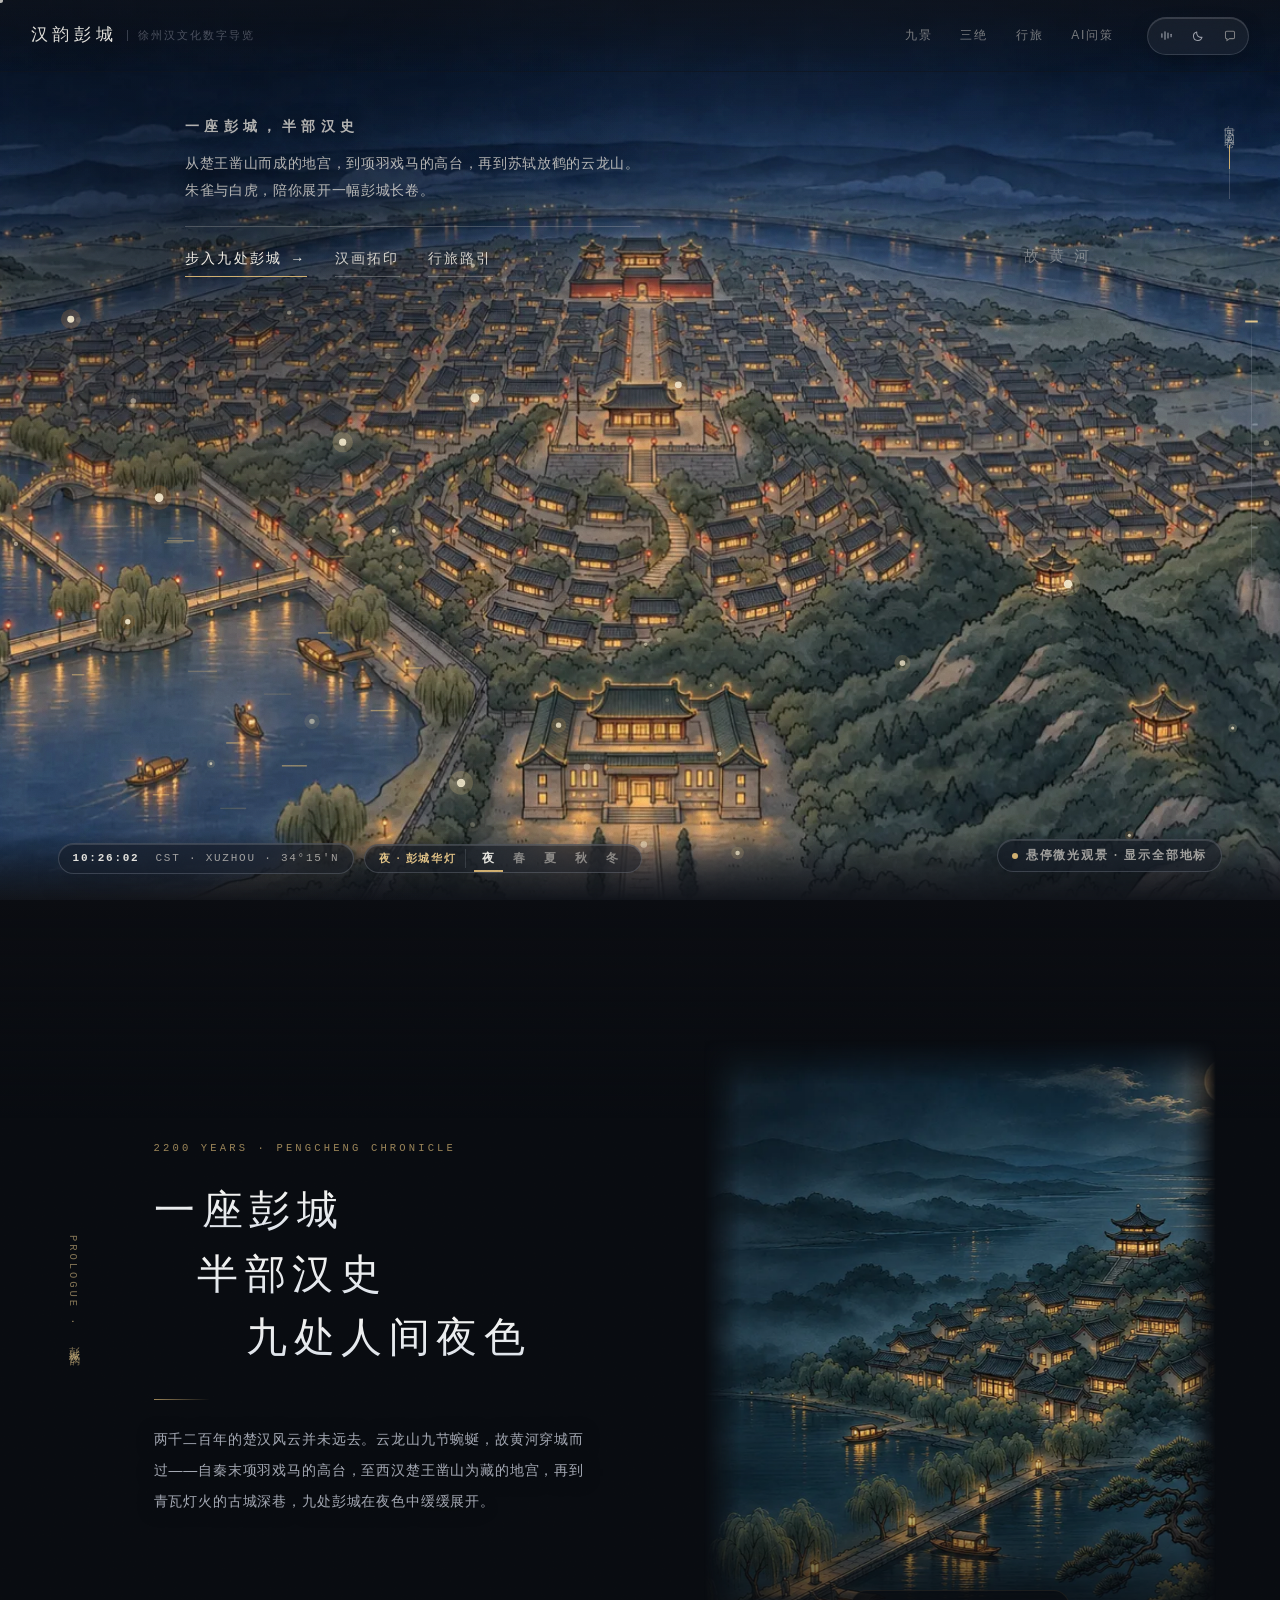
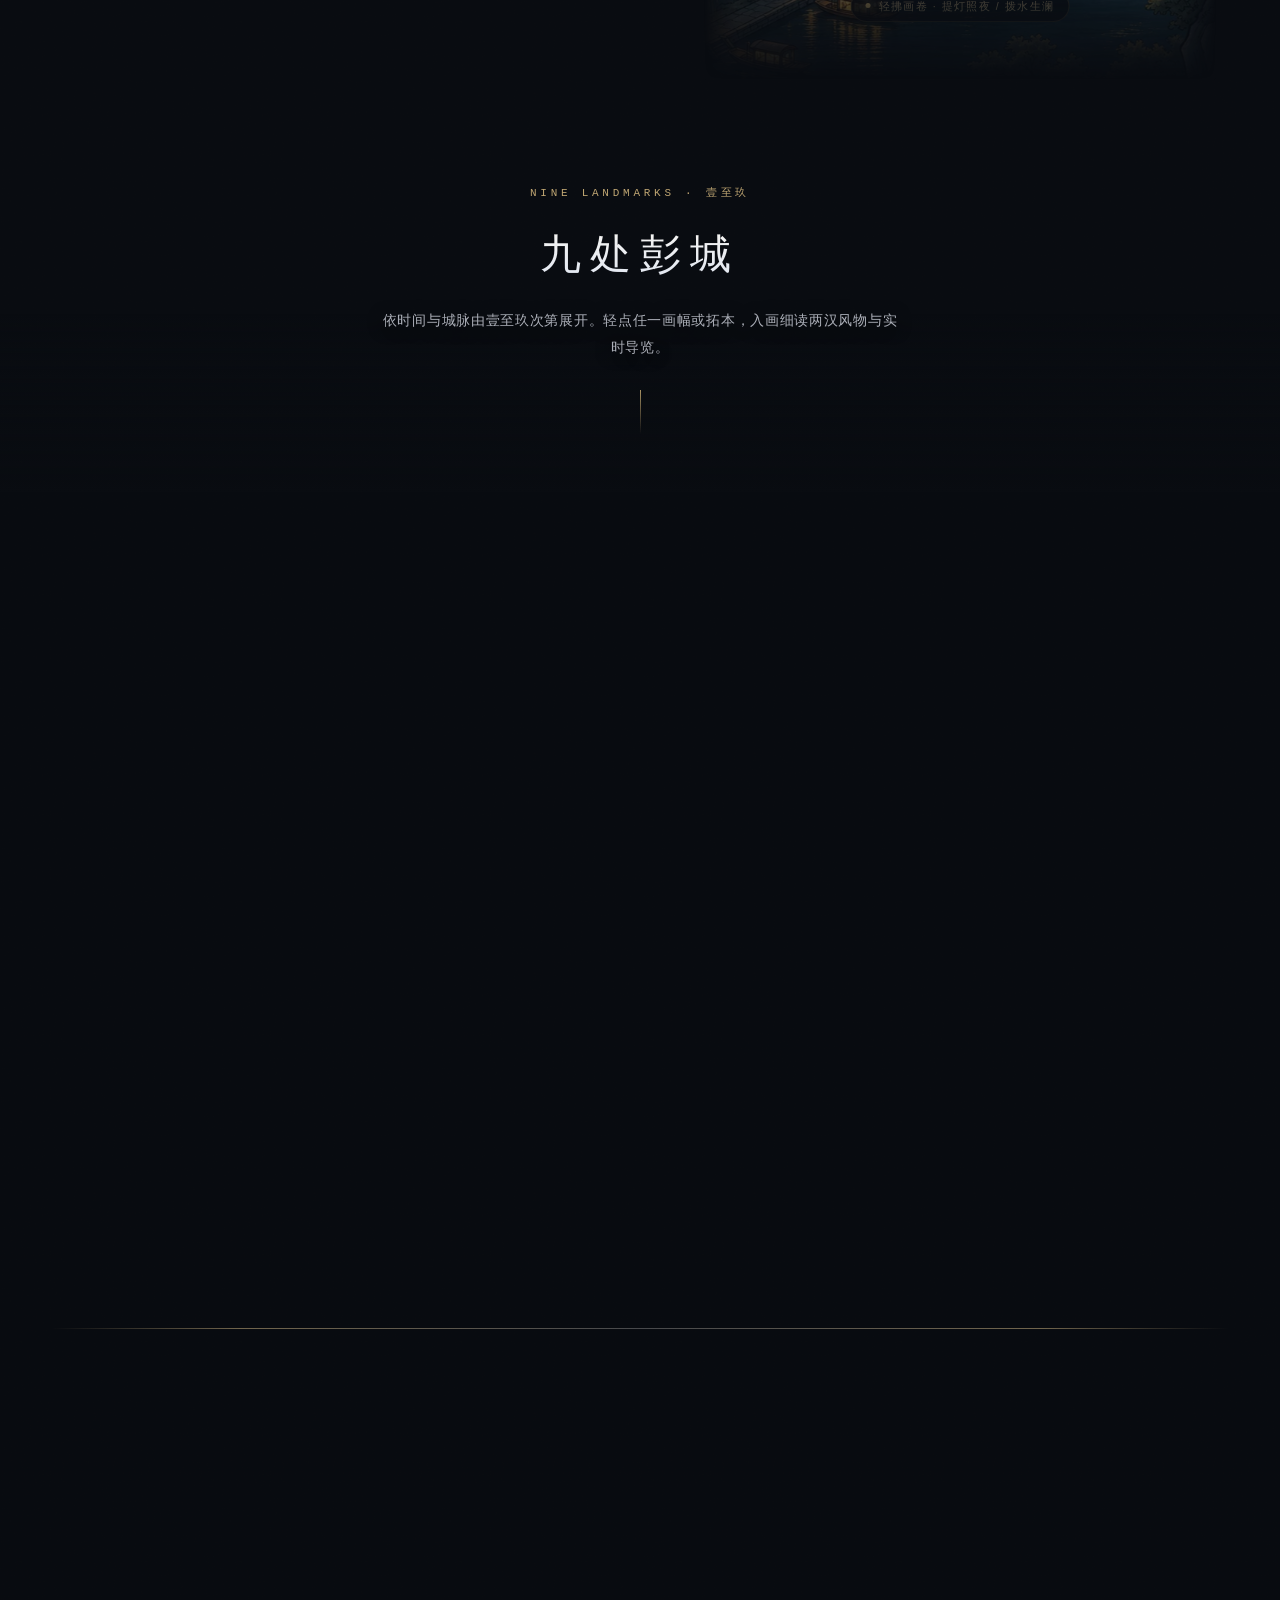
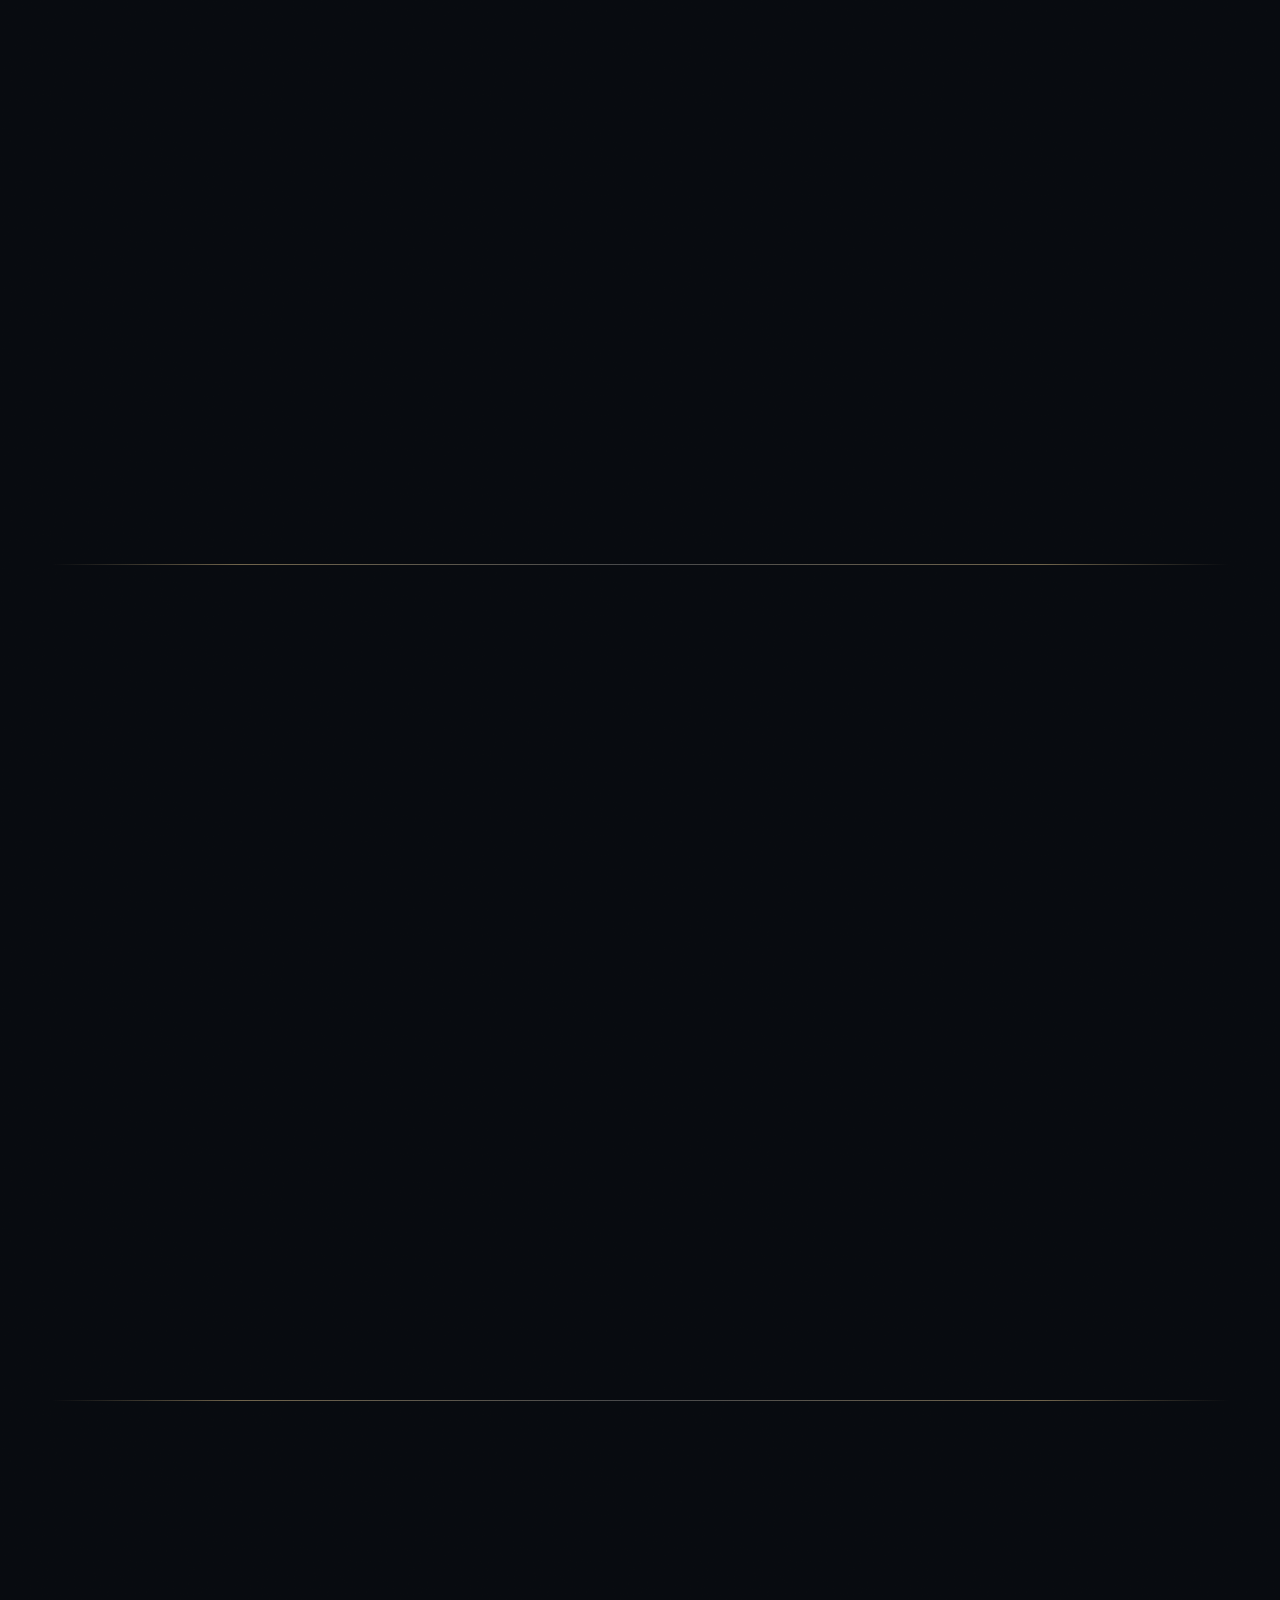
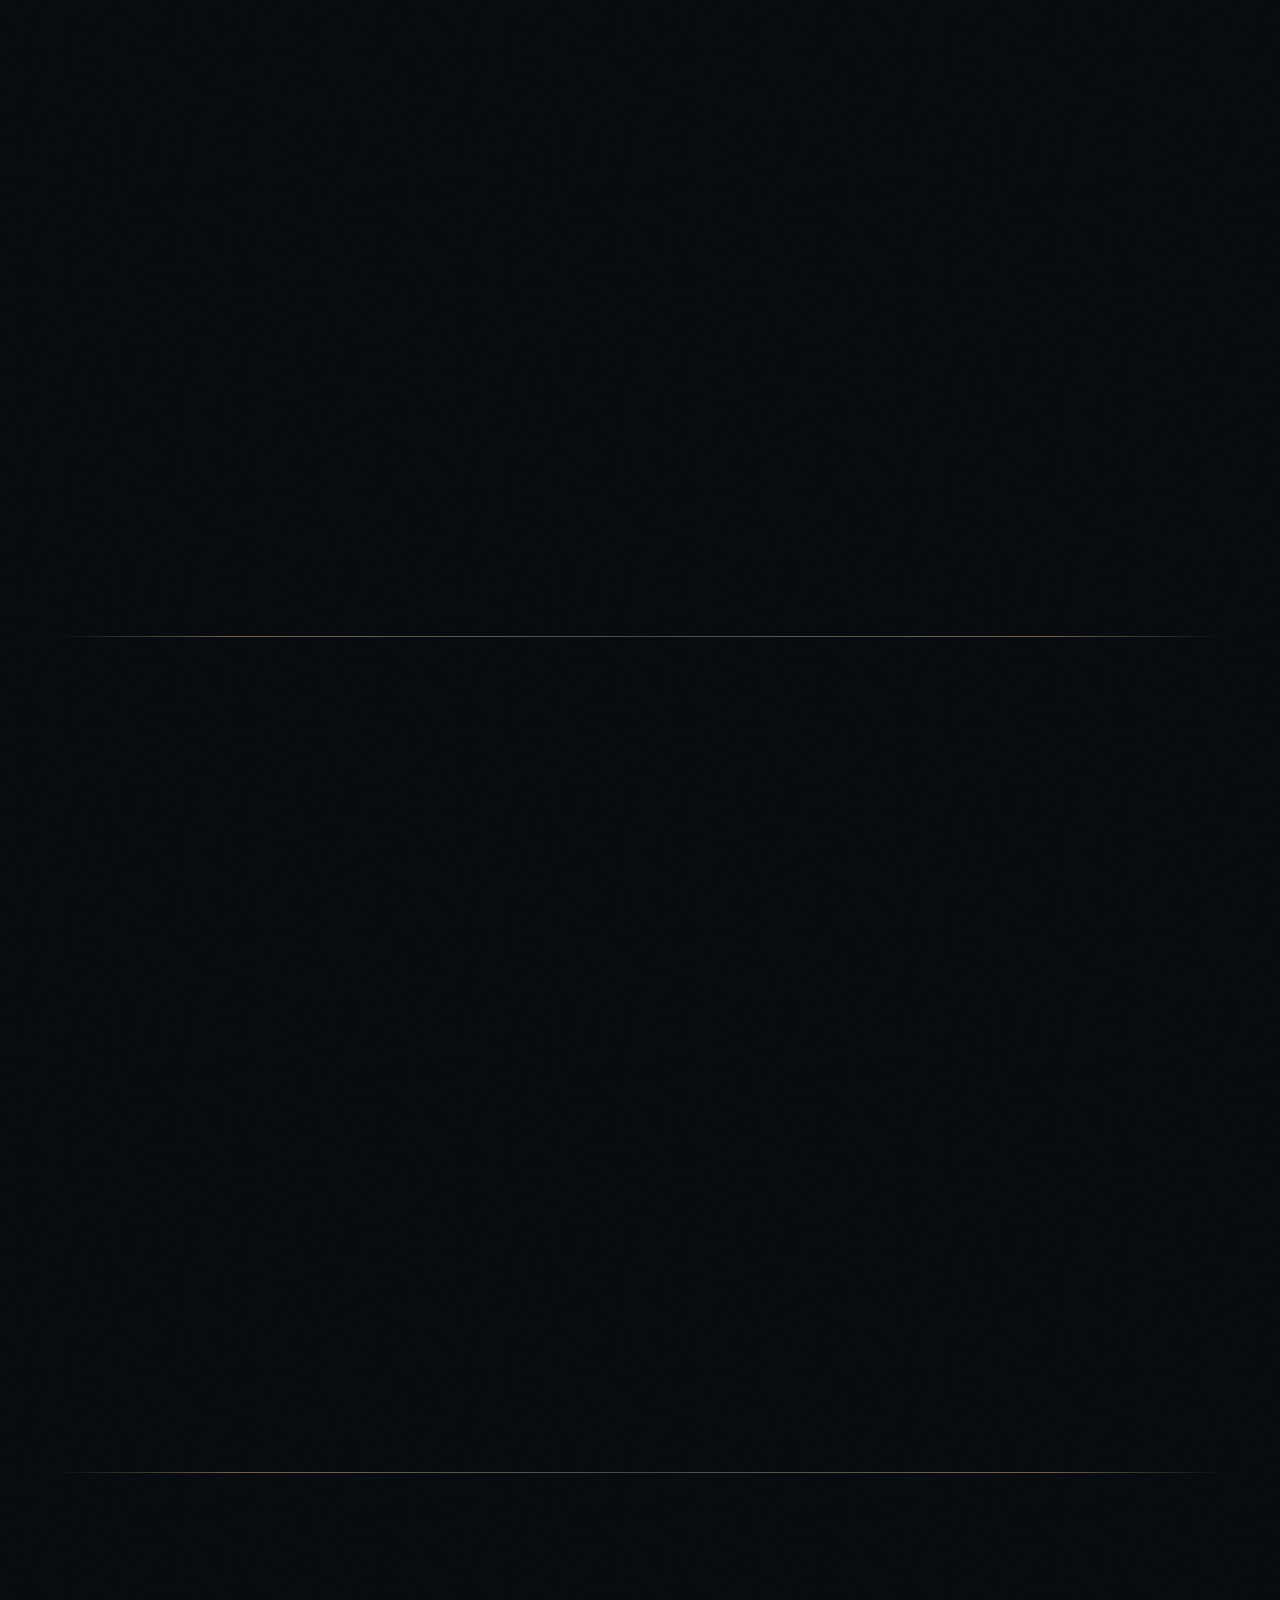
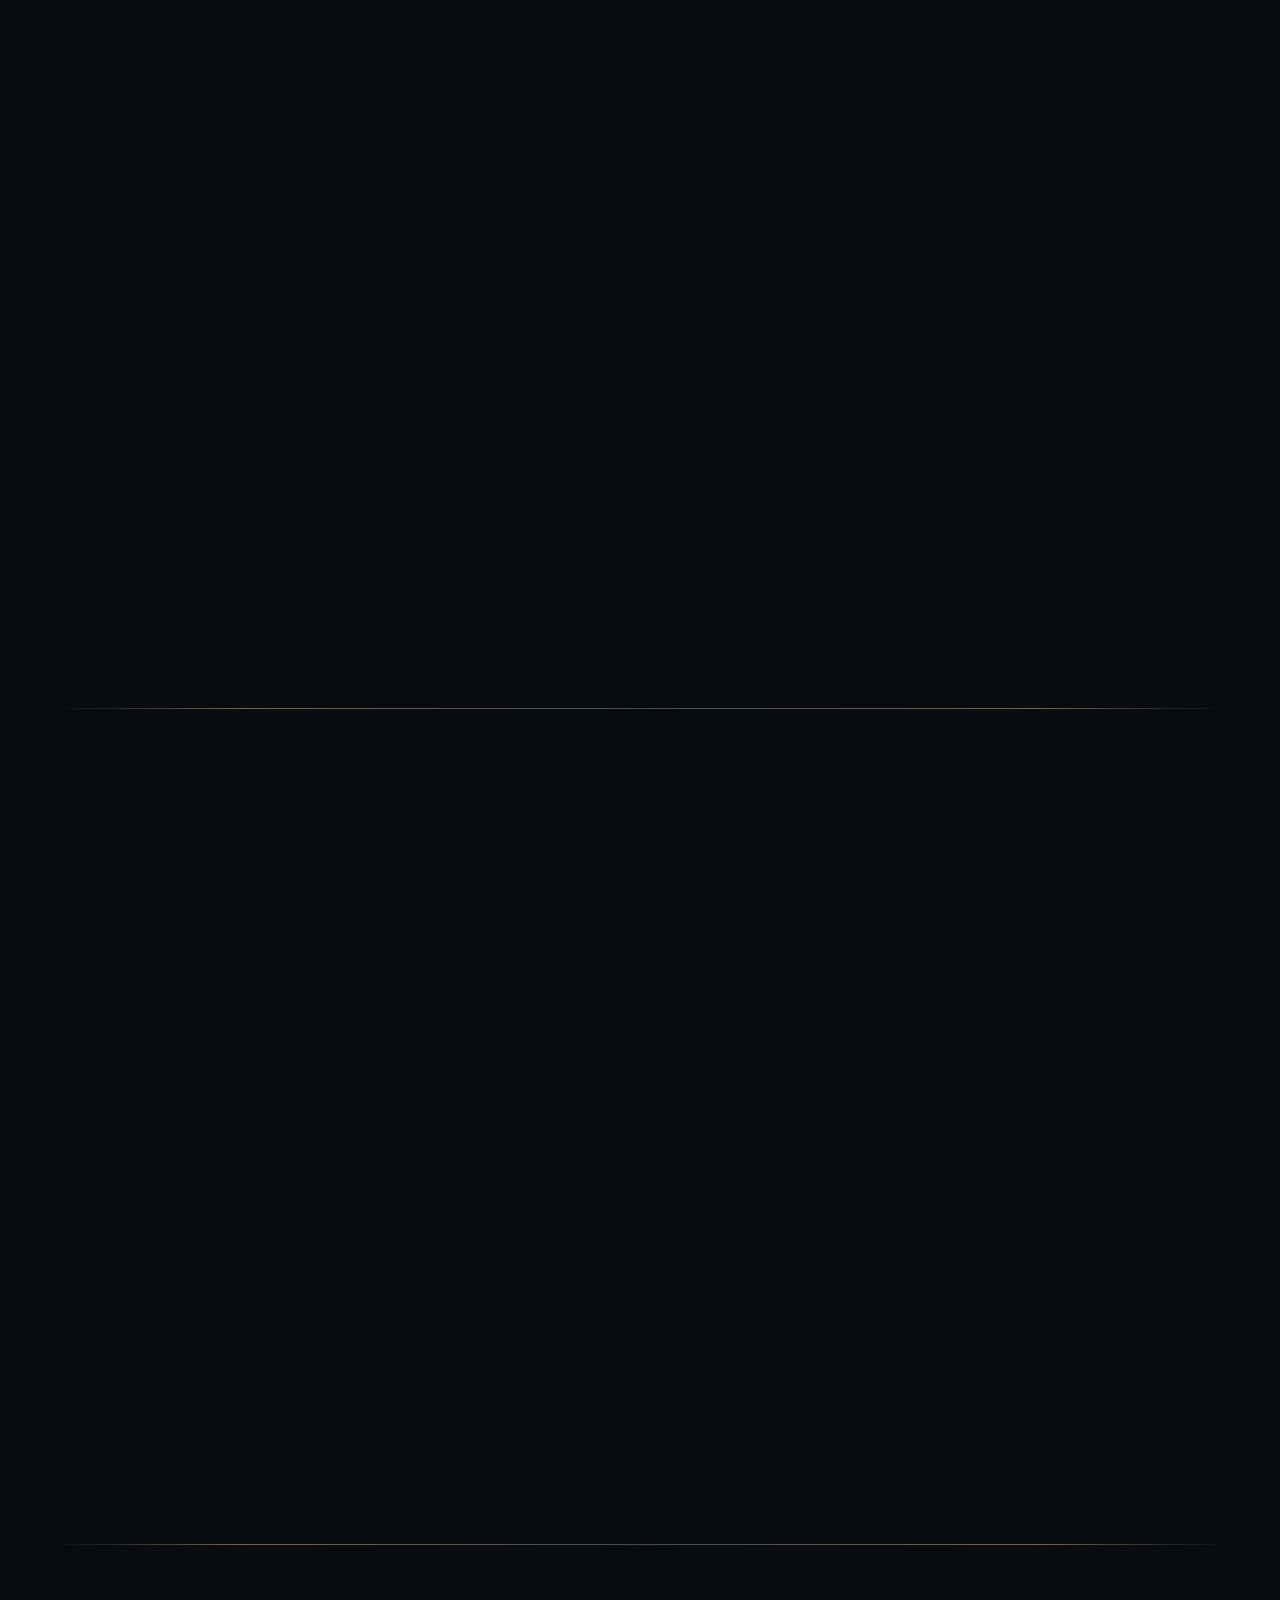
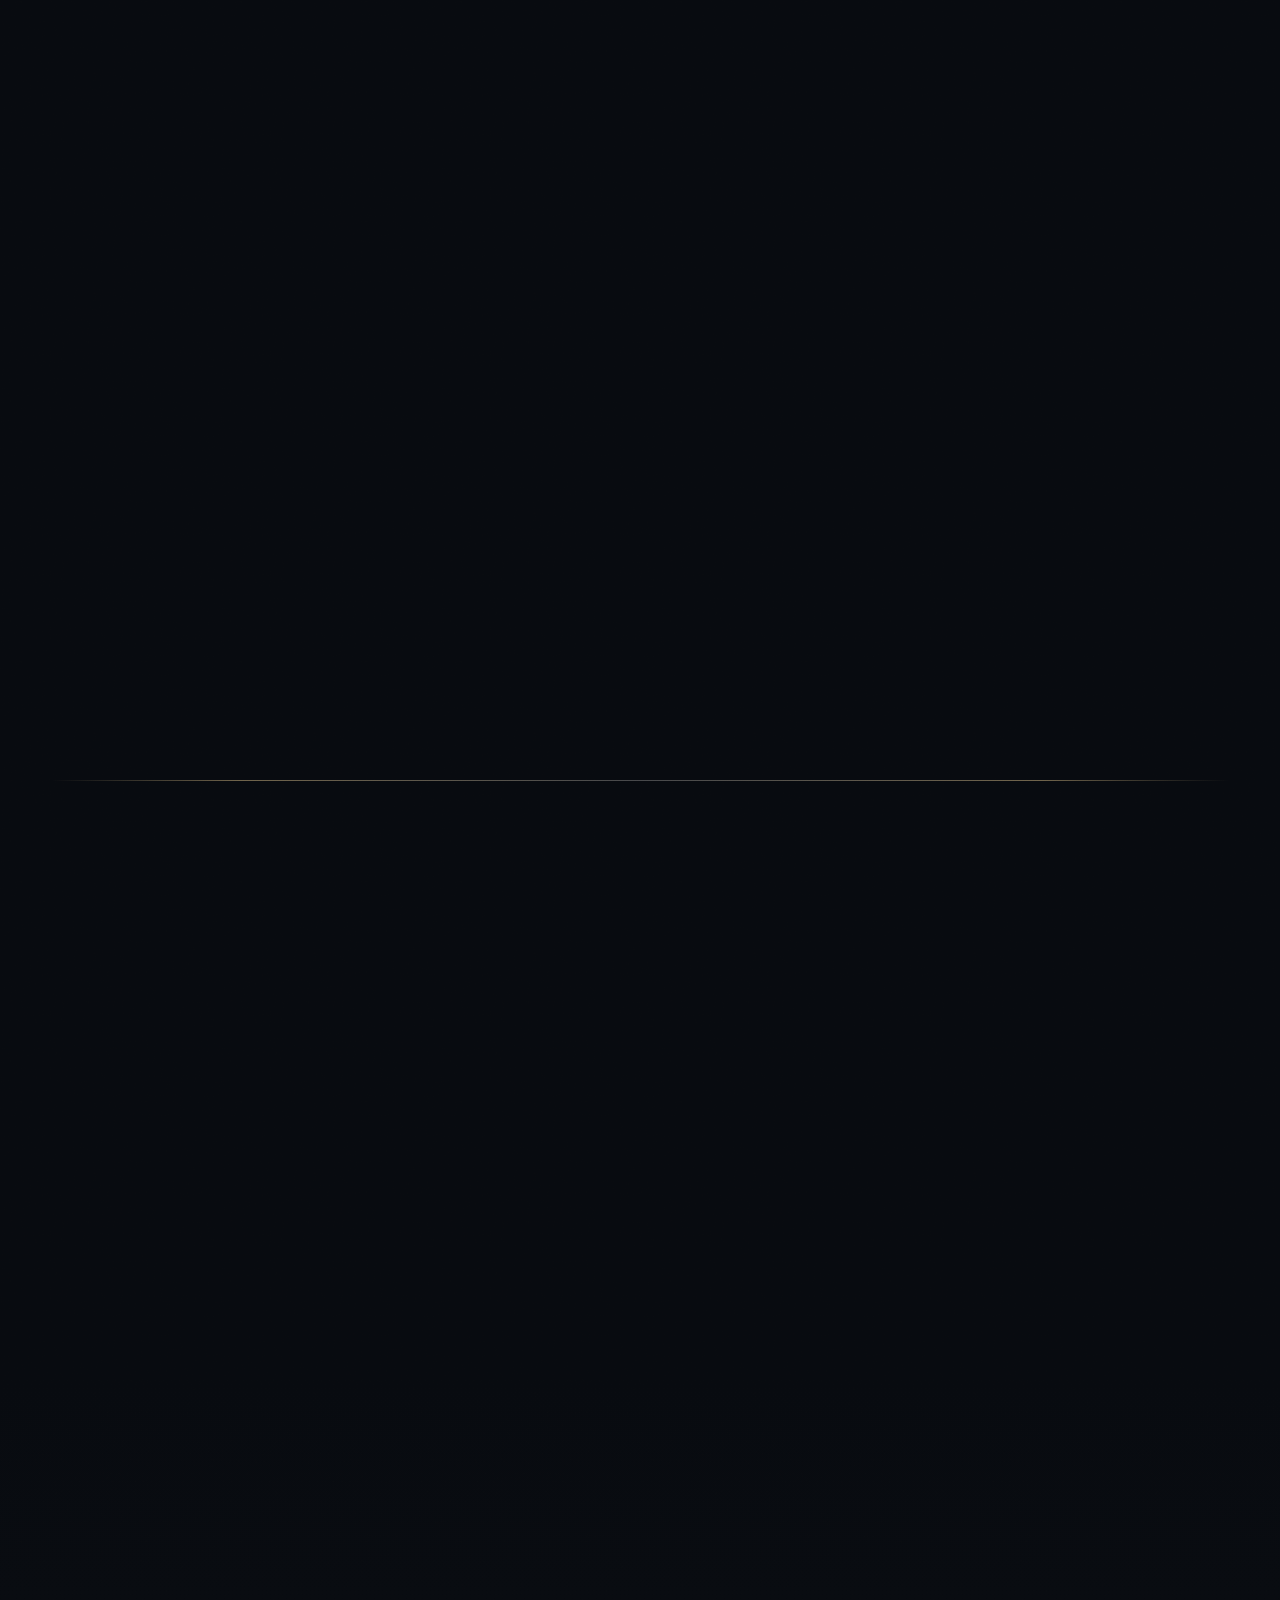
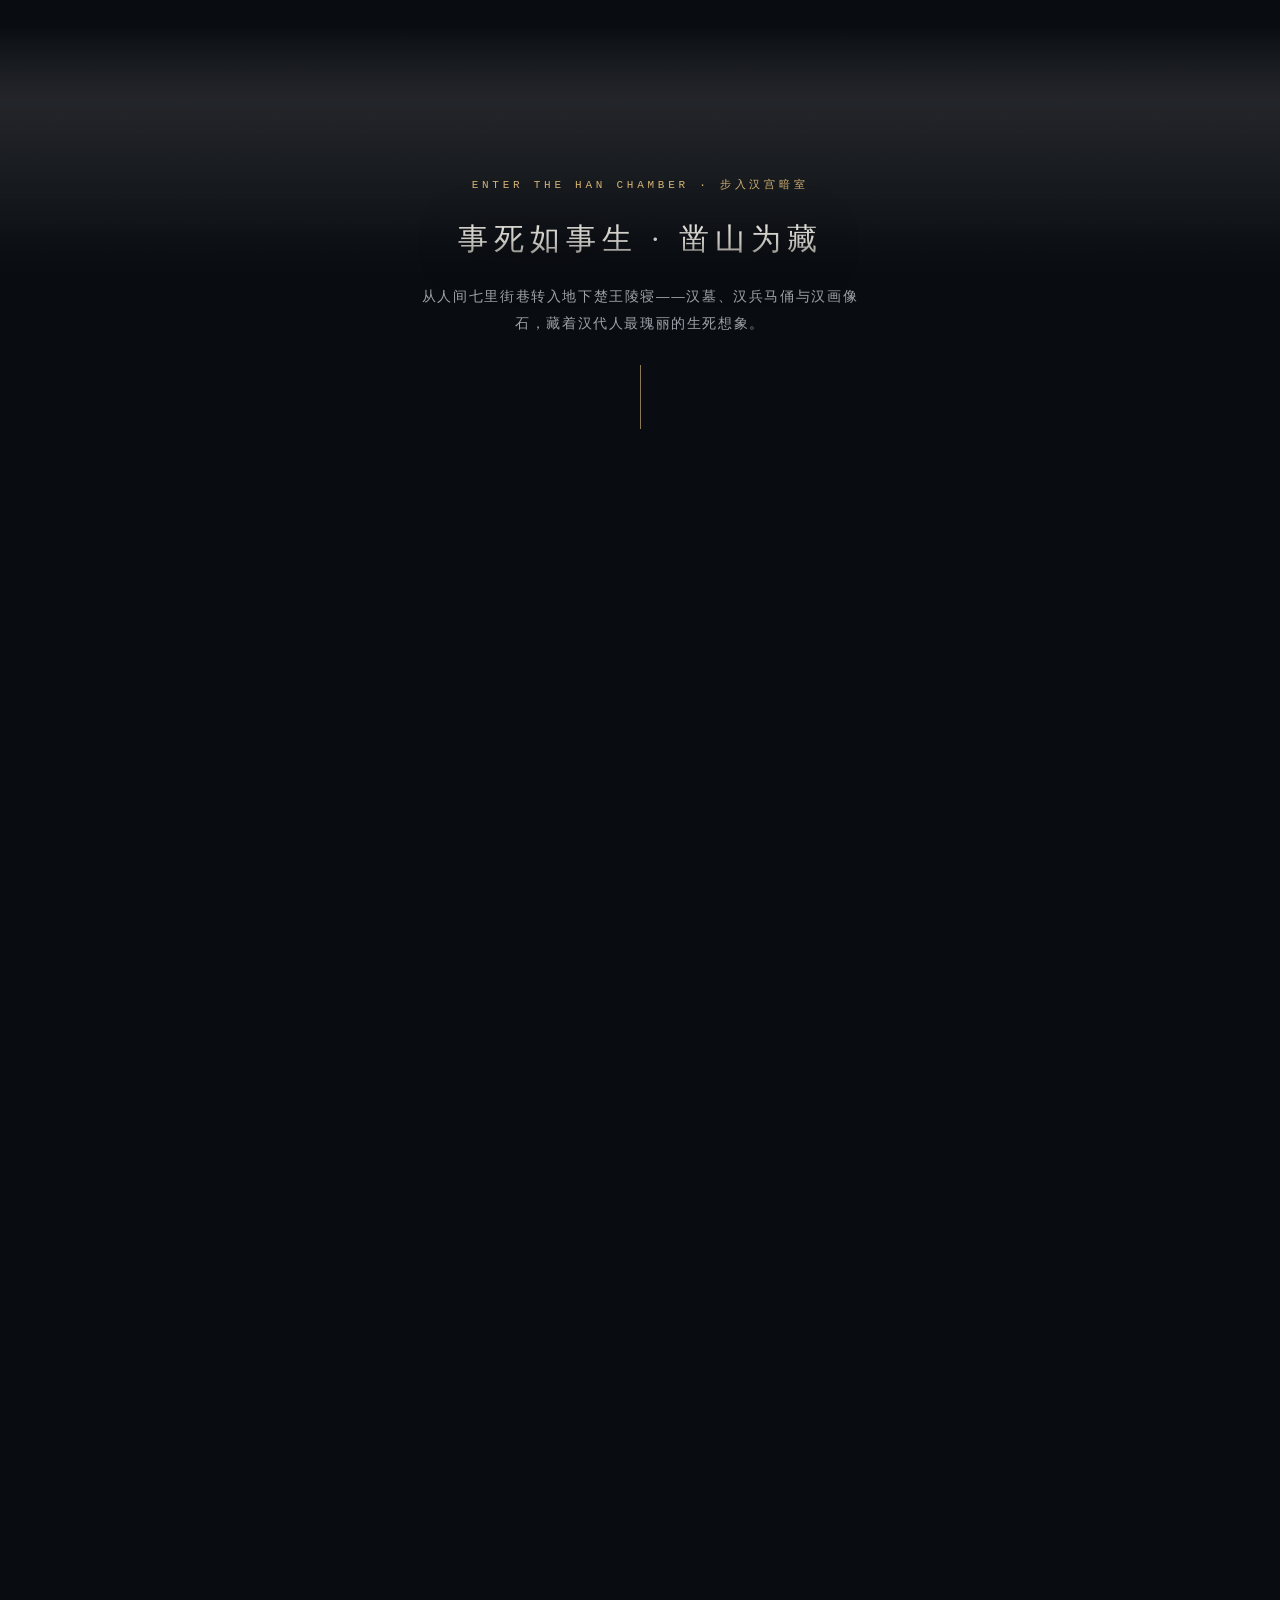
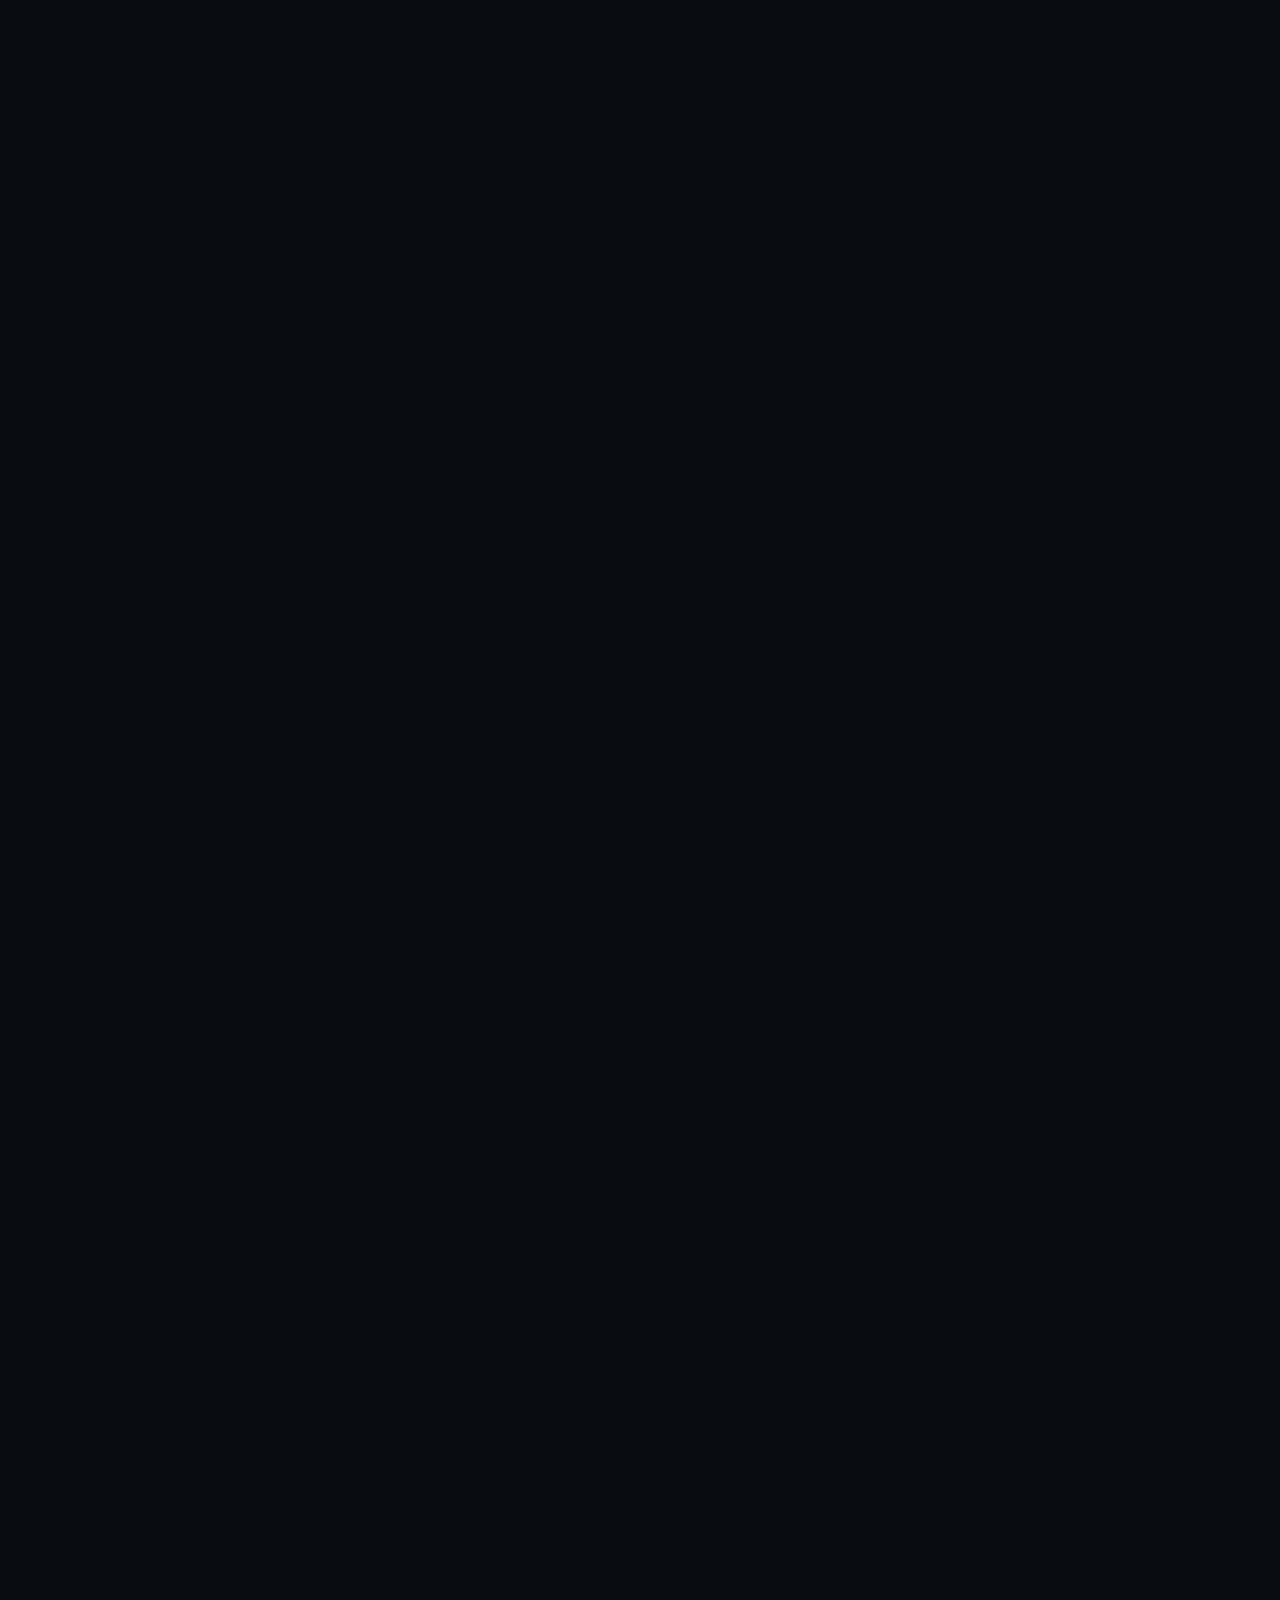
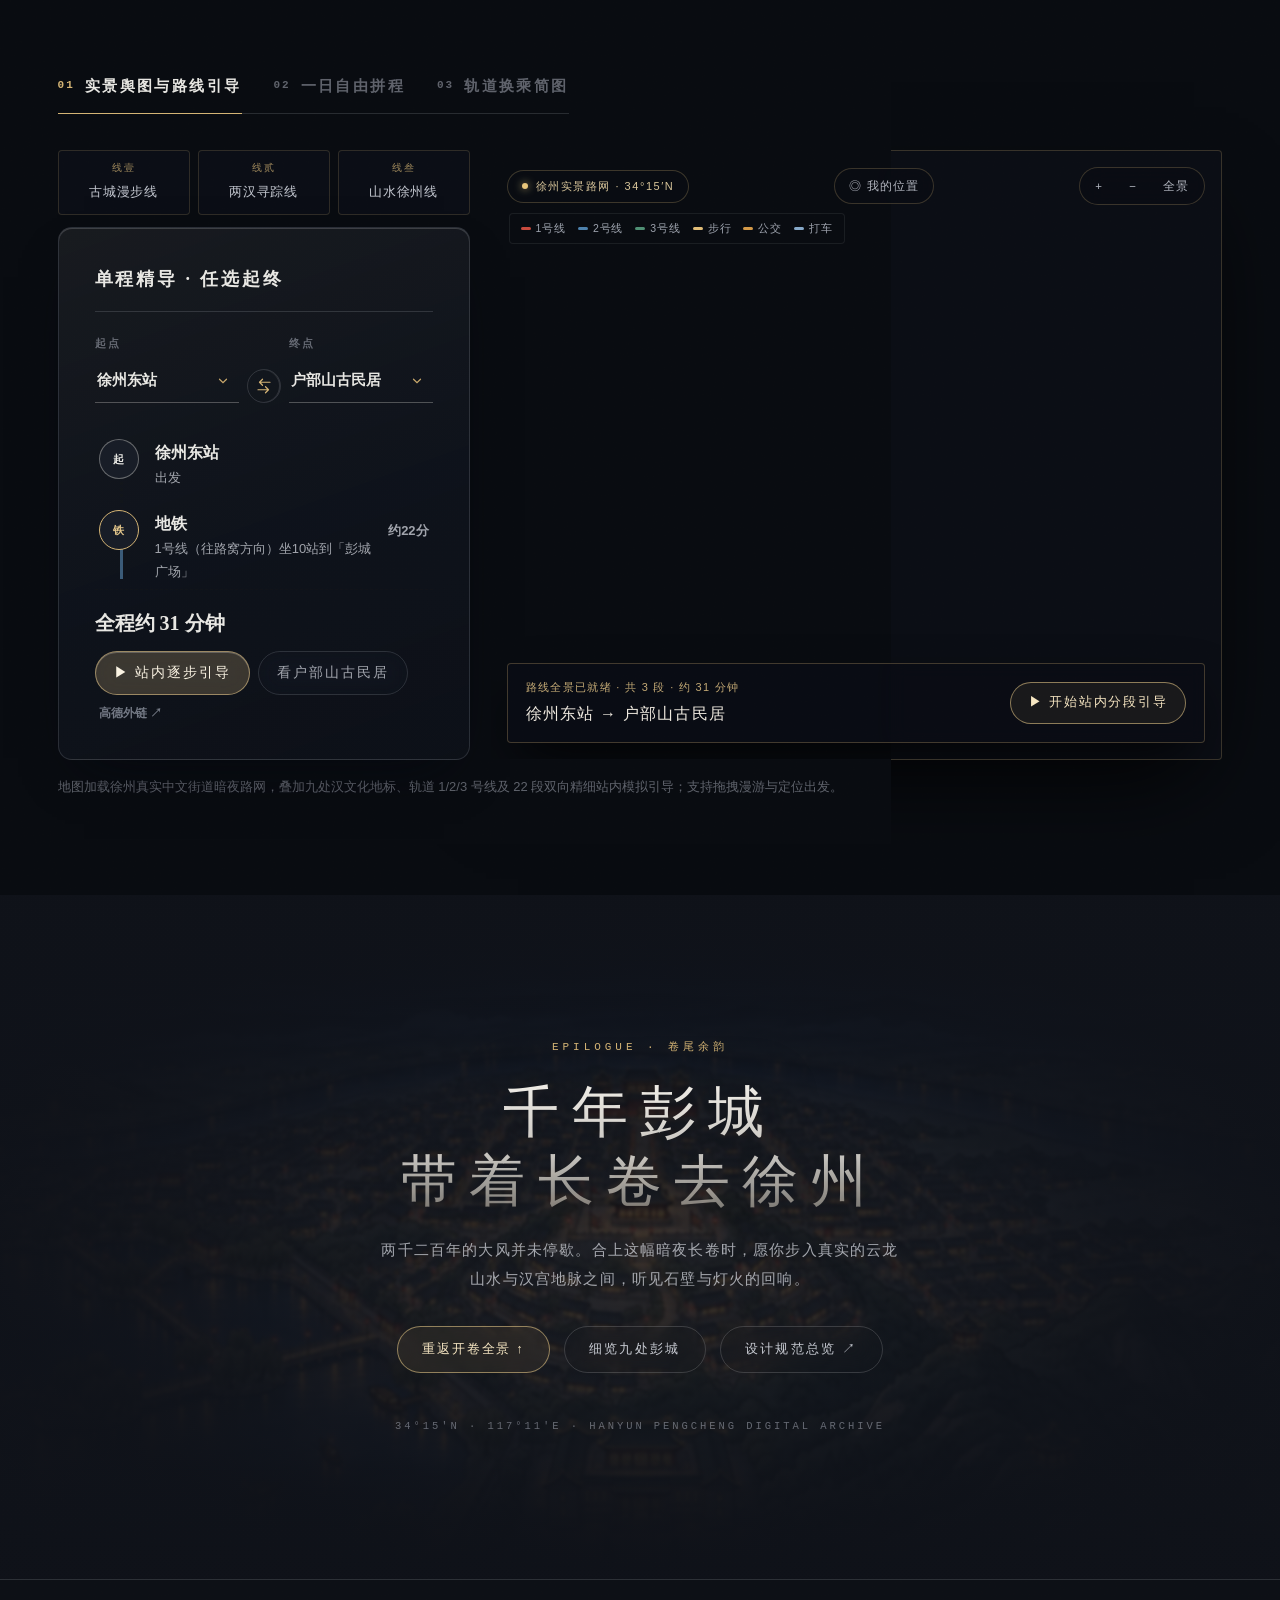
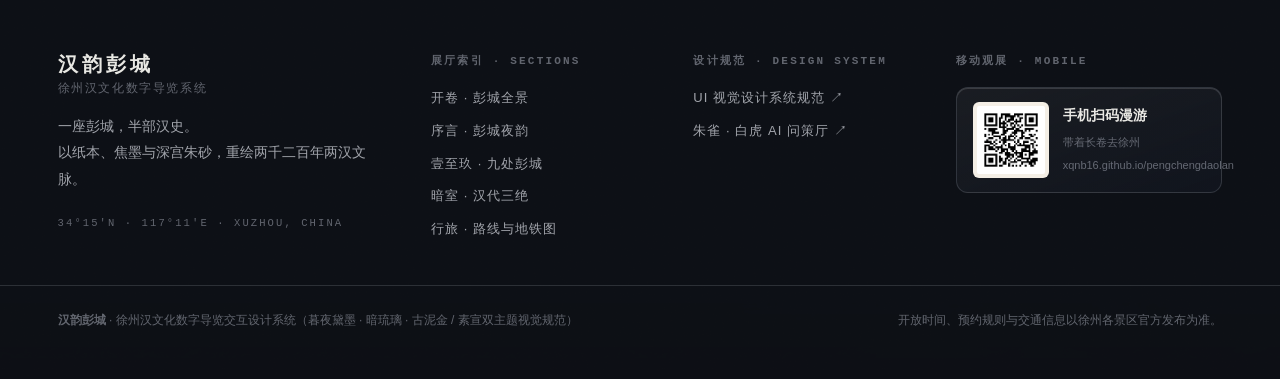
<file: index.html>
<!doctype html>
<html lang="zh-CN" class="theme-obsidian">
<head>
<meta charset="utf-8">
<meta name="viewport" content="width=device-width,initial-scale=1,viewport-fit=cover">
<script>
  (() => {
    const ua = navigator.userAgent;
    const wechat = /MicroMessenger\//i.test(ua) && /Android|iPhone|iPad|iPod/i.test(ua);
    if (wechat) document.documentElement.classList.add('wechat-mobile');
    if (wechat || matchMedia('(hover: none) and (pointer: coarse)').matches) {
      document.documentElement.classList.add('touch-lite');
    }
  })();
</script>
<title>汉韵彭城 · 徐州汉文化数字导览</title>
<meta name="description" content="跟着汉画里的朱雀和白虎，读懂徐州的汉墓、汉兵马俑与汉画像石：九处景点的故事、纹样出处、开放时间与交通。">
<link rel="stylesheet" href="assets/css/style.css?v=11">
<link rel="stylesheet" href="assets/css/v4.css?v=11">
<link rel="stylesheet" href="assets/css/v5.css?v=11">
<link rel="stylesheet" href="assets/css/v6.css?v=11">
<link rel="stylesheet" href="assets/css/v7.css?v=11">
<link rel="stylesheet" href="assets/css/v8.css?v=11">
<link rel="stylesheet" href="assets/css/v9.css?v=11">
<link rel="stylesheet" href="assets/css/v10.css?v=11">
<link rel="stylesheet" href="assets/css/design-system.css?v=12">
<link rel="stylesheet" href="assets/css/editorial-awwwards.css?v=13">
<link rel="stylesheet" href="assets/css/izanami-refinement.css?v=14">
<link rel="stylesheet" href="assets/css/sakazuki-kinetic.css?v=16">
<link rel="stylesheet" href="assets/css/immersive-accents.css?v=21">
<link rel="stylesheet" href="assets/css/craft-motion.css?v=23">
<link rel="stylesheet" href="assets/css/obsidian-glass.css?v=36">
<link rel="stylesheet" href="assets/css/flagship-craft.css?v=37">
<link rel="stylesheet" href="assets/css/ethereal-izanami.css?v=64">
<link rel="stylesheet" href="assets/css/detail-plus.css?v=50">
<link rel="stylesheet" href="assets/css/detail-editorial.css?v=60">
</head>
<body>
<div class="ed-ambient-bg" id="edAmbientBg" aria-hidden="true">
 <div class="ed-amb-stage" id="edAmbStage">
  <img class="ed-amb-img ed-amb-a on" src="assets/img/night/act1_night.webp" alt="">
  <img class="ed-amb-img ed-amb-b" alt="">
 </div>
 <div class="ed-amb-aura" id="edAmbAura"></div>
 <div class="ed-amb-veil" id="edAmbVeil"></div>
 <div class="iz-mist-sweep" id="izMistSweep"></div>
</div>
<div class="iz-scene-hud" id="izSceneHud" aria-hidden="true">
 <i class="iz-hud-dot"></i>
 <span class="iz-hud-reel"><b id="izHudNo">00</b></span>
 <span class="iz-hud-sep">/ 09</span>
 <span class="iz-hud-name" id="izHudName">彭城夜韵</span>
</div>
<div class="ed-preloader" id="edPreloader" aria-hidden="true">
 <div class="ed-pre-inner">
  <img class="ed-pre-seal" src="assets/img/logo-seal.svg" alt="" width="48" height="48">
  <p class="ed-pre-vert">一座彭城 · 半部汉史</p>
 </div>
 <div class="ed-pre-meter"><span class="ed-pre-pct" id="edPrePct">00</span><div class="ed-pre-line"><i id="edPreBar"></i></div><span class="ed-pre-tag">启卷 · XUZHOU</span></div>
</div>
<a class="skip" href="#main">跳到正文</a>
<header class="nav" id="nav">
 <a class="logo" href="#top" aria-label="汉韵彭城 · 徐州汉文化数字导览 首页"><img class="logo-seal" src="assets/img/logo-seal.svg" alt="" width="30" height="30"><span class="lg7"><b>汉韵彭城</b><i aria-hidden="true">·</i><small>徐州汉文化数字导览</small></span></a>
 <nav aria-label="主导航"><ul class="links">
  <li><a href="#sites">九景</a></li><li><a href="#sanjue">三绝</a></li><li><a href="#go">行旅</a></li><li><a href="guide.html">AI问策</a></li><li class="nav-pill-wrap"><div class="nav-glass-pill" role="group" aria-label="观展辅助工具"><button class="nav-ico-btn nav-sound-btn" id="navSoundBtn" type="button" aria-pressed="false" data-tip="古琴声景 · 静" aria-label="开启或关闭古琴环境声景"><svg class="ico-snd" viewBox="0 0 18 18" width="15" height="15" fill="none" stroke="currentColor" stroke-width="1.35" stroke-linecap="round" aria-hidden="true"><line class="b1" x1="3.5" y1="7" x2="3.5" y2="11"/><line class="b2" x1="7.2" y1="4.5" x2="7.2" y2="13.5"/><line class="b3" x1="10.8" y1="6" x2="10.8" y2="12"/><line class="b4" x1="14.5" y1="7.5" x2="14.5" y2="10.5"/></svg><span class="sr-only">声 · 静</span></button><button class="nav-ico-btn nav-theme-btn" id="navThemeBtn" type="button" aria-pressed="true" data-tip="玄夜 · 切素宣" aria-label="切换玄夜暗馆或素宣白昼"><svg class="ico-moon" viewBox="0 0 18 18" width="14" height="14" fill="none" stroke="currentColor" stroke-width="1.35" stroke-linecap="round" stroke-linejoin="round" aria-hidden="true"><path d="M14.2 10.6A5.6 5.6 0 0 1 7.4 3.8a5.6 5.6 0 1 0 6.8 6.8Z"/></svg><svg class="ico-sun" viewBox="0 0 18 18" width="14" height="14" fill="none" stroke="currentColor" stroke-width="1.35" stroke-linecap="round" aria-hidden="true"><circle cx="9" cy="9" r="3"/><path d="M9 2.2v1.6M9 14.2v1.6M2.2 9h1.6M14.2 9h1.6M4.2 4.2l1.1 1.1M12.7 12.7l1.1 1.1M13.8 4.2l-1.1 1.1M5.3 12.7l-1.1 1.1"/></svg><span class="sr-only">玄 · 夜</span></button><a class="nav-ico-btn nav-guide-btn" href="guide.html" data-tip="进入全屏 AI 问策厅" aria-label="进入朱雀白虎全屏 AI 问策网页"><svg viewBox="0 0 18 18" width="14" height="14" fill="none" stroke="currentColor" stroke-width="1.35" stroke-linecap="round" stroke-linejoin="round" aria-hidden="true"><path d="M3.2 4.5a1.5 1.5 0 0 1 1.5-1.5h8.6a1.5 1.5 0 0 1 1.5 1.5v6.4a1.5 1.5 0 0 1-1.5 1.5H8.4L5 15v-2.6h-.3a1.5 1.5 0 0 1-1.5-1.5V4.5Z"/></svg><span class="sr-only">AI 问策</span></a></div></li></ul></nav>
 <button class="askbtn" id="askTop" type="button">问小导游</button>
 <div class="ed-progress" aria-hidden="true"><i id="edProgress"></i></div>
</header>

<main id="main">
<section class="hero kai" id="top" aria-label="首页">
 <div class="kai-paper">
  <div class="pano-wrap" id="panoWrap"><div class="pano" id="pano" role="img" aria-label="手绘徐州全景鸟瞰图（示意）"><img class="pano-img pano-night" src="assets/img/art/pano_night.webp" alt="" draggable="false" loading="eager" decoding="async"><img class="pano-img pano-spring" src="assets/img/art/pano.webp" alt="" draggable="false" loading="lazy" decoding="async"><img class="pano-img pano-summer" src="assets/img/art/pano_summer.webp" alt="" draggable="false" loading="lazy" decoding="async"><img class="pano-img pano-autumn" src="assets/img/art/pano_autumn.webp" alt="" draggable="false" loading="lazy" decoding="async"><img class="pano-img pano-winter" src="assets/img/art/pano_winter.webp" alt="" draggable="false" loading="lazy" decoding="async"><svg class="pano-cloud" viewBox="0 0 1000 200" preserveAspectRatio="none" aria-hidden="true"><path d="M-40 120 C 80 80, 160 140, 260 110 S 420 70, 520 115 S 720 150, 820 105 S 980 80, 1060 118" fill="none" stroke="#FBF6EC" stroke-width="38" stroke-linecap="round" opacity=".75"/></svg><div class="pins" id="pins"></div><span class="river-tag" aria-hidden="true">故黄河</span></div></div>
 </div>
 <div class="roller l" aria-hidden="true"><i></i></div><div class="roller r" aria-hidden="true"><i></i></div>
 <div class="kai-title">
  <div class="tv"><span class="seal-s" aria-hidden="true">汉韵</span><h1 class="serif" aria-label="汉韵彭城">彭城</h1></div>
  <div class="tside"><p class="vline serif">一座彭城，半部汉史</p></div>
  <div class="tdesc"><p>从楚王凿山而成的地宫，到项羽戏马的高台，再到苏轼放鹤的云龙山。<br>朱雀与白虎，陪你展开一幅彭城长卷。</p>
   <div class="cta"><a class="lnk" href="#sites">步入九处彭城 <i>→</i></a><a class="lnk subtle-ink" href="#sanjue">汉画拓印</a><a class="lnk ghost" href="#go">行旅路引</a></div></div>
 </div>
 <div class="ed-scroll-cue" aria-hidden="true"><span>向下阅卷</span><i></i></div>
 <div class="ed-hero-meta-l">
  <div class="ed-live-clock" id="edLiveClock" aria-hidden="true"><b id="edClockTime">--:--:--</b><span>CST · XUZHOU · 34°15′N</span></div>
  <div class="ed-season-bar" id="edSeasonBar" role="group" aria-label="彭城昼夜四时景致">
   <span class="ed-sb-lbl" id="edSeasonPoet" aria-live="polite">夜 · 彭城华灯</span>
   <div class="ed-sb-btns">
    <button type="button" data-s="night" class="on" aria-pressed="true">夜</button>
    <button type="button" data-s="spring" aria-pressed="false">春</button>
    <button type="button" data-s="summer" aria-pressed="false">夏</button>
    <button type="button" data-s="autumn" aria-pressed="false">秋</button>
    <button type="button" data-s="winter" aria-pressed="false">冬</button>
    <i class="ed-sb-ink" id="edSeasonInk" aria-hidden="true"></i>
   </div>
  </div>
 </div>
 <button class="ed-pins-toggle" id="pinsToggle" type="button" aria-pressed="false"><i aria-hidden="true"></i><span>悬停微光观景 · 显示全部地标</span></button>
 <p class="pano-hint" aria-hidden="true">点画中的景点，进去看看</p>
 <img class="kai-zq" src="assets/img/ip/zq_hype.webp" alt="" aria-hidden="true">
</section>

<section class="iz-prologue" id="edPrologue" data-amb="assets/img/ed/mist.jpg" data-hud-no="序" data-hud-name="彭城夜韵 · 序言" data-amb-side="left" data-amb-tint="rgba(148, 172, 196, 0.20)" aria-label="彭城序言">
 <div class="iz-pro-in">
  <span class="iz-vert-tag" aria-hidden="true">PROLOGUE · 彭城夜韵</span>
  <div class="iz-pro-copy">
   <span class="iz-pro-kicker">2200 YEARS · PENGCHENG CHRONICLE</span>
   <h2 class="serif">
    <span class="iz-l1 iz-mask"><i class="iz-line-in">一座彭城</i></span>
    <span class="iz-l2 iz-mask"><i class="iz-line-in">半部汉史</i></span>
    <span class="iz-l3 iz-mask"><i class="iz-line-in">九处人间夜色</i></span>
   </h2>
   <i class="iz-pro-rule" aria-hidden="true"></i>
   <p>两千二百年的楚汉风云并未远去。云龙山九节蜿蜒，故黄河穿城而过——自秦末项羽戏马的高台，至西汉楚王凿山为藏的地宫，再到青瓦灯火的古城深巷，九处彭城在夜色中缓缓展开。</p>
  </div>
  <div class="iz-pro-plates iz-pro-solo" id="izProStage">
   <figure class="iz-pro-back" id="izProPlate">
    <img src="assets/img/night/act1_night.webp" alt="彭城月夜水墨长卷">
    <canvas class="iz-pro-live-cv" id="izProLiveCv" aria-hidden="true"></canvas>
    <span class="iz-pro-cue" aria-hidden="true"><i></i>轻拂画卷 · 提灯照夜 / 拨水生澜</span>
   </figure>
  </div>
 </div>
</section>

<section class="sec sites5 iz-sites" id="sites" aria-label="九处彭城">
 <div class="iz-sites-hd" data-amb="assets/img/ed/mist.jpg" data-hud-no="九景" data-hud-name="壹至玖 · 九处彭城" data-amb-side="center" data-amb-tint="rgba(168, 152, 120, 0.16)">
  <span class="iz-hd-kicker">NINE LANDMARKS · 壹至玖</span>
  <h2 class="serif">九处彭城</h2>
  <p>依时间与城脉由壹至玖次第展开。轻点任一画幅或拓本，入画细读两汉风物与实时导览。</p>
 </div>
 <div class="sgrid iz-gallery" id="sgrid"></div>
</section>

<div class="ed-interlude" id="edInterlude" data-amb="assets/img/ed/mist.jpg" data-hud-no="暗" data-hud-name="步入汉宫暗室" data-amb-side="center" data-amb-tint="rgba(128, 152, 186, 0.20)" aria-hidden="true">
 <span class="ed-int-en">ENTER THE HAN CHAMBER · 步入汉宫暗室</span>
 <h3>事死如事生 · 凿山为藏</h3>
 <p>从人间七里街巷转入地下楚王陵寝——汉墓、汉兵马俑与汉画像石，藏着汉代人最瑰丽的生死想象。</p>
 <i class="ed-int-line"></i>
</div>

<section class="sec sj6" id="sanjue" data-amb="assets/img/ed/lacquer.jpg" data-hud-no="绝" data-hud-name="汉代三绝 · 暗室" data-amb-side="center" data-amb-tint="rgba(196, 138, 72, 0.24)" aria-label="汉代三绝">
 <div class="wrap">
  <div class="sh5"><p class="eye">HAN TREASURES · 汉代三绝</p><h2 class="serif">汉墓 · 汉兵马俑 · 汉画像石</h2><p>徐州的汉代遗存里，这三样最常被并称为“汉代三绝”。轻拂画幅提灯窥地宫与军阵，亲手拓印一张东汉画像石。</p></div>
  <div class="sjg"></div>
 </div>
</section>

<section class="sec go iz-go" id="go" data-amb="assets/img/night/act1_night.webp" data-hud-no="行" data-hud-name="彭城舆图 · 全路线引导" data-amb-side="center" data-amb-tint="rgba(104, 150, 148, 0.20)" aria-label="交通导览">
 <div class="wrap">
  <div class="sh5 iz-go-hd"><p class="eye">WAYFINDING · 彭城流金舆图</p><h2 class="serif">站内实景路线导览</h2><p>按徐州真实地理坐标与轨道脉络绘制。任选起终点、主题精品线或一日多站行程，在网页内直接启动镜头跟飞的分段实景引导。</p></div>
  <div class="go-tabs" id="goTabs" role="tablist" aria-label="行旅视图切换">
   <button type="button" role="tab" class="on" aria-selected="true" data-gtab="plan"><span>01</span>实景舆图与路线引导</button>
   <button type="button" role="tab" aria-selected="false" data-gtab="trip"><span>02</span>一日自由拼程</button>
   <button type="button" role="tab" aria-selected="false" data-gtab="metro"><span>03</span>轨道换乘简图</button>
   <i class="go-tab-ink" id="goTabInk" aria-hidden="true"></i>
  </div>
  <div class="go-pane on" data-gpane="plan">
   <div class="pc-map-shell">
    <div class="pc-map-side">
     <div class="pc-presets" id="pcPresetRoutes" role="group" aria-label="三条精品主题游线">
      <button type="button" data-rid="r1"><span>线壹</span>古城漫步线</button>
      <button type="button" data-rid="r2"><span>线贰</span>两汉寻踪线</button>
      <button type="button" data-rid="r3"><span>线叁</span>山水徐州线</button>
     </div>
     <div class="panel planner">
      <h3 class="serif">单程精导 · 任选起终</h3>
      <div class="ft">
       <label>起点<select id="from"></select></label>
       <button class="swap" id="swap" aria-label="交换起点和终点" title="交换"><svg viewBox="0 0 24 24" width="18" height="18" fill="none" stroke="currentColor" stroke-width="1.6" stroke-linecap="round" stroke-linejoin="round"><path d="M7 4v14M3 14l4 4 4-4M17 20V6M13 10l4-4 4 4"/></svg></button>
       <label>终点<select id="to"></select></label>
      </div>
      <ol class="ticket" id="ticket"></ol>
      <div class="tfoot" id="tfoot"></div>
     </div>
    </div>
    <div class="pc-map-wrap" id="pcMapWrap" aria-label="彭城暗夜流金交互导览地图">
     <canvas id="pcMapCanvas"></canvas>
     <div class="pc-map-bar">
      <div class="pc-map-badge"><i aria-hidden="true"></i><span>徐州实景路网 · 34°15′N</span></div>
      <button type="button" class="pc-map-pill" id="pcLocateBtn">◎ 我的位置</button>
      <div class="pc-zoom-grp" role="group" aria-label="地图缩放">
       <button type="button" id="pcZoomIn" aria-label="放大地图">+</button>
       <button type="button" id="pcZoomOut" aria-label="缩小地图">−</button>
       <button type="button" id="pcResetView" aria-label="重置全景">全景</button>
      </div>
     </div>
     <div class="pc-map-legend" aria-hidden="true">
      <span><i style="background:#C84B3E"></i>1号线</span>
      <span><i style="background:#4E82AD"></i>2号线</span>
      <span><i style="background:#4F8F74"></i>3号线</span>
      <span><i style="background:#E2BE78"></i>步行</span>
      <span><i style="background:#D49A48"></i>公交</span>
      <span><i style="background:#86A9C9"></i>打车</span>
     </div>
     <div class="pc-node-pop" id="pcNodePop" hidden></div>
     <div class="pc-guide-dock" id="pcGuideDock"></div>
    </div>
   </div>
  </div>
  <div class="go-pane" data-gpane="trip">
   <div class="panel builder pc-builder-wide">
    <h3 class="serif">一日拼程 · 自由排期并同步至舆图</h3>
    <p class="hint">轻点地标加入或移出行程，用 ↑ ↓ 调整次序；排好后一键投射到「实景舆图」开启多站连贯引导。</p>
    <div class="chips" id="bPool"></div>
    <label class="bstart"><span>出发枢纽</span><select id="bFrom"></select></label>
    <ol class="blist" id="bList"></ol>
    <div class="bact">
     <button class="btn small" id="bSort">按顺路自动排程</button>
     <button class="btn small red" id="bGuideMap">在地图中全景引导此行程 →</button>
     <button class="btn small ghost dark" id="bClear">清空重选</button>
    </div>
    <div class="bsum" id="bSum"></div>
   </div>
  </div>
  <div class="go-pane" data-gpane="metro">
   <div class="panel metro-wrap"><h3 class="serif">徐州轨道交通 1 / 2 / 3 号线简图</h3><div id="metro"></div></div>
  </div>
  <p class="note">地图加载徐州真实中文街道暗夜路网，叠加九处汉文化地标、轨道 1/2/3 号线及 22 段双向精细站内模拟引导；支持拖拽漫游与定位出发。</p>
 </div>
</section>

<section class="ed-epilogue" id="epilogue" aria-label="卷尾收官">
 <div class="ed-epi-bg" aria-hidden="true"></div>
 <div class="ed-epi-in">
  <span class="ed-epi-kicker">EPILOGUE · 卷尾余韵</span>
  <h2 class="serif">千年彭城<br>带着长卷去徐州</h2>
  <p>两千二百年的大风并未停歇。合上这幅暗夜长卷时，愿你步入真实的云龙山水与汉宫地脉之间，听见石壁与灯火的回响。</p>
  <div class="ed-epi-acts">
   <a class="ed-epi-btn pri" href="#top">重返开卷全景 ↑</a>
   <a class="ed-epi-btn" href="#sites">细览九处彭城</a>
   <a class="ed-epi-btn" href="design-system.html">设计规范总览 ↗</a>
  </div>
  <span class="ed-epi-coord">34°15′N · 117°11′E · HANYUN PENGCHENG DIGITAL ARCHIVE</span>
 </div>
</section>

</main>
<dialog class="abdlg" id="about" aria-labelledby="abdT"><div class="abdh"><h2 class="serif" id="abdT">关于本作品</h2><button type="button" class="abdx" aria-label="关闭">×</button></div><div class="abw"></div></dialog>

<footer class="foot ed-foot">
 <div class="wrap ed-foot-grid">
  <div class="ed-foot-col ed-foot-brand">
   <div class="foot-brand"><img src="assets/img/logo-seal.svg" alt="" width="38" height="38"><div><span>汉韵彭城</span><small>徐州汉文化数字导览系统</small></div></div>
   <p class="ed-foot-poet">一座彭城，半部汉史。<br>以纸本、焦墨与深宫朱砂，重绘两千二百年两汉文脉。</p>
   <span class="ed-foot-coord">34°15′N · 117°11′E · XUZHOU, CHINA</span>
  </div>
  <div class="ed-foot-col">
   <h4>展厅索引 · SECTIONS</h4>
   <ul class="ed-foot-links">
    <li><a href="#top">开卷 · 彭城全景</a></li>
    <li><a href="#edPrologue">序言 · 彭城夜韵</a></li>
    <li><a href="#sites">壹至玖 · 九处彭城</a></li>
    <li><a href="#sanjue">暗室 · 汉代三绝</a></li>
    <li><a href="#go">行旅 · 路线与地铁图</a></li>
   </ul>
  </div>
  <div class="ed-foot-col">
   <h4>设计规范 · DESIGN SYSTEM</h4>
   <nav class="ed-foot-links" aria-label="设计规范">
    <a href="design-system.html">UI 视觉设计系统规范 ↗</a>
    <a href="guide.html">朱雀 · 白虎 AI 问策厅 ↗</a>
   </nav>
  </div>
  <div class="ed-foot-col ed-foot-qr">
   <h4>移动观展 · MOBILE</h4>
   <div class="ed-qr-card"><img src="assets/img/qr.png" alt="手机扫码访问" width="76" height="76" loading="lazy"><div><b>手机扫码漫游</b><span>带着长卷去徐州<br>xqnb16.github.io/pengchengdaolan</span></div></div>
  </div>
 </div>
 <div class="wrap ed-foot-bottom">
  <p><b>汉韵彭城</b> · 徐州汉文化数字导览交互设计系统（暮夜黛墨 · 暗琉璃 · 古泥金 / 素宣双主题视觉规范）</p>
  <p>开放时间、预约规则与交通信息以徐州各景区官方发布为准。</p>
 </div>
</footer>

<div class="detail" id="detail" role="dialog" aria-modal="true" aria-label="景点详情" hidden></div>
<div class="lb" id="lb" role="dialog" aria-modal="true" aria-label="图片查看" hidden></div>

<div class="guide" id="guide">
 <div class="gbub" id="gbub" hidden></div>
 <button class="gav" id="gav" aria-label="打开小导游" aria-expanded="false"><img id="gavImg" src="assets/img/ip/zq_joy.webp" alt=""></button>
 <div class="gpanel" id="gpanel" role="dialog" aria-label="小导游" hidden>
  <div class="ghead"><div class="gwho" role="tablist"><button data-who="zq" aria-selected="true">朱雀</button><button data-who="bh" aria-selected="false">白虎</button></div><button class="gx" id="gx" aria-label="关闭">×</button></div>
  <div class="gmsgs" id="gmsgs" aria-live="polite"></div>
  <div class="gchips" id="gchips"></div>
  <form class="gform" id="gform"><input id="gin" placeholder="问点什么，比如：博物馆要预约吗？" aria-label="输入问题" autocomplete="off"><button class="btn red small">问</button></form>
 </div>
</div>
<nav class="tabbar" aria-label="底部导航"><a href="#edPrologue"><i><svg viewBox="0 0 24 24" aria-hidden="true"><path class="f" d="M6.5 6h11v12h-11z"/><path d="M6.5 6h11v12h-11z"/><path d="M4.5 4.5v15M19.5 4.5v15" stroke-width="2.4"/><path d="M3.5 3h2M3.5 21h2M18.5 3h2M18.5 21h2"/><path d="M8.5 15l2.3-3 1.7 1.7 1.6-2.2 1.7 3.5"/><circle cx="14.6" cy="8.8" r=".9" fill="currentColor" stroke="none"/></svg></i>序言</a><a href="#sites"><i><svg viewBox="0 0 24 24" aria-hidden="true"><path class="f" d="M6 10h12v9H6z"/><path d="M2.5 9.5C6 8.8 9.5 6.5 12 4c2.5 2.5 6 4.8 9.5 5.5"/><path d="M5 10h14M6.5 10v9M17.5 10v9M3.5 19.5h17"/><path d="M10 19.5V15h4v4.5"/></svg></i>九景</a><a href="#sanjue"><i><svg viewBox="0 0 24 24" aria-hidden="true"><circle class="f" cx="12" cy="12" r="8.5"/><circle cx="12" cy="12" r="8.5"/><circle cx="12" cy="12" r="3"/><g fill="currentColor" stroke="none"><circle cx="12" cy="6.2" r=".9"/><circle cx="17" cy="9.2" r=".9"/><circle cx="17" cy="14.8" r=".9"/><circle cx="12" cy="17.8" r=".9"/><circle cx="7" cy="14.8" r=".9"/><circle cx="7" cy="9.2" r=".9"/></g></svg></i>三绝</a><a href="#go"><i><svg viewBox="0 0 24 24" aria-hidden="true"><path d="M6 19.5c0-4.5 12-3 12-8.5" stroke-dasharray="2.2 2.4"/><circle cx="6" cy="19.5" r="1.8"/><path class="f" d="M18 2.8a3.4 3.4 0 0 1 3.4 3.4c0 2.5-3.4 5.6-3.4 5.6s-3.4-3.1-3.4-5.6A3.4 3.4 0 0 1 18 2.8z"/><path d="M18 2.8a3.4 3.4 0 0 1 3.4 3.4c0 2.5-3.4 5.6-3.4 5.6s-3.4-3.1-3.4-5.6A3.4 3.4 0 0 1 18 2.8z"/><circle cx="18" cy="6.2" r="1"/></svg></i>行旅</a><a href="#" id="askTab"><i><svg viewBox="0 0 24 24" aria-hidden="true"><path class="f" d="M4 6a2 2 0 0 1 2-2h12a2 2 0 0 1 2 2v8a2 2 0 0 1-2 2h-6.5L7 20v-4H6a2 2 0 0 1-2-2z"/><path d="M4 6a2 2 0 0 1 2-2h12a2 2 0 0 1 2 2v8a2 2 0 0 1-2 2h-6.5L7 20v-4H6a2 2 0 0 1-2-2z"/><path d="M8 11.2c0-1.6 1.4-2.6 2.9-2.1 1.2.4 1.3 1.9 2.6 1.9 1 0 1.6-.9 1.2-1.7"/></svg></i>导游</a></nav>

<script src="assets/js/data.js?v=11"></script>
<script src="assets/js/asp.js?v=11"></script>
<script src="assets/js/data6.js?v=11"></script>
<script src="assets/js/data7.js?v=11"></script>
<script src="assets/js/app.js?v=64"></script>
<script src="assets/js/pengcheng-map.js?v=64"></script>
<script src="assets/js/guide.js?v=11"></script>
<script src="assets/js/v4.js?v=12"></script>
<script src="assets/js/v6.js?v=60"></script>
<script src="assets/js/v7.js?v=11"></script>
<script src="assets/js/v8.js?v=12"></script>
<script src="assets/js/v10.js?v=11"></script>
<script src="assets/js/editorial-motion.js?v=64"></script>
<script src="assets/js/ethereal-fx.js?v=63"></script>
<script src="assets/js/relic-3d.js?v=60"></script>
<script src="assets/js/detail-plus.js?v=60"></script>
<script src="assets/js/wechat-reading.js?v=64"></script>
</body>
</html>
</file>
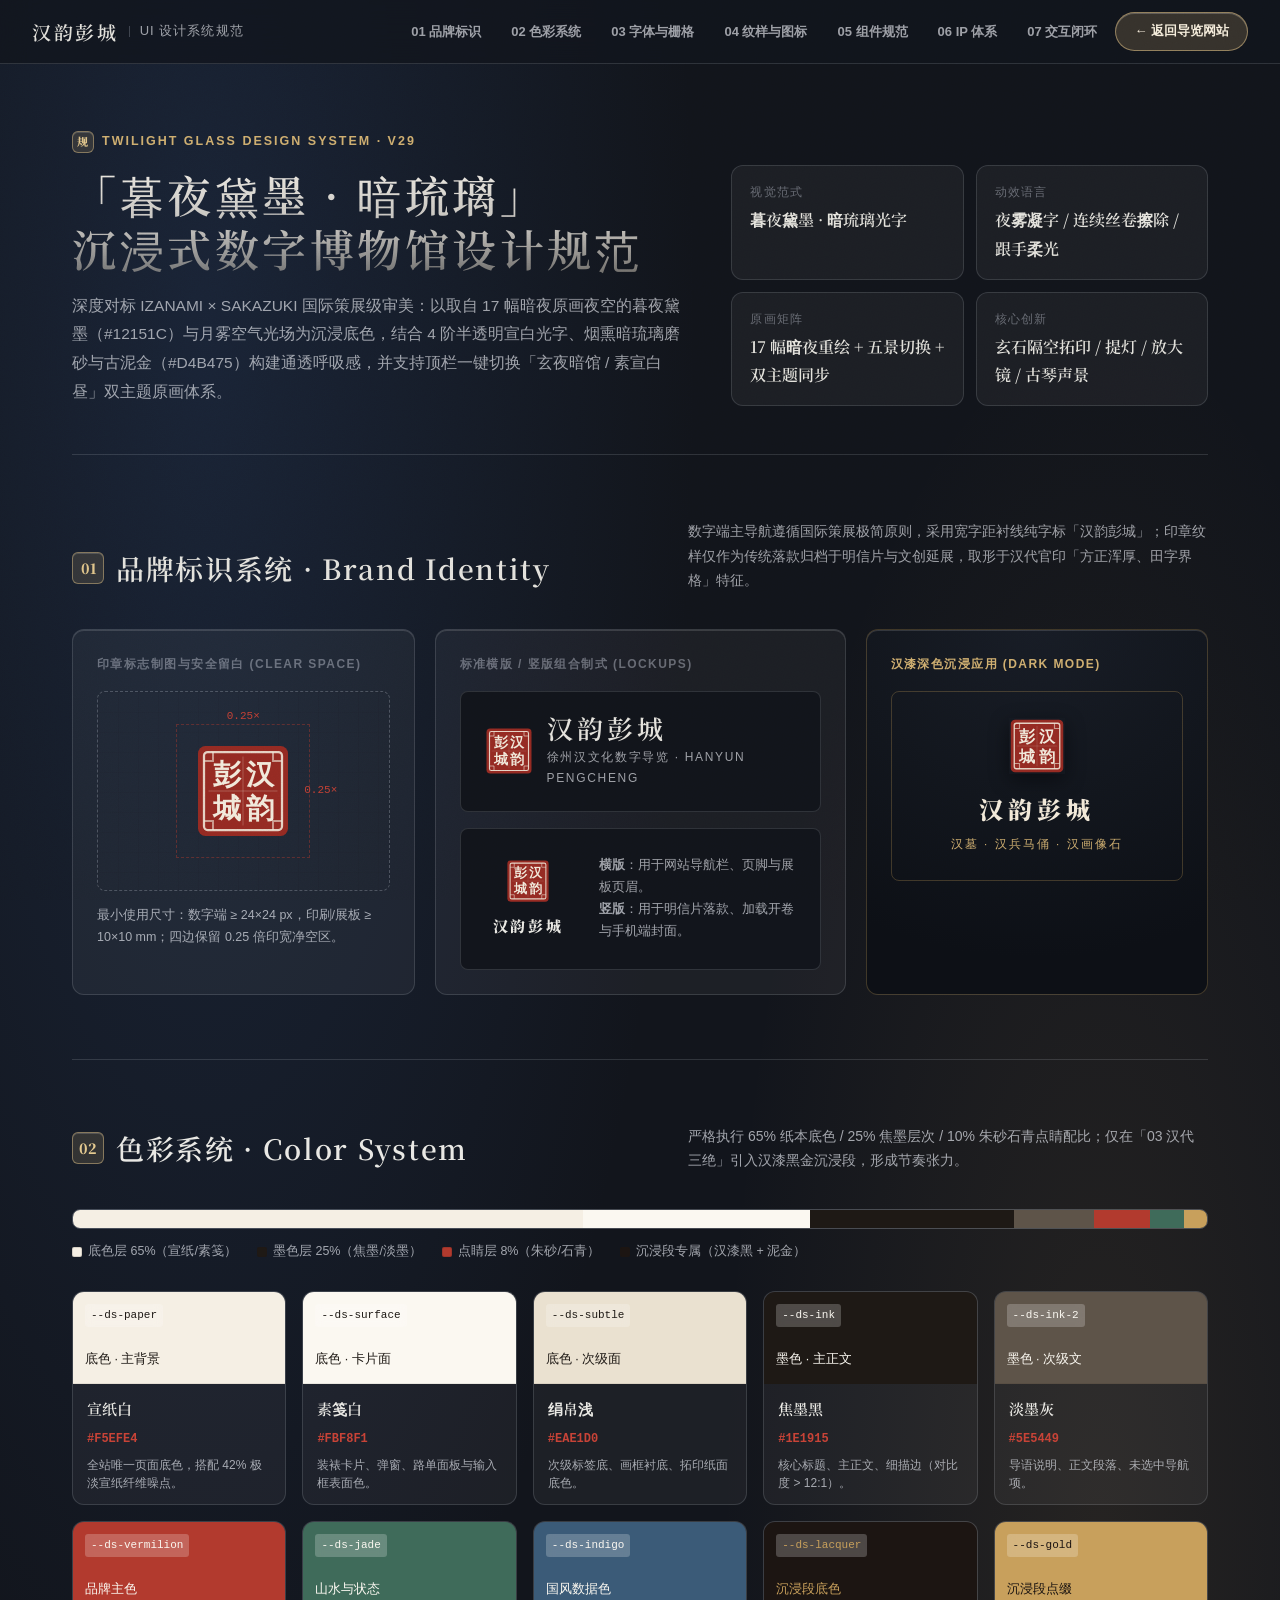
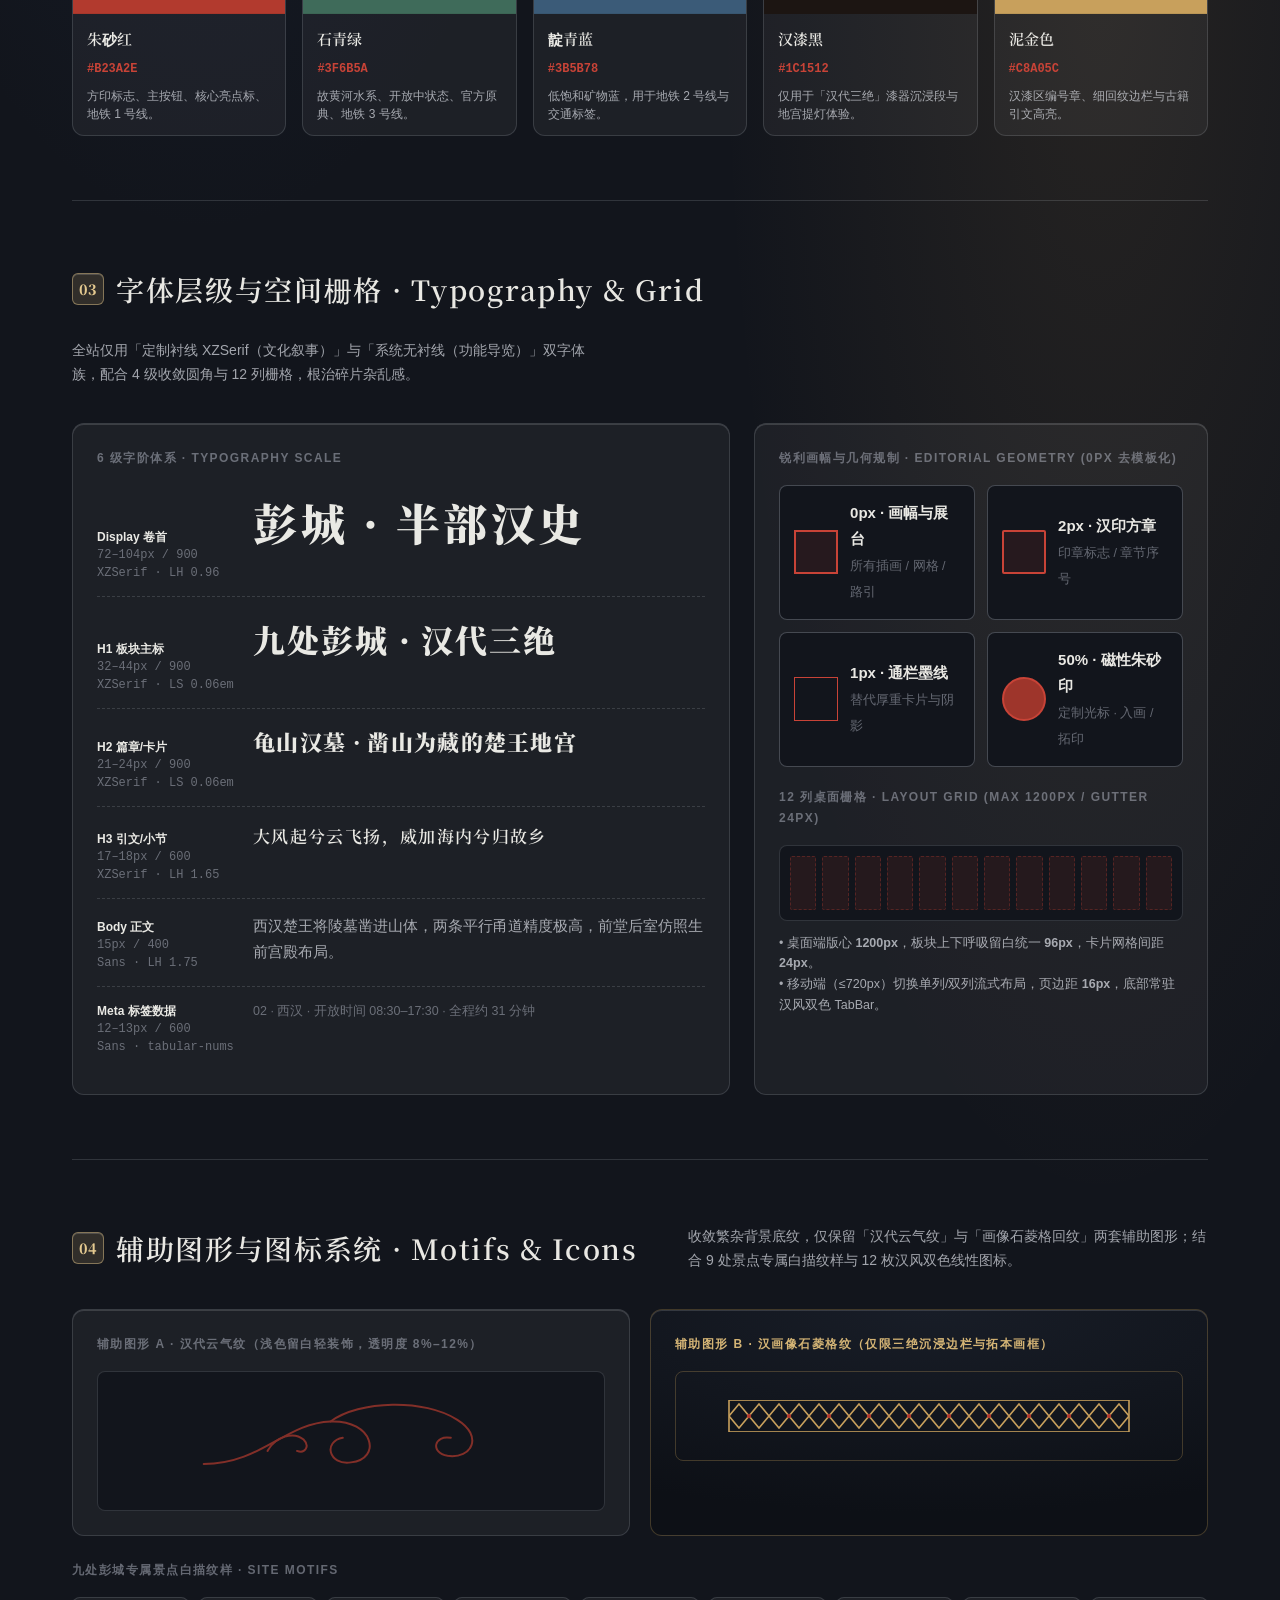
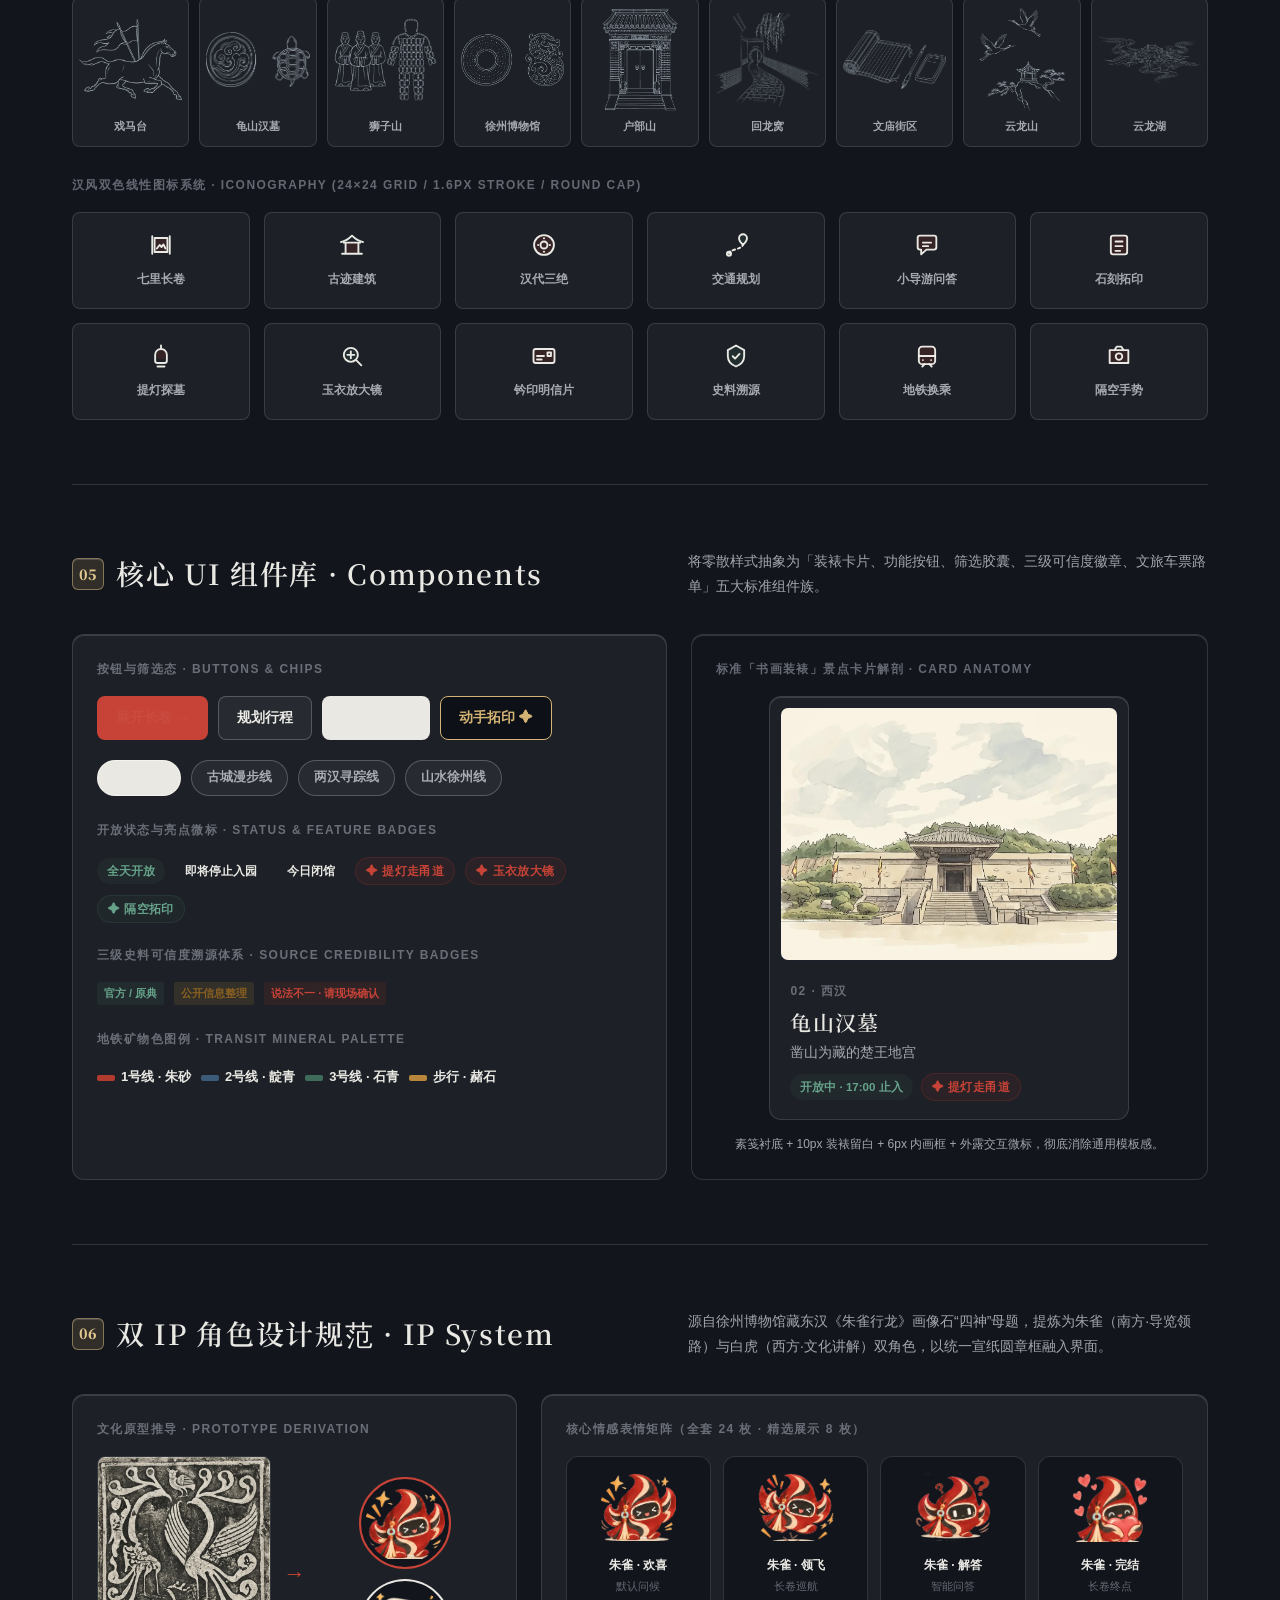
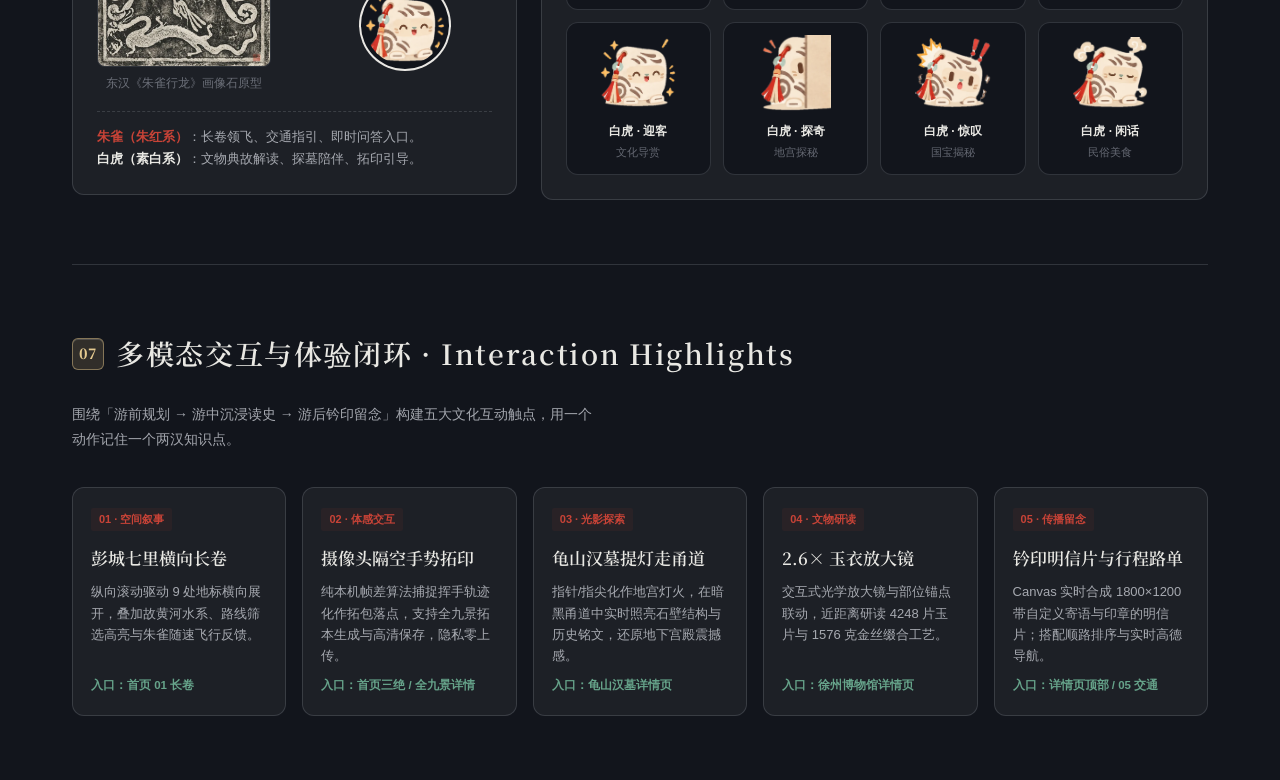
<file: design-system.html>
<!doctype html>
<html lang="zh-CN">
<head>
<meta charset="utf-8">
<meta name="viewport" content="width=device-width,initial-scale=1">
<title>汉韵彭城 · UI 视觉设计系统规范 (Design System)</title>
<link rel="stylesheet" href="assets/css/style.css?v=11">
<link rel="stylesheet" href="assets/css/v4.css?v=11">
<link rel="stylesheet" href="assets/css/design-system.css?v=12">
<style>
  :root {
    --ds-paper: #12151C;
    --ds-surface: rgba(255, 255, 255, 0.048);
    --ds-subtle: #1C2230;
    --ds-ink: rgba(247, 245, 240, 0.94);
    --ds-ink-2: rgba(232, 235, 242, 0.68);
    --ds-ink-3: rgba(214, 220, 234, 0.42);
    --ds-vermilion: #C84337;
    --ds-jade: #66A38A;
    --ds-lacquer: #0D1016;
    --ds-lacquer-2: #181D27;
    --ds-gold: #D4B475;
    --ds-line: rgba(230, 236, 248, 0.14);
    --ds-line-s: rgba(230, 236, 248, 0.24);
    --ds-r-md: 12px;
    --ds-r-sm: 8px;
    --ds-sh-sm: inset 0 1px 0 rgba(255, 255, 255, 0.14);
  }
  h1, h2, h3, .lockup-title { font-weight: 500 !important; }
  .ds-hero h1 {
    background: linear-gradient(180deg, rgba(252,249,242,.96) 0%, rgba(244,240,232,.78) 58%, rgba(216,208,192,.48) 100%);
    -webkit-background-clip: text; color: transparent;
    text-wrap: balance;
  }
  .ds-nav { background: rgba(18, 22, 31, 0.80) !important; }
  .ds-back {
    background: rgba(212, 180, 117, 0.20) !important;
    border: 1px solid rgba(226, 197, 138, 0.56) !important;
    border-radius: 999px !important;
    color: #FAF3E3 !important;
    padding: 7px 18px !important;
    box-shadow: inset 0 1px 0 rgba(255, 255, 255, 0.20);
  }
  .ds-back:hover {
    background: rgba(212, 180, 117, 0.34) !important;
    color: #FFFFFF !important;
  }
  .ds-num {
    background: rgba(212, 180, 117, 0.16) !important;
    border: 1px solid rgba(226, 197, 138, 0.48) !important;
    color: #E5CA90 !important;
    border-radius: 6px !important;
    box-shadow: inset 0 1px 0 rgba(255, 255, 255, 0.16) !important;
  }
  .ds-kicker { color: #D4B475 !important; }
  .ds-nav .logo-seal { display: none !important; }
  .ds-nav .lg7 b { font-size: 16px; letter-spacing: 0.26em; font-weight: 500; }
  .lg7 { display: inline-flex; align-items: center; gap: 10px; }
  .lg7 i { display: inline-block; width: 1px; height: 11px; font-size: 0; color: transparent; background: rgba(230,238,252,0.22); }
  .m9-item img { filter: invert(0.88) brightness(1.06); }
  .icon-cell svg { stroke: var(--ds-ink); }
  .icon-cell svg .f { fill: rgba(212, 180, 117, 0.22); }
  .icon-cell svg .fj { fill: rgba(102, 163, 138, 0.24); }
  body {
    background:
      radial-gradient(60% 42% at 16% 6%, rgba(44, 72, 118, 0.32) 0%, transparent 64%),
      radial-gradient(48% 36% at 86% 28%, rgba(198, 152, 82, 0.11) 0%, transparent 62%),
      var(--ds-paper);
    color: var(--ds-ink); margin: 0; font-family: var(--sans); -webkit-font-smoothing: antialiased;
  }
  html { scrollbar-width: thin; scrollbar-color: rgba(212, 180, 117, 0.34) #0E1118; }
  html::-webkit-scrollbar { width: 6px; }
  html::-webkit-scrollbar-track { background: #0E1118; }
  html::-webkit-scrollbar-thumb { background: rgba(212, 180, 117, 0.28); border-radius: 999px; }
  html::-webkit-scrollbar-thumb:hover { background: rgba(229, 202, 144, 0.62); }
  ::selection { background: rgba(212, 180, 117, 0.32); color: #FAF3E3; }
  .ds-nav {
    position: sticky; top: 0; z-index: 60; height: 64px; padding: 0 32px;
    display: flex; align-items: center; justify-content: space-between;
    background: rgba(245, 239, 228, 0.92); backdrop-filter: blur(16px);
    border-bottom: 1px solid var(--ds-line);
  }
  .ds-nav-links { display: flex; gap: 6px; align-items: center; list-style: none; margin: 0; padding: 0; flex-wrap: wrap; }
  .ds-nav-links a {
    font-size: 13px; font-weight: 600; color: var(--ds-ink-2); text-decoration: none;
    padding: 6px 12px; border-radius: var(--ds-r-sm); transition: .2s;
  }
  .ds-nav-links a:hover { color: var(--ds-vermilion); background: rgba(178,58,46,.06); }
  .ds-back {
    display: inline-flex; align-items: center; gap: 6px; padding: 7px 18px;
    border-radius: 999px; background: rgba(212, 180, 117, 0.22);
    border: 1px solid rgba(226, 197, 138, 0.56); color: #FAF3E3 !important;
    font-size: 13px; font-weight: 600; text-decoration: none;
    box-shadow: inset 0 1px 0 rgba(255, 255, 255, 0.22);
  }
  .ds-back:hover { background: rgba(212, 180, 117, 0.36) !important; color: #FFFFFF !important; }

  .ds-wrap { max-width: 1200px; margin: 0 auto; padding: 0 32px; }
  .ds-hero {
    padding: 64px 0 48px; border-bottom: 1px solid var(--ds-line);
    display: grid; grid-template-columns: 1.3fr 1fr; gap: 40px; align-items: end;
  }
  .ds-kicker {
    display: inline-flex; align-items: center; gap: 8px;
    font-size: 12.5px; font-weight: 700; letter-spacing: .16em; color: var(--ds-vermilion);
    margin-bottom: 14px;
  }
  .ds-hero h1 {
    font-family: var(--serif); font-size: clamp(32px, 3.5vw, 44px);
    font-weight: 500; line-height: 1.24; letter-spacing: .08em; margin: 0 0 16px;
  }
  .ds-hero p { font-size: 15.5px; line-height: 1.85; color: var(--ds-ink-2); margin: 0; }
  .ds-meta-grid {
    display: grid; grid-template-columns: repeat(2, 1fr); gap: 12px;
  }
  .ds-meta-card {
    background: var(--ds-surface); border: 1px solid var(--ds-line);
    border-radius: var(--ds-r-md); padding: 16px 18px;
  }
  .ds-meta-card small { display: block; font-size: 11.5px; color: var(--ds-ink-3); letter-spacing: .1em; margin-bottom: 4px; }
  .ds-meta-card b { font-family: var(--serif); font-size: 16px; color: var(--ds-ink); }

  .ds-sec { padding: 64px 0; border-bottom: 1px solid var(--ds-line); }
  .ds-sec:last-of-type { border-bottom: 0; }
  .ds-head { margin-bottom: 36px; display: flex; justify-content: space-between; align-items: flex-end; gap: 24px; flex-wrap: wrap; }
  .ds-head-l { display: flex; align-items: center; gap: 12px; }
  .ds-num {
    width: 32px; height: 32px; display: grid; place-items: center;
    background: var(--ds-vermilion); color: var(--ds-surface); border-radius: var(--ds-r-seal);
    font-family: var(--serif); font-weight: 900; font-size: 14px;
    box-shadow: inset 0 0 0 1px rgba(251,248,241,.45);
  }
  .ds-head h2 { font-family: var(--serif); font-size: 28px; font-weight: 900; letter-spacing: .06em; margin: 0; }
  .ds-head p { font-size: 14px; color: var(--ds-ink-2); margin: 0; max-width: 520px; }

  .ds-card {
    background: var(--ds-surface); border: 1px solid var(--ds-line);
    border-radius: var(--ds-r-md); padding: 24px; box-shadow: var(--ds-sh-sm);
  }
  .ds-card.dark {
    background: radial-gradient(110% 90% at 50% 0%, var(--ds-lacquer-2), var(--ds-lacquer));
    border-color: var(--ds-line-gold); color: #F5ECD9;
  }
  .ds-label {
    font-size: 12px; font-weight: 700; letter-spacing: .12em; color: var(--ds-ink-3);
    text-transform: uppercase; margin: 0 0 16px;
  }
  .ds-card.dark .ds-label { color: var(--ds-gold); }

  /* 01 Brand */
  .brand-grid { display: grid; grid-template-columns: 1fr 1.2fr 1fr; gap: 20px; }
  .seal-stage {
    position: relative; height: 200px; display: grid; place-items: center;
    background-image:
      linear-gradient(to right, rgba(30,25,21,.05) 1px, transparent 1px),
      linear-gradient(to bottom, rgba(30,25,21,.05) 1px, transparent 1px);
    background-size: 20px 20px; border-radius: var(--ds-r-sm); border: 1px dashed var(--ds-line-s);
  }
  .seal-guide { position: relative; padding: 18px; border: 1px dashed rgba(178,58,46,.45); }
  .seal-guide span {
    position: absolute; font-size: 11px; color: var(--ds-vermilion); font-family: monospace;
  }
  .seal-guide .g-top { top: -18px; left: 50%; transform: translateX(-50%); }
  .seal-guide .g-right { right: -28px; top: 50%; transform: translateY(-50%); }
  .lockup-h { display: flex; align-items: center; gap: 14px; padding: 22px 24px; background: var(--ds-paper); border-radius: var(--ds-r-sm); border: 1px solid var(--ds-line); }
  .lockup-v { display: flex; flex-direction: column; align-items: center; gap: 10px; padding: 20px; }
  .lockup-title { font-family: var(--serif); font-size: 26px; font-weight: 900; letter-spacing: .16em; line-height: 1.1; }
  .lockup-sub { font-size: 12px; letter-spacing: .14em; color: var(--ds-ink-2); margin-top: 4px; }

  /* 02 Colors */
  .ratio-bar {
    height: 20px; border-radius: var(--ds-r-sm); overflow: hidden;
    display: flex; border: 1px solid var(--ds-line-s); margin-bottom: 12px;
  }
  .ratio-legend { display: flex; gap: 20px; flex-wrap: wrap; font-size: 12.5px; color: var(--ds-ink-2); margin-bottom: 28px; }
  .ratio-legend span { display: inline-flex; align-items: center; gap: 6px; }
  .ratio-legend i { width: 10px; height: 10px; border-radius: 2px; display: inline-block; border: 1px solid rgba(30,25,21,.15); }
  .swatch-grid { display: grid; grid-template-columns: repeat(5, 1fr); gap: 16px; }
  .swatch {
    background: var(--ds-surface); border: 1px solid var(--ds-line);
    border-radius: var(--ds-r-md); overflow: hidden; box-shadow: var(--ds-sh-sm);
  }
  .swatch-top {
    height: 92px; padding: 12px; display: flex; flex-direction: column; justify-content: space-between;
    border-bottom: 1px solid rgba(30,25,21,.08);
  }
  .swatch-top code {
    font-size: 11px; padding: 2px 6px; border-radius: 3px; width: fit-content;
    background: rgba(255,255,255,.22); backdrop-filter: blur(4px);
  }
  .swatch-body { padding: 12px 14px; }
  .swatch-body b { display: block; font-family: var(--serif); font-size: 15px; margin-bottom: 2px; }
  .swatch-body .hex { font-family: monospace; font-size: 12px; color: var(--ds-vermilion); font-weight: 700; }
  .swatch-body p { font-size: 12px; color: var(--ds-ink-2); margin: 6px 0 0; line-height: 1.5; }

  /* 03 Type & Grid */
  .type-grid { display: grid; grid-template-columns: 1.45fr 1fr; gap: 24px; }
  .type-row {
    display: grid; grid-template-columns: 140px 1fr; gap: 16px; align-items: baseline;
    padding: 14px 0; border-bottom: 1px dashed var(--ds-line);
  }
  .type-row:last-child { border-bottom: 0; }
  .type-meta { font-size: 12px; color: var(--ds-ink-3); font-family: monospace; line-height: 1.5; }
  .type-meta b { display: block; color: var(--ds-ink); font-family: var(--sans); }
  .radius-grid { display: grid; grid-template-columns: repeat(2, 1fr); gap: 12px; margin-bottom: 20px; }
  .rad-box {
    background: var(--ds-paper); border: 1px solid var(--ds-line-s); padding: 14px;
    display: flex; align-items: center; gap: 12px; border-radius: var(--ds-r-sm);
  }
  .rad-sample {
    width: 44px; height: 44px; background: rgba(178,58,46,.12);
    border: 2px solid var(--ds-vermilion); flex: none;
  }
  .grid-demo {
    display: grid; grid-template-columns: repeat(12, 1fr); gap: 6px;
    height: 76px; padding: 10px; background: var(--ds-paper);
    border: 1px solid var(--ds-line); border-radius: var(--ds-r-sm);
  }
  .grid-demo i {
    background: rgba(178,58,46,.12); border: 1px dashed rgba(178,58,46,.35);
    border-radius: 2px; display: block;
  }

  /* 04 Motifs & Icons */
  .motif-pair { display: grid; grid-template-columns: 1fr 1fr; gap: 20px; margin-bottom: 24px; }
  .motif-9 { display: grid; grid-template-columns: repeat(9, 1fr); gap: 10px; margin-bottom: 28px; }
  .m9-item {
    background: var(--ds-surface); border: 1px solid var(--ds-line);
    border-radius: var(--ds-r-sm); padding: 10px 6px; text-align: center;
  }
  .m9-item img { width: 100%; aspect-ratio: 1/1; object-fit: contain; display: block; margin-bottom: 6px; opacity: .88; }
  .m9-item span { font-size: 11px; color: var(--ds-ink-2); display: block; font-weight: 600; }

  .icon-grid { display: grid; grid-template-columns: repeat(6, 1fr); gap: 14px; }
  .icon-cell {
    background: var(--ds-surface); border: 1px solid var(--ds-line);
    border-radius: var(--ds-r-sm); padding: 18px 10px; text-align: center;
    display: flex; flex-direction: column; align-items: center; gap: 10px;
  }
  .icon-cell svg {
    width: 28px; height: 28px; stroke: var(--ds-ink); stroke-width: 1.6;
    fill: none; stroke-linecap: round; stroke-linejoin: round;
  }
  .icon-cell svg .f { fill: rgba(178,58,46,.16); stroke: none; }
  .icon-cell svg .fj { fill: rgba(63,107,90,.18); stroke: none; }
  .icon-cell span { font-size: 12px; color: var(--ds-ink-2); font-weight: 600; }

  /* 05 Components */
  .comp-grid { display: grid; grid-template-columns: 1.15fr 1fr; gap: 24px; }
  .btn-row { display: flex; flex-wrap: wrap; gap: 10px; align-items: center; margin-bottom: 20px; }
  .ds-btn {
    display: inline-flex; align-items: center; gap: 6px; padding: 9px 18px;
    border-radius: var(--ds-r-sm); font-size: 13.5px; font-weight: 700; cursor: pointer;
    border: 1px solid transparent; font-family: inherit;
  }
  .ds-btn.pri { background: var(--ds-vermilion); color: var(--ds-surface); }
  .ds-btn.outline { background: var(--ds-surface); color: var(--ds-ink); border-color: var(--ds-line-s); }
  .ds-btn.ink { background: var(--ds-ink); color: var(--ds-surface); }
  .ds-btn.lacq { background: var(--ds-lacquer); color: var(--ds-gold); border-color: var(--ds-gold); }
  .ds-btn.pill { border-radius: var(--ds-r-pill); padding: 6px 15px; font-size: 12.5px; background: var(--ds-surface); border-color: var(--ds-line-s); color: var(--ds-ink-2); }
  .ds-btn.pill.on { background: var(--ds-ink); color: var(--ds-surface); border-color: var(--ds-ink); }
  .badge-row { display: flex; flex-wrap: wrap; gap: 10px; align-items: center; }

  /* 06 IP */
  .ip-layout { display: grid; grid-template-columns: 1fr 1.5fr; gap: 24px; align-items: start; }
  .ip-proto { display: grid; grid-template-columns: 1fr auto 1fr; gap: 12px; align-items: center; }
  .ip-proto img { width: 100%; border-radius: var(--ds-r-sm); border: 1px solid var(--ds-line); background: var(--ds-paper); }
  .ip-arrow { font-size: 22px; color: var(--ds-vermilion); font-weight: 900; }
  .ip-matrix { display: grid; grid-template-columns: repeat(4, 1fr); gap: 12px; }
  .ip-cell {
    background: var(--ds-paper); border: 1px solid var(--ds-line);
    border-radius: var(--ds-r-md); padding: 12px 8px; text-align: center;
  }
  .ip-cell img { width: 76px; height: 76px; object-fit: contain; display: block; margin: 0 auto 6px; }
  .ip-cell span { font-size: 12px; font-weight: 700; color: var(--ds-ink); }
  .ip-cell small { display: block; font-size: 11px; color: var(--ds-ink-3); }

  /* 07 Interactions */
  .ix-grid { display: grid; grid-template-columns: repeat(5, 1fr); gap: 16px; }
  .ix-card {
    background: var(--ds-surface); border: 1px solid var(--ds-line);
    border-radius: var(--ds-r-md); padding: 20px 18px; display: flex; flex-direction: column; gap: 8px;
  }
  .ix-tag {
    font-size: 11px; font-weight: 700; color: var(--ds-vermilion);
    background: rgba(178,58,46,.08); padding: 2px 8px; border-radius: var(--ds-r-seal); width: fit-content;
  }
  .ix-card h3 { font-family: var(--serif); font-size: 17px; margin: 4px 0 0; }
  .ix-card p { font-size: 13px; color: var(--ds-ink-2); line-height: 1.65; margin: 0; flex: 1; }
  .ix-card small { font-size: 11.5px; color: var(--ds-jade); font-weight: 600; }

  @media (max-width: 960px) {
    .ds-hero, .brand-grid, .type-grid, .comp-grid, .ip-layout, .motif-pair { grid-template-columns: 1fr; }
    .swatch-grid { grid-template-columns: repeat(2, 1fr); }
    .motif-9 { grid-template-columns: repeat(3, 1fr); }
    .icon-grid { grid-template-columns: repeat(3, 1fr); }
    .ix-grid { grid-template-columns: repeat(2, 1fr); }
  }
  @media print {
    .ds-nav { display: none; }
    body { background: #fff; }
    .ds-sec { break-inside: avoid; }
  }
</style>
</head>
<body>

<header class="ds-nav">
  <a class="logo" href="index.html">
    <img class="logo-seal" src="assets/img/logo-seal.svg" alt="汉韵彭城印章" width="30" height="30">
    <span class="lg7"><b>汉韵彭城</b><i>·</i><small>UI 设计系统规范</small></span>
  </a>
  <ul class="ds-nav-links">
    <li><a href="#brand">01 品牌标识</a></li>
    <li><a href="#color">02 色彩系统</a></li>
    <li><a href="#type">03 字体与栅格</a></li>
    <li><a href="#motif">04 纹样与图标</a></li>
    <li><a href="#comp">05 组件规范</a></li>
    <li><a href="#ip">06 IP 体系</a></li>
    <li><a href="#ix">07 交互闭环</a></li>
    <li><a class="ds-back" href="index.html">← 返回导览网站</a></li>
  </ul>
</header>

<main class="ds-wrap">

  <!-- 封面说明 -->
  <section class="ds-hero">
    <div>
      <div class="ds-kicker"><span class="ds-num" style="width:22px;height:22px;font-size:11px">规</span> TWILIGHT GLASS DESIGN SYSTEM · V29</div>
      <h1>「暮夜黛墨 · 暗琉璃」<br>沉浸式数字博物馆设计规范</h1>
      <p>深度对标 IZANAMI × SAKAZUKI 国际策展级审美：以取自 17 幅暗夜原画夜空的暮夜黛墨（#12151C）与月雾空气光场为沉浸底色，结合 4 阶半透明宣白光字、烟熏暗琉璃磨砂与古泥金（#D4B475）构建通透呼吸感，并支持顶栏一键切换「玄夜暗馆 / 素宣白昼」双主题原画体系。</p>
    </div>
    <div class="ds-meta-grid">
      <div class="ds-meta-card"><small>视觉范式</small><b>暮夜黛墨 · 暗琉璃光字</b></div>
      <div class="ds-meta-card"><small>动效语言</small><b>夜雾凝字 / 连续丝卷擦除 / 跟手柔光</b></div>
      <div class="ds-meta-card"><small>原画矩阵</small><b>17 幅暗夜重绘 + 五景切换 + 双主题同步</b></div>
      <div class="ds-meta-card"><small>核心创新</small><b>玄石隔空拓印 / 提灯 / 放大镜 / 古琴声景</b></div>
    </div>
  </section>

  <!-- 01 品牌标识 -->
  <section class="ds-sec" id="brand">
    <div class="ds-head">
      <div class="ds-head-l"><span class="ds-num">01</span><h2>品牌标识系统 · Brand Identity</h2></div>
      <p>数字端主导航遵循国际策展极简原则，采用宽字距衬线纯字标「汉韵彭城」；印章纹样仅作为传统落款归档于明信片与文创延展，取形于汉代官印「方正浑厚、田字界格」特征。</p>
    </div>
    <div class="brand-grid">
      <div class="ds-card">
        <p class="ds-label">印章标志制图与安全留白 (Clear Space)</p>
        <div class="seal-stage">
          <div class="seal-guide">
            <span class="g-top">0.25×</span>
            <span class="g-right">0.25×</span>
            <img src="assets/img/logo-seal.svg" alt="汉韵彭城印章" width="96" height="96" style="display:block">
          </div>
        </div>
        <p style="font-size:12.5px;color:var(--ds-ink-2);margin:14px 0 0">最小使用尺寸：数字端 ≥ 24×24 px，印刷/展板 ≥ 10×10 mm；四边保留 0.25 倍印宽净空区。</p>
      </div>

      <div class="ds-card">
        <p class="ds-label">标准横版 / 竖版组合制式 (Lockups)</p>
        <div class="lockup-h" style="margin-bottom:16px">
          <img src="assets/img/logo-seal.svg" alt="" width="48" height="48">
          <div>
            <div class="lockup-title">汉韵彭城</div>
            <div class="lockup-sub">徐州汉文化数字导览 · HANYUN PENGCHENG</div>
          </div>
        </div>
        <div class="lockup-h" style="justify-content:center;gap:28px">
          <div class="lockup-v" style="padding:8px">
            <img src="assets/img/logo-seal.svg" alt="" width="44" height="44">
            <span style="font-family:var(--serif);font-weight:900;font-size:15px;letter-spacing:.18em;white-space:nowrap">汉韵彭城</span>
          </div>
          <div style="font-size:12.5px;color:var(--ds-ink-2);line-height:1.75;max-width:220px">
            <b>横版</b>：用于网站导航栏、页脚与展板页眉。<br>
            <b>竖版</b>：用于明信片落款、加载开卷与手机端封面。
          </div>
        </div>
      </div>

      <div class="ds-card dark">
        <p class="ds-label">汉漆深色沉浸应用 (Dark Mode)</p>
        <div style="display:flex;flex-direction:column;align-items:center;justify-content:center;height:190px;gap:14px;border:1px solid var(--ds-line-gold);border-radius:var(--ds-r-sm)">
          <img src="assets/img/logo-seal.svg" alt="" width="56" height="56" style="box-shadow:0 6px 20px rgba(0,0,0,.45)">
          <div style="text-align:center">
            <div style="font-family:var(--serif);font-size:24px;font-weight:900;letter-spacing:.2em;color:#F7EFE0">汉韵彭城</div>
            <div style="font-size:11.5px;letter-spacing:.18em;color:var(--ds-gold);margin-top:4px">汉墓 · 汉兵马俑 · 汉画像石</div>
          </div>
        </div>
      </div>
    </div>
  </section>

  <!-- 02 色彩系统 -->
  <section class="ds-sec" id="color">
    <div class="ds-head">
      <div class="ds-head-l"><span class="ds-num">02</span><h2>色彩系统 · Color System</h2></div>
      <p>严格执行 65% 纸本底色 / 25% 焦墨层次 / 10% 朱砂石青点睛配比；仅在「03 汉代三绝」引入汉漆黑金沉浸段，形成节奏张力。</p>
    </div>

    <div class="ratio-bar" aria-label="色彩占比条">
      <div style="width:45%;background:#F5EFE4" title="宣纸白 45%"></div>
      <div style="width:20%;background:#FBF8F1" title="素笺白 20%"></div>
      <div style="width:18%;background:#1E1915" title="焦墨黑 18%"></div>
      <div style="width:7%;background:#5E5449" title="淡墨灰 7%"></div>
      <div style="width:5%;background:#B23A2E" title="朱砂红 5%"></div>
      <div style="width:3%;background:#3F6B5A" title="石青绿 3%"></div>
      <div style="width:2%;background:#C8A05C" title="泥金色 2%"></div>
    </div>
    <div class="ratio-legend">
      <span><i style="background:#F5EFE4"></i>底色层 65%（宣纸/素笺）</span>
      <span><i style="background:#1E1915"></i>墨色层 25%（焦墨/淡墨）</span>
      <span><i style="background:#B23A2E"></i>点睛层 8%（朱砂/石青）</span>
      <span><i style="background:#1C1512"></i>沉浸段专属（汉漆黑 + 泥金）</span>
    </div>

    <div class="swatch-grid">
      <div class="swatch">
        <div class="swatch-top" style="background:#F5EFE4;color:#1E1915"><code>--ds-paper</code><small>底色 · 主背景</small></div>
        <div class="swatch-body"><b>宣纸白</b><span class="hex">#F5EFE4</span><p>全站唯一页面底色，搭配 42% 极淡宣纸纤维噪点。</p></div>
      </div>
      <div class="swatch">
        <div class="swatch-top" style="background:#FBF8F1;color:#1E1915"><code>--ds-surface</code><small>底色 · 卡片面</small></div>
        <div class="swatch-body"><b>素笺白</b><span class="hex">#FBF8F1</span><p>装裱卡片、弹窗、路单面板与输入框表面色。</p></div>
      </div>
      <div class="swatch">
        <div class="swatch-top" style="background:#EAE1D0;color:#1E1915"><code>--ds-subtle</code><small>底色 · 次级面</small></div>
        <div class="swatch-body"><b>绢帛浅</b><span class="hex">#EAE1D0</span><p>次级标签底、画框衬底、拓印纸面底色。</p></div>
      </div>
      <div class="swatch">
        <div class="swatch-top" style="background:#1E1915;color:#FBF8F1"><code>--ds-ink</code><small>墨色 · 主正文</small></div>
        <div class="swatch-body"><b>焦墨黑</b><span class="hex">#1E1915</span><p>核心标题、主正文、细描边（对比度 &gt; 12:1）。</p></div>
      </div>
      <div class="swatch">
        <div class="swatch-top" style="background:#5E5449;color:#FBF8F1"><code>--ds-ink-2</code><small>墨色 · 次级文</small></div>
        <div class="swatch-body"><b>淡墨灰</b><span class="hex">#5E5449</span><p>导语说明、正文段落、未选中导航项。</p></div>
      </div>
      <div class="swatch">
        <div class="swatch-top" style="background:#B23A2E;color:#FBF8F1"><code>--ds-vermilion</code><small>品牌主色</small></div>
        <div class="swatch-body"><b>朱砂红</b><span class="hex">#B23A2E</span><p>方印标志、主按钮、核心亮点标、地铁 1 号线。</p></div>
      </div>
      <div class="swatch">
        <div class="swatch-top" style="background:#3F6B5A;color:#FBF8F1"><code>--ds-jade</code><small>山水与状态</small></div>
        <div class="swatch-body"><b>石青绿</b><span class="hex">#3F6B5A</span><p>故黄河水系、开放中状态、官方原典、地铁 3 号线。</p></div>
      </div>
      <div class="swatch">
        <div class="swatch-top" style="background:#3B5B78;color:#FBF8F1"><code>--ds-indigo</code><small>国风数据色</small></div>
        <div class="swatch-body"><b>靛青蓝</b><span class="hex">#3B5B78</span><p>低饱和矿物蓝，用于地铁 2 号线与交通标签。</p></div>
      </div>
      <div class="swatch">
        <div class="swatch-top" style="background:#1C1512;color:#C8A05C"><code>--ds-lacquer</code><small>沉浸段底色</small></div>
        <div class="swatch-body"><b>汉漆黑</b><span class="hex">#1C1512</span><p>仅用于「汉代三绝」漆器沉浸段与地宫提灯体验。</p></div>
      </div>
      <div class="swatch">
        <div class="swatch-top" style="background:#C8A05C;color:#1C1512"><code>--ds-gold</code><small>沉浸段点缀</small></div>
        <div class="swatch-body"><b>泥金色</b><span class="hex">#C8A05C</span><p>汉漆区编号章、细回纹边栏与古籍引文高亮。</p></div>
      </div>
    </div>
  </section>

  <!-- 03 字体与空间栅格 -->
  <section class="ds-sec" id="type">
    <div class="ds-head">
      <div class="ds-head-l"><span class="ds-num">03</span><h2>字体层级与空间栅格 · Typography &amp; Grid</h2></div>
      <p>全站仅用「定制衬线 XZSerif（文化叙事）」与「系统无衬线（功能导览）」双字体族，配合 4 级收敛圆角与 12 列栅格，根治碎片杂乱感。</p>
    </div>

    <div class="type-grid">
      <div class="ds-card">
        <p class="ds-label">6 级字阶体系 · Typography Scale</p>
        <div class="type-row">
          <div class="type-meta"><b>Display 卷首</b>72–104px / 900<br>XZSerif · LH 0.96</div>
          <div style="font-family:var(--serif);font-size:44px;font-weight:900;line-height:1.05;letter-spacing:.08em">彭城 · 半部汉史</div>
        </div>
        <div class="type-row">
          <div class="type-meta"><b>H1 板块主标</b>32–44px / 900<br>XZSerif · LS 0.06em</div>
          <div style="font-family:var(--serif);font-size:32px;font-weight:900;letter-spacing:.06em">九处彭城 · 汉代三绝</div>
        </div>
        <div class="type-row">
          <div class="type-meta"><b>H2 篇章/卡片</b>21–24px / 900<br>XZSerif · LS 0.06em</div>
          <div style="font-family:var(--serif);font-size:22px;font-weight:900;letter-spacing:.06em">龟山汉墓 · 凿山为藏的楚王地宫</div>
        </div>
        <div class="type-row">
          <div class="type-meta"><b>H3 引文/小节</b>17–18px / 600<br>XZSerif · LH 1.65</div>
          <div style="font-family:var(--serif);font-size:17px;font-weight:600;letter-spacing:.08em">大风起兮云飞扬，威加海内兮归故乡</div>
        </div>
        <div class="type-row">
          <div class="type-meta"><b>Body 正文</b>15px / 400<br>Sans · LH 1.75</div>
          <div style="font-size:15px;color:var(--ds-ink-2);line-height:1.75">西汉楚王将陵墓凿进山体，两条平行甬道精度极高，前堂后室仿照生前宫殿布局。</div>
        </div>
        <div class="type-row">
          <div class="type-meta"><b>Meta 标签数据</b>12–13px / 600<br>Sans · tabular-nums</div>
          <div style="font-size:12.5px;color:var(--ds-ink-3);font-variant-numeric:tabular-nums">02 · 西汉 · 开放时间 08:30–17:30 · 全程约 31 分钟</div>
        </div>
      </div>

      <div class="ds-card">
        <p class="ds-label">锐利画幅与几何规制 · Editorial Geometry (0px 去模板化)</p>
        <div class="radius-grid">
          <div class="rad-box"><div class="rad-sample" style="border-radius:0px"></div><div><b>0px · 画幅与展台</b><br><small style="color:var(--ds-ink-3)">所有插画 / 网格 / 路引</small></div></div>
          <div class="rad-box"><div class="rad-sample" style="border-radius:2px"></div><div><b>2px · 汉印方章</b><br><small style="color:var(--ds-ink-3)">印章标志 / 章节序号</small></div></div>
          <div class="rad-box"><div class="rad-sample" style="border-radius:0px;border-width:1px;border-style:solid;background:transparent"></div><div><b>1px · 通栏墨线</b><br><small style="color:var(--ds-ink-3)">替代厚重卡片与阴影</small></div></div>
          <div class="rad-box"><div class="rad-sample" style="border-radius:50%;background:rgba(178,58,46,.88)"></div><div><b>50% · 磁性朱砂印</b><br><small style="color:var(--ds-ink-3)">定制光标 · 入画 / 拓印</small></div></div>
        </div>

        <p class="ds-label" style="margin-top:8px">12 列桌面栅格 · Layout Grid (Max 1200px / Gutter 24px)</p>
        <div class="grid-demo" aria-hidden="true">
          <i></i><i></i><i></i><i></i><i></i><i></i><i></i><i></i><i></i><i></i><i></i><i></i>
        </div>
        <p style="font-size:12.5px;color:var(--ds-ink-2);margin:12px 0 0;line-height:1.65">
          • 桌面端版心 <b>1200px</b>，板块上下呼吸留白统一 <b>96px</b>，卡片网格间距 <b>24px</b>。<br>
          • 移动端（≤720px）切换单列/双列流式布局，页边距 <b>16px</b>，底部常驻汉风双色 TabBar。
        </p>
      </div>
    </div>
  </section>

  <!-- 04 辅助图形与图标 -->
  <section class="ds-sec" id="motif">
    <div class="ds-head">
      <div class="ds-head-l"><span class="ds-num">04</span><h2>辅助图形与图标系统 · Motifs &amp; Icons</h2></div>
      <p>收敛繁杂背景底纹，仅保留「汉代云气纹」与「画像石菱格回纹」两套辅助图形；结合 9 处景点专属白描纹样与 12 枚汉风双色线性图标。</p>
    </div>

    <div class="motif-pair">
      <div class="ds-card">
        <p class="ds-label">辅助图形 A · 汉代云气纹（浅色留白轻装饰，透明度 8%–12%）</p>
        <div style="padding:20px;background:var(--ds-paper);border-radius:var(--ds-r-sm);border:1px solid var(--ds-line)">
          <svg viewBox="0 0 400 110" width="100%" height="90" fill="none" stroke="#B23A2E" stroke-width="2.4" stroke-linecap="round" stroke-linejoin="round" opacity=".7">
            <path d="M20 88 C90 88 120 38 175 36 C228 34 238 82 200 86 C172 90 166 60 190 56"/>
            <path d="M175 36 C210 10 290 8 330 34 C362 54 348 82 318 78 C296 74 302 52 322 56"/>
            <path d="M98 72 C108 54 130 48 142 58 C150 66 144 76 134 72"/>
          </svg>
        </div>
      </div>
      <div class="ds-card dark">
        <p class="ds-label">辅助图形 B · 汉画像石菱格纹（仅限三绝沉浸边栏与拓本画框）</p>
        <div style="padding:28px 20px;border:1px solid var(--ds-line-gold);border-radius:var(--ds-r-sm);display:flex;align-items:center">
          <svg viewBox="0 0 400 32" width="100%" height="32" fill="none" stroke="#C8A05C" stroke-width="1.6">
            <pattern id="lozP" width="40" height="32" patternUnits="userSpaceOnUse">
              <path d="M0 16 10 4 20 16 10 28Z M20 16 30 4 40 16 30 28Z"/>
              <circle cx="20" cy="16" r="2.2" fill="#B23A2E" stroke="none"/>
            </pattern>
            <rect width="400" height="32" fill="url(#lozP)"/>
          </svg>
        </div>
      </div>
    </div>

    <p class="ds-label">九处彭城专属景点白描纹样 · Site Motifs</p>
    <div class="motif-9">
      <div class="m9-item"><img src="assets/motif/xmt.webp" alt="戏马台"><span>戏马台</span></div>
      <div class="m9-item"><img src="assets/motif/gs.webp" alt="龟山汉墓"><span>龟山汉墓</span></div>
      <div class="m9-item"><img src="assets/motif/sz.webp" alt="狮子山"><span>狮子山</span></div>
      <div class="m9-item"><img src="assets/motif/bwg.webp" alt="徐州博物馆"><span>徐州博物馆</span></div>
      <div class="m9-item"><img src="assets/motif/hbs.webp" alt="户部山"><span>户部山</span></div>
      <div class="m9-item"><img src="assets/motif/hlw.webp" alt="回龙窝"><span>回龙窝</span></div>
      <div class="m9-item"><img src="assets/motif/wm.webp" alt="文庙街区"><span>文庙街区</span></div>
      <div class="m9-item"><img src="assets/motif/yls.webp" alt="云龙山"><span>云龙山</span></div>
      <div class="m9-item"><img src="assets/motif/ylh.webp" alt="云龙湖"><span>云龙湖</span></div>
    </div>

    <p class="ds-label">汉风双色线性图标系统 · Iconography (24×24 Grid / 1.6px Stroke / Round Cap)</p>
    <div class="icon-grid">
      <div class="icon-cell"><svg viewBox="0 0 24 24"><path class="f" d="M6.5 6h11v12h-11z"/><path d="M6.5 6h11v12h-11z"/><path d="M4.5 4.5v15M19.5 4.5v15"/><path d="M8.5 15l2.3-3 1.7 1.7 1.6-2.2 1.7 3.5"/></svg><span>七里长卷</span></div>
      <div class="icon-cell"><svg viewBox="0 0 24 24"><path class="f" d="M6 10h12v9H6z"/><path d="M2.5 9.5C6 8.8 9.5 6.5 12 4c2.5 2.5 6 4.8 9.5 5.5"/><path d="M5 10h14M6.5 10v9M17.5 10v9M3.5 19.5h17"/></svg><span>古迹建筑</span></div>
      <div class="icon-cell"><svg viewBox="0 0 24 24"><circle class="f" cx="12" cy="12" r="8.5"/><circle cx="12" cy="12" r="8.5"/><circle cx="12" cy="12" r="3"/><circle cx="12" cy="6.2" r=".9" fill="currentColor" stroke="none"/><circle cx="17" cy="12" r=".9" fill="currentColor" stroke="none"/><circle cx="12" cy="17.8" r=".9" fill="currentColor" stroke="none"/><circle cx="7" cy="12" r=".9" fill="currentColor" stroke="none"/></svg><span>汉代三绝</span></div>
      <div class="icon-cell"><svg viewBox="0 0 24 24"><path class="fj" d="M18 2.8a3.4 3.4 0 0 1 3.4 3.4c0 2.5-3.4 5.6-3.4 5.6s-3.4-3.1-3.4-5.6A3.4 3.4 0 0 1 18 2.8z"/><path d="M6 19.5c0-4.5 12-3 12-8.5" stroke-dasharray="2.2 2.4"/><circle cx="6" cy="19.5" r="1.8"/><path d="M18 2.8a3.4 3.4 0 0 1 3.4 3.4c0 2.5-3.4 5.6-3.4 5.6s-3.4-3.1-3.4-5.6A3.4 3.4 0 0 1 18 2.8z"/></svg><span>交通规划</span></div>
      <div class="icon-cell"><svg viewBox="0 0 24 24"><path class="f" d="M4 6a2 2 0 0 1 2-2h12a2 2 0 0 1 2 2v8a2 2 0 0 1-2 2h-6.5L7 20v-4H6a2 2 0 0 1-2-2z"/><path d="M4 6a2 2 0 0 1 2-2h12a2 2 0 0 1 2 2v8a2 2 0 0 1-2 2h-6.5L7 20v-4H6a2 2 0 0 1-2-2z"/><path d="M8.5 10h7M8.5 13h4.5"/></svg><span>小导游问答</span></div>
      <div class="icon-cell"><svg viewBox="0 0 24 24"><rect class="f" x="5" y="4" width="14" height="16" rx="2"/><rect x="5" y="4" width="14" height="16" rx="2"/><path d="M9 9h6M9 13h6M9 17h4"/></svg><span>石刻拓印</span></div>
      <div class="icon-cell"><svg viewBox="0 0 24 24"><circle class="f" cx="12" cy="11" r="4"/><path d="M12 3v2M7 11a5 5 0 0 1 10 0v5a2 2 0 0 1-2 2H9a2 2 0 0 1-2-2v-5zM9 21h6"/></svg><span>提灯探墓</span></div>
      <div class="icon-cell"><svg viewBox="0 0 24 24"><circle class="fj" cx="11" cy="11" r="6"/><circle cx="11" cy="11" r="6"/><path d="M20 20l-4.2-4.2M11 8v6M8 11h6"/></svg><span>玉衣放大镜</span></div>
      <div class="icon-cell"><svg viewBox="0 0 24 24"><rect class="f" x="3" y="6" width="18" height="12" rx="2"/><rect x="3" y="6" width="18" height="12" rx="2"/><path d="M15 9h3v3h-3zM6 12h6M6 15h4"/></svg><span>钤印明信片</span></div>
      <div class="icon-cell"><svg viewBox="0 0 24 24"><path class="fj" d="M12 3l7 4v5c0 4.5-3 7.5-7 9-4-1.5-7-4.5-7-9V7l7-4z"/><path d="M12 3l7 4v5c0 4.5-3 7.5-7 9-4-1.5-7-4.5-7-9V7l7-4z"/><path d="M9.2 12.2l2 2 3.8-4"/></svg><span>史料溯源</span></div>
      <div class="icon-cell"><svg viewBox="0 0 24 24"><rect class="f" x="5" y="4" width="14" height="15" rx="3"/><rect x="5" y="4" width="14" height="15" rx="3"/><path d="M5 12h14M8.5 15.5h.01M15.5 15.5h.01M8 21l2-2M16 21l-2-2"/></svg><span>地铁换乘</span></div>
      <div class="icon-cell"><svg viewBox="0 0 24 24"><path class="f" d="M4 7h16v11H4z"/><path d="M4 7h16v11H4zM8 7l2-3h4l2 3"/><circle cx="12" cy="12.5" r="2.8"/></svg><span>隔空手势</span></div>
    </div>
  </section>

  <!-- 05 核心组件规范 -->
  <section class="ds-sec" id="comp">
    <div class="ds-head">
      <div class="ds-head-l"><span class="ds-num">05</span><h2>核心 UI 组件库 · Components</h2></div>
      <p>将零散样式抽象为「装裱卡片、功能按钮、筛选胶囊、三级可信度徽章、文旅车票路单」五大标准组件族。</p>
    </div>

    <div class="comp-grid">
      <div class="ds-card">
        <p class="ds-label">按钮与筛选态 · Buttons &amp; Chips</p>
        <div class="btn-row">
          <button class="ds-btn pri">展开长卷 →</button>
          <button class="ds-btn outline">规划行程</button>
          <button class="ds-btn ink">按顺路排序</button>
          <button class="ds-btn lacq">动手拓印 ✦</button>
        </div>
        <div class="btn-row">
          <span class="ds-btn pill on">全部九景</span>
          <span class="ds-btn pill">古城漫步线</span>
          <span class="ds-btn pill">两汉寻踪线</span>
          <span class="ds-btn pill">山水徐州线</span>
        </div>

        <p class="ds-label" style="margin-top:24px">开放状态与亮点微标 · Status &amp; Feature Badges</p>
        <div class="badge-row" style="margin-bottom:22px">
          <span class="st ok"><i></i>全天开放</span>
          <span class="st soon"><i></i>即将停止入园</span>
          <span class="st off"><i></i>今日闭馆</span>
          <span class="feat-tag">✦ 提灯走甬道</span>
          <span class="feat-tag">✦ 玉衣放大镜</span>
          <span class="feat-tag jade">✦ 隔空拓印</span>
        </div>

        <p class="ds-label">三级史料可信度溯源体系 · Source Credibility Badges</p>
        <div class="badge-row">
          <span class="lv a">官方 / 原典</span>
          <span class="lv b">公开信息整理</span>
          <span class="lv c">说法不一 · 请现场确认</span>
        </div>

        <p class="ds-label" style="margin-top:24px">地铁矿物色图例 · Transit Mineral Palette</p>
        <div class="badge-row" style="font-size:13px;font-weight:700">
          <span style="display:inline-flex;align-items:center;gap:6px"><i style="width:18px;height:6px;border-radius:2px;background:#B23A2E;display:inline-block"></i>1号线 · 朱砂</span>
          <span style="display:inline-flex;align-items:center;gap:6px"><i style="width:18px;height:6px;border-radius:2px;background:#3B5B78;display:inline-block"></i>2号线 · 靛青</span>
          <span style="display:inline-flex;align-items:center;gap:6px"><i style="width:18px;height:6px;border-radius:2px;background:#3F6B5A;display:inline-block"></i>3号线 · 石青</span>
          <span style="display:inline-flex;align-items:center;gap:6px"><i style="width:18px;height:6px;border-radius:2px;background:#B8863B;display:inline-block"></i>步行 · 赭石</span>
        </div>
      </div>

      <div class="ds-card" style="background:var(--ds-paper)">
        <p class="ds-label">标准「书画装裱」景点卡片解剖 · Card Anatomy</p>
        <div class="sc5" style="max-width:360px;margin:0 auto">
          <div class="im"><img src="assets/img/art/gs.webp" alt="龟山汉墓" style="display:block;width:100%;aspect-ratio:4/3;object-fit:cover"></div>
          <div class="tx">
            <small>02 · 西汉</small>
            <h3 style="margin:0;font-family:var(--serif)">龟山汉墓</h3>
            <p style="margin:0">凿山为藏的楚王地宫</p>
            <div class="sc5-foot">
              <span class="st ok"><i></i>开放中 · 17:00 止入</span>
              <span class="feat-tag">✦ 提灯走甬道</span>
            </div>
          </div>
        </div>
        <p style="font-size:12px;color:var(--ds-ink-2);text-align:center;margin:14px 0 0">素笺衬底 + 10px 装裱留白 + 6px 内画框 + 外露交互微标，彻底消除通用模板感。</p>
      </div>
    </div>
  </section>

  <!-- 06 IP 角色体系 -->
  <section class="ds-sec" id="ip">
    <div class="ds-head">
      <div class="ds-head-l"><span class="ds-num">06</span><h2>双 IP 角色设计规范 · IP System</h2></div>
      <p>源自徐州博物馆藏东汉《朱雀行龙》画像石“四神”母题，提炼为朱雀（南方·导览领路）与白虎（西方·文化讲解）双角色，以统一宣纸圆章框融入界面。</p>
    </div>

    <div class="ip-layout">
      <div class="ds-card">
        <p class="ds-label">文化原型推导 · Prototype Derivation</p>
        <div class="ip-proto">
          <figure style="margin:0">
            <img src="assets/img/col/bwg_rub.webp" alt="东汉朱雀行龙画像石">
            <figcaption style="font-size:11.5px;color:var(--ds-ink-3);margin-top:6px;text-align:center">东汉《朱雀行龙》画像石原型</figcaption>
          </figure>
          <span class="ip-arrow">→</span>
          <div style="display:flex;flex-direction:column;gap:10px;align-items:center">
            <img src="assets/img/ip/zq_joy.webp" alt="朱雀" style="width:92px;height:92px;object-fit:contain;border-radius:50%;border:2px solid var(--ds-vermilion);padding:4px">
            <img src="assets/img/ip/bh_joy.webp" alt="白虎" style="width:92px;height:92px;object-fit:contain;border-radius:50%;border:2px solid var(--ds-ink);padding:4px">
          </div>
        </div>
        <div style="margin-top:18px;padding-top:14px;border-top:1px dashed var(--ds-line);font-size:13px;color:var(--ds-ink-2);line-height:1.7">
          <b style="color:var(--ds-vermilion)">朱雀（朱红系）</b>：长卷领飞、交通指引、即时问答入口。<br>
          <b style="color:var(--ds-ink)">白虎（素白系）</b>：文物典故解读、探墓陪伴、拓印引导。
        </div>
      </div>

      <div class="ds-card">
        <p class="ds-label">核心情感表情矩阵（全套 24 枚 · 精选展示 8 枚）</p>
        <div class="ip-matrix">
          <div class="ip-cell"><img src="assets/img/ip/zq_joy.webp" alt=""><span>朱雀 · 欢喜</span><small>默认问候</small></div>
          <div class="ip-cell"><img src="assets/img/ip/zq_hype.webp" alt=""><span>朱雀 · 领飞</span><small>长卷巡航</small></div>
          <div class="ip-cell"><img src="assets/img/ip/zq_ask.webp" alt=""><span>朱雀 · 解答</span><small>智能问答</small></div>
          <div class="ip-cell"><img src="assets/img/ip/zq_love.webp" alt=""><span>朱雀 · 完结</span><small>长卷终点</small></div>
          <div class="ip-cell"><img src="assets/img/ip/bh_joy.webp" alt=""><span>白虎 · 迎客</span><small>文化导赏</small></div>
          <div class="ip-cell"><img src="assets/img/ip/bh_peek.webp" alt=""><span>白虎 · 探奇</span><small>地宫探秘</small></div>
          <div class="ip-cell"><img src="assets/img/ip/bh_wow.webp" alt=""><span>白虎 · 惊叹</span><small>国宝揭秘</small></div>
          <div class="ip-cell"><img src="assets/img/ip/bh_tea.webp" alt=""><span>白虎 · 闲话</span><small>民俗美食</small></div>
        </div>
      </div>
    </div>
  </section>

  <!-- 07 五大交互亮点 -->
  <section class="ds-sec" id="ix">
    <div class="ds-head">
      <div class="ds-head-l"><span class="ds-num">07</span><h2>多模态交互与体验闭环 · Interaction Highlights</h2></div>
      <p>围绕「游前规划 → 游中沉浸读史 → 游后钤印留念」构建五大文化互动触点，用一个动作记住一个两汉知识点。</p>
    </div>

    <div class="ix-grid">
      <div class="ix-card">
        <span class="ix-tag">01 · 空间叙事</span>
        <h3>彭城七里横向长卷</h3>
        <p>纵向滚动驱动 9 处地标横向展开，叠加故黄河水系、路线筛选高亮与朱雀随速飞行反馈。</p>
        <small>入口：首页 01 长卷</small>
      </div>
      <div class="ix-card">
        <span class="ix-tag">02 · 体感交互</span>
        <h3>摄像头隔空手势拓印</h3>
        <p>纯本机帧差算法捕捉挥手轨迹化作拓包落点，支持全九景拓本生成与高清保存，隐私零上传。</p>
        <small>入口：首页三绝 / 全九景详情</small>
      </div>
      <div class="ix-card">
        <span class="ix-tag">03 · 光影探索</span>
        <h3>龟山汉墓提灯走甬道</h3>
        <p>指针/指尖化作地宫灯火，在暗黑甬道中实时照亮石壁结构与历史铭文，还原地下宫殿震撼感。</p>
        <small>入口：龟山汉墓详情页</small>
      </div>
      <div class="ix-card">
        <span class="ix-tag">04 · 文物研读</span>
        <h3>2.6× 玉衣放大镜</h3>
        <p>交互式光学放大镜与部位锚点联动，近距离研读 4248 片玉片与 1576 克金丝缀合工艺。</p>
        <small>入口：徐州博物馆详情页</small>
      </div>
      <div class="ix-card">
        <span class="ix-tag">05 · 传播留念</span>
        <h3>钤印明信片与行程路单</h3>
        <p>Canvas 实时合成 1800×1200 带自定义寄语与印章的明信片；搭配顺路排序与实时高德导航。</p>
        <small>入口：详情页顶部 / 05 交通</small>
      </div>
    </div>
  </section>

</main>
</body>
</html>
</file>
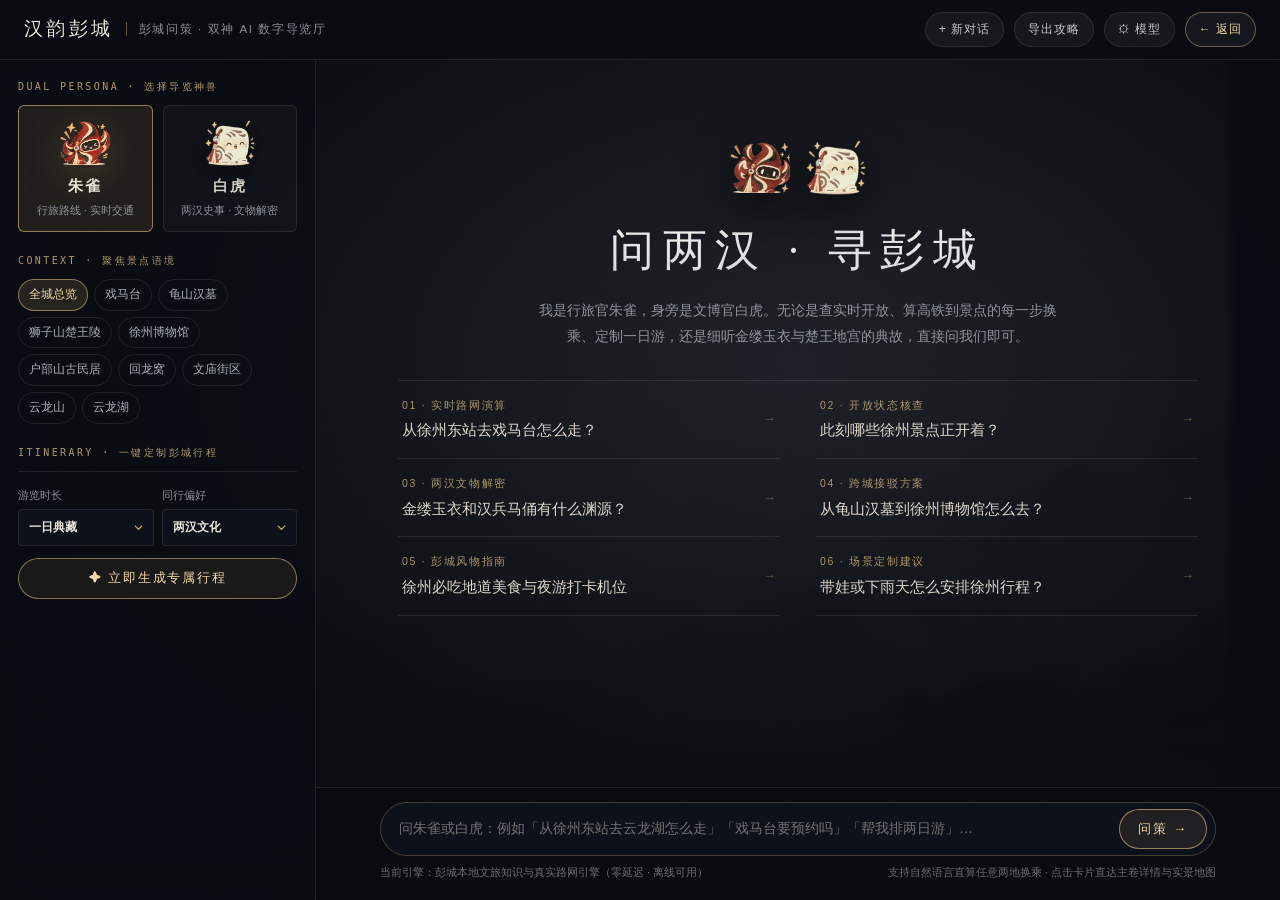
<file: guide.html>
<!doctype html>
<html lang="zh-CN" class="theme-obsidian">
<head>
<meta charset="utf-8">
<meta name="viewport" content="width=device-width,initial-scale=1,viewport-fit=cover">
<title>彭城问策 · 朱雀白虎 AI 数字导览厅 · 汉韵彭城</title>
<meta name="description" content="汉韵彭城全屏 AI 对话导览网页：朱雀行旅交通官与白虎文博史官双神陪伴，支持智能路线演算、行程定制与两汉文物问答。">
<link rel="stylesheet" href="assets/css/style.css?v=11">
<style>
:root{
  --bg:#090C11; --panel:rgba(13,17,26,.72); --panel2:rgba(18,24,36,.82);
  --line:rgba(212,180,117,.22); --line2:rgba(255,255,255,.09);
  --gold:#E2BE78; --gold-hi:#F6DFA8; --red:#C84B3E;
  --ink:#F0ECE2; --muted:rgba(210,216,228,.66);
  --serif:"Source Han Serif SC","Noto Serif CJK SC","Noto Serif SC","Songti SC","STSong","STZhongsong","SimSun",Georgia,serif;
}
*{box-sizing:border-box}
html,body{height:100%;margin:0;background:var(--bg);color:var(--ink);font-family:var(--sans);overflow:hidden}
.ai-bg{position:fixed;inset:0;z-index:0;pointer-events:none;overflow:hidden}
.ai-bg img{position:absolute;inset:-4%;width:108%;height:108%;object-fit:cover;opacity:.34;filter:blur(4px) brightness(.55) saturate(.92)}
.ai-bg::after{content:"";position:absolute;inset:0;background:radial-gradient(ellipse 72% 68% at 62% 40%,rgba(14,19,30,.52),rgba(9,12,17,.92) 72%,#090C11 100%)}

.ai-app{position:relative;z-index:2;height:100vh;height:100dvh;display:grid;grid-template-rows:60px 1fr}
.ai-top{display:flex;align-items:center;justify-content:space-between;gap:12px;padding:0 24px;border-bottom:1px solid var(--line2);background:rgba(9,12,17,.78);backdrop-filter:blur(16px)}
.ai-brand{display:flex;align-items:center;gap:12px;text-decoration:none;color:var(--ink);white-space:nowrap;flex-shrink:0}
.ai-brand b{font-family:var(--serif);font-size:19px;font-weight:500;letter-spacing:.18em;white-space:nowrap}
.ai-brand i{width:1px;height:14px;background:rgba(212,180,117,.45)}
.ai-brand small{font-size:11.5px;letter-spacing:.14em;color:var(--muted);white-space:nowrap}
.ai-top-acts{display:flex;align-items:center;gap:10px;flex-shrink:0}
.ai-tbtn{appearance:none;display:inline-flex;align-items:center;gap:6px;padding:6px 13px;border-radius:999px;background:rgba(255,255,255,.05);border:1px solid var(--line2);color:rgba(232,236,244,.86);font-size:12px;letter-spacing:.08em;text-decoration:none;cursor:pointer;transition:.25s;white-space:nowrap;flex-shrink:0}
.ai-tbtn:hover{border-color:rgba(226,196,134,.55);color:var(--gold-hi);background:rgba(212,180,117,.12)}
.ai-tbtn.pri{border-color:rgba(226,196,134,.42);color:var(--gold-hi)}

/* 手机端快捷神兽切换 + 一键排程条（桌面端隐藏） */
.ai-mbar{display:none}

.ai-body{display:grid;grid-template-columns:316px minmax(0,1fr);min-height:0}
.ai-side{border-right:1px solid var(--line2);background:rgba(10,13,20,.64);backdrop-filter:blur(20px);padding:18px;overflow-y:auto;display:flex;flex-direction:column;gap:20px}
.ai-side h4{margin:0 0 10px;font-family:ui-monospace,monospace;font-size:10px;letter-spacing:.24em;color:rgba(226,196,134,.78);font-weight:500}

.ai-gods{display:grid;grid-template-columns:1fr 1fr;gap:10px}
.ai-god{appearance:none;padding:12px 10px;border-radius:6px;background:rgba(255,255,255,.03);border:1px solid var(--line2);color:var(--ink);text-align:center;cursor:pointer;transition:.3s}
.ai-god img{width:50px;height:50px;object-fit:contain;display:block;margin:0 auto 6px;filter:sepia(.32) saturate(.78) contrast(1.06) brightness(.94) drop-shadow(0 8px 18px rgba(0,0,0,.65));transition:filter .3s ease}
.ai-god.on img,.ai-god:hover img{filter:sepia(.16) saturate(.92) contrast(1.06) brightness(1.02) drop-shadow(0 8px 20px rgba(212,180,117,.24))}
.ai-god b{display:block;font-family:var(--serif);font-size:15px;letter-spacing:.12em}
.ai-god small{display:block;margin-top:2px;font-size:10.5px;color:var(--muted)}
.ai-god.on{background:rgba(212,180,117,.11);border-color:rgba(232,200,134,.58);box-shadow:none}

.ai-ctx{display:flex;flex-wrap:wrap;gap:6px}
.ai-ctx button{appearance:none;padding:5px 10px;border-radius:999px;background:transparent;border:1px solid var(--line2);color:rgba(218,224,236,.78);font-size:11.5px;cursor:pointer;transition:.25s}
.ai-ctx button.on,.ai-ctx button:hover{background:rgba(212,180,117,.14);border-color:rgba(226,196,134,.56);color:var(--gold-hi)}

.ai-gen{padding:14px 0 0;border-radius:0;background:transparent;border:none;border-top:1px solid var(--line2)}
.ai-gen-row{display:grid;grid-template-columns:1fr 1fr;gap:8px;margin-bottom:12px}
.ai-gen label{font-size:11px;color:var(--muted);display:flex;flex-direction:column;gap:5px}
.ai-gen select{appearance:none;-webkit-appearance:none;width:100%;padding:7px 26px 7px 10px;border-radius:4px;background:#0D111A url("data:image/svg+xml,%3Csvg xmlns='http://www.w3.org/2000/svg' width='12' height='12' viewBox='0 0 12 12'%3E%3Cpath d='M2.5 4.5L6 8l3.5-3.5' fill='none' stroke='%23D4B475' stroke-width='1.35' stroke-linecap='round' stroke-linejoin='round'/%3E%3C/svg%3E") no-repeat right 9px center / 11px 11px;border:1px solid var(--line2);color:var(--ink);font-size:12px;cursor:pointer}
.ai-gen-go{width:100%;padding:9px 14px;border-radius:999px;background:rgba(212,180,117,.08);border:1px solid rgba(226,196,134,.56);color:var(--gold-hi);font-size:12.5px;letter-spacing:.14em;cursor:pointer;transition:.28s}
.ai-gen-go:hover{background:rgba(212,180,117,.20);border-color:rgba(244,218,158,.92);color:#FFF9EB}

.ai-main{display:flex;flex-direction:column;min-height:0;position:relative}
.ai-feed{flex:1;overflow-y:auto;padding:28px clamp(20px,5vw,72px) 24px;scroll-behavior:smooth}
.ai-welcome{max-width:800px;margin:clamp(22px,5.5vh,64px) auto 0;text-align:center}
.ai-w-avs{display:inline-flex;align-items:center;gap:16px;margin-bottom:16px}
.ai-w-avs img{width:60px;height:60px;object-fit:contain;filter:sepia(.30) saturate(.80) contrast(1.06) brightness(.95) drop-shadow(0 12px 24px rgba(0,0,0,.72))}
.ai-welcome h1{margin:0 0 10px;font-family:var(--serif);font-size:clamp(30px,3.6vw,44px);font-weight:400;letter-spacing:.2em;background:linear-gradient(180deg,#FAF8F3,#D6DCE8);-webkit-background-clip:text;background-clip:text;color:transparent}
.ai-welcome p{margin:0 auto 30px;max-width:520px;font-size:13.5px;line-height:1.9;color:var(--muted)}
/* 发丝线分隔提示列表（去重卡片框，极简博物馆目录质感） */
.ai-prompts{display:grid;grid-template-columns:repeat(2,1fr);gap:0 36px;text-align:left;border-top:1px solid var(--line2)}
.ai-pcard{appearance:none;padding:16px 4px;border:none;border-bottom:1px solid var(--line2);border-radius:0;background:transparent;color:var(--ink);cursor:pointer;transition:.28s;display:flex;flex-direction:column;gap:5px;position:relative}
.ai-pcard::after{content:"→";position:absolute;right:4px;top:50%;transform:translateY(-50%);font-size:13px;color:rgba(226,196,134,.42);transition:transform .28s ease,color .28s ease}
.ai-pcard small{font-size:10.5px;letter-spacing:.16em;color:rgba(226,196,134,.74)}
.ai-pcard b{font-family:var(--serif);font-size:14.5px;font-weight:400;line-height:1.55;padding-right:24px;color:rgba(244,238,226,.92)}
.ai-pcard:hover{border-bottom-color:rgba(226,196,134,.62)}
.ai-pcard:hover b{color:#FFF9EB}
.ai-pcard:hover::after{transform:translate(4px,-50%);color:var(--gold-hi)}

.ai-msgs{max-width:860px;margin:0 auto;display:flex;flex-direction:column;gap:20px}
.ai-msg{display:flex;gap:14px;align-items:flex-start;animation:fadeUp .35s ease}
@keyframes fadeUp{from{opacity:0;transform:translateY(10px)}to{opacity:1;transform:none}}
.ai-msg.me{flex-direction:row-reverse}
.ai-av{width:42px;height:42px;border-radius:50%;background:rgba(212,180,117,.10);border:1px solid rgba(212,180,117,.32);display:grid;place-items:center;flex-shrink:0;overflow:hidden}
.ai-av img{width:36px;height:36px;object-fit:contain}
.ai-msg.me .ai-av{background:rgba(200,75,62,.22);border-color:rgba(232,164,132,.42);font-family:var(--serif);font-size:14px;color:#FAF2DF}
.ai-bub{max-width:min(680px,86%);padding:16px 18px;border-radius:6px;background:var(--panel);border:1px solid var(--line2);line-height:1.85;font-size:14px}
.ai-msg.me .ai-bub{background:rgba(212,180,117,.14);border-color:rgba(226,196,134,.38);color:#FAF4E6}
.ai-who{display:flex;align-items:center;justify-content:space-between;gap:10px;margin-bottom:6px;font-size:11.5px;color:var(--gold);letter-spacing:.1em}
.ai-speak{appearance:none;background:none;border:none;color:var(--muted);font-size:11px;cursor:pointer;padding:2px 6px;border-radius:3px}
.ai-speak:hover{color:var(--gold-hi);background:rgba(255,255,255,.06)}

/* 富媒体景点卡 & 路线卡 */
.ai-rcards{display:grid;grid-template-columns:repeat(auto-fit,minmax(230px,1fr));gap:10px;margin-top:12px}
.ai-scard{display:grid;grid-template-columns:76px 1fr;gap:10px;padding:10px;border-radius:4px;background:rgba(9,12,18,.78);border:1px solid var(--line);text-decoration:none;color:var(--ink);transition:.25s}
.ai-scard:hover{border-color:var(--gold)}
.ai-scard img{width:76px;height:60px;object-fit:cover;border-radius:2px}
.ai-scard b{display:block;font-family:var(--serif);font-size:14px;margin-bottom:2px}
.ai-scard small{display:block;font-size:11px;color:var(--muted);line-height:1.45}
.ai-scard em{display:inline-block;margin-top:4px;font-style:normal;font-size:10.5px;color:var(--gold)}

.ai-route-card{margin-top:12px;padding:14px;border-radius:4px;background:rgba(9,12,18,.82);border:1px solid rgba(212,180,117,.32)}
.ai-route-hd{display:flex;justify-content:space-between;align-items:center;gap:10px;margin-bottom:10px;padding-bottom:8px;border-bottom:1px solid var(--line2);font-size:12.5px}
.ai-route-hd b{font-family:var(--serif);font-size:15px;color:var(--gold-hi)}
.ai-route-legs{list-style:none;margin:0 0 12px;padding:0;display:flex;flex-direction:column;gap:8px}
.ai-route-legs li{display:flex;gap:10px;font-size:12.5px;line-height:1.6}
.ai-route-legs span{padding:1px 7px;border-radius:999px;background:rgba(212,180,117,.2);color:var(--gold-hi);font-size:11px;height:fit-content;white-space:nowrap}
.ai-route-acts{display:flex;gap:10px;flex-wrap:wrap}
.ai-route-acts a{padding:6px 15px;border-radius:999px;background:rgba(212,180,117,.08);border:1px solid rgba(226,196,134,.56);color:var(--gold-hi);font-size:12px;letter-spacing:.08em;text-decoration:none;transition:.25s}
.ai-route-acts a:hover{background:rgba(212,180,117,.20);border-color:rgba(244,218,158,.9)}

/* 底部输入区 */
.ai-comp-wrap{padding:14px clamp(20px,5vw,72px) 18px;border-top:1px solid var(--line2);background:rgba(9,12,17,.82);backdrop-filter:blur(18px)}
.ai-comp{max-width:860px;margin:0 auto;display:flex;gap:10px;align-items:center;padding:6px 8px 6px 18px;border-radius:999px;background:rgba(16,21,32,.76);border:1px solid rgba(212,180,117,.28)}
.ai-comp input{flex:1;background:transparent;border:none;outline:none;color:var(--ink);font-size:14px}
.ai-comp button{appearance:none;padding:8px 18px;border-radius:999px;background:rgba(212,180,117,.10);border:1px solid rgba(226,196,134,.62);color:var(--gold-hi);font-weight:500;font-size:13px;letter-spacing:.14em;cursor:pointer;transition:.25s}
.ai-comp button:hover{background:rgba(212,180,117,.22);border-color:rgba(246,223,168,.95);color:#FFF9EB}
.ai-comp-hint{max-width:860px;margin:7px auto 0;font-size:11px;color:rgba(196,204,218,.52);display:flex;justify-content:space-between;flex-wrap:wrap;gap:8px}

/* 可选真实大模型 API 配置弹窗 */
.ai-dlg{position:fixed;inset:0;z-index:50;background:rgba(5,7,12,.78);backdrop-filter:blur(12px);display:grid;place-items:center;padding:20px}
.ai-dlg[hidden]{display:none}
.ai-dlg-box{width:min(460px,100%);padding:24px;border-radius:6px;background:#10141F;border:1px solid var(--line);color:var(--ink)}
.ai-dlg-box h3{margin:0 0 8px;font-family:var(--serif);font-size:20px;font-weight:400}
.ai-dlg-box p{margin:0 0 16px;font-size:12.5px;color:var(--muted);line-height:1.7}
.ai-dlg-box label{display:block;font-size:11.5px;color:var(--gold);margin-bottom:12px}
.ai-dlg-box input{width:100%;margin-top:5px;padding:9px 10px;border-radius:4px;background:#090C12;border:1px solid var(--line2);color:var(--ink);font-size:13px}
.ai-dlg-acts{display:flex;justify-content:flex-end;gap:10px;margin-top:16px}

@media (max-width:900px){
  .ai-app{grid-template-rows:54px auto 1fr}
  .ai-top{padding:0 14px;gap:8px}
  .ai-brand b{font-size:16px;letter-spacing:.14em}
  .ai-brand i,.ai-brand small,#aiExport{display:none}
  .ai-top-acts{gap:6px}
  .ai-tbtn{padding:6px 10px;font-size:11.5px;letter-spacing:.04em}
  .ai-mbar{display:flex;align-items:center;gap:8px;padding:8px 14px;border-bottom:1px solid var(--line2);background:rgba(10,13,20,.82);overflow-x:auto;-webkit-overflow-scrolling:touch;scrollbar-width:none}
  .ai-mbar::-webkit-scrollbar{display:none}
  .ai-mseg{display:inline-flex;border-radius:999px;padding:2px;background:rgba(255,255,255,.05);border:1px solid var(--line2);flex-shrink:0}
  .ai-mseg button{appearance:none;border:0;background:transparent;color:var(--muted);padding:4px 11px;border-radius:999px;font-size:11.5px;white-space:nowrap;cursor:pointer}
  .ai-mseg button.on{background:rgba(212,180,117,.22);color:var(--gold-hi)}
  .ai-mbtn{appearance:none;padding:5px 11px;border-radius:999px;background:rgba(212,180,117,.10);border:1px solid rgba(226,196,134,.52);color:var(--gold-hi);font-size:11.5px;white-space:nowrap;flex-shrink:0;cursor:pointer}
  .ai-mchips{display:flex;gap:6px;flex-shrink:0}
  .ai-mchips button{appearance:none;padding:5px 10px;border-radius:999px;background:rgba(255,255,255,.04);border:1px solid var(--line2);color:rgba(222,228,238,.78);font-size:11px;white-space:nowrap;cursor:pointer}
  .ai-body{grid-template-columns:1fr}
  .ai-side{display:none}
  .ai-feed{padding:18px 14px 16px}
  .ai-welcome{margin:10px auto 0}
  .ai-w-avs img{width:50px;height:50px}
  .ai-welcome h1{font-size:26px;letter-spacing:.14em}
  .ai-welcome p{font-size:12.5px;line-height:1.75;margin-bottom:18px}
  .ai-prompts{grid-template-columns:1fr;gap:9px}
  .ai-pcard{padding:12px 14px}
  .ai-pcard b{font-size:13px}
  .ai-bub{max-width:88%;padding:12px 14px;font-size:13.5px}
  .ai-av{width:34px;height:34px}
  .ai-av img{width:28px;height:28px}
  .ai-comp-wrap{padding:10px 12px calc(12px + env(safe-area-inset-bottom, 0px))}
  .ai-comp{padding:5px 6px 5px 14px}
  .ai-comp input{font-size:16px}
  .ai-comp button{padding:8px 14px;font-size:12.5px;white-space:nowrap}
  .ai-comp-hint{font-size:10.5px}
  .ai-comp-hint span:last-child{display:none}
}
</style>
</head>
<body>
<div class="ai-bg" aria-hidden="true"><img src="assets/img/ed/mist.jpg" alt=""></div>
<div class="ai-app">
  <header class="ai-top">
    <a class="ai-brand" href="index.html"><b>汉韵彭城</b><i></i><small>彭城问策 · 双神 AI 数字导览厅</small></a>
    <div class="ai-top-acts">
      <button type="button" class="ai-tbtn" id="aiNewChat">+ 新对话</button>
      <button type="button" class="ai-tbtn" id="aiExport">导出攻略</button>
      <button type="button" class="ai-tbtn" id="aiApiBtn">⚙ 模型</button>
      <a class="ai-tbtn pri" href="index.html">← 返回</a>
    </div>
  </header>

  <div class="ai-mbar" id="aiMbar" aria-label="移动端快捷切换">
    <div class="ai-mseg" id="aiMGods">
      <button type="button" class="on" data-w="zq">朱雀 · 交通</button>
      <button type="button" data-w="bh">白虎 · 文博</button>
    </div>
    <button type="button" class="ai-mbtn" id="aiMPlan">✦ 一键排行程</button>
    <div class="ai-mchips" id="aiMChips">
      <button type="button" data-q="介绍一下徐州博物馆的看点、开放时间和怎么去？">徐州博物馆</button>
      <button type="button" data-q="介绍一下戏马台的看点、开放时间和怎么去？">戏马台</button>
      <button type="button" data-q="介绍一下龟山汉墓的看点、开放时间和怎么去？">龟山汉墓</button>
      <button type="button" data-q="介绍一下狮子山楚王陵的看点、开放时间和怎么去？">狮子山</button>
    </div>
  </div>

  <div class="ai-body">
    <aside class="ai-side">
      <div>
        <h4>DUAL PERSONA · 选择导览神兽</h4>
        <div class="ai-gods" id="aiGods">
          <button type="button" class="ai-god on" data-w="zq"><img src="assets/img/ip/zq_joy.webp" alt="朱雀"><b>朱雀</b><small>行旅路线 · 实时交通</small></button>
          <button type="button" class="ai-god" data-w="bh"><img src="assets/img/ip/bh_joy.webp" alt="白虎"><b>白虎</b><small>两汉史事 · 文物解密</small></button>
        </div>
      </div>
      <div>
        <h4>CONTEXT · 聚焦景点语境</h4>
        <div class="ai-ctx" id="aiCtx"></div>
      </div>
      <div>
        <h4>ITINERARY · 一键定制彭城行程</h4>
        <div class="ai-gen">
          <div class="ai-gen-row">
            <label>游览时长<select id="genDays"><option value="half">半日精华</option><option value="1" selected>一日典藏</option><option value="2">两日深游</option></select></label>
            <label>同行偏好<select id="genStyle"><option value="han">两汉文化</option><option value="city">古城漫步</option><option value="family">亲子轻松</option><option value="night">夜游出片</option></select></label>
          </div>
          <button type="button" class="ai-gen-go" id="genBtn">✦ 立即生成专属行程</button>
        </div>
      </div>
    </aside>

    <main class="ai-main">
      <div class="ai-feed" id="aiFeed">
        <div class="ai-welcome" id="aiWelcome">
          <div class="ai-w-avs"><img src="assets/img/ip/zq_proud.webp" alt="朱雀"><img src="assets/img/ip/bh_joy.webp" alt="白虎"></div>
          <h1>问两汉 · 寻彭城</h1>
          <p>我是行旅官朱雀，身旁是文博官白虎。无论是查实时开放、算高铁到景点的每一步换乘、定制一日游，还是细听金缕玉衣与楚王地宫的典故，直接问我们即可。</p>
          <div class="ai-prompts" id="aiPrompts">
            <button type="button" class="ai-pcard" data-q="从徐州东站去戏马台怎么走？"><small>01 · 实时路网演算</small><b>从徐州东站去戏马台怎么走？</b></button>
            <button type="button" class="ai-pcard" data-q="现在哪些景点正开着？"><small>02 · 开放状态核查</small><b>此刻哪些徐州景点正开着？</b></button>
            <button type="button" class="ai-pcard" data-q="金缕玉衣和汉兵马俑有什么联系？"><small>03 · 两汉文物解密</small><b>金缕玉衣和汉兵马俑有什么渊源？</b></button>
            <button type="button" class="ai-pcard" data-q="从龟山汉墓去徐州博物馆怎么走？"><small>04 · 跨城接驳方案</small><b>从龟山汉墓到徐州博物馆怎么去？</b></button>
            <button type="button" class="ai-pcard" data-q="徐州必吃地道美食与夜游机位推荐"><small>05 · 彭城风物指南</small><b>徐州必吃地道美食与夜游打卡机位</b></button>
            <button type="button" class="ai-pcard" data-q="带娃或下雨天去徐州哪几个景点最合适？"><small>06 · 场景定制建议</small><b>带娃或下雨天怎么安排徐州行程？</b></button>
          </div>
        </div>
        <div class="ai-msgs" id="aiMsgs"></div>
      </div>

      <div class="ai-comp-wrap">
        <form class="ai-comp" id="aiForm">
          <input id="aiInput" placeholder="问朱雀或白虎：例如「从徐州东站去云龙湖怎么走」「戏马台要预约吗」「帮我排两日游」…" autocomplete="off">
          <button type="submit">问策 →</button>
        </form>
        <div class="ai-comp-hint">
          <span id="aiModeLbl">当前引擎：彭城本地文旅知识与真实路网引擎（零延迟 · 离线可用）</span>
          <span>支持自然语言直算任意两地换乘 · 点击卡片直达主卷详情与实景地图</span>
        </div>
      </div>
    </main>
  </div>
</div>

<div class="ai-dlg" id="aiDlg" hidden role="dialog" aria-modal="true" aria-label="接入外部大模型设置">
  <div class="ai-dlg-box">
    <h3>接入外部大模型（可选）</h3>
    <p>默认使用内置「彭城文旅知识 + 真实路网算法」引擎，无需 Key、断网 100% 可用。若希望联网接入 DeepSeek / OpenAI 兼容大模型，可在此填写（仅存于当前浏览器本地）：</p>
    <label>API Endpoint<input id="apiUrl" placeholder="https://api.deepseek.com/v1/chat/completions"></label>
    <label>Model 名称<input id="apiModel" placeholder="deepseek-chat"></label>
    <label>API Key（留空即回归本地引擎）<input id="apiKey" type="password" placeholder="sk-..."></label>
    <div class="ai-dlg-acts">
      <button type="button" class="ai-tbtn" id="apiClose">取消</button>
      <button type="button" class="ai-tbtn pri" id="apiSave">保存配置</button>
    </div>
  </div>
</div>

<script src="assets/js/data.js?v=11"></script>
<script src="assets/js/data6.js?v=11"></script>
<script>
(function(){
  const $ = (q, el = document) => el.querySelector(q);
  const $$ = (q, el = document) => [...el.querySelectorAll(q)];
  const SITES = window.SITES || [];
  const ALL = window.ALL || SITES.map(s => s.id);
  const get = id => SITES.find(s => s.id === id);
  const HUBS = window.HUBS || [];
  const STNS = window.STNS || {};
  const EDGES = window.EDGES || [];
  const NAME = id => get(id)?.n || STNS[id] || (HUBS.find(h => h[0] === id) || [0, id])[1];

  // 最短路演算（与主站完全同步）
  const ADJ = {};
  const addE = (a, b, mode, min, txt) => (ADJ[a] = ADJ[a] || []).push({ to: b, mode, min, txt });
  EDGES.forEach(([a, b, m, min, t1, t2]) => { addE(a, b, m, min, t1); addE(b, a, m, min, t2 || t1); });
  function calcPath(a, b) {
    if (a === b) return { min: 0, legs: [] };
    const dist = { [a]: 0 }, prev = {}, vis = new Set();
    while (true) {
      let u = null, best = 1e9;
      for (const k in dist) if (!vis.has(k) && dist[k] < best) { best = dist[k]; u = k; }
      if (!u || u === b) break;
      vis.add(u);
      (ADJ[u] || []).forEach(e => {
        if (dist[u] + e.min < (dist[e.to] ?? 1e9)) { dist[e.to] = dist[u] + e.min; prev[e.to] = { u, e }; }
      });
    }
    if (!prev[b]) return null;
    const legs = [];
    for (let x = b; x !== a; x = prev[x].u) legs.unshift({ from: prev[x].u, ...prev[x].e });
    return { min: dist[b], legs };
  }

  // 实时开放状态
  function statusOf(id) {
    const h = get(id)?.hrs;
    if (!h) return '以景区公示为准';
    if (h.all) return '全天免费开放';
    const p = new Intl.DateTimeFormat('en-US', { timeZone: 'Asia/Shanghai', hour12: false, weekday: 'short', hour: '2-digit', minute: '2-digit', month: 'numeric' }).formatToParts(new Date());
    const gv = t => (p.find(x => x.type === t) || {}).value;
    const d = ['Sun', 'Mon', 'Tue', 'Wed', 'Thu', 'Fri', 'Sat'].indexOf(gv('weekday'));
    const mins = (+gv('hour') % 24) * 60 + (+gv('minute'));
    const toM = s => { const [hh, mm] = s.split(':'); return (+hh) * 60 + (+mm); };
    if (!h.d.includes(d)) return '今日闭馆（节假日除外）';
    if (mins < toM(h.o)) return `未开门 · ${h.o} 开放`;
    if (mins >= toM(h.e)) return `今日已停止入园`;
    return `开放中 · ${h.e} 止入`;
  }

  let who = 'zq';
  let focusSite = new URLSearchParams(location.search).get('site') || '';
  if (focusSite && !get(focusSite)) focusSite = '';
  const historyLog = [];

  // 构建左侧 9 景语境标签
  const ctxBox = $('#aiCtx');
  ctxBox.innerHTML = `<button type="button" data-sid="" class="${!focusSite ? 'on' : ''}">全城总览</button>` +
    ALL.map(id => `<button type="button" data-sid="${id}" class="${focusSite === id ? 'on' : ''}">${get(id).n}</button>`).join('');
  $$('button', ctxBox).forEach(b => b.onclick = () => {
    focusSite = b.dataset.sid;
    $$('button', ctxBox).forEach(x => x.classList.toggle('on', x === b));
    if (focusSite) sendQuery(`介绍一下${get(focusSite).n}的看点、开放时间和怎么去？`);
  });

  // 切换朱雀 / 白虎（桌面端侧栏 + 移动端顶部条双向同步）
  const syncGodBtns = w => {
    who = w;
    $$('#aiGods button, #aiMGods button').forEach(x => x.classList.toggle('on', x.dataset.w === w));
  };
  $$('#aiGods button, #aiMGods button').forEach(b => b.onclick = () => syncGodBtns(b.dataset.w));
  const mPlanBtn = $('#aiMPlan');
  if (mPlanBtn) mPlanBtn.onclick = () => { const gb = $('#genBtn'); if (gb) gb.click(); };
  $$('#aiMChips button').forEach(b => b.onclick = () => sendQuery(b.dataset.q));

  // API 配置读写
  const getApiCfg = () => { try { return JSON.parse(localStorage.getItem('xz_ai_api') || '{}'); } catch { return {}; } };
  const syncApiLbl = () => {
    const c = getApiCfg();
    $('#aiModeLbl').textContent = (c.key && c.url)
      ? `当前引擎：外部大模型在线模式（${c.model || 'custom'}）· 附带徐州实景路网卡片`
      : '当前引擎：彭城本地文旅知识与真实路网引擎（零延迟 · 离线可用）';
  };
  syncApiLbl();

  $('#aiApiBtn').onclick = () => {
    const c = getApiCfg();
    $('#apiUrl').value = c.url || 'https://api.deepseek.com/v1/chat/completions';
    $('#apiModel').value = c.model || 'deepseek-chat';
    $('#apiKey').value = c.key || '';
    $('#aiDlg').hidden = false;
  };
  $('#apiClose').onclick = () => { $('#aiDlg').hidden = true; };
  $('#apiSave').onclick = () => {
    localStorage.setItem('xz_ai_api', JSON.stringify({
      url: $('#apiUrl').value.trim(),
      model: $('#apiModel').value.trim(),
      key: $('#apiKey').value.trim()
    }));
    syncApiLbl();
    $('#aiDlg').hidden = true;
  };

  // 自然语言识别起终点 & 景点（按最长词优先匹配且不重叠，彻底杜绝“云龙湖/云龙山”前缀冲突）
  const ALIAS = [
    ['east', ['徐州东站', '高铁站', '东站']],
    ['rail', ['徐州火车站', '徐州站', '火车站']],
    ['ps', ['彭城广场站', '彭城广场']],
    ['hs', ['户部山站']],
    ['xmt', ['戏马台']],
    ['gs', ['龟山汉墓', '龟山']],
    ['sz', ['狮子山楚王陵', '狮子山', '兵马俑']],
    ['bwg', ['徐州博物馆', '博物馆']],
    ['hbs', ['户部山古民居', '户部山']],
    ['hlw', ['回龙窝']],
    ['wm', ['文庙街区', '文庙']],
    ['yls', ['云龙山', '放鹤亭']],
    ['ylh', ['云龙湖']]
  ];
  const ALIAS_FLAT = [];
  ALIAS.forEach(([id, names]) => names.forEach(nm => ALIAS_FLAT.push({ id, nm })));
  ALIAS_FLAT.sort((a, b) => b.nm.length - a.nm.length);

  function findPlacesIn(q) {
    const used = new Array(q.length).fill(false);
    const hits = [];
    for (const { id, nm } of ALIAS_FLAT) {
      let from = 0;
      while (from < q.length) {
        const idx = q.indexOf(nm, from);
        if (idx < 0) break;
        let overlap = false;
        for (let k = idx; k < idx + nm.length; k++) if (used[k]) { overlap = true; break; }
        if (!overlap) {
          for (let k = idx; k < idx + nm.length; k++) used[k] = true;
          hits.push({ id, pos: idx });
          break;
        }
        from = idx + 1;
      }
    }
    hits.sort((a, b) => a.pos - b.pos);
    return hits.map(h => h.id).filter((v, i, a) => a.indexOf(v) === i);
  }

  function localSolve(q) {
    const places = findPlacesIn(q);
    const askRoute = /怎么走|怎么去|怎么到|路线|换乘|坐车|地铁|打车/.test(q);
    const askNow = /现在|此刻|开着|开门/.test(q);

    // 1) 自然语言实时起终点路径演算！
    if (askRoute && places.length >= 1) {
      let from = places.length >= 2 ? places[0] : 'east';
      let to = places.length >= 2 ? places[1] : places[0];
      const mFrom = q.match(/从([^去到往，。？\s]{2,10})/);
      if (mFrom && places.length >= 2) {
        const fHit = findPlacesIn(mFrom[1])[0];
        if (fHit && places.includes(fHit)) {
          from = fHit;
          to = places.find(id => id !== fHit) || to;
        }
      }
      if (from !== to) {
        const p = calcPath(from, to);
        if (p) {
          return {
            w: 'zq', m: 'hype',
            text: `我已为你沿徐州真实轨道与街巷路网算好最优路线：**从「${NAME(from)}」前往「${NAME(to)}」**，全程共 ${p.legs.length} 段，预计约 **${p.min} 分钟**。点击下方按钮可直接跳转至主卷实景街道地图开启镜头跟飞引导：`,
            route: { from, to, p },
            cards: get(to) ? [to] : []
          };
        }
      }
    }

    // 2) 此刻实时开放状态查询
    if (askNow) {
      const list = ALL.map(id => `· **${get(id).n}**：${statusOf(id)}`).join('\n');
      return {
        w: 'zq', m: 'joy',
        text: `按当前北京时间与各景区公开时刻表为你核对九处彭城此刻开放状态：\n${list}\n（周一徐州博物馆与回龙窝城墙博物馆闭馆，法定节假日除外；出发前请以景区官方公告为准。）`,
        cards: ['xmt', 'bwg', 'gs']
      };
    }

    // 3) 美食 / 夜游 / 亲子 / 雨天 / 金缕玉衣 / 兵马俑 / 汉代三绝
    if (/美食|好吃|吃|特产|烧烤|地锅鸡|把子肉/.test(q)) {
      return {
        w: 'zq', m: 'love',
        text: '来彭城怎能空腹而归！徐州地道风物必尝清单：\n· **早餐**：饣它（shá）汤配煎包、鳝鱼辣汤；\n· **正餐**：徐州地锅鸡（锅边贴饼吸满汤汁）、把子肉配米饭、烙馍卷馓子；\n· **夜宵与伴手礼**：环云龙湖散步后吃一顿徐州羊肉烧烤，户部山带一盒老字号蜜三刀。\n夜游拍照机位首推**回龙窝青砖红灯笼巷**、**文庙街区**与**云龙湖月夜拱桥**。',
        cards: ['hlw', 'wm', 'ylh']
      };
    }
    if (/雨|带娃|孩子|亲子|老人/.test(q)) {
      return {
        w: 'bh', m: 'peek',
        text: '为你精选最稳妥的室内与轻松路线：\n· **下雨天 / 避暑首选**：**徐州博物馆**（全室内空调、看金缕玉衣）+ **龟山汉墓**（深入山体岩石地宫，冬暖夏凉不怕雨）；\n· **亲子 / 长辈友好**：**云龙湖**平缓步道、**文庙街区**平地漫步；去云龙山可乘索道，龟山甬道较凉记得备件薄外套。',
        cards: ['bwg', 'gs', 'ylh']
      };
    }
    if (/玉衣|兵马俑|三绝|楚王|汉文化|渊源/.test(q)) {
      return {
        w: 'bh', m: 'wow',
        text: '“两汉文化看徐州”，**金缕玉衣**与**汉兵马俑**其实是同出一脉的“亲兄弟”！\n西汉第三代楚王刘戊在城东**狮子山**凿山为藏：陵墓腹中出土了由 **4248 片和田玉片以 1576 克金丝缀合而成的金缕玉衣**（现藏徐州博物馆镇馆），而山体西麓则埋藏着数千件彩绘步骑**汉兵马俑**，为楚王组成“事死如事生”的地下卫队。\n现在点击下方景点进入详情页，还能直接体验 **3D 谷纹玉璧、3D 黑漆陶钫与 3D 地下军阵展柜**！',
        cards: ['bwg', 'sz', 'gs']
      };
    }

    // 4) 指定景点深度答疑（含当前语境兜底）
    const sid = places.find(id => get(id)) || focusSite;
    if (sid && get(sid)) {
      const s = get(sid);
      const p = calcPath('east', sid);
      return {
        w: /门票|预约|开放|几点|怎么/.test(q) ? 'zq' : 'bh',
        m: 'joy',
        text: `**${s.n}（${s.era}）**——${s.line}。\n${s.lead}\n· **此刻状态**：${statusOf(sid)}（建议停留 ${s.time}）\n· **开放与门票**：${s.info ? `${s.info.open}；${s.info.tix}（${s.info.book}）` : '以景区公示为准'}\n· **文化核心**：${s.culture.t}——${s.culture.d}\n· **周边风味**：逛完可尝「${s.food.n}」。`,
        route: p ? { from: 'east', to: sid, p } : null,
        cards: [sid]
      };
    }

    return {
      w: who, m: 'proud',
      text: '两千二百年的彭城风物尽在卷中！你可以这样问我：\n1. **查任意真实路线**：如“从徐州东站去云龙湖怎么走”或“从戏马台到龟山汉墓”；\n2. **查实时开放与预约**：如“现在哪些景点正开着？”“博物馆周一闭馆吗？”；\n3. **聊两汉典故与藏品**：如“金缕玉衣和汉兵马俑有什么渊源？”“苏轼在徐州的故事”；\n4. 或直接使用左侧 **「一键定制彭城行程」** 生成专属多站攻略！',
      cards: ['xmt', 'bwg', 'ylh']
    };
  }

  function renderMsg({ text, w, m, me, cards, route }) {
    $('#aiWelcome').style.display = 'none';
    const wrap = document.createElement('div');
    wrap.className = 'ai-msg' + (me ? ' me' : '');
    const face = me ? '客' : `<img src="assets/img/ip/${w}_${m || 'joy'}.webp" alt="${w === 'zq' ? '朱雀' : '白虎'}">`;
    const fmt = text.replace(/\*\*(.+?)\*\*/g, '<strong>$1</strong>').replace(/\n/g, '<br>');

    let extra = '';
    if (route && route.p) {
      extra += `<div class="ai-route-card">
        <div class="ai-route-hd"><b>${NAME(route.from)} → ${NAME(route.to)}</b><span>全程约 ${route.p.min} 分钟</span></div>
        <ol class="ai-route-legs">${route.p.legs.map(l => `<li><span>${l.mode} · ${l.min}分</span><div>${l.txt}（至 ${NAME(l.to)}）</div></li>`).join('')}</ol>
        <div class="ai-route-acts"><a href="index.html#go">前往实景地图开启镜头引导 ↗</a></div>
      </div>`;
    }
    if (cards && cards.length) {
      extra += `<div class="ai-rcards">${cards.map(id => {
        const s = get(id); if (!s) return '';
        return `<a class="ai-scard" href="index.html#site-${id}">
          <img src="assets/img/night/${id}_night.webp" alt="${s.n}">
          <div><b>${s.n}</b><small>${statusOf(id)} · ${s.time}</small><em>入画观展 & 体验 3D/互动 →</em></div>
        </a>`;
      }).join('')}</div>`;
    }

    wrap.innerHTML = `
      <div class="ai-av">${face}</div>
      <div class="ai-bub">
        ${me ? '' : `<div class="ai-who"><span>${w === 'zq' ? '朱雀 · 行旅交通官' : '白虎 · 文博史官'}</span><button type="button" class="ai-speak">🔊 朗读</button></div>`}
        <div class="ai-txt">${fmt}</div>
        ${extra}
      </div>`;
    $('#aiMsgs').appendChild(wrap);
    $('#aiFeed').scrollTop = $('#aiFeed').scrollHeight;
    historyLog.push((me ? '我：' : (w === 'zq' ? '朱雀：' : '白虎：')) + text.replace(/\*\*/g, ''));

    const spk = $('.ai-speak', wrap);
    if (spk) spk.onclick = () => {
      if (!window.speechSynthesis) return;
      window.speechSynthesis.cancel();
      const u = new SpeechSynthesisUtterance(text.replace(/\*\*/g, ''));
      u.lang = 'zh-CN';
      window.speechSynthesis.speak(u);
    };
  }

  async function sendQuery(q) {
    if (!q || !q.trim()) return;
    renderMsg({ text: q.trim(), me: true });
    const local = localSolve(q.trim());
    const cfg = getApiCfg();
    if (cfg.key && cfg.url) {
      try {
        const res = await fetch(cfg.url, {
          method: 'POST',
          headers: { 'Content-Type': 'application/json', 'Authorization': 'Bearer ' + cfg.key },
          body: JSON.stringify({
            model: cfg.model || 'deepseek-chat',
            messages: [
              { role: 'system', content: `你是「汉韵彭城」徐州汉文化数字导览里的${who === 'zq' ? '朱雀（擅长交通路线与游玩规划）' : '白虎（擅长两汉历史与文物讲解）'}。请用典雅简洁的中文回答用户关于徐州九景（戏马台、龟山汉墓、狮子山楚王陵、徐州博物馆、户部山古民居、回龙窝、文庙街区、云龙山、云龙湖）的问题。` },
              { role: 'user', content: q.trim() }
            ]
          })
        });
        const data = await res.json();
        const reply = data?.choices?.[0]?.message?.content;
        if (reply) {
          renderMsg({ text: reply, w: who, m: 'joy', cards: local.cards, route: local.route });
          return;
        }
      } catch {}
    }
    setTimeout(() => renderMsg(local), 240);
  }

  $('#aiForm').onsubmit = e => {
    e.preventDefault();
    const inp = $('#aiInput');
    sendQuery(inp.value);
    inp.value = '';
  };
  $$('#aiPrompts button').forEach(b => b.onclick = () => sendQuery(b.dataset.q));

  // 一键智能定制行程
  $('#genBtn').onclick = () => {
    const days = $('#genDays').value, style = $('#genStyle').value;
    const PLAN = {
      half: { title: '半日古城精华线', ids: style === 'han' ? ['bwg', 'xmt'] : ['wm', 'hlw', 'hbs', 'xmt'], desc: '全程步行串联彭城七里文脉，轻松不绕路，约 3.5 小时。' },
      1: { title: style === 'han' ? '一日两汉深度线' : (style === 'night' ? '一日彭城夜色线' : '一日山水古城全景线'), ids: style === 'han' ? ['gs', 'sz', 'bwg', 'xmt'] : ['bwg', 'yls', 'ylh', 'hlw'], desc: '上午探汉墓/博物馆，午后赏云龙山水，傍晚入古城老巷观华灯与美食。' },
      2: { title: '两日全城风雅深游线', ids: ['gs', 'bwg', 'yls', 'ylh', 'wm', 'hlw', 'hbs', 'xmt', 'sz'], desc: '第一天专攻龟山汉墓 + 博物馆 + 云龙山水；第二天漫步文庙、回龙窝、户部山戏马台与狮子山兵马俑，九景尽览！' }
    }[days];
    renderMsg({ text: `请为我生成一份「${PLAN.title}」专属行程`, me: true });
    const legLines = PLAN.ids.map((id, i) => `**第 ${i + 1} 站 · ${get(id).n}**（${get(id).time} · ${statusOf(id)}）：${get(id).line}`).join('\n');
    setTimeout(() => renderMsg({
      w: 'zq', m: 'hype',
      text: `已为你定制 **【${PLAN.title}】**——${PLAN.desc}\n\n${legLines}\n\n提示：点击下方任意景点卡片即可直接入画体验 3D 文物或专属微互动！`,
      cards: PLAN.ids.slice(0, 4)
    }), 260);
  };

  $('#aiNewChat').onclick = () => {
    $('#aiMsgs').innerHTML = '';
    $('#aiWelcome').style.display = '';
    historyLog.length = 0;
  };
  $('#aiExport').onclick = () => {
    if (!historyLog.length) return;
    const blob = new Blob(['【汉韵彭城 · 专属问策攻略手账】\n\n' + historyLog.join('\n\n')], { type: 'text/plain;charset=utf-8' });
    const a = document.createElement('a');
    a.href = URL.createObjectURL(blob);
    a.download = '汉韵彭城-我的徐州攻略.txt';
    a.click();
  };

  // 若从某景点详情页带 ?site=xxx 跳转而来，自动展开该景首问！
  if (focusSite && get(focusSite)) {
    setTimeout(() => sendQuery(`请为我精讲${get(focusSite).n}的历史看点、实时开放时间与门票预约`), 320);
  }
})();
</script>
</body>
</html>
</file>
<file: assets/css/style.css>
:root{--paper:#F3EBDC;--paper2:#E9DDC6;--cream:#FBF6EC;--ink:#2A241E;--ink2:#6A5F52;--red:#B23A2E;--red2:#8E2A21;--jade:#5E8C78;--ochre:#C9954A;--line:#D9CBB2;--stone:#8A8170;
--serif:"Noto Serif CJK SC","Source Han Serif SC","Songti SC","STSong",Georgia,serif;--sans:-apple-system,"PingFang SC","Noto Sans SC","Noto Sans CJK SC","Microsoft YaHei",sans-serif;--r:6px}
*{box-sizing:border-box;margin:0;padding:0}
html{scroll-padding-top:64px;-webkit-text-size-adjust:100%}
body{font-family:var(--sans);color:var(--ink);background:var(--paper);font-size:16px;line-height:1.7;overflow-x:hidden;-webkit-font-smoothing:antialiased}
body::before{content:"";position:fixed;inset:0;pointer-events:none;z-index:200;opacity:.28;mix-blend-mode:multiply;background-image:url("data:image/svg+xml,%3Csvg xmlns='http://www.w3.org/2000/svg' width='180' height='180'%3E%3Cfilter id='n'%3E%3CfeTurbulence type='fractalNoise' baseFrequency='.85' numOctaves='3' stitchTiles='stitch'/%3E%3CfeColorMatrix values='0 0 0 0 .45 0 0 0 0 .38 0 0 0 0 .28 0 0 0 .55 0'/%3E%3C/filter%3E%3Crect width='100%25' height='100%25' filter='url(%23n)'/%3E%3C/svg%3E")}
.serif{font-family:var(--serif)}
img{display:block;max-width:100%}
a{color:inherit}
button,select,input{font:inherit;color:inherit}
button{cursor:pointer;background:none;border:0}
:focus-visible{outline:3px solid var(--jade);outline-offset:3px;border-radius:6px}
[hidden]{display:none!important}
.skip{position:absolute;left:-999px;top:8px;z-index:300;background:var(--ink);color:#fff;padding:8px 14px;border-radius:8px}
.skip:focus{left:8px}
.wrap{max-width:1200px;margin:0 auto;padding:0 28px}
.btn{display:inline-flex;align-items:center;justify-content:center;gap:6px;padding:12px 22px;border-radius:999px;font-weight:700;text-decoration:none;border:1px solid var(--line);background:var(--ink);color:var(--cream);transition:transform .15s,box-shadow .15s;white-space:nowrap}
.btn:hover{transform:translateY(-2px);box-shadow:0 6px 0 rgba(42,36,30,.15)}
.btn:active{transform:translateY(0)}
.btn.red{background:var(--red);border-color:var(--red)}
.btn.ghost{background:transparent;color:var(--ink)}
.btn.small{padding:8px 16px;font-size:14px}
.btn[disabled]{opacity:.4;pointer-events:none}
.chips{display:flex;flex-wrap:wrap;gap:8px}
.chip{padding:7px 14px;border-radius:999px;border:1.5px solid var(--line);background:var(--cream);font-size:14px;font-weight:700;transition:.15s}
.chip:hover{border-color:var(--ink2)}
.chip[aria-pressed="true"]{background:var(--ink);color:var(--cream);border-color:var(--ink)}
.ttl{display:flex;gap:18px;align-items:flex-start;margin-bottom:28px}
.ttl .no{font-size:56px;line-height:.9;color:var(--red);font-weight:900}
.ttl h2{font-size:clamp(28px,3.4vw,40px);line-height:1.2;font-weight:900;letter-spacing:2px}
.ttl p{color:var(--ink2);margin-top:4px}
/* 汉纹边（B 风格点缀） */
.hanband{height:14px;background:url("data:image/svg+xml,%3Csvg xmlns='http://www.w3.org/2000/svg' width='40' height='14'%3E%3Cpath d='M0 12h8V4h12v6h-6V7' fill='none' stroke='%23B23A2E' stroke-width='2'/%3E%3Cpath d='M20 12h8V4h12' fill='none' stroke='%23B23A2E' stroke-width='2'/%3E%3C/svg%3E") repeat-x;opacity:.55}

/* nav */
.nav{position:fixed;top:0;left:0;right:0;z-index:80;display:flex;align-items:center;justify-content:space-between;height:60px;padding:0 28px;transition:background .3s,box-shadow .3s}
.nav.solid{background:rgba(251,246,236,.94);backdrop-filter:blur(8px);box-shadow:0 1px 0 var(--line)}
.logo{display:flex;align-items:center;gap:10px;text-decoration:none;font-size:18px}
.logo b{font-family:var(--serif);font-weight:900;letter-spacing:2px}
.seal{display:inline-grid;place-items:center;width:34px;height:34px;background:var(--red);color:#fff;font-size:12px;line-height:1.05;border-radius:4px;transform:rotate(-6deg);font-family:var(--serif);font-weight:900}
.links{display:flex;gap:2px;list-style:none}
.links a{display:block;padding:8px 16px;text-decoration:none;font-weight:700;font-size:15px;border-radius:999px;position:relative}
.links a:hover{background:rgba(42,36,30,.07)}
.links a.on{color:var(--red)}
.links a.on::after{content:"";position:absolute;left:50%;bottom:2px;width:6px;height:6px;margin-left:-3px;background:var(--red);transform:rotate(45deg)}
.stampcount{font-weight:800;font-size:14px;padding:6px 14px;border:1px solid var(--line);border-radius:999px;text-decoration:none;white-space:nowrap;background:var(--cream)}
.stampcount.bump{animation:bump .6s}
@keyframes bump{30%{transform:scale(1.2);background:var(--red);color:#fff;border-color:var(--red)}}

/* hero */
.hero{position:relative;height:100vh;height:100svh;min-height:640px;max-height:1000px;overflow:hidden;background:var(--cream)}
.hero-art{position:absolute;inset:0;background:url(../img/art/hero.webp) right 40%/cover no-repeat;transform-origin:70% 60%;animation:heroIn 2.4s ease-out both}
@keyframes heroIn{from{transform:scale(1.08);opacity:.2;filter:blur(4px)}to{transform:none;opacity:1;filter:none}}
.hero::after{content:"";position:absolute;inset:0;background:linear-gradient(90deg,rgba(251,246,236,.92) 0%,rgba(251,246,236,.6) 32%,rgba(251,246,236,0) 55%),linear-gradient(0deg,var(--paper),rgba(243,235,220,0) 18%);pointer-events:none}
.hero-text{position:absolute;left:clamp(24px,6vw,96px);top:50%;transform:translateY(-55%);max-width:540px;z-index:3}
.kicker{display:inline-block;font-size:13px;letter-spacing:3px;font-weight:800;padding:4px 12px;background:var(--jade);color:#fff;transform:rotate(-1.5deg);margin-bottom:18px}
.hero h1{font-size:clamp(48px,7vw,104px);line-height:1.05;letter-spacing:4px;font-weight:900;color:var(--ink)}
.hero h1 em{font-style:normal;color:var(--red)}
.hero-text p{margin:20px 0 28px;font-size:17px;max-width:28em;color:var(--ink2)}
.cta{display:flex;gap:12px;flex-wrap:wrap}
.sticker{position:absolute;z-index:2;background:#fffdf7;padding:8px 8px 6px;box-shadow:0 10px 24px rgba(60,40,20,.18);width:150px}
.sticker img{width:100%;aspect-ratio:1;object-fit:cover}
.sticker figcaption{font-family:var(--serif);font-size:13px;font-weight:700;text-align:center;padding-top:4px}
.sticker::before{content:"";position:absolute;top:-12px;left:50%;width:70px;height:22px;margin-left:-35px;background:rgba(201,149,74,.55);transform:rotate(-4deg)}
.s1{right:6%;top:15%;transform:rotate(5deg)}
.s2{right:20%;top:9%;transform:rotate(-7deg);width:128px}
.hero-duo{position:absolute;left:clamp(24px,6vw,96px);bottom:5%;z-index:3;display:flex;align-items:flex-end;gap:4px}
.duo{width:110px;filter:drop-shadow(0 6px 8px rgba(60,40,20,.18))}
.duo.zq{animation:float 3.2s ease-in-out infinite}
.duo.bh{width:96px;animation:float 3.6s .6s ease-in-out infinite}
@keyframes float{50%{transform:translateY(-8px) rotate(-2deg)}}
.bubble{position:absolute;left:225px;bottom:58px;width:250px;background:#fff;border:1px solid var(--line);border-radius:16px 16px 16px 4px;padding:10px 14px;font-size:14px;font-weight:600;line-height:1.55;box-shadow:0 24px 60px -30px rgba(60,40,20,.45)}
.scrollhint{position:absolute;right:28px;bottom:24px;z-index:3;writing-mode:vertical-rl;font-family:var(--serif);font-size:14px;letter-spacing:6px;color:var(--ink2)}
.scrollhint::after{content:"";display:block;width:1px;height:60px;margin:10px auto 0;background:var(--ink2);animation:drip 1.8s infinite}
@keyframes drip{0%{transform:scaleY(0);transform-origin:top}50%{transform:scaleY(1);transform-origin:top}51%{transform-origin:bottom}100%{transform:scaleY(0);transform-origin:bottom}}

/* 长卷 */
.scrollsec{position:relative;background:var(--paper)}
.sc-sticky{position:sticky;top:0;height:100vh;height:100svh;overflow:hidden;background:linear-gradient(180deg,var(--paper) 0,#F6EFE2 40%,var(--paper) 100%)}
.sc-head{position:absolute;left:0;right:0;top:72px;z-index:5;display:flex;justify-content:space-between;align-items:flex-end;gap:16px;padding:0 28px}
.sc-head .ttl{margin:0}
.sc-head .ttl .no{font-size:44px}
.sc-head .ttl p{font-size:14px}
.sc-track{position:absolute;left:0;top:150px;bottom:120px;will-change:transform}
.sc-bg{position:absolute;inset:0;overflow:visible}
.stop{position:absolute;top:0;bottom:0;display:flex;align-items:center;justify-content:center;cursor:pointer;transition:opacity .4s,filter .4s}
.stop .vg{position:relative;width:var(--vw);aspect-ratio:3/2;background-size:cover;background-position:center;mix-blend-mode:multiply;-webkit-mask-image:radial-gradient(ellipse 50% 50% at 50% 50%,#000 62%,transparent 100%);mask-image:radial-gradient(ellipse 50% 50% at 50% 50%,#000 62%,transparent 100%);transition:transform .5s cubic-bezier(.2,.8,.2,1)}
.stop.cur .vg{transform:scale(1.06)}
.stop.dim{opacity:.28;filter:grayscale(1)}
.vlabel{position:absolute;top:6%;writing-mode:vertical-rl;font-family:var(--serif);font-weight:900;font-size:clamp(20px,2vw,28px);letter-spacing:6px;background:var(--cream);border:1px solid var(--line);padding:12px 6px;box-shadow:0 6px 18px -10px rgba(60,40,20,.35);z-index:2}
.stop:nth-child(odd) .vlabel{right:10%}
.stop:nth-child(even) .vlabel{left:10%}
.stop:nth-child(even) .vg{margin-top:7%}
.stop:nth-child(odd) .vg{margin-top:-5%}
.rnum{position:absolute;top:2%;left:50%;width:34px;height:34px;margin-left:-17px;display:grid;place-items:center;background:var(--red);color:#fff;font-family:var(--serif);font-weight:900;border-radius:4px;transform:rotate(-6deg);z-index:3;box-shadow:0 6px 18px -10px rgba(60,40,20,.35)}
.stop .got{position:absolute;bottom:8%;right:16%;width:54px;height:54px;border:2.5px solid var(--red);color:var(--red);border-radius:50%;display:grid;place-items:center;font-family:var(--serif);font-weight:900;font-size:13px;transform:rotate(-14deg);background:rgba(251,246,236,.8);z-index:3}
.intro-panel{position:absolute;top:0;bottom:0;left:0;display:flex;flex-direction:column;justify-content:center;padding-left:clamp(28px,6vw,90px);gap:14px}
.intro-panel .big{writing-mode:vertical-rl;font-family:var(--serif);font-size:clamp(40px,5vw,64px);font-weight:900;letter-spacing:12px;line-height:1.2;height:max-content}
.intro-panel .big em{font-style:normal;color:var(--red)}
.intro-panel .row{display:flex;gap:22px;align-items:center}
.intro-panel .meta{font-size:14px;color:var(--ink2);max-width:15em;line-height:1.8}
.intro-panel .meta b{display:block;color:var(--ink);font-family:var(--serif);font-size:17px}
.outro-panel{position:absolute;top:0;bottom:0;display:flex;flex-direction:column;justify-content:center;align-items:flex-start;gap:14px;padding-left:40px}
.outro-panel img{width:110px}
.outro-panel h3{font-family:var(--serif);font-size:28px}
.flyer{position:absolute;left:50%;top:132px;width:86px;margin-left:-43px;z-index:6;pointer-events:none;filter:drop-shadow(0 8px 10px rgba(60,40,20,.2));transition:width .3s}
.sc-card{position:absolute;left:28px;bottom:120px;z-index:7;width:min(400px,calc(100% - 56px));background:var(--cream);border:1px solid var(--line);border-radius:var(--r);box-shadow:0 24px 60px -30px rgba(60,40,20,.45);padding:16px 18px;transition:opacity .3s,transform .3s}
.sc-card.off{opacity:0;transform:translateY(12px);pointer-events:none}
.sc-card .k{font-size:12px;font-weight:800;letter-spacing:2px;color:var(--red)}
.sc-card h3{font-family:var(--serif);font-size:24px;line-height:1.3;margin:2px 0 4px}
.sc-card p{font-size:14px;color:var(--ink2);display:-webkit-box;-webkit-line-clamp:2;-webkit-box-orient:vertical;overflow:hidden}
.sc-card .leg{margin-top:8px;font-size:13px;background:var(--paper);border-radius:10px;padding:6px 10px}
.sc-card .leg b{color:var(--jade)}
.sc-card .acts{display:flex;gap:8px;margin-top:12px;flex-wrap:wrap}
.sc-card .nav2{position:absolute;right:12px;top:12px;display:flex;gap:6px}
.sc-card .nav2 button{width:34px;height:34px;border-radius:50%;border:1px solid var(--line);display:grid;place-items:center;font-weight:900;background:#fff}
.sc-bar{position:absolute;left:50%;bottom:44px;transform:translateX(-50%);width:min(760px,calc(100% - 56px));height:40px;z-index:6}
.sc-bar .rail{position:absolute;left:0;right:0;top:19px;height:2px;background:var(--line)}
.sc-bar .fill{position:absolute;left:0;top:19px;height:2px;background:var(--red);width:0}
.sc-bar button{position:absolute;top:8px;width:24px;height:24px;margin-left:-12px;border-radius:4px;background:var(--cream);border:2px solid var(--ink2);font-family:var(--serif);font-size:11px;font-weight:900;display:grid;place-items:center;transform:rotate(45deg);transition:.2s}
.sc-bar button span{transform:rotate(-45deg)}
.sc-bar button.on{background:var(--red);border-color:var(--red);color:#fff}
.sc-bar button.dim{opacity:.35}
.sc-bar button .tip{position:absolute;top:-28px;white-space:nowrap;font-size:12px;opacity:0;transition:.2s;transform:rotate(-45deg) translate(0,0);pointer-events:none;color:var(--ink)}

/* section */
.sec{padding:110px 0 90px;position:relative}
.sec::before{content:"";position:absolute;left:0;right:0;top:0;height:14px;background:inherit;background:url("data:image/svg+xml,%3Csvg xmlns='http://www.w3.org/2000/svg' width='40' height='14'%3E%3Cpath d='M0 12h8V4h12v6h-6V7M20 12h8V4h12' fill='none' stroke='%23B23A2E' stroke-width='2'/%3E%3C/svg%3E") repeat-x;opacity:.4}

/* 游园 */
.play{background:#EFE5D2}
.ptabs{display:grid;grid-template-columns:repeat(8,1fr);gap:10px;margin-bottom:18px}
.ptab{display:flex;flex-direction:column;align-items:center;gap:6px;padding:12px 4px;border-radius:14px;border:2px solid transparent;transition:.2s;position:relative}
.ptab .sg{width:46px;height:46px;display:grid;place-items:center;font-family:var(--serif);font-weight:900;font-size:22px;border:2px solid var(--red);color:var(--red);border-radius:6px;background:var(--cream);transform:rotate(-4deg);transition:.2s}
.ptab b{font-size:14px}
.ptab small{font-size:12px;color:var(--ink2);line-height:1.2}
.ptab:hover .sg{transform:rotate(0) scale(1.06)}
.ptab[aria-selected="true"]{background:var(--cream);border-color:var(--ink);box-shadow:0 24px 60px -30px rgba(60,40,20,.45)}
.ptab[aria-selected="true"] .sg,.ptab.done .sg{background:var(--red);color:#fff}
.ptab.done::after{content:"已盖章";position:absolute;top:4px;right:4px;font-size:10px;font-weight:800;color:var(--red);border:1.5px solid var(--red);border-radius:4px;padding:0 3px;transform:rotate(8deg)}
.pstage{display:grid;grid-template-columns:320px 1fr;background:var(--cream);border:1px solid var(--line);border-radius:24px;box-shadow:0 24px 60px -30px rgba(60,40,20,.45);overflow:hidden;min-height:560px}
.pinfo{padding:24px;border-right:2px dashed var(--line);display:flex;flex-direction:column;gap:12px}
.pinfo .k{font-size:12px;font-weight:800;letter-spacing:2px;color:var(--red)}
.pinfo h3{font-family:var(--serif);font-size:30px;line-height:1.2}
.pinfo .say{display:flex;gap:10px;align-items:flex-start;background:var(--paper);border-radius:14px;padding:10px}
.pinfo .say img{width:54px;flex:none}
.pinfo .say p{font-size:14px;font-weight:600}
.pinfo .prog{font-family:var(--serif);font-size:18px;font-weight:900;color:var(--jade)}
.pinfo .facts{font-size:14px;color:var(--ink2);flex:1}
.pinfo .facts li{margin:0 0 6px 18px}
.pinfo .pa{display:flex;gap:8px;flex-wrap:wrap}
.parea{position:relative;overflow:hidden;min-height:560px;background:#E9DFCB;touch-action:none;user-select:none;-webkit-user-select:none}
.parea .full{position:absolute;inset:0;width:100%;height:100%;object-fit:cover}
.parea canvas{position:absolute;inset:0;width:100%;height:100%}
.ptoast{position:absolute;left:50%;top:18px;transform:translateX(-50%);background:var(--ink);color:var(--cream);padding:8px 16px;border-radius:999px;font-size:14px;font-weight:700;z-index:9;white-space:nowrap;animation:toast 2.6s forwards;pointer-events:none;max-width:90%;overflow:hidden;text-overflow:ellipsis}
@keyframes toast{0%{opacity:0;transform:translate(-50%,-8px)}10%,80%{opacity:1;transform:translate(-50%,0)}100%{opacity:0}}
.donebox{position:absolute;inset:0;z-index:10;display:grid;place-items:center;background:rgba(251,246,236,.6);backdrop-filter:blur(2px);animation:fade .4s}
.donebox .in{text-align:center;background:var(--cream);border:1px solid var(--line);border-radius:20px;box-shadow:0 24px 60px -30px rgba(60,40,20,.45);padding:22px 28px;max-width:340px}
.donebox .in img{width:110px;margin:0 auto 6px}
.donebox .stampbig{width:86px;height:86px;margin:0 auto 8px;border:3px solid var(--red);border-radius:8px;display:grid;place-items:center;font-family:var(--serif);font-weight:900;color:var(--red);font-size:36px;transform:rotate(-10deg);animation:stamp .5s cubic-bezier(.3,1.6,.5,1)}
@keyframes stamp{from{transform:scale(2.4) rotate(-10deg);opacity:0}}
@keyframes fade{from{opacity:0}}
.donebox h4{font-family:var(--serif);font-size:22px}
.donebox p{font-size:14px;color:var(--ink2);margin:6px 0 14px}
/* lamp */
.hs-mark{position:absolute;z-index:4;transform:translate(-50%,-50%);background:var(--cream);border:1px solid var(--line);border-radius:999px;padding:3px 10px;font-size:12px;font-weight:800;white-space:nowrap;animation:pop .4s cubic-bezier(.3,1.6,.5,1);pointer-events:none}
@keyframes pop{from{transform:translate(-50%,-50%) scale(0)}}
.ctabs{position:absolute;left:12px;bottom:12px;z-index:5;display:flex;gap:6px;flex-wrap:wrap}
.ctabs button{padding:5px 12px;border-radius:999px;background:rgba(20,16,12,.7);color:#F5E3B5;font-size:13px;font-weight:700;border:1.5px solid rgba(245,227,181,.4)}
.ctabs button.on{background:#F5E3B5;color:var(--ink)}
.ctabs button.ok::after{content:" ✓"}
.lamp-bh{position:absolute;width:64px;z-index:5;pointer-events:none;transform:translate(10px,10px)}
/* maze */
.maze-wrap{position:absolute;inset:0;display:flex;align-items:center;justify-content:center;padding:16px;background:#E6DDCB}
.maze-wrap svg{max-width:100%;max-height:100%;width:auto;height:100%}
.dpad{position:absolute;right:14px;bottom:14px;display:grid;grid-template-columns:repeat(3,44px);grid-template-rows:repeat(3,44px);gap:4px;z-index:5}
.dpad button{background:var(--cream);border:1px solid var(--line);border-radius:10px;font-weight:900;font-size:18px;box-shadow:0 6px 18px -10px rgba(60,40,20,.35)}
.dpad button:active{transform:translate(2px,2px);box-shadow:none}
/* door */
.doors{position:absolute;inset:0;display:flex;perspective:1400px;z-index:4}
.leaf{flex:1;background:repeating-linear-gradient(90deg,#7B4A2C 0 36px,#6E4127 36px 38px),#7B4A2C;border:6px solid #4E2D1A;position:relative;transition:transform 1.6s cubic-bezier(.6,.05,.3,1);box-shadow:inset 0 0 40px rgba(0,0,0,.35)}
.leaf.l{transform-origin:left center}.leaf.r{transform-origin:right center}
.doors.open .leaf.l{transform:rotateY(-105deg)}.doors.open .leaf.r{transform:rotateY(105deg)}
.doors.open{pointer-events:none}
.leaf .studs{position:absolute;inset:10% 14%;background:radial-gradient(circle,#D9A94F 0 5px,transparent 6px) 0 0/48px 48px;opacity:.85}
.knock{position:absolute;top:48%;width:62px;height:62px;margin-top:-31px;border-radius:50%;border:7px solid #D9A94F;background:radial-gradient(circle,#A8782C 0 11px,transparent 12px);box-shadow:0 3px 6px rgba(0,0,0,.4);z-index:2;cursor:pointer}
.leaf.l .knock{right:14px}.leaf.r .knock{left:14px}
.knock.hit{animation:knock .25s}
@keyframes knock{50%{transform:rotate(-18deg) translateY(6px)}}
.hsp{position:absolute;z-index:3;width:44px;height:44px;margin:-22px 0 0 -22px;border-radius:50%;background:var(--red);color:#fff;font-family:var(--serif);font-weight:900;border:3px solid #fff;box-shadow:0 0 0 0 rgba(178,58,46,.6);animation:pulse 1.6s infinite}
.hsp.seen{background:var(--jade);animation:none}
@keyframes pulse{70%{box-shadow:0 0 0 16px rgba(178,58,46,0)}}
.popcard{position:absolute;z-index:6;left:50%;bottom:16px;transform:translateX(-50%);width:min(420px,calc(100% - 32px));display:flex;gap:12px;background:var(--cream);border:1px solid var(--line);border-radius:16px;box-shadow:0 24px 60px -30px rgba(60,40,20,.45);padding:10px;animation:fade .3s}
.popcard img{width:110px;height:110px;object-fit:cover;border-radius:10px;flex:none}
.popcard h5{font-family:var(--serif);font-size:18px}
.popcard p{font-size:13px;color:var(--ink2)}
/* crane */
.verse{position:absolute;left:5%;top:8%;bottom:8%;display:flex;flex-direction:row-reverse;gap:14px;z-index:4;pointer-events:none}
.verse span{writing-mode:vertical-rl;font-family:var(--serif);font-size:clamp(16px,1.6vw,21px);font-weight:700;letter-spacing:4px;color:var(--ink);background:rgba(251,246,236,.82);padding:10px 4px;border-radius:6px;animation:inkin 1.4s ease-out both}
@keyframes inkin{from{opacity:0;filter:blur(6px);transform:translateY(-10px)}}
.crane{position:absolute;z-index:5;width:120px;pointer-events:none}
.bigbtn{position:absolute;z-index:6;right:16px;bottom:16px}
/* drum */
.drumstage{position:absolute;inset:0;display:grid;grid-template-columns:1fr 1fr;align-items:center;background:#EDE3CF}
.drum{position:relative;justify-self:center;width:min(360px,80%);aspect-ratio:1;border-radius:50%;cursor:pointer;-webkit-tap-highlight-color:transparent}
.drum img{width:100%;height:100%;object-fit:cover;border-radius:24px;mix-blend-mode:multiply}
.drum.hit img{animation:shake .35s}
@keyframes shake{25%{transform:scale(.96) rotate(-2deg)}60%{transform:scale(1.03) rotate(1deg)}}
.ripple{position:absolute;left:50%;top:40%;width:40px;height:40px;margin:-20px;border-radius:50%;border:4px solid var(--red);animation:rip .8s ease-out forwards;pointer-events:none}
@keyframes rip{to{transform:scale(7);opacity:0}}
.tlcards{display:flex;flex-direction:column;gap:12px;padding:20px 24px 20px 0}
.tlc{background:var(--cream);border:1px solid var(--line);border-radius:14px;padding:12px 16px;box-shadow:0 6px 18px -10px rgba(60,40,20,.35);opacity:.25;filter:grayscale(1);transition:.5s}
.tlc.on{opacity:1;filter:none;transform:translateX(-6px)}
.tlc b{font-family:var(--serif);color:var(--red);font-size:18px}
.tlc p{font-size:14px}
/* trace */
.tracewrap{position:absolute;inset:0;display:grid;place-items:center;background:#EDE3CF}
.paper{position:relative;width:min(440px,86%);aspect-ratio:1;background:#FBF3E2;box-shadow:0 10px 30px rgba(60,40,20,.2);border:1px solid #E2D2B5}
.paper::before{content:"";position:absolute;inset:6%;border:2px solid rgba(178,58,46,.5);background:linear-gradient(rgba(178,58,46,.25),rgba(178,58,46,.25)) center/100% 1px no-repeat,linear-gradient(90deg,rgba(178,58,46,.25),rgba(178,58,46,.25)) center/1px 100% no-repeat,linear-gradient(45deg,transparent calc(50% - .5px),rgba(178,58,46,.18) 50%,transparent calc(50% + .5px)),linear-gradient(-45deg,transparent calc(50% - .5px),rgba(178,58,46,.18) 50%,transparent calc(50% + .5px))}
.paper canvas{position:absolute;inset:0;width:100%;height:100%;cursor:crosshair}
.inkseal{position:absolute;right:6%;bottom:6%;width:64px;height:64px;background:var(--red);color:#fff;display:grid;place-items:center;font-family:var(--serif);font-size:13px;font-weight:900;line-height:1.1;text-align:center;border-radius:4px;transform:rotate(-8deg);animation:stamp .5s cubic-bezier(.3,1.6,.5,1)}
/* seasons */
.season{position:absolute;inset:0}
.season img{position:absolute;inset:0;width:100%;height:100%;object-fit:cover;opacity:0;transition:opacity 1s}
.season img.on{opacity:1}
.sbtns{position:absolute;left:50%;bottom:16px;transform:translateX(-50%);display:flex;gap:8px;z-index:4;background:rgba(251,246,236,.9);padding:6px;border-radius:999px;border:1px solid var(--line)}
.sbtns button{width:48px;height:48px;border-radius:50%;font-family:var(--serif);font-size:20px;font-weight:900}
.sbtns button.on{background:var(--ink);color:var(--cream)}
.sbtns button.v::after{content:"";display:block;width:5px;height:5px;border-radius:50%;background:var(--red);margin:-2px auto 0}
.scap{position:absolute;left:16px;top:16px;z-index:4;background:var(--cream);border:1px solid var(--line);border-radius:12px;padding:8px 14px;font-weight:700;max-width:70%}
.scap b{font-family:var(--serif);font-size:20px;margin-right:6px}
/* jade */
.jadewrap{position:absolute;inset:0;display:grid;place-items:center;background:#E6DCC8}
.jadewrap canvas{position:relative;inset:auto;width:auto;height:94%;aspect-ratio:848/1264;max-width:94%;cursor:crosshair}

/* 交通 */
.go{background:var(--paper)}
.go-grid{display:grid;grid-template-columns:1.15fr 1fr;gap:20px;margin-bottom:20px}
.panel{background:var(--cream);border:1px solid var(--line);border-radius:22px;box-shadow:0 24px 60px -30px rgba(60,40,20,.45);padding:22px}
.panel h3{font-size:22px;margin-bottom:12px}
.ft{display:grid;grid-template-columns:1fr auto 1fr;gap:10px;align-items:end;margin-bottom:16px}
.ft label,.bstart{display:flex;flex-direction:column;font-size:13px;font-weight:800;color:var(--ink2);gap:4px}
select{appearance:none;-webkit-appearance:none;padding:10px 36px 10px 14px;border:1px solid var(--line);border-radius:12px;background:#fff url("data:image/svg+xml,%3Csvg xmlns='http://www.w3.org/2000/svg' width='12' height='8'%3E%3Cpath d='M1 1l5 5 5-5' fill='none' stroke='%232A241E' stroke-width='2'/%3E%3C/svg%3E") right 12px center no-repeat;font-weight:700;font-size:15px;color:var(--ink);width:100%}
.swap{width:44px;height:44px;border-radius:50%;border:1px solid var(--line);display:grid;place-items:center;background:var(--paper);transform:rotate(90deg);transition:.3s}
.swap:hover{transform:rotate(270deg)}
.ticket{list-style:none;position:relative;padding-left:4px}
.ticket li{position:relative;display:grid;grid-template-columns:44px 1fr auto;gap:12px;padding:10px 0;align-items:start}
.ticket li:not(:last-child)::before{content:"";position:absolute;left:21px;top:40px;bottom:-10px;border-left:3px dotted var(--line)}
.ticket li.leg::before{border-left-style:solid!important;border-color:var(--c,var(--ink2))!important}
.ticket .dot{width:44px;height:44px;border-radius:50%;display:grid;place-items:center;font-weight:900;font-size:13px;background:var(--c,var(--ink));color:#fff;font-family:var(--serif);position:relative;z-index:1}
.ticket .pt .dot{background:var(--cream);border:1px solid var(--line);color:var(--ink);font-size:15px}
.ticket .pt.end .dot{background:var(--red);border-color:var(--red);color:#fff}
.ticket b{display:block;font-size:16px}
.ticket small{color:var(--ink2);font-size:13px;display:block}
.ticket .min{font-size:13px;font-weight:800;color:var(--ink2);white-space:nowrap;padding-top:10px}
.tfoot{display:flex;justify-content:space-between;align-items:center;gap:10px;flex-wrap:wrap;border-top:2px dashed var(--line);margin-top:10px;padding-top:12px;font-weight:800}
.tfoot .sum{font-family:var(--serif);font-size:20px}
.hint{font-size:13px;color:var(--ink2);margin:-6px 0 10px}
.builder .chip.in{background:var(--red);border-color:var(--red);color:#fff}
.bstart{flex-direction:row;align-items:center;margin:14px 0 8px}
.bstart select{width:auto;padding:6px 32px 6px 10px;font-size:14px}
.blist{list-style:none;counter-reset:b}
.blist li{display:grid;grid-template-columns:30px 1fr auto;gap:10px;align-items:center;padding:8px 0;border-bottom:1px dashed var(--line)}
.blist .n{width:28px;height:28px;border-radius:4px;background:var(--red);color:#fff;display:grid;place-items:center;font-weight:900;font-family:var(--serif);transform:rotate(-5deg)}
.blist .lg{grid-column:2/4;font-size:12.5px;color:var(--ink2);margin-top:-6px}
.blist .lg b{color:var(--jade)}
.blist .ops{display:flex;gap:4px}
.blist .ops button{width:30px;height:30px;border-radius:8px;border:1.5px solid var(--line);font-weight:900}
.blist .ops button:hover{border-color:var(--ink)}
.blist .empty{display:block;color:var(--ink2);font-size:14px;padding:16px 0;text-align:center;border:0}
.bact{display:flex;gap:8px;margin-top:12px}
.btn.ghost.dark{color:var(--ink)}
.bsum{margin-top:12px;font-weight:800;font-size:15px}
.bsum a{color:var(--red)}
.metro-wrap{margin-bottom:12px;overflow-x:auto}
#metro svg{min-width:760px;width:100%}
.note{font-size:13px;color:var(--ink2)}

/* 集章 */
.pass{background:#EFE5D2}
.passbook{display:grid;grid-template-columns:1fr 320px;gap:20px;background:var(--cream);border:1px solid var(--line);border-radius:24px;box-shadow:0 24px 60px -30px rgba(60,40,20,.45);padding:28px;background-image:linear-gradient(90deg,transparent calc(100% - 340px),rgba(42,36,30,.06) calc(100% - 340px),transparent calc(100% - 338px))}
.pgrid{display:grid;grid-template-columns:repeat(4,1fr);gap:16px}
.pst{aspect-ratio:1;border:2.5px dashed var(--line);border-radius:12px;display:flex;flex-direction:column;align-items:center;justify-content:center;gap:6px;color:var(--stone);font-size:13px;font-weight:700;text-decoration:none;transition:.2s}
.pst:hover{border-color:var(--ink2)}
.pst .sg{font-family:var(--serif);font-size:34px;font-weight:900;opacity:.35}
.pst.got{border:3px solid var(--red);color:var(--red);background:rgba(178,58,46,.06);transform:rotate(-3deg)}
.pst.got:nth-child(even){transform:rotate(4deg)}
.pst.got .sg{opacity:1}
.preward{display:flex;flex-direction:column;align-items:center;justify-content:center;text-align:center;gap:8px}
.preward .duo2{display:flex;align-items:flex-end}
.preward img{width:100px}
.preward h4{font-family:var(--serif);font-size:22px}
.preward p{font-size:14px;color:var(--ink2)}
.meter{width:100%;height:10px;border-radius:999px;background:var(--paper2);overflow:hidden}
.meter i{display:block;height:100%;background:var(--red);transition:width .6s}

/* footer */
.foot{padding:36px 28px 110px;text-align:center;font-size:13px;color:var(--ink2);background:var(--paper)}
.foot p+p{margin-top:6px}

/* 详情 */
.detail{position:fixed;inset:0;z-index:120;background:var(--paper);overflow-y:auto;overscroll-behavior:contain;animation:dIn .45s cubic-bezier(.2,.8,.2,1)}
@keyframes dIn{from{opacity:0;transform:translateY(30px)}}
.dbar{position:sticky;top:0;z-index:5;display:flex;justify-content:space-between;padding:12px 16px;pointer-events:none}
.dbar button,.dbar a{pointer-events:auto;background:var(--cream);border:1px solid var(--line);border-radius:999px;padding:6px 14px;font-weight:800;font-size:14px;box-shadow:0 6px 18px -10px rgba(60,40,20,.35);text-decoration:none}
.dcover{position:relative;margin:-58px 0 0;height:min(78vh,720px);background-size:cover;background-position:center}
.dcover::after{content:"";position:absolute;inset:0;background:linear-gradient(0deg,var(--paper) 0,rgba(243,235,220,0) 40%)}
.dhead{position:relative;z-index:2;max-width:860px;margin:-170px auto 0;padding:0 28px}
.dhead .k{display:inline-block;font-size:13px;letter-spacing:3px;font-weight:800;padding:3px 10px;background:var(--jade);color:#fff;transform:rotate(-1.5deg)}
.dhead h1{font-family:var(--serif);font-size:clamp(44px,7vw,84px);line-height:1.1;font-weight:900;margin-top:8px}
.dhead .en{font-size:13px;letter-spacing:5px;color:var(--ink2);text-transform:uppercase}
.dbody{max-width:860px;margin:0 auto;padding:24px 28px 120px}
.dlead{font-family:var(--serif);font-size:20px;line-height:2;margin:18px 0}
.dlead::first-letter{float:left;font-size:64px;line-height:1;color:var(--red);font-weight:900;margin:6px 10px 0 0}
.dmeta{display:flex;flex-wrap:wrap;gap:8px;margin-bottom:10px}
.dmeta span{background:var(--paper2);border-radius:999px;padding:4px 12px;font-size:13px;font-weight:700}
.dsec{margin-top:54px}
.dsec>h2{font-family:var(--serif);font-size:28px;display:flex;align-items:center;gap:12px;margin-bottom:16px}
.dsec>h2::before{content:"";width:16px;height:16px;background:var(--red);transform:rotate(45deg)}
.dtl{display:flex;gap:16px;overflow-x:auto;padding:10px 2px 14px;scroll-snap-type:x mandatory}
.dtl li{list-style:none;flex:0 0 min(260px,78%);scroll-snap-align:start;border-top:3px solid var(--red);padding-top:12px;position:relative}
.dtl li::before{content:"";position:absolute;top:-10px;left:0;width:14px;height:14px;border-radius:50%;background:var(--paper);border:3px solid var(--red)}
.dtl b{font-family:var(--serif);color:var(--red);font-size:20px}
.dtl p{font-size:15px}
.dcult{display:grid;grid-template-columns:1fr 1fr;gap:20px;align-items:center;background:var(--cream);border:1px solid var(--line);border-radius:20px;overflow:hidden;box-shadow:0 24px 60px -30px rgba(60,40,20,.45)}
.dcult img{width:100%;height:100%;object-fit:cover;min-height:240px}
.dcult div{padding:20px 22px 20px 0}
.dcult h3{font-family:var(--serif);font-size:24px;margin-bottom:6px}
.gal{display:grid;grid-template-columns:repeat(2,1fr);gap:14px}
.gal figure{cursor:zoom-in;background:var(--cream);border-radius:14px;padding:8px;border:1.5px solid var(--line);transition:.2s}
.gal figure:hover{transform:rotate(-1deg) translateY(-3px);box-shadow:0 10px 20px rgba(60,40,20,.12)}
.gal img{width:100%;aspect-ratio:1;object-fit:cover;border-radius:8px}
.gal figcaption{padding:8px 4px 2px;font-size:13px;color:var(--ink2)}
.gal figcaption b{display:block;color:var(--ink);font-size:15px}
.dfood{display:flex;gap:20px;align-items:center;background:var(--cream);border-radius:20px;padding:16px;border:1px solid var(--line)}
.dfood img{width:150px;height:150px;object-fit:contain;flex:none}
.dfood h3{font-family:var(--serif);font-size:22px}
.dgo{background:var(--cream);border-left:6px solid var(--jade);border-radius:12px;padding:16px 18px}
.dgo .m{display:inline-block;background:var(--jade);color:#fff;font-size:12px;font-weight:800;padding:2px 10px;border-radius:999px;margin-bottom:6px}
.dgo p{font-weight:700;font-size:17px}
.dgo small{color:var(--ink2);display:block;margin-top:4px}
.dgo .acts{display:flex;gap:8px;flex-wrap:wrap;margin-top:12px}
.dend{display:grid;grid-template-columns:auto 1fr;gap:20px;align-items:center;margin-top:54px;background:var(--cream);border:1px solid var(--line);border-radius:20px;padding:20px;box-shadow:0 24px 60px -30px rgba(60,40,20,.45)}
.bigstamp{width:120px;height:120px;border-radius:50%;border:3px dashed var(--red);color:var(--red);font-family:var(--serif);font-weight:900;font-size:18px;display:grid;place-items:center;transition:.3s;text-align:center;line-height:1.3}
.bigstamp.got{border-style:solid;background:var(--red);color:#fff;transform:rotate(-12deg)}
.dnext{display:flex;gap:12px;margin-top:20px}
.dnext a{flex:1;display:flex;align-items:center;gap:12px;text-decoration:none;background:var(--cream);border-radius:16px;padding:10px;border:1.5px solid var(--line)}
.dnext a:hover{border-color:var(--ink)}
.dnext img{width:84px;height:60px;object-fit:cover;border-radius:10px}
.dnext small{display:block;font-size:12px;color:var(--ink2)}
/* lightbox */
.lb{position:fixed;inset:0;z-index:140;background:rgba(30,25,20,.94);display:flex;flex-direction:column;align-items:center;justify-content:center;padding:20px}
.lb img{max-width:min(92vw,1000px);max-height:76vh;object-fit:contain;border-radius:8px}
.lb .cap{color:#F5ECD9;margin-top:12px;text-align:center;max-width:640px;font-size:14px}
.lb .cap b{display:block;font-family:var(--serif);font-size:20px}
.lb .lbb{position:absolute;top:16px;right:16px;display:flex;gap:8px}
.lb .lbb button,.lb .side{width:46px;height:46px;border-radius:50%;background:rgba(255,255,255,.12);color:#fff;font-size:24px;font-weight:700;border:1.5px solid rgba(255,255,255,.3)}
.lb .side{position:absolute;top:50%;margin-top:-23px}
.lb .prev{left:16px}.lb .next{right:16px}

/* guide */
.guide{position:fixed;right:20px;bottom:20px;z-index:110;display:flex;flex-direction:column;align-items:flex-end;gap:10px}
.gav{width:84px;height:84px;border-radius:50%;background:var(--cream);border:1px solid var(--line);box-shadow:0 6px 18px -10px rgba(60,40,20,.35);display:grid;place-items:center;padding:6px;transition:transform .2s;position:relative}
.gav:hover{transform:translateY(-3px) rotate(-4deg)}
.gav img{width:100%;height:100%;object-fit:contain}
.gav::after{content:"问我";position:absolute;top:-8px;left:-10px;background:var(--red);color:#fff;font-size:11px;font-weight:800;padding:1px 7px;border-radius:999px}
.gbub{max-width:280px;background:#fff;border:1px solid var(--line);border-radius:16px 16px 4px 16px;padding:10px 14px;font-size:14px;font-weight:600;box-shadow:0 6px 18px -10px rgba(60,40,20,.35);animation:fade .3s;cursor:pointer}
.gpanel{width:min(380px,calc(100vw - 32px));height:min(560px,calc(100vh - 140px));background:var(--cream);border:1px solid var(--line);border-radius:22px;box-shadow:0 24px 60px -30px rgba(60,40,20,.45);display:flex;flex-direction:column;overflow:hidden;animation:dIn .3s}
.ghead{display:flex;justify-content:space-between;align-items:center;padding:10px 12px;border-bottom:2px dashed var(--line)}
.gwho{display:flex;gap:4px;background:var(--paper);border-radius:999px;padding:3px}
.gwho button{padding:5px 14px;border-radius:999px;font-weight:800;font-size:14px}
.gwho button[aria-selected="true"]{background:var(--ink);color:var(--cream)}
.gx{width:34px;height:34px;border-radius:50%;font-size:22px;font-weight:700}
.gmsgs{flex:1;overflow-y:auto;padding:12px;display:flex;flex-direction:column;gap:10px}
.gm{display:flex;gap:8px;align-items:flex-end;max-width:92%}
.gm img{width:44px;flex:none}
.gm p{background:#fff;border:1.5px solid var(--line);border-radius:14px 14px 14px 4px;padding:8px 12px;font-size:14px;line-height:1.6}
.gm p a{color:var(--red);font-weight:800}
.gm.me{align-self:flex-end}
.gm.me p{background:var(--ink);color:var(--cream);border-color:var(--ink);border-radius:14px 14px 4px 14px}
.gchips{display:flex;gap:6px;overflow-x:auto;padding:8px 12px;scrollbar-width:none}
.gchips button{flex:none;padding:6px 12px;border-radius:999px;background:var(--paper);font-size:13px;font-weight:700;border:1.5px solid var(--line)}
.gform{display:flex;gap:8px;padding:10px 12px;border-top:2px dashed var(--line)}
.gform input{flex:1;min-width:0;padding:8px 12px;border-radius:999px;border:2px solid var(--line);background:#fff}
.gform input:focus{outline:none;border-color:var(--ink)}
.tabbar{display:none}

@media (max-width:1100px){
 .ptabs{grid-template-columns:repeat(4,1fr)}
 .pstage{grid-template-columns:1fr}
 .pinfo{border-right:0;border-bottom:2px dashed var(--line)}
 .pinfo .facts{display:none}
 .parea{min-height:0;aspect-ratio:4/3}
 .go-grid{grid-template-columns:1fr}
 .passbook{grid-template-columns:1fr;background-image:none}
}
@media (max-width:720px){
 body{font-size:15px}
 .nav{padding:0 14px;height:54px}
 .links{display:none}
 .wrap{padding:0 16px}
 .ttl{gap:12px}.ttl .no{font-size:40px}
 .hero{min-height:600px}
 .hero-art{background-position:72% 30%;background-size:auto 62%;background-color:var(--cream);top:40px}
 .hero::after{background:linear-gradient(0deg,var(--cream) 30%,rgba(251,246,236,.85) 48%,rgba(251,246,236,0) 66%)}
 .hero-text{top:auto;bottom:150px;transform:none;left:20px;right:20px}
 .hero h1{font-size:50px}
 .hero-text p{font-size:15px;margin:12px 0 18px}
 .sticker{display:none}
 .hero-duo{left:auto;right:12px;bottom:88px}
 .duo{width:70px}.duo.bh{width:62px}
 .bubble{display:none}
 .scrollhint{display:none}
 .sc-head{top:62px;padding:0 16px;flex-direction:column;align-items:flex-start;gap:8px}
 .sc-head .ttl .no{font-size:34px}.sc-head .ttl h2{font-size:24px}.sc-head .ttl p{display:none}
 .chips{flex-wrap:nowrap;overflow-x:auto;max-width:100%;scrollbar-width:none}
 .chip{flex:none;font-size:13px;padding:6px 12px}
 .sc-track{top:150px;bottom:250px}
 .flyer{width:62px;margin-left:-31px;top:150px}
 .sc-card{left:12px;right:12px;width:auto;bottom:86px;padding:12px 14px}
 .sc-card h3{font-size:20px}
 .sc-card .nav2 button{width:30px;height:30px}
 .sc-bar{bottom:76px;width:calc(100% - 32px);display:none}
 .vlabel{font-size:18px;padding:8px 4px;letter-spacing:4px}
 .sec{padding:80px 0 64px}
 .ptabs{grid-template-columns:repeat(8,72px);overflow-x:auto;padding:4px 2px 8px;scrollbar-width:none}
 .ptab small{display:none}
 .pstage{border-radius:18px}
 .pinfo{padding:16px;gap:8px}
 .pinfo h3{font-size:24px}
 .parea{aspect-ratio:auto;height:440px}
 .drumstage{grid-template-columns:1fr;grid-template-rows:auto 1fr;align-content:start;padding-top:10px}
 .drum{width:200px}
 .tlcards{padding:10px 16px}
 .tlc{padding:8px 12px}
 .panel{padding:16px;border-radius:18px}
 .ft{grid-template-columns:1fr auto;}
 .ft label:last-child{grid-column:1/2}
 .swap{grid-row:1/3;grid-column:2;align-self:center}
 .pgrid{grid-template-columns:repeat(4,1fr);gap:8px}
 .pst .sg{font-size:24px}.pst{font-size:11px}
 .passbook{padding:16px}
 .dcover{height:56vh}
 .dhead{margin-top:-110px;padding:0 18px}
 .dbody{padding:16px 18px 120px}
 .dlead{font-size:17px}
 .dcult{grid-template-columns:1fr}.dcult div{padding:0 18px 18px}
 .dfood img{width:100px;height:100px}
 .dend{grid-template-columns:1fr;justify-items:center;text-align:center}
 .dnext{flex-direction:column}
 .guide{right:12px;bottom:76px}
 .gav{width:62px;height:62px}
 .gpanel{height:min(520px,calc(100vh - 170px))}
 .tabbar{display:grid;grid-template-columns:repeat(4,1fr);position:fixed;left:0;right:0;bottom:0;z-index:100;background:rgba(251,246,236,.97);border-top:1px solid var(--line);padding:6px 0 calc(6px + env(safe-area-inset-bottom))}
 .tabbar a{display:flex;flex-direction:column;align-items:center;text-decoration:none;font-size:11px;font-weight:700;gap:1px}
 .tabbar i{font-style:normal;width:26px;height:26px;display:grid;place-items:center;font-family:var(--serif);font-weight:900;font-size:14px;border:1px solid var(--line);border-radius:4px;transform:rotate(-4deg)}
 .tabbar a.on i{background:var(--red);border-color:var(--red);color:#fff}
 .foot{padding-bottom:140px}
 .dpad{grid-template-columns:repeat(3,40px);grid-template-rows:repeat(3,40px)}
}
@media (prefers-reduced-motion:reduce){*,*::before,*::after{animation-duration:.01ms!important;transition-duration:.01ms!important}}
.go-grid>*,.ft>*,.ticket li>div{min-width:0}
.ticket small{overflow-wrap:anywhere}

.vlabel .rnum{position:static;display:grid;margin:0 auto 8px;width:28px;height:28px;writing-mode:horizontal-tb;font-size:15px;letter-spacing:0;transform:rotate(-6deg)}
@media(max-width:720px){.hero-duo{display:none!important}.gbub{display:none!important}.sc-card .lead,.sc-card p{display:none}.maze-wrap{bottom:150px!important}}
@media(max-width:720px){.dpad{right:auto;left:50%;transform:translateX(-50%);bottom:12px}.bigbtn{right:auto;left:16px}}
.passbook>*{min-width:0}
</file>
<file: assets/css/v4.css>
/* ===== v4 · 开卷 / 拼贴手账 / 精修视觉 ===== */
@font-face{font-family:"XZSerif";src:url(../fonts/xzserif-600.woff2) format("woff2");font-weight:500 700;font-display:swap}
@font-face{font-family:"XZSerif";src:url(../fonts/xzserif-900.woff2) format("woff2");font-weight:800 900;font-display:swap}
:root{--serif:"XZSerif","Noto Serif CJK SC","Source Han Serif SC","Songti SC","STSong",serif;--ease:cubic-bezier(.7,0,.2,1);--out:cubic-bezier(.16,1,.3,1)}
body{background:#F4EDE0}
/* 精修：按钮、标签、标题 */
.btn{border-radius:2px;border:1px solid var(--ink);font-weight:600;letter-spacing:1px;padding:11px 22px}
.btn:hover{box-shadow:none;transform:translateY(-1px)}
.btn.small{padding:8px 16px}
.btn.ghost{background:transparent}
.chip{border-radius:2px;font-weight:600;border:1px solid var(--line);background:transparent}
.chip[aria-pressed="true"]{background:var(--ink);border-color:var(--ink)}
.ttl{flex-direction:column;gap:6px;margin-bottom:36px}
.ttl .no{font-size:13px;letter-spacing:6px;font-family:var(--sans);font-weight:700;color:var(--red);display:flex;align-items:center;gap:10px;line-height:1}
.ttl .no::after{content:"";width:46px;height:1px;background:var(--red)}
.ttl h2{font-size:clamp(32px,4vw,52px);font-weight:900;letter-spacing:4px}
.ttl p{color:var(--ink2);font-size:15px;margin-top:4px}
.sec{padding:120px 0}
.panel{border-radius:4px;background:rgba(251,246,236,.7)}
.lnk{display:inline-flex;align-items:center;gap:10px;font-family:var(--serif);font-weight:700;font-size:18px;letter-spacing:2px;text-decoration:none;color:var(--ink);padding:8px 0;position:relative;background:none;border:0;cursor:pointer}
.lnk::after{content:"";position:absolute;left:0;right:0;bottom:2px;height:1px;background:currentColor;transform-origin:right;transition:transform .5s var(--out)}
.lnk:hover::after{transform:scaleX(.3)}
.lnk i{font-style:normal;transition:transform .4s var(--out)}.lnk:hover i{transform:translateX(6px)}
.lnk.ghost{color:var(--ink2);font-weight:500}
.lnk.sm{font-size:14px;margin-top:10px;color:var(--red)}
/* 导航 */
.nav{height:64px;padding:0 36px}
.nav.solid{background:rgba(244,237,224,.82);backdrop-filter:blur(12px) saturate(1.2)}
.links a{font-weight:500;letter-spacing:3px;font-size:14px;border-radius:0;padding:8px 18px}
.links a:hover{background:none;color:var(--red)}
.links a.on::after{width:16px;height:1px;margin-left:-8px;transform:none;bottom:0}
.stampcount{border-radius:2px;background:transparent;font-weight:600;letter-spacing:1px}
.logo .seal{border-radius:3px}

/* ===== 开卷首页 ===== */
.hero.kai{height:100vh;height:100svh;min-height:640px;max-height:none;background:#F4EDE0;overflow:hidden}
.hero.kai::after{display:none}
.kai-paper{position:absolute;inset:0;background:#F7F1E5;clip-path:inset(0 50% 0 50%);transition:clip-path 2.2s var(--ease)}
.kai-paper::before{content:"";position:absolute;inset:0;background:radial-gradient(120% 70% at 50% 0%,rgba(255,255,255,.6),transparent 60%);pointer-events:none}
.hero.open .kai-paper{clip-path:inset(0 0 0 0)}
.pano-wrap{position:absolute;left:0;right:0;bottom:0}
.pano{position:relative;width:100%;aspect-ratio:1584/672;transform:translate(var(--px,0),var(--py,0))}
.pano>img{width:100%;height:100%;object-fit:cover;-webkit-mask-image:linear-gradient(180deg,transparent 0,#000 22%);mask-image:linear-gradient(180deg,transparent 0,#000 22%);transform:scale(1.03);user-select:none}
.pano-cloud{position:absolute;left:-5%;width:110%;top:20%;height:18%;pointer-events:none;transform:translateX(var(--cx,0));animation:drift 26s ease-in-out infinite alternate}
@keyframes drift{to{transform:translateX(calc(var(--cx,0px) + 40px))}}
.river-tag{position:absolute;left:15.5%;top:50%;writing-mode:vertical-rl;font-family:var(--serif);font-size:15px;letter-spacing:8px;color:#4F7F70;opacity:0;transition:opacity 1s 2.2s}
.hero.open .river-tag{opacity:.9}
.roller{position:absolute;top:4%;bottom:4%;left:50%;width:22px;margin-left:-11px;z-index:4;border-radius:11px;background:linear-gradient(90deg,#5B3A22,#9A6A3F 35%,#C89A63 50%,#8A5A33 70%,#4A2E1A);box-shadow:0 10px 30px rgba(40,25,10,.35);transition:transform 2.2s var(--ease),opacity .8s 2.1s}
.roller i{position:absolute;left:50%;width:34px;height:16px;margin-left:-17px;border-radius:4px;background:#3A2414}
.roller i::before,.roller i::after{content:""}
.roller::before,.roller::after{content:"";position:absolute;left:50%;width:30px;height:14px;margin-left:-15px;border-radius:5px;background:linear-gradient(90deg,#B2862F,#F0D27A,#9C7425)}
.roller::before{top:-10px}.roller::after{bottom:-10px}
.roller i{display:none}
.hero.open .roller.l{transform:translateX(-50vw) translateX(18px);opacity:0}
.hero.open .roller.r{transform:translateX(50vw) translateX(-18px);opacity:0}
.kai-title{position:absolute;z-index:3;left:clamp(28px,7vw,120px);top:clamp(88px,13vh,140px);display:flex;gap:clamp(18px,2.4vw,36px);align-items:flex-start;opacity:0;transform:translateY(calc(var(--sy,0) * -0.25px + 24px));transition:opacity 1.2s 1.3s,transform 1.4s 1.3s var(--out)}
.hero.open .kai-title{opacity:1;transform:translateY(calc(var(--sy,0) * -0.25px))}
.tv{position:relative}
.tv h1{writing-mode:vertical-rl;font-size:clamp(88px,10.5vw,168px);line-height:1;letter-spacing:.06em;font-weight:900;color:var(--ink)}
.seal-s{position:absolute;left:-30px;bottom:8px;writing-mode:vertical-rl;background:var(--red);color:#FBF0E4;font-family:var(--serif);font-weight:900;font-size:13px;letter-spacing:3px;padding:8px 4px;border-radius:2px}
.vline{writing-mode:vertical-rl;font-size:clamp(17px,1.5vw,22px);letter-spacing:.55em;color:var(--red);font-weight:700;padding-top:14px;border-right:1px solid rgba(178,58,46,.4);padding-right:12px}
.tdesc{max-width:330px;padding-top:18px}
.tdesc p{font-size:15px;line-height:2;color:var(--ink2)}
.tdesc .cta{margin-top:22px;gap:26px}
.pins{position:absolute;inset:0}
.pin{position:absolute;transform:translate(-50%,-50%);display:flex;align-items:center;gap:8px;opacity:0;transition:opacity .7s var(--d),transform .9s var(--d) var(--out);transform:translate(-50%,-30%)}
.hero.open .pin{opacity:1;transform:translate(-11px,-50%)}
.pin i{position:relative;width:14px;height:14px;flex:none;border-radius:50%;background:var(--red);box-shadow:0 0 0 3px rgba(251,246,236,.9)}
.pin i::after{content:"";position:absolute;inset:-8px;border-radius:50%;border:1.5px solid var(--red);animation:ping 2.4s var(--d) infinite;opacity:0}
@keyframes ping{0%{transform:scale(.4);opacity:.9}100%{transform:scale(1.6);opacity:0}}
.pin span{font-family:var(--serif);font-weight:700;font-size:14px;letter-spacing:2px;color:var(--ink);background:rgba(251,246,236,.92);padding:5px 10px;border-radius:2px;box-shadow:0 6px 18px -8px rgba(60,40,20,.4);white-space:nowrap;transition:background .3s,color .3s}
.pin small{font-family:var(--sans);font-size:10px;color:var(--red);margin-right:6px;letter-spacing:1px}
.pin.lft{flex-direction:row-reverse}.hero.open .pin.lft{transform:translate(calc(-100% + 11px),-50%)}
.pin:hover span,.pin:focus-visible span{background:var(--ink);color:var(--cream)}
.pin:hover small{color:#F0B9A8}
.pano-hint{position:absolute;right:36px;bottom:28px;z-index:3;font-size:12px;letter-spacing:4px;color:var(--ink2);background:rgba(247,241,229,.85);padding:6px 12px;opacity:0;transition:opacity 1s 3s}
.hero.open .pano-hint{opacity:1}
.kai-zq{position:absolute;z-index:5;width:88px;right:16%;top:16%;opacity:0;pointer-events:none;filter:drop-shadow(0 10px 12px rgba(60,40,20,.25))}
.hero.open .kai-zq{animation:zqfly 5.2s 2.3s var(--out) forwards}
@keyframes zqfly{0%{opacity:0;transform:translate(30vw,-6vh) rotate(-12deg) scale(.7)}18%{opacity:1;transform:translate(0,0) rotate(-4deg)}70%{opacity:1;transform:translate(-2vw,2vh) rotate(4deg)}100%{opacity:0;transform:translate(14vw,70vh) scale(.4)}}
.hero.now *{transition:none!important;animation:none!important}

/* ===== 长卷精修 ===== */
.sc-sticky{background:linear-gradient(180deg,#F4EDE0 0,#F7F1E5 45%,#F4EDE0 100%)}
.vlabel{border:0;box-shadow:none;background:rgba(247,241,229,.86);top:12%;padding:14px 8px;font-size:clamp(22px,2.1vw,30px);letter-spacing:8px;border-top:2px solid var(--red)}
.flyer{top:98px;width:70px;margin-left:-35px}
.sc-card{border:0;border-radius:4px;box-shadow:0 30px 70px -30px rgba(60,40,20,.5);background:rgba(251,246,236,.96);backdrop-filter:blur(6px)}
.sc-card .nav2 button{border:1px solid var(--line);background:transparent}
.sc-card h3{font-weight:900;letter-spacing:2px}
.sc-bar button{border-radius:2px}

/* ===== 画中游 ===== */
.ptabs{display:grid!important;grid-template-columns:repeat(3,1fr);gap:14px}
.ptab{border-radius:4px}
.seek{position:absolute;right:12px;top:12px;z-index:5;display:flex;gap:6px;align-items:center;flex-wrap:wrap;justify-content:flex-end;max-width:70%}
.seek b{color:#F5E3B5;font-size:12px;letter-spacing:2px;margin-right:4px}
.seek span{padding:4px 10px;border-radius:2px;background:rgba(20,16,12,.65);color:#F5E3B5;font-size:13px;border:1px dashed rgba(245,227,181,.5)}
.seek span.ok{background:#F5E3B5;color:var(--ink);border-style:solid}
.parea .vf{position:absolute;width:26%;aspect-ratio:3/2;transform:translate(-50%,-50%);z-index:4;cursor:grab;outline-offset:6px;transition:width .3s}
.vf i{position:absolute;width:22px;height:22px;border:3px solid #fff;filter:drop-shadow(0 1px 2px rgba(0,0,0,.4));transition:border-color .2s}
.vf i:nth-child(1){left:0;top:0;border-right:0;border-bottom:0}.vf i:nth-child(2){right:0;top:0;border-left:0;border-bottom:0}.vf i:nth-child(3){left:0;bottom:0;border-right:0;border-top:0}.vf i:nth-child(4){right:0;bottom:0;border-left:0;border-top:0}
.vf span{position:absolute;left:50%;top:50%;transform:translate(-50%,-50%);color:#fff;font-size:22px;text-shadow:0 1px 3px rgba(0,0,0,.5)}
.vf.ok i{border-color:#F2C14E}.vf.ok span{color:#F2C14E}
.flash{position:absolute;inset:0;background:#fff;opacity:0;pointer-events:none;z-index:6}
.flash.go{animation:flash .45s ease-out}
@keyframes flash{0%{opacity:.85}100%{opacity:0}}
.shutter{position:absolute;right:20px;top:50%;margin-top:-34px;width:68px;height:68px;border-radius:50%;background:rgba(251,246,236,.9);z-index:7;display:grid;place-items:center;box-shadow:0 10px 30px -10px rgba(0,0,0,.5)}
.shutter span{width:50px;height:50px;border-radius:50%;background:var(--red);border:3px solid #fff;transition:transform .15s}
.shutter:active span{transform:scale(.88)}
.film{position:absolute;left:14px;bottom:14px;z-index:7;display:flex;gap:10px}
.film figure{width:96px;background:#fff;padding:6px 6px 4px;box-shadow:0 8px 18px -8px rgba(0,0,0,.5);transform:rotate(var(--r));animation:drop .6s var(--out)}
.film figure div{aspect-ratio:1;background-repeat:no-repeat}
.film figcaption{font-family:var(--serif);font-size:12px;text-align:center;padding-top:3px}
@keyframes drop{from{transform:translateY(-40px) rotate(0) scale(1.4);opacity:0}}

/* ===== 详情：拼贴手账 ===== */
.detail{background:#F4EDE0}
.dbar{background:linear-gradient(180deg,rgba(244,237,224,.95),rgba(244,237,224,0))}
.dbar button{border-radius:2px;border:1px solid var(--line);background:rgba(251,246,236,.9);box-shadow:none}
.dcrumb{font-size:12px;letter-spacing:4px;color:var(--ink2)}
.dv4{max-width:1180px;margin:0 auto;padding:84px 36px 100px;overflow:hidden}
.d-hero{position:relative;padding-bottom:40px}
.d-cover{position:relative;width:76%;margin-left:auto;background:#FFFCF5;padding:14px 14px 46px;transform:rotate(1.3deg);box-shadow:0 40px 80px -40px rgba(60,40,20,.55);animation:cvIn 1.1s var(--out)}
@keyframes cvIn{from{transform:rotate(4deg) translateY(40px);opacity:0}}
.d-cover img{width:100%;aspect-ratio:16/10;object-fit:cover}
.tape{position:absolute;width:130px;height:30px;background:rgba(214,180,120,.55);mix-blend-mode:multiply}
.tape.a{left:-30px;top:18px;transform:rotate(-38deg)}.tape.b{right:-30px;top:18px;transform:rotate(36deg)}
.d-name{position:absolute;left:0;bottom:0;z-index:2}
.d-name .k{display:inline-block;font-size:12px;letter-spacing:4px;font-weight:700;background:var(--jade);color:#fff;padding:5px 12px;transform:rotate(-2deg)}
.d-name h1{font-family:var(--serif);font-weight:900;font-size:clamp(56px,8.4vw,128px);line-height:1.05;letter-spacing:.04em;margin-top:10px;text-shadow:0 0 30px #F4EDE0,0 0 60px #F4EDE0}
.d-name .en{font-size:12px;letter-spacing:.6em;color:var(--ink2);margin-top:6px}
.d-seal{position:absolute;right:5%;bottom:6px;z-index:2;width:86px;height:86px;display:grid;place-items:center;background:var(--red);color:#FBF0E4;font-family:var(--serif);font-weight:900;font-size:52px;border-radius:6px;transform:rotate(-8deg);box-shadow:inset 0 0 0 4px var(--red),inset 0 0 0 6px rgba(251,240,228,.8);opacity:.94}
.d-note{position:absolute;left:0;top:8%;width:21%;display:flex;flex-direction:column;gap:6px}
.d-note img{width:96px;transform:rotate(-6deg)}
.d-note p{font-family:var(--serif);font-size:18px;line-height:1.7;color:var(--ink);border-bottom:1px dashed var(--ink2);padding-bottom:6px}
.d-intro{display:grid;grid-template-columns:1.5fr 1fr;gap:56px;margin-top:56px;align-items:start}
.dlead{font-family:var(--serif);font-size:20px;line-height:2.1;color:var(--ink);max-width:none}
.dlead::first-letter{float:left;font-size:64px;line-height:1;margin:6px 10px 0 0;color:var(--red);font-weight:900}
.d-facts{border-top:1px solid var(--ink);padding-top:6px}
.d-facts div{display:grid;grid-template-columns:72px 1fr;gap:12px;padding:12px 0;border-bottom:1px dashed var(--line);font-size:14px}
.d-facts dt{color:var(--red);font-weight:700;letter-spacing:2px}
.d-facts dd{color:var(--ink2)}
.d-sec{margin-top:110px}
.d-h{display:flex;gap:18px;align-items:center;opacity:0;transform:translateY(20px);transition:1s var(--out)}
.d-h.in{opacity:1;transform:none}
.d-h .no{width:56px;height:56px;flex:none;display:grid;place-items:center;border:1px solid var(--red);color:var(--red);font-family:var(--serif);font-weight:900;font-size:24px;border-radius:50%}
.d-h h2{font-family:var(--serif);font-weight:900;font-size:clamp(28px,3vw,40px);letter-spacing:3px;line-height:1.2}
.d-h p{font-size:14px;color:var(--ink2)}
.board{position:relative;aspect-ratio:1100/900;margin-top:30px}
.strokes{position:absolute;inset:0;width:100%;height:100%;pointer-events:none}
.ci{position:absolute;transform:rotate(var(--r));opacity:0;translate:0 40px;transition:opacity .9s var(--d),translate 1.1s var(--d) var(--out),transform .5s var(--out);cursor:zoom-in;z-index:1}
.ci.in{opacity:1;translate:0 0}
.ci:hover,.ci:focus-visible{transform:rotate(0) scale(1.05);z-index:9}
.ci img{width:100%;display:block}
.ci.paint .im{background:#FFFCF5;padding:9px;box-shadow:0 22px 40px -22px rgba(60,40,20,.55)}
.ci.paint .im img{aspect-ratio:4/3;object-fit:cover}
.ci.paint .im::before{content:"";position:absolute;top:-12px;left:50%;width:84px;height:24px;margin-left:-42px;background:rgba(214,180,120,.55);transform:rotate(-3deg)}
.ci.rub img{filter:drop-shadow(0 14px 18px rgba(40,30,20,.3))}
.ci.cut img{filter:drop-shadow(0 3px 2px rgba(80,20,10,.35))}
.ci.wood .im{background:#F7F1E4;padding:7px;box-shadow:0 22px 40px -22px rgba(60,40,20,.6)}
.ci.stamp img{filter:drop-shadow(0 8px 10px rgba(40,30,20,.35))}
.ci figcaption{display:flex;gap:8px;align-items:baseline;margin-top:8px;font-size:12px;color:var(--ink2)}
.ci figcaption b{font-family:var(--serif);font-size:15px;color:var(--ink)}
.ci.note{cursor:default;background:#FFFDF6;padding:26px 24px 22px;box-shadow:0 26px 50px -26px rgba(60,40,20,.55);background-image:repeating-linear-gradient(180deg,transparent 0 31px,rgba(94,140,120,.18) 31px 32px);z-index:2}
.ci.note:hover{transform:rotate(var(--r))}
.note .pin{position:absolute;top:-9px;left:50%;width:18px;height:18px;margin-left:-9px;border-radius:50%;background:radial-gradient(circle at 35% 35%,#E46A5C,#8E2A21);box-shadow:0 4px 6px rgba(0,0,0,.3)}
.note small{font-size:11px;letter-spacing:4px;color:var(--red);font-weight:700}
.note h3{font-family:var(--serif);font-weight:900;font-size:24px;margin:4px 0 6px}
.note p{font-size:14px;line-height:2;color:var(--ink2)}
.slips{list-style:none;display:flex;gap:14px;margin-top:30px;overflow-x:auto;padding:10px 4px 24px}
.slips li{position:relative;writing-mode:vertical-rl;height:360px;flex:none;padding:22px 14px;background:linear-gradient(90deg,#CDB57E,#EBDCAF 30%,#F2E6C2 50%,#E2CF9C 75%,#C4AB72);border-radius:12px;box-shadow:0 18px 30px -18px rgba(60,40,20,.6);opacity:0;translate:0 30px;transition:opacity .8s,translate 1s var(--out)}
.slips li:nth-child(2){transition-delay:.12s}.slips li:nth-child(3){transition-delay:.24s}.slips li:nth-child(4){transition-delay:.36s}
.slips li.in{opacity:1;translate:0 0}
.slips li::before,.slips li::after{content:"";position:absolute;left:-6px;right:-6px;height:3px;background:#8A5A33;opacity:.6}
.slips li::before{top:12%}.slips li::after{bottom:12%}
.slips b{font-family:var(--serif);font-size:22px;color:var(--red2);text-orientation:upright;letter-spacing:2px;margin-left:10px}
.slips p{font-family:var(--serif);font-size:16px;line-height:1.9;letter-spacing:3px;color:#3A2E22}
.d-food{display:grid;grid-template-columns:1fr 1fr;gap:48px;align-items:center;margin-top:30px;opacity:0;transform:translateY(30px);transition:1s var(--out)}
.d-food.in{opacity:1;transform:none}
.plate{aspect-ratio:1;max-width:440px;width:100%;margin:0 auto;border-radius:50%;background:radial-gradient(circle,#FFFDF8 58%,#EDE3CF 59%,#FBF7EE 64%,#E7DAC0 71%,transparent 72%);display:grid;place-items:center;transform:rotate(-4deg)}
.plate img{width:64%;aspect-ratio:1;object-fit:cover;border-radius:50%;mix-blend-mode:multiply}
.menu{position:relative;background:#FFFCF5;padding:40px 36px;border:1px solid var(--line);outline:1px solid var(--line);outline-offset:-10px;max-width:420px}
.menu small{font-size:11px;letter-spacing:5px;color:var(--ink2)}
.menu h3{font-family:var(--serif);font-weight:900;font-size:40px;letter-spacing:4px;margin:8px 0 12px}
.menu p{font-size:15px;line-height:2;color:var(--ink2)}
.rec{position:absolute;right:-16px;top:-16px;width:52px;height:52px;border-radius:50%;background:var(--red);color:#fff;display:grid;place-items:center;font-family:var(--serif);font-weight:900;font-size:22px;transform:rotate(12deg)}
.d-tix{display:flex;margin-top:30px;background:#EFDDBB;border-radius:10px;box-shadow:0 30px 60px -34px rgba(60,40,20,.6);opacity:0;transform:translateY(30px) rotate(-.6deg);transition:1s var(--out);-webkit-mask:radial-gradient(circle 14px at calc(100% - 170px) 0,transparent 98%,#000) top/100% 51% no-repeat,radial-gradient(circle 14px at calc(100% - 170px) 100%,transparent 98%,#000) bottom/100% 51% no-repeat}
.d-tix.in{opacity:1;transform:rotate(-.6deg)}
.d-tix .main{flex:1;padding:30px 34px;min-width:0}
.ft2{display:flex;align-items:center;gap:22px;margin-bottom:14px}
.ft2 small{display:block;font-size:10px;letter-spacing:4px;color:#8A6B3E}
.ft2 b{font-family:var(--serif);font-weight:900;font-size:30px}
.ft2 i{font-style:normal;font-size:24px;color:var(--red)}
.d-tix p{font-size:15px;margin-bottom:4px}
.d-tix .m{display:inline-block;background:var(--ink);color:#fff;font-size:12px;padding:2px 8px;margin-right:8px;border-radius:2px}
.d-tix .main>small{color:#7A6544;font-size:13px}
.d-tix .acts{display:flex;gap:10px;margin-top:18px;flex-wrap:wrap}
.d-tix .stub{width:170px;flex:none;border-left:2px dashed rgba(138,107,62,.45);display:flex;flex-direction:column;align-items:center;justify-content:center;gap:8px}
.d-tix .stub span{width:74px;height:74px;border:2px solid var(--red);color:var(--red);border-radius:50%;display:grid;place-items:center;font-family:var(--serif);font-weight:900;font-size:34px;transform:rotate(-12deg)}
.d-tix .stub small{font-size:12px;color:#7A6544;letter-spacing:2px}
.dend{margin-top:110px;border:0;background:none;justify-content:center}
.dend h3{font-size:24px}.dend p{color:var(--ink2)}
.bigstamp.press{animation:press .5s var(--out)}
@keyframes press{0%{transform:scale(1.5) rotate(-20deg);opacity:.2}60%{transform:scale(.92) rotate(-8deg)}100%{transform:scale(1) rotate(-8deg)}}
.dnext a{border-radius:4px;border:1px solid var(--line)}
.lb .cap small{display:block;font-size:12px;letter-spacing:3px;color:#C9B998;margin:2px 0 4px}

/* ===== 移动端 ===== */
@media (max-width:720px){
 .nav{padding:0 16px}
 .hero.kai{min-height:600px}
 .pano-wrap{height:56vh;overflow-x:auto;overflow-y:hidden;scrollbar-width:none;-webkit-overflow-scrolling:touch}
 .pano-wrap::-webkit-scrollbar{display:none}
 .pano{height:100%;width:auto;aspect-ratio:1584/672}
 .kai-title{left:22px;top:76px;gap:14px}
 .tv h1{font-size:84px}
 .vline{font-size:15px}
 .tdesc{position:absolute;left:150px;top:4px;width:calc(100vw - 180px);max-width:none;padding-top:0}
 .tdesc p{font-size:13px;line-height:1.85}
 .tdesc p br{display:none}
 .tdesc .cta{gap:16px;margin-top:12px}.lnk{font-size:15px}
 .pano-hint{right:12px;bottom:74px;font-size:11px;letter-spacing:2px}
 .pin span{font-size:12px;padding:4px 7px}
 .kai-zq{display:none}
 .sec{padding:80px 0}
 .ptabs{gap:8px}
 .dv4{padding:70px 18px 120px}
 .d-cover{width:100%;padding:8px 8px 26px}
 .d-note{display:none}
 .d-name{position:relative;margin-top:-34px}
 .d-name h1{font-size:54px}
 .d-seal{width:62px;height:62px;font-size:36px;bottom:auto;top:-30px;right:8px}
 .d-intro{grid-template-columns:1fr;gap:24px;margin-top:28px}
 .dlead{font-size:17px}
 .d-sec{margin-top:70px}
 .board{aspect-ratio:auto;display:grid;grid-template-columns:1fr 1fr;gap:26px 16px}
 .ci{position:relative;left:auto!important;top:auto!important;width:auto!important}
 .ci.note{grid-column:1/-1}
 .strokes{display:none}
 .slips li{height:300px}
 .d-food{grid-template-columns:1fr;gap:24px}
 .menu{padding:28px 24px}.menu h3{font-size:30px}
 .d-tix{flex-direction:column;-webkit-mask:none}
 .d-tix .stub{width:auto;flex-direction:row;border-left:0;border-top:2px dashed rgba(138,107,62,.45);padding:14px}
 .d-tix .stub span{width:54px;height:54px;font-size:24px}
 .ft2 b{font-size:22px}.d-tix .main{padding:22px}
 .parea .vf{width:40%}
 .shutter{top:auto;bottom:14px;right:14px;margin:0}
 .film figure{width:64px}
 .seek{left:12px;right:12px;max-width:none;justify-content:flex-start}
}
.pano-hint{right:auto;left:50%;transform:translateX(-50%);bottom:22px}
@media (max-width:720px){.pano-hint{display:none}}

.river-tag{left:80%;top:27%;writing-mode:horizontal-tb;letter-spacing:10px}
.pano-hint{left:auto;right:36px;top:84px;bottom:auto;transform:none}

/* ===== v4.2 · 开放信息栏 / 页内目录 / 看展清单 ===== */
.d-info{position:relative;margin-top:44px;display:grid;grid-template-columns:repeat(4,1fr);background:#FBF6EC;border:1px solid var(--line);border-top:3px solid var(--red);box-shadow:0 18px 40px -28px rgba(60,40,20,.45)}
.d-info .it{display:flex;gap:12px;align-items:flex-start;padding:18px 18px 16px;border-right:1px dashed var(--line)}
.d-info .it:nth-child(4){border-right:0}
.d-info .it i{flex:none;width:34px;height:34px;display:grid;place-items:center;font-style:normal;font-family:var(--serif);font-weight:900;font-size:16px;color:var(--red);border:1px solid var(--red);border-radius:50%}
.d-info .it.warn i{background:var(--red);color:#FBF0E4}
.d-info small{display:block;font-size:12px;letter-spacing:3px;color:var(--ink2);margin-bottom:3px}
.d-info b{display:block;font-size:15px;line-height:1.6;font-weight:700;color:var(--ink)}
.d-info .it.warn b{color:var(--red)}
.d-info .src{grid-column:1/-1;border-top:1px dashed var(--line);padding:9px 18px;font-size:12px;color:var(--ink2);display:flex;gap:10px;align-items:center;flex-wrap:wrap}
.d-info .lv{font-size:11px;letter-spacing:1px;padding:2px 8px;border-radius:2px;border:1px solid currentColor;font-weight:700}
.d-info .lv.a{color:#3F7A55}.d-info .lv.b{color:#8A6B3E}.d-info .lv.c{color:var(--red)}
.d-toc{position:sticky;top:58px;z-index:4;margin:26px auto 0;width:max-content;max-width:100%;display:flex;gap:4px;padding:5px;background:rgba(251,246,236,.94);backdrop-filter:blur(6px);-webkit-backdrop-filter:blur(6px);border:1px solid var(--line);border-radius:999px;box-shadow:0 10px 28px -18px rgba(60,40,20,.5);overflow-x:auto;scrollbar-width:none}
.d-toc::-webkit-scrollbar{display:none}
.d-toc button{flex:none;font-family:var(--serif);font-weight:700;font-size:15px;letter-spacing:2px;padding:7px 18px;border-radius:999px;color:var(--ink2);transition:background .25s,color .25s}
.d-toc button:hover{color:var(--red)}
.d-toc button.on{background:var(--red);color:#FBF0E4}
.d-toc button:focus-visible{outline:2px solid var(--red);outline-offset:2px}
.d-sec,.dend{scroll-margin-top:120px}
.must{margin-top:56px;background:#FBF6EC;border:1px solid var(--line);padding:26px 28px}
.must .mh{display:flex;gap:24px;align-items:baseline;flex-wrap:wrap;border-bottom:1px solid var(--ink);padding-bottom:12px;margin-bottom:6px}
.must h3{font-family:var(--serif);font-weight:900;font-size:24px;letter-spacing:4px}
.must .mh p{font-size:13px;color:var(--ink2);flex:1;min-width:240px}
.must ol{list-style:none;display:grid;grid-template-columns:repeat(3,1fr);gap:0 26px}
.must li{display:flex;gap:12px;align-items:center;padding:12px 0;border-bottom:1px dashed var(--line)}
.must li img,.must li .no{flex:none;width:56px;height:56px;object-fit:cover;border:1px solid var(--line);background:#fff}
.must li .no{display:grid;place-items:center;font-family:var(--serif);font-weight:900;font-size:18px;color:var(--red);background:#F4EDE0}
.must li b{display:block;font-size:14.5px;line-height:1.4;font-family:var(--serif)}
.must li small{display:block;font-size:12px;color:var(--ink2);line-height:1.5}
@media (max-width:1100px){.d-info{grid-template-columns:1fr 1fr}.d-info .it:nth-child(2){border-right:0}.d-info .it:nth-child(-n+2){border-bottom:1px dashed var(--line)}.must ol{grid-template-columns:1fr 1fr}}

/* ===== v4.2 · 移动端 ===== */
@media (max-width:720px){
 .d-info{margin-top:26px;grid-template-columns:1fr}
 .d-info .it{border-right:0!important;border-bottom:1px dashed var(--line);padding:12px 14px}
 .d-info .it i{width:30px;height:30px;font-size:14px}
 .d-info b{font-size:14px}
 .d-info .src{padding:9px 14px}
 .d-toc{top:52px;width:auto;margin:18px -18px 0;border-radius:0;border-left:0;border-right:0;padding:6px 10px;justify-content:flex-start}
 .d-toc button{font-size:14px;padding:7px 14px}
 .must{padding:18px 16px;margin-top:36px}
 .must ol{grid-template-columns:1fr}
 .dbar{padding:8px 12px}
 .dbar .dcrumb{display:none}
 /* 首屏 */
 .hero.kai{min-height:560px}
 .tv h1{font-size:64px}
 .vline{font-size:13px;letter-spacing:.4em;padding-top:8px}
 .kai-title{top:68px;left:18px;gap:10px}
 .tdesc{left:118px;width:calc(100vw - 136px)}
 .tdesc p{font-size:12.5px;line-height:1.75}
 .pano-wrap{height:68vh;height:68svh}
 .seal-s{display:none}
 /* 避免底部 tabbar 与小导游重叠 */
 .guide{bottom:calc(74px + env(safe-area-inset-bottom))!important;right:10px!important}
 #detail .dv4{padding-bottom:140px}
 .lnk{font-size:14px}
}
@media (max-width:720px) and (max-height:700px){.pano-wrap{height:60vh}.tdesc p{display:none}}
.dv4{overflow:visible;overflow-x:clip}
</file>
<file: assets/css/v5.css>
/* 汉韵彭城 v5 · 新中式极简：手绘插画 + 现代界面 */
:root{--bg:#F4EDE0;--card:#FBF7EF;--ink:#1F1A15;--ink2:#6B6157;--ink3:#9A8F82;--red:#B23A2E;--hair:rgba(31,26,21,.1);--r5:18px;--sh5:0 1px 2px rgba(31,26,21,.04),0 12px 40px -18px rgba(31,26,21,.22)}
.eye{font-size:13px;font-weight:600;letter-spacing:.24em;color:var(--red);text-transform:none}
/* 顶栏 */
.nav.solid{background:rgba(244,237,224,.72);backdrop-filter:saturate(1.6) blur(20px);-webkit-backdrop-filter:saturate(1.6) blur(20px);box-shadow:0 1px 0 var(--hair)}
.links a{font-weight:500;letter-spacing:.12em}
.askbtn{font-size:14px;font-weight:600;padding:8px 16px;border-radius:999px;background:var(--ink);color:#FBF7EF;letter-spacing:.08em;transition:transform .3s var(--out),background .3s}
.askbtn:hover{background:var(--red);transform:translateY(-1px)}
.skipsc{font-size:13px;color:var(--ink2);text-decoration:none;border-bottom:1px solid var(--hair);padding-bottom:2px;white-space:nowrap}
.skipsc:hover{color:var(--red)}
/* 景点索引 */
.sites5{padding-top:120px}
.sh5{max-width:760px;margin-bottom:48px}
.sh5 h2{font-size:clamp(40px,5vw,64px);font-weight:900;letter-spacing:.06em;line-height:1.15;margin:10px 0 14px}
.sh5 p{font-size:17px;color:var(--ink2);line-height:1.8}
.sgrid{display:grid;grid-template-columns:repeat(4,1fr);gap:20px}
.sc5{display:flex;flex-direction:column;text-decoration:none;color:inherit;background:var(--card);border-radius:var(--r5);overflow:hidden;box-shadow:var(--sh5);transition:transform .5s var(--out),box-shadow .5s var(--out)}
.sc5:hover{transform:translateY(-6px);box-shadow:0 1px 2px rgba(31,26,21,.05),0 28px 60px -24px rgba(31,26,21,.35)}
.sc5 .im{aspect-ratio:4/3;overflow:hidden;background:#EFE6D6}
.sc5 .im img{width:100%;height:100%;object-fit:cover;transition:transform 1.2s var(--out)}
.sc5:hover .im img{transform:scale(1.05)}
.sc5 .tx{padding:18px 20px 20px;display:flex;flex-direction:column;gap:6px;flex:1}
.sc5 small{font-size:12px;letter-spacing:.14em;color:var(--ink3)}
.sc5 h3{font-family:var(--serif);font-weight:900;font-size:24px;letter-spacing:.06em}
.sc5 p{font-size:14px;color:var(--ink2);line-height:1.6;flex:1}
.st{display:inline-flex;align-items:center;gap:7px;font-size:12.5px;font-weight:600;color:var(--ink2);margin-top:6px;align-self:flex-start;padding:4px 10px 4px 8px;border-radius:999px;background:rgba(31,26,21,.05)}
.st i{width:7px;height:7px;border-radius:50%;background:#9A8F82;flex:none}
.st.ok{color:#2F6B47;background:rgba(63,138,90,.1)}.st.ok i{background:#3F8A5A;box-shadow:0 0 0 0 rgba(63,138,90,.5);animation:pulse5 2s infinite}
.st.soon{color:#9A5B12;background:rgba(201,130,40,.12)}.st.soon i{background:#D08A2E}
.st.off{color:var(--ink2)}
@keyframes pulse5{70%{box-shadow:0 0 0 7px rgba(63,138,90,0)}100%{box-shadow:0 0 0 0 rgba(63,138,90,0)}}

/* ===== 详情页 ===== */
.detail{background:var(--bg)}
.v5bar{position:sticky;top:0;z-index:20;display:flex;align-items:center;gap:16px;height:60px;padding:0 24px;transition:background .3s,box-shadow .3s}
.v5bar.solid{background:rgba(244,237,224,.76);backdrop-filter:saturate(1.6) blur(20px);-webkit-backdrop-filter:saturate(1.6) blur(20px);box-shadow:0 1px 0 var(--hair)}
.v5bar .bk{font-size:15px;font-weight:600;padding:7px 14px 7px 10px;border-radius:999px;background:rgba(31,26,21,.06);transition:background .25s}
.v5bar .bk:hover{background:rgba(31,26,21,.12)}
.v5bar .bt{font-family:var(--serif);font-weight:900;font-size:17px;letter-spacing:.1em;opacity:0;transition:opacity .3s}
.v5bar.solid .bt{opacity:1}
.v5bar .d-toc{position:static;margin:0 auto;display:flex;gap:2px;padding:3px;background:rgba(31,26,21,.05);border:0;border-radius:999px;box-shadow:none;width:auto;backdrop-filter:none;overflow-x:auto;scrollbar-width:none}
.v5bar .d-toc::-webkit-scrollbar{display:none}
.v5bar .d-toc button{font-family:inherit;font-size:14px;font-weight:600;letter-spacing:.12em;padding:6px 16px;border-radius:999px;color:var(--ink2)}
.v5bar .d-toc button.on{background:#FBF7EF;color:var(--ink);box-shadow:0 1px 3px rgba(31,26,21,.12)}
.v5bar .bnav{font-size:14px;font-weight:600;padding:7px 16px;border-radius:999px;background:var(--ink);color:#FBF7EF;text-decoration:none;white-space:nowrap}
.v5bar .bnav:hover{background:var(--red)}
.dv5{max-width:1180px;margin:0 auto;padding:40px 32px 120px;overflow-x:clip}
.dv5 h1,.dv5 h2,.dv5 h3{font-family:var(--serif)}
.h5{text-align:center;padding:30px 0 34px}
.h5 h1{font-size:clamp(64px,10vw,150px);font-weight:900;letter-spacing:.08em;line-height:1.05;margin:14px 0 14px;animation:rise5 1s var(--out) both}
.h5 .sub{font-size:clamp(17px,1.6vw,21px);color:var(--ink2);letter-spacing:.12em;animation:rise5 1s .1s var(--out) both}
.h5 .st{margin-top:18px;animation:rise5 1s .2s var(--out) both;font-size:13px}
.h5 .eye{animation:rise5 1s var(--out) both}
@keyframes rise5{from{opacity:0;transform:translateY(24px)}}
.h5img{margin:0 auto;max-width:1100px;border-radius:24px;overflow:hidden;animation:zoom5 1.6s .1s var(--out) both}
.h5img img{width:100%;display:block;aspect-ratio:3/2;object-fit:cover}
@keyframes zoom5{from{opacity:0;transform:scale(.96)}}
/* 信息栏 */
.i5{max-width:1100px;margin:28px auto 0;display:grid;grid-template-columns:repeat(4,1fr);background:var(--card);border-radius:var(--r5);box-shadow:var(--sh5);overflow:hidden}
.i5>div{padding:22px 24px;border-right:1px solid var(--hair)}
.i5>div:nth-child(4){border-right:0}
.i5 small{display:block;font-size:12px;letter-spacing:.2em;color:var(--ink3);margin-bottom:8px}
.i5 b{display:block;font-size:15.5px;line-height:1.6;font-weight:600}
.i5 .warn b{color:var(--red)}
.i5 .src{grid-column:1/-1;border-top:1px solid var(--hair);padding:12px 24px;font-size:12.5px;color:var(--ink3);display:flex;gap:10px;align-items:center;flex-wrap:wrap}
.i5 .lv{font-size:11.5px;font-weight:600;padding:2px 9px;border-radius:999px;background:rgba(31,26,21,.05)}
.i5 .lv.a{color:#2F6B47;background:rgba(63,138,90,.1)}.i5 .lv.b{color:#8A6B3E}.i5 .lv.c{color:var(--red);background:rgba(178,58,46,.08)}
.intro5{max-width:1100px;margin:110px auto 0;display:grid;grid-template-columns:1.6fr 1fr;gap:72px;align-items:start}
.lead5{font-family:var(--serif);font-size:clamp(22px,2.2vw,30px);line-height:1.75;font-weight:600;letter-spacing:.02em}
.intro5 dl div{padding:14px 0;border-bottom:1px solid var(--hair)}
.intro5 dt{font-size:12px;letter-spacing:.2em;color:var(--ink3);margin-bottom:4px}
.intro5 dd{font-size:15px;line-height:1.65;color:var(--ink)}
/* 滚动叙事 */
.story{position:relative;display:grid;grid-template-columns:1.35fr 1fr;gap:64px;margin:150px auto 0;max-width:1180px}
.stk{position:sticky;top:90px;height:calc(100vh - 130px);display:flex;align-items:center;gap:18px}
.frame{position:relative;flex:1;aspect-ratio:3/2;border-radius:24px;overflow:hidden;background:#EFE6D6;box-shadow:var(--sh5)}
.cam{position:absolute;inset:0;transition:transform 1.4s var(--out);will-change:transform}
.cam img{position:absolute;inset:0;width:100%;height:100%;object-fit:cover;opacity:0;transition:opacity 1s ease}
.cam img.on{opacity:1}
.spin{position:absolute;z-index:2;transform:translate(-50%,-50%);display:flex;align-items:center;gap:10px;opacity:0;transition:opacity .5s,left 1.4s var(--out),top 1.4s var(--out);pointer-events:none}
.spin.on{opacity:1;transition-delay:.6s,0s,0s}
.spin i{width:16px;height:16px;border-radius:50%;background:var(--red);border:3px solid #FBF7EF;box-shadow:0 0 0 0 rgba(178,58,46,.5);animation:pulse6 1.8s infinite}
.spin span{font-size:14px;font-weight:600;background:rgba(251,247,239,.92);backdrop-filter:blur(8px);padding:6px 12px;border-radius:999px;box-shadow:0 6px 18px -8px rgba(31,26,21,.35);white-space:nowrap}
@keyframes pulse6{70%{box-shadow:0 0 0 14px rgba(178,58,46,0)}100%{box-shadow:0 0 0 0 rgba(178,58,46,0)}}
.sdots{display:flex;flex-direction:column;gap:10px}
.sdots button{width:8px;height:8px;border-radius:999px;background:rgba(31,26,21,.18);transition:height .4s var(--out),background .3s}
.sdots button.on{height:28px;background:var(--red)}
.steps{padding:20vh 0 26vh}
.step{min-height:70vh;display:flex;align-items:center}
.step .sc{opacity:.22;transform:translateY(12px);transition:opacity .6s,transform .8s var(--out)}
.step.on .sc{opacity:1;transform:none}
.step h3{font-size:clamp(30px,3vw,44px);font-weight:900;letter-spacing:.06em;line-height:1.25;margin:10px 0 16px}
.step p:not(.eye){font-size:17.5px;line-height:1.95;color:var(--ink2)}
/* 提灯走甬道 */
.tun{margin:120px calc(50% - 50vw) 0;background:#0C0A08;padding:110px 32px 70px;color:#EDE3D2}
.tun-in{position:relative;max-width:1180px;margin:0 auto;aspect-ratio:1376/768;border-radius:20px;overflow:hidden;--x:25%;--y:25%;cursor:none;touch-action:pan-y}
.tun-in img{width:100%;height:100%;object-fit:cover;display:block;filter:sepia(.2)}
.tun-in .dark{position:absolute;inset:0;background:radial-gradient(circle at var(--x) var(--y),rgba(12,10,8,0) 0,rgba(12,10,8,.15) 90px,rgba(12,10,8,.93) 230px,#0C0A08 420px);pointer-events:none;transition:background .05s}
.tcap{position:absolute;z-index:2;transform:translate(-50%,-50%);font-family:var(--serif);font-weight:700;font-size:clamp(16px,1.8vw,24px);letter-spacing:.12em;color:#FBEED3;text-shadow:0 2px 16px rgba(0,0,0,.8);opacity:0;transition:opacity .6s;white-space:nowrap;pointer-events:none}
.tcap.lit{opacity:1}
.thint{text-align:center;margin-top:22px;font-size:13px;letter-spacing:.3em;color:#8F8475}
.tun::before{content:"提灯 · 走进甬道";display:block;text-align:center;font-family:var(--serif);font-weight:900;font-size:clamp(30px,3.4vw,48px);letter-spacing:.14em;margin-bottom:40px}
/* 通用小节 */
.d5{margin:150px auto 0;max-width:1100px}
.sh{max-width:720px;opacity:0;transform:translateY(20px);transition:1s var(--out)}
.sh.in{opacity:1;transform:none}
.sh h2{font-size:clamp(36px,4.4vw,56px);font-weight:900;letter-spacing:.06em;line-height:1.2;margin:10px 0 14px}
.sh p{font-size:17px;line-height:1.85;color:var(--ink2)}
.d5 .board{margin-top:44px}
.ci.paint .im::before{display:none}
.ci.paint .im{border-radius:6px;box-shadow:0 1px 2px rgba(31,26,21,.05),0 22px 44px -22px rgba(31,26,21,.4)}
.ci.wood .im{border-radius:4px}
/* 年表 */
.tl5{display:flex;gap:18px;overflow-x:auto;scroll-snap-type:x mandatory;padding:36px 2px 20px;margin-top:8px;scrollbar-width:thin}
.tl5 li{flex:0 0 min(340px,80%);scroll-snap-align:start;background:var(--card);border-radius:var(--r5);box-shadow:var(--sh5);padding:28px 28px 30px;opacity:0;transform:translateY(20px);transition:1s var(--out)}
.tl5 li.in{opacity:1;transform:none}
.tl5 li:nth-child(2){transition-delay:.08s}.tl5 li:nth-child(3){transition-delay:.16s}.tl5 li:nth-child(4){transition-delay:.24s}
.tl5 b{display:block;font-family:var(--serif);font-weight:900;font-size:30px;color:var(--red);letter-spacing:.04em;margin-bottom:12px}
.tl5 p{font-size:15.5px;line-height:1.85;color:var(--ink2)}
/* 美食 */
.f5{display:grid;grid-template-columns:1fr 1fr;gap:56px;align-items:center;margin-top:40px;opacity:0;transform:translateY(20px);transition:1s var(--out)}
.f5.in{opacity:1;transform:none}
.f5 img{width:100%;aspect-ratio:1;object-fit:cover;border-radius:50%;box-shadow:var(--sh5)}
.f5 small{font-size:12px;letter-spacing:.2em;color:var(--ink3)}
.f5 h3{font-size:clamp(40px,4vw,56px);font-weight:900;letter-spacing:.08em;margin:8px 0 14px}
.f5 p{font-size:17px;line-height:1.9;color:var(--ink2)}
/* 怎么到 */
.g5{margin-top:40px;background:var(--card);border-radius:var(--r5);box-shadow:var(--sh5);padding:12px 32px 28px;opacity:0;transform:translateY(20px);transition:1s var(--out)}
.g5.in{opacity:1;transform:none}
.g5 ol{list-style:none}
.g5 li{display:grid;grid-template-columns:44px 1fr;gap:16px;padding:20px 0;border-bottom:1px solid var(--hair);position:relative}
.g5 li .m{width:44px;height:44px;border-radius:50%;display:grid;place-items:center;background:var(--c);color:#fff;font-family:var(--serif);font-weight:900;font-size:17px}
.g5 li b{font-size:16px}
.g5 li p{font-size:15px;color:var(--ink);margin:4px 0 2px;line-height:1.6}
.g5 li small{font-size:12.5px;color:var(--ink3)}
.g5 .acts{display:flex;gap:10px;flex-wrap:wrap;margin-top:22px}
.b5{font-size:14.5px;font-weight:600;padding:11px 20px;border-radius:999px;background:rgba(31,26,21,.06);color:var(--ink);text-decoration:none;transition:background .25s,transform .3s var(--out)}
.b5:hover{background:rgba(31,26,21,.12);transform:translateY(-1px)}
.b5.pri{background:var(--ink);color:#FBF7EF}.b5.pri:hover{background:var(--red)}
.dv5 .must{border:0;border-radius:var(--r5);background:var(--card);box-shadow:var(--sh5);opacity:0;transform:translateY(20px);transition:1s var(--out)}
.dv5 .must.in{opacity:1;transform:none}
.dv5 .must .mh{border-bottom:1px solid var(--hair)}
.dv5 .must li{border-bottom:1px solid var(--hair)}
.dv5 .must li img,.dv5 .must li .no{border-radius:10px;border:0}
.dv5 .dnext{margin-top:140px}
.dv5 .dnext a{border:0;border-radius:var(--r5);background:var(--card);box-shadow:var(--sh5);transition:transform .5s var(--out)}
.dv5 .dnext a:hover{transform:translateY(-4px)}
.i5,.intro5{opacity:0;transform:translateY(16px);transition:1s var(--out)}
.i5.in,.intro5.in{opacity:1;transform:none}
@media (max-width:1100px){.sgrid{grid-template-columns:repeat(2,1fr)}.i5{grid-template-columns:1fr 1fr}.i5>div:nth-child(2){border-right:0}.i5>div:nth-child(-n+2){border-bottom:1px solid var(--hair)}}
/* ===== 移动端 ===== */
@media (max-width:720px){
 .askbtn{display:none}
 .sites5{padding-top:80px}
 .sgrid{grid-template-columns:1fr 1fr;gap:12px}
 .sc5{border-radius:14px}
 .sc5 .tx{padding:12px 12px 14px}
 .sc5 h3{font-size:18px}
 .sc5 p{display:none}
 .sc5 .st{font-size:11px;padding:3px 8px 3px 6px}
 .skipsc{display:none}
 .v5bar{height:52px;padding:0 10px;gap:8px}
 .v5bar .bk span,.v5bar .bt{display:none}
 .v5bar .bk{padding:7px 12px}
 .v5bar .d-toc{margin:0;flex:1;min-width:0}
 .v5bar .d-toc button{font-size:13px;padding:6px 11px;letter-spacing:.06em;flex:none}
 .v5bar .bnav{padding:7px 12px;font-size:13px}
 .dv5{padding:18px 18px 130px}
 .h5{padding:18px 0 22px}
 .h5 h1{font-size:60px}
 .h5img{border-radius:16px}
 .i5{grid-template-columns:1fr;margin-top:18px}
 .i5>div{border-right:0!important;border-bottom:1px solid var(--hair);padding:14px 18px}
 .i5 .src{padding:10px 18px}
 .intro5{grid-template-columns:1fr;gap:20px;margin-top:64px}
 .lead5{font-size:20px}
 .story{grid-template-columns:1fr;gap:0;margin-top:80px}
 .stk{top:60px;height:auto;z-index:2;padding:6px 0 10px;background:linear-gradient(180deg,var(--bg) 85%,rgba(244,237,224,0))}
 .frame{border-radius:14px}
 .sdots{display:none}
 .spin span{font-size:12px;padding:4px 9px}
 .steps{padding:8vh 0 14vh}
 .step{min-height:56vh;align-items:flex-start;padding-top:4vh}
 .step .sc{background:var(--card);border-radius:14px;padding:18px 18px 20px;box-shadow:var(--sh5)}
 .step h3{font-size:26px;margin:6px 0 10px}
 .step p:not(.eye){font-size:15.5px;line-height:1.85}
 .tun{padding:70px 14px 50px;margin-top:80px}
 .tun-in{border-radius:12px;cursor:auto}
 .tun::before{margin-bottom:24px}
 .d5{margin-top:96px}
 .f5{grid-template-columns:1fr;gap:22px}
 .f5 img{width:64%;margin:0 auto}
 .g5{padding:6px 18px 20px}
 .g5 li{grid-template-columns:36px 1fr;gap:12px}
 .g5 li .m{width:36px;height:36px;font-size:15px}
 .b5{flex:1;text-align:center;padding:11px 12px}
 .dv5 .dnext{margin-top:90px}
}
@media (prefers-reduced-motion:reduce){.cam,.spin{transition:none}}
/* v5 fixes */
.v5bar .bk:focus:not(:focus-visible),.v5bar button:focus:not(:focus-visible){outline:none;box-shadow:none}
.tl5{list-style:none;padding-left:0}.tl5 li::marker{content:none}
@media(min-width:721px){.story{max-width:1320px;grid-template-columns:1.6fr 1fr;gap:56px}}
.g5 .acts>*{white-space:nowrap}
@media(max-width:720px){.g5 .acts{gap:8px}.g5 .acts>*{font-size:13px;padding:9px 13px}}
/* 背景纹样 */
#detail{overflow-x:hidden}
.dv5{overflow-x:visible}
.h5,.story,.d5{position:relative}
.story{margin-top:90px}
.dk{position:absolute;z-index:0;pointer-events:none;display:block;will-change:transform}
.dk svg,.dk img{display:block;width:100%;height:auto}
.dk.cl{color:#A8432E;opacity:.2}
.dk.cl svg{animation:drift5 16s ease-in-out infinite alternate}
.dk.cl:nth-of-type(2n) svg{animation-duration:21s;animation-direction:alternate-reverse}
.dk.mo{opacity:.15}
.dk.mo.sm{opacity:.11}
.dk.fl svg,.dk.fl img{transform:scaleX(-1)}
.dk.fl.cl svg{animation-name:drift5f}
@keyframes drift5{from{transform:translateX(-10px)}to{transform:translateX(14px)}}
@keyframes drift5f{from{transform:scaleX(-1) translateX(-10px)}to{transform:scaleX(-1) translateX(14px)}}
.h5>*:not(.dk),.d5>*:not(.dk),.story>*:not(.dk){position:relative;z-index:1}
.story>.stk{position:sticky}
@media(max-width:720px){.dk.mh{display:none}.dk.cl{opacity:.16}.dk.mo{opacity:.1}.dk.mo.big{width:62vw!important;top:-30px!important}}
@media(prefers-reduced-motion:reduce){.dk.cl svg{animation:none}}
#sites,#go{overflow-x:clip}
</file>
<file: assets/css/v6.css>
/* 汉韵彭城 v6 · 简洁而不简单：8px 栅格、12px 圆角、先描边后阴影 */
:root{--r5:12px;--r6:8px;--line6:rgba(31,26,21,.12);--sh5:0 1px 2px rgba(31,26,21,.04),0 8px 24px -16px rgba(31,26,21,.22)}
.lv{display:inline-flex;align-items:center;font-size:12px;font-weight:600;padding:2px 8px;border-radius:999px;background:rgba(31,26,21,.05);color:#7A5E36;white-space:nowrap;line-height:1.6}
.lv.a{color:#2F6B47;background:rgba(63,138,90,.1)}.lv.c{color:var(--red);background:rgba(178,58,46,.08)}
.sec{padding:112px 0}
.sh5{margin-bottom:40px}
.sh5 h2{font-size:clamp(36px,4.4vw,56px)}
.sh5 p{font-size:16px}
/* 顶栏：六个入口 */
.links a{padding:8px 14px}
@media(max-width:1000px) and (min-width:721px){.links a{padding:8px 9px;letter-spacing:.04em}}
/* ---------- 长卷标题（与 v5 统一） ---------- */
.sch6 .eye{margin-bottom:4px}
.sch6 h2{font-size:clamp(26px,2.6vw,34px);font-weight:900;letter-spacing:.06em;line-height:1.25}
.sch6 p{font-size:14px;color:var(--ink2);margin-top:4px}
.sc-head .chip{border-radius:999px;padding:8px 14px;min-height:36px;font-size:14px;background:rgba(251,247,239,.85);border:1px solid var(--line6)}
.sc-head .chip[aria-pressed="true"]{background:var(--ink);color:#FBF7EF;border-color:var(--ink)}
.sc-card{border-radius:var(--r5)!important;border:1px solid var(--line6)}
@media(max-width:720px){.sch6 h2{font-size:22px}.sch6 p{display:none}.sch6 .eye{font-size:12px}}
/* ---------- 景点：三个篇章 ---------- */
.sgrid{display:block}
.chap{margin-top:56px}.chap:first-child{margin-top:0}
.chh{display:flex;gap:16px;align-items:flex-start;margin-bottom:24px;padding-top:24px;border-top:1px solid var(--line6)}
.chn{flex:none;width:40px;height:40px;display:grid;place-items:center;border-radius:4px;background:var(--red);color:#FBF7EF;font-family:var(--serif);font-weight:900;font-size:20px}
.chh h3{font-family:var(--serif);font-weight:900;font-size:28px;letter-spacing:.08em;line-height:1.2}
.chh p{color:var(--ink2);font-size:15px;margin-top:4px}
.chh p small{display:inline-block;font-size:13px;letter-spacing:.12em;color:var(--red);margin-right:12px;font-weight:600}
.cgrid{display:grid;grid-template-columns:repeat(6,1fr);gap:24px}
.cgrid .sc5{grid-column:span 2}
.cgrid.n5 .sc5:nth-child(-n+2){grid-column:span 3}
.cgrid.n1 .sc5{grid-column:1/-1;flex-direction:row}
.cgrid.n1 .sc5 .im{flex:0 0 58%;aspect-ratio:16/9}
.cgrid.n1 .sc5 .tx{padding:32px;justify-content:center}
.cgrid.n1 .sc5 h3{font-size:32px}.cgrid.n1 .sc5 p{flex:0;font-size:16px}
.sc5{border:1px solid var(--line6);box-shadow:none;border-radius:var(--r5)}
.sc5:hover{transform:translateY(-4px);box-shadow:var(--sh5)}
.cgrid.n5 .sc5:nth-child(-n+2) .im{aspect-ratio:16/9}
.st.unk{color:#8A6B3E;background:rgba(201,149,74,.12)}.st.unk i{background:#C9954A}
@media(max-width:1100px){.cgrid{gap:16px}.cgrid .sc5,.cgrid.n5 .sc5:nth-child(-n+2){grid-column:span 3}}
@media(max-width:720px){
 .chap{margin-top:40px}.chh{gap:12px;margin-bottom:16px;padding-top:16px}.chn{width:32px;height:32px;font-size:16px}.chh h3{font-size:22px}.chh p{font-size:14px}
 .cgrid{grid-template-columns:1fr;gap:12px}
 .cgrid .sc5,.cgrid.n5 .sc5:nth-child(-n+2),.cgrid.n1 .sc5{grid-column:auto;flex-direction:row;min-height:128px}
 .cgrid .sc5 .im,.cgrid.n1 .sc5 .im,.cgrid.n5 .sc5:nth-child(-n+2) .im{flex:0 0 38%;aspect-ratio:auto}
 .cgrid .sc5 .tx,.cgrid.n1 .sc5 .tx{padding:12px 14px;gap:4px}
 .cgrid .sc5 h3,.cgrid.n1 .sc5 h3{font-size:19px}.cgrid .sc5 p,.cgrid.n1 .sc5 p{font-size:13.5px;line-height:1.5;flex:1}
 .cgrid .sc5 .st{font-size:12px;margin-top:4px}
}
/* ---------- 汉代三绝 ---------- */
.sjg{display:grid;grid-template-columns:5fr 7fr;gap:24px;align-items:start}
.sjl{display:grid;gap:24px}
.sjc{display:flex;flex-direction:column;text-decoration:none;color:inherit;background:var(--card);border:1px solid var(--line6);border-radius:var(--r5);overflow:hidden;transition:transform .4s var(--out),box-shadow .4s}
.sjc:hover{transform:translateY(-4px);box-shadow:var(--sh5)}
.sjc .im{aspect-ratio:16/8;overflow:hidden;background:#EFE6D6}.sjc .im img{width:100%;height:100%;object-fit:cover}
.sjc .tx{padding:20px 24px 24px}
.sjc small,.rubh small,.fyc small{font-size:13px;letter-spacing:.14em;color:var(--red);font-weight:600}
.sjc h3,.rubh h3{font-family:var(--serif);font-weight:900;font-size:26px;letter-spacing:.06em;margin:4px 0 8px}
.sjc p,.rubh p{font-size:15px;color:var(--ink2);line-height:1.75}
.sjc .more{display:inline-block;margin-top:12px;font-size:14px;font-weight:600;color:var(--ink)}
.sjr{background:var(--card);border:1px solid var(--line6);border-radius:var(--r5);padding:24px}
.rubh{margin-bottom:16px}
.rubw{display:grid;grid-template-columns:minmax(0,1fr) minmax(0,1fr);gap:24px;align-items:start}
.rubw .rub{position:relative;aspect-ratio:562/680;border-radius:var(--r6);overflow:hidden;background:#EEE5D3;border:1px solid var(--line6);touch-action:none;user-select:none;-webkit-user-select:none}
.rubw .rub img{position:absolute;inset:0;width:100%;height:100%;object-fit:cover;pointer-events:none}
.rubw .rub canvas{position:absolute;inset:0;width:100%;height:100%;cursor:crosshair;transition:opacity .8s}
.rubw .rub.done canvas{pointer-events:none}
.rubtip{position:absolute;left:50%;top:50%;transform:translate(-50%,-50%);text-align:center;font-size:14px;color:var(--ink2);pointer-events:none;width:80%}
.rubtip span{display:block;font-family:var(--serif);font-weight:900;font-size:22px;color:var(--ink);letter-spacing:.1em;margin-bottom:4px}
.rubm{display:flex;justify-content:space-between;font-size:14px;color:var(--ink2)}.rubm b{font-variant-numeric:tabular-nums;color:var(--ink)}
.rubbar{height:4px;border-radius:2px;background:rgba(31,26,21,.08);margin:8px 0 16px;overflow:hidden}.rubbar i{display:block;height:100%;width:0;background:var(--red);transition:width .2s}
.rubdone{padding:16px;border-radius:var(--r6);background:rgba(178,58,46,.05);border:1px solid rgba(178,58,46,.15);margin-bottom:16px;animation:rise5 .6s var(--out) both}
.rubdone b{font-family:var(--serif);font-size:18px;font-weight:900}.rubdone p{font-size:14.5px;color:var(--ink2);margin:4px 0 8px;line-height:1.7}.rubdone small{font-size:12.5px;color:var(--ink3);display:flex;gap:8px;align-items:center;flex-wrap:wrap}
.rubact{display:flex;gap:8px;flex-wrap:wrap}
.b5{min-height:44px;display:inline-flex;align-items:center;justify-content:center}
.rubn{font-size:13.5px;color:var(--ink3);line-height:1.7;margin-top:16px}
@media(max-width:900px){.sjg{grid-template-columns:1fr}}
@media(max-width:720px){.sjl{gap:12px}.sjc .tx{padding:16px}.sjc h3,.rubh h3{font-size:22px}.sjr{padding:16px}.rubw{grid-template-columns:1fr;gap:16px}.rubw .rub{max-width:300px;width:78%;margin:0 auto}}
/* ---------- 彭城手艺 ---------- */
.fyg{display:grid;grid-template-columns:repeat(4,1fr);gap:24px}
.fyc{background:var(--card);border:1px solid var(--line6);border-radius:var(--r5);overflow:hidden;display:flex;flex-direction:column}
.fyc .im{aspect-ratio:4/3;background:#F6F0E4}.fyc .im img{width:100%;height:100%;object-fit:cover}
.fyc .tx{padding:16px 20px 20px;display:flex;flex-direction:column;gap:6px;flex:1}
.fyc h3{font-family:var(--serif);font-weight:900;font-size:22px;letter-spacing:.06em}
.fyc p{font-size:14.5px;line-height:1.75;color:var(--ink2)}
.fyc .use{font-size:13.5px;color:var(--ink);flex:1}
.fyc .lvl{font-size:12.5px;color:var(--ink3);display:flex;flex-wrap:wrap;gap:6px;align-items:center;padding-top:8px;border-top:1px solid var(--line6)}
@media(max-width:1100px){.fyg{grid-template-columns:repeat(2,1fr);gap:16px}}
@media(max-width:720px){.fyg{grid-template-columns:1fr;gap:12px}.fyc{flex-direction:row}.fyc .im{flex:0 0 34%;aspect-ratio:auto}.fyc .tx{padding:12px 14px;gap:4px}.fyc h3{font-size:18px}.fyc p{font-size:13.5px;line-height:1.6}.fyc .use{display:none}}
/* ---------- 交通（统一 v5 语言） ---------- */
.go .panel{border-radius:var(--r5);background:var(--card);border:1px solid var(--line6);box-shadow:none;padding:24px}
.go .panel h3{font-size:20px;font-weight:900;letter-spacing:.06em}
.go select{border-radius:var(--r6);min-height:44px;border-color:var(--line6)}
.go .chip{border-radius:999px;min-height:36px;padding:6px 14px;font-weight:600;border:1px solid var(--line6);background:transparent}
.go .chip.in{background:var(--ink);color:#FBF7EF;border-color:var(--ink)}
.go .btn{border-radius:999px;min-height:44px}
.swap{width:44px;height:44px;border-radius:50%;border:1px solid var(--line6)}
.blist .ops button{width:40px;height:40px;border-radius:var(--r6);border:1px solid var(--line6)}
.blist .n{border-radius:4px}
.ticket .dot{width:40px;height:40px}
.go .note{margin-top:16px}
@media(max-width:720px){.go .panel{padding:16px}}
/* ---------- 关于本作品 ---------- */
.seg6{display:inline-flex;gap:4px;padding:4px;border-radius:var(--r5);background:rgba(31,26,21,.05);margin-bottom:24px;max-width:100%;overflow-x:auto;scrollbar-width:none}
.seg6::-webkit-scrollbar{display:none}
.seg6 button{min-height:40px;padding:0 16px;border-radius:var(--r6);font-size:14.5px;font-weight:600;color:var(--ink2);white-space:nowrap;transition:background .2s,color .2s}
.seg6 button[aria-selected="true"]{background:var(--card);color:var(--ink);box-shadow:0 1px 2px rgba(31,26,21,.1),0 0 0 1px var(--line6)}
.abp{background:var(--card);border:1px solid var(--line6);border-radius:var(--r5);padding:32px;min-height:320px}
.abp:focus-visible{outline-offset:4px}
.abp h3{font-family:var(--serif);font-weight:900;font-size:22px;letter-spacing:.06em;margin:0 0 8px}
.abp p{font-size:15.5px;line-height:1.85;color:var(--ink2)}
.abp .note{font-size:13.5px;color:var(--ink3);margin-top:16px}
.ab2{display:grid;grid-template-columns:1.2fr 1fr;gap:48px}.ab2 h3:not(:first-child){margin-top:24px}
.ab3{list-style:none;display:grid;gap:12px;margin-top:8px;counter-reset:a}
.ab3 li{counter-increment:a;padding:12px 16px 12px 52px;position:relative;border:1px solid var(--line6);border-radius:var(--r6);font-size:14.5px;color:var(--ink2);line-height:1.7}
.ab3 li::before{content:counter(a);position:absolute;left:16px;top:12px;width:24px;height:24px;border-radius:4px;background:var(--red);color:#fff;display:grid;place-items:center;font-size:13px;font-weight:700}
.ab3 b,.ab4 b{display:block;color:var(--ink);font-size:15px}
.ab4{list-style:none;display:grid;gap:8px}.ab4 li{font-size:14.5px;color:var(--ink2);line-height:1.65;padding-left:16px;border-left:2px solid var(--line6)}
.ab-l{display:flex;gap:8px;align-items:center;flex-wrap:wrap;font-size:14px!important;margin-bottom:16px}
.srcg{display:grid;grid-template-columns:repeat(3,1fr);gap:16px}
.srcc{border:1px solid var(--line6);border-radius:var(--r6);padding:16px}
.srcc h4{font-family:var(--serif);font-weight:900;font-size:17px;margin-bottom:8px;letter-spacing:.04em}
.srcc ul{list-style:none;display:grid;gap:8px}
.srcc li{display:grid;grid-template-columns:auto 1fr;gap:8px;align-items:start;font-size:13.5px;color:var(--ink2);line-height:1.6}
.srcc li b{display:block;color:var(--ink);font-weight:600}
.mo2{display:grid;grid-template-columns:repeat(4,1fr);gap:16px}
.moc{border:1px solid var(--line6);border-radius:var(--r6);padding:16px}
.moc.big{grid-column:1/-1;display:grid;grid-template-columns:1fr 1.4fr;gap:8px 32px;align-items:center}
.moc.big h4{grid-column:2}.moc.big p{grid-column:2}
.moc .clouds{grid-row:1/3;display:grid;grid-template-columns:repeat(3,1fr);gap:8px;color:#B23A2E}
.moc .mi{aspect-ratio:4/3;display:grid;place-items:center;margin-bottom:8px;background:#F4EDE0;border-radius:4px}
.moc .mi img{max-width:80%;max-height:80%;object-fit:contain}
.moc h4{font-family:var(--serif);font-weight:900;font-size:16px}
.moc p{font-size:13.5px!important;line-height:1.7!important}
.ip2{display:grid;grid-template-columns:320px 1fr;gap:40px;align-items:start}
.ipsrc{border:1px solid var(--line6);border-radius:var(--r6);padding:12px;background:#F4EDE0}
.ipsrc figcaption{font-size:13px;color:var(--ink3);margin-top:8px;line-height:1.6}
.ipx{display:flex;flex-wrap:wrap;gap:8px;margin-top:16px}.ipx img{width:64px;height:64px;object-fit:contain;border:1px solid var(--line6);border-radius:var(--r6);background:#F4EDE0;padding:4px}
.ab4{margin-top:16px}
.aitb{width:100%;border-collapse:collapse;margin-top:16px;font-size:14px}
.aitb th,.aitb td{text-align:left;padding:12px;border-bottom:1px solid var(--line6);vertical-align:top;line-height:1.6}
.aitb th{font-size:13px;color:var(--ink3);font-weight:600;letter-spacing:.08em}
.aitb td:first-child{font-weight:600;color:var(--ink);white-space:nowrap}
.aitb td{color:var(--ink2)}
@media(max-width:1100px){.srcg{grid-template-columns:1fr 1fr}.mo2{grid-template-columns:repeat(2,1fr)}}
@media(max-width:720px){
 .abp{padding:16px}.ab2,.ip2{grid-template-columns:1fr;gap:24px}.srcg{grid-template-columns:1fr}.mo2{grid-template-columns:1fr 1fr;gap:8px}
 .moc{padding:12px}.moc.big{grid-template-columns:1fr}.moc.big h4,.moc.big p{grid-column:auto}.moc .clouds{grid-row:auto}
 .ip2 .ipsrc{max-width:240px}
 .aitb thead{display:none}.aitb tr{display:block;padding:12px 0;border-bottom:1px solid var(--line6)}.aitb td{display:block;border:0;padding:2px 0}.aitb td:first-child{white-space:normal}
 .seg6 button{padding:0 12px;font-size:14px}
}
/* ---------- 详情页 ---------- */
.h5act{display:flex;justify-content:center;align-items:center;gap:8px;flex-wrap:wrap;margin-top:16px}
.h5act .st{margin-top:0}
.pcbtn{min-height:36px;padding:0 14px;border-radius:999px;font-size:13px;font-weight:600;border:1px solid var(--line6);background:var(--card);transition:background .2s}
.pcbtn:hover{background:#fff}
.cam img.fit{object-fit:contain;background:#F6F0E4}
.lb .cap small .nat{font-style:normal;color:#F0C98C}
.lb .cap .rel{display:block;margin-top:8px;font-size:13px;color:#D9CDB6}
/* 放大镜 */
.lw{display:grid;grid-template-columns:1.6fr 1fr;gap:32px;margin-top:40px;align-items:start;opacity:0;transform:translateY(16px);transition:1s var(--out)}
.lw.in{opacity:1;transform:none}
.lfig{position:relative;border:1px solid var(--line6);border-radius:var(--r5);overflow:hidden;background:#F6F0E4;cursor:none;touch-action:none}
.lfig img{width:100%;display:block;user-select:none}
.lglass{position:absolute;width:168px;height:168px;margin:-84px 0 0 -84px;border-radius:50%;border:3px solid #FBF7EF;box-shadow:0 0 0 1px rgba(31,26,21,.25),0 12px 32px -8px rgba(31,26,21,.45);background-repeat:no-repeat;pointer-events:none;transition:left .25s var(--out),top .25s var(--out),background-position .25s var(--out)}
.lfig:hover .lglass{transition:none}
.lseg{display:flex;flex-wrap:wrap;gap:8px}
.lseg button{min-height:40px;padding:0 14px;border-radius:999px;border:1px solid var(--line6);font-size:14px;font-weight:600;background:var(--card)}
.lseg button[aria-pressed="true"]{background:var(--ink);color:#FBF7EF;border-color:var(--ink)}
.lcap{margin-top:16px;padding:16px;border-radius:var(--r6);background:var(--card);border:1px solid var(--line6);font-size:15px;line-height:1.8;color:var(--ink2);min-height:110px}
.lcap b{display:block;font-family:var(--serif);font-weight:900;font-size:19px;color:var(--ink);margin-bottom:4px}
.lsrc{font-size:12.5px;color:var(--ink3);margin-top:12px;display:flex;gap:8px;flex-wrap:wrap;align-items:center;line-height:1.6}
@media(max-width:720px){.lw{grid-template-columns:1fr;gap:16px;margin-top:24px}.lglass{width:120px;height:120px;margin:-60px 0 0 -60px}}
/* 纹样与出处 */
.s6g{display:grid;grid-template-columns:1fr 1fr;gap:16px;margin-top:40px}
.s6c{background:var(--card);border:1px solid var(--line6);border-radius:var(--r5);padding:20px;display:grid;grid-template-columns:120px 1fr;gap:20px;align-items:start;opacity:0;transform:translateY(16px);transition:1s var(--out)}
.s6c.in{opacity:1;transform:none}
.s6c .mi{aspect-ratio:1;border-radius:var(--r6);background:#F4EDE0;display:grid;place-items:center;color:#B23A2E}
.s6c .mi img{max-width:84%;max-height:84%;object-fit:contain}.s6c .mi svg{width:90%}
.s6c small{font-size:12.5px;letter-spacing:.14em;color:var(--red);font-weight:600}
.s6c h3{font-family:var(--serif);font-weight:900;font-size:20px;margin:2px 0 6px}
.s6c p{font-size:14.5px;line-height:1.8;color:var(--ink2)}
.s6c.ls6{grid-column:1/-1;display:block}
.ls6 ul{list-style:none;display:grid;grid-template-columns:1fr 1fr;gap:8px 24px;margin-top:12px}
.ls6 li{display:grid;grid-template-columns:auto 1fr;gap:8px;font-size:14px;line-height:1.6;color:var(--ink2)}
.ls6 li b{display:block;color:var(--ink);font-weight:600}
.ls6 .aiN{margin-top:16px;padding-top:12px;border-top:1px solid var(--line6);font-size:13.5px;color:var(--ink3)}
.ls6 .aiN a{color:var(--red);margin-left:4px}
@media(max-width:720px){.s6g{grid-template-columns:1fr;margin-top:24px}.s6c{grid-template-columns:84px 1fr;gap:12px;padding:16px}.ls6 ul{grid-template-columns:1fr}}
/* 明信片 */
.pc6{position:fixed;inset:0;z-index:150;background:rgba(31,26,21,.55);backdrop-filter:blur(6px);-webkit-backdrop-filter:blur(6px);display:grid;place-items:center;padding:16px}
.pcbox{width:min(880px,100%);max-height:calc(100vh - 32px);overflow:auto;background:var(--bg);border-radius:var(--r5);padding:20px 24px 24px;box-shadow:0 24px 64px -16px rgba(0,0,0,.4)}
.pchd{display:flex;justify-content:space-between;align-items:center;margin-bottom:16px}.pchd b{font-family:var(--serif);font-size:20px;font-weight:900;letter-spacing:.06em}
.pcx{width:44px;height:44px;border-radius:50%;font-size:24px;background:rgba(31,26,21,.06)}
.card6{display:grid;grid-template-columns:1.4fr 1fr;gap:24px;background:#FBF7EF;border:1px solid var(--line6);border-radius:4px;padding:16px;box-shadow:0 1px 2px rgba(31,26,21,.06)}
.card6 .cimg{border-radius:2px;overflow:hidden;aspect-ratio:4/3.2}.card6 .cimg img{width:100%;height:100%;object-fit:cover}
.card6 .ctx{position:relative;display:flex;flex-direction:column;gap:6px;min-width:0}
.ctop{display:flex;justify-content:space-between;align-items:flex-start;margin-bottom:16px}
.cseal{width:48px;height:48px;background:var(--red);color:#FBF7EF;font-family:var(--serif);font-weight:900;font-size:15px;line-height:1.2;display:grid;place-items:center;text-align:center;border-radius:2px}
.cstamp img{max-width:72px;max-height:86px}
.card6 h3{font-family:var(--serif);font-weight:900;font-size:28px;letter-spacing:.06em}
.card6 p{font-size:14px;color:var(--ink2)}
.cmsg{margin-top:12px;font-family:var(--serif);font-size:17px;line-height:40px;min-height:120px;background:repeating-linear-gradient(180deg,transparent 0 39px,rgba(31,26,21,.16) 39px 40px);outline:none;border-radius:2px}
.cmsg:focus{background-color:rgba(178,58,46,.04)}
.card6 small{font-size:12.5px;color:var(--ink3);margin-top:auto}
.cmo{position:absolute;right:0;bottom:24px;width:96px;opacity:.14;pointer-events:none}
.pchint{font-size:13.5px;color:var(--ink2);margin:12px 0}
.pcact{display:flex;gap:8px;flex-wrap:wrap}
@media(max-width:720px){.card6{grid-template-columns:1fr;gap:12px;padding:12px}.card6 h3{font-size:22px}.ctop{margin-bottom:4px}.cmsg{min-height:80px}.pcbox{padding:16px}}
/* 移动端底栏五格 */
@media(max-width:720px){.tabbar{grid-template-columns:repeat(5,1fr)!important}.tabbar a{min-height:44px;justify-content:center}}
@media(prefers-reduced-motion:reduce){.rub canvas,.lglass,.lw,.s6c{transition:none}.rubdone{animation:none}}

.sc5 .ld6{display:none}
.cgrid.n1 .sc5 .ld6{display:block;font-size:15px;line-height:1.75;color:var(--ink2,#5a4f44);padding-top:12px;border-top:1px solid var(--line6)}
.cgrid.n5 .sc5:nth-child(-n+2) .im{aspect-ratio:2/1}
.ls6 li .lv{align-self:flex-start}
@media(min-width:721px){.sjr{position:sticky;top:88px;align-self:start}.ci.cut img,.ci.stamp img{max-height:300px;width:auto;max-width:100%}}
@media(max-width:720px){.cgrid.n1 .sc5 .ld6{display:none}}
@media(max-width:720px){.seg6{display:flex;width:100%;gap:2px}.seg6 button{flex:1 1 auto;padding:0 8px;min-height:44px}.seg6 .abl{display:none}}
</file>
<file: assets/css/v7.css>
/* ===== v7 文化底纹 ===== */
:root{--lacq:#221814;--lacq2:#2E201A;--gold7:#C9A15E;--qing:#DCE6DB;--zhe:#ECDDC2;--zhu:#F3E2D8;
 --loz7:url("data:image/svg+xml,%3Csvg xmlns='http://www.w3.org/2000/svg' width='48' height='24' viewBox='0 0 48 24' fill='none' stroke='%238E2A21' stroke-opacity='.10' stroke-width='1.2'%3E%3Cpath d='M0 12 24 0 48 12 24 24Z'/%3E%3Cpath d='M12 12 24 6 36 12 24 18Z'/%3E%3C/svg%3E");
 --wave7:url("data:image/svg+xml,%3Csvg xmlns='http://www.w3.org/2000/svg' width='96' height='32' viewBox='0 0 96 32' fill='none' stroke='%233F6B5A' stroke-opacity='.13' stroke-width='1.4' stroke-linecap='round'%3E%3Cpath d='M0 10q12-9 24 0t24 0 24 0 24 0'/%3E%3Cpath d='M-12 26q12-9 24 0t24 0 24 0 24 0 24 0'/%3E%3C/svg%3E");
 --band7:url("data:image/svg+xml,%3Csvg xmlns='http://www.w3.org/2000/svg' width='40' height='16' viewBox='0 0 40 16' fill='none' stroke='%23C9A15E' stroke-width='1.3'%3E%3Cpath d='M0 8 10 1 20 8 10 15Z M20 8 30 1 40 8 30 15Z'/%3E%3Ccircle cx='20' cy='8' r='1.6' fill='%23B23A2E' stroke='none'/%3E%3C/svg%3E")}
/* 宣纸纤维 */
body{position:relative}body::after{content:"";position:absolute;left:0;right:0;top:var(--heroH,100vh);bottom:0;pointer-events:none;z-index:3;opacity:.55;mix-blend-mode:multiply;
 background-image:url("data:image/svg+xml,%3Csvg xmlns='http://www.w3.org/2000/svg' width='220' height='220'%3E%3Cfilter id='n'%3E%3CfeTurbulence type='fractalNoise' baseFrequency='.85' numOctaves='2' stitchTiles='stitch'/%3E%3CfeColorMatrix values='0 0 0 0 .45  0 0 0 0 .36  0 0 0 0 .25  0 0 0 .07 0'/%3E%3C/filter%3E%3Crect width='100%25' height='100%25' filter='url(%23n)'/%3E%3C/svg%3E")}
/* 三个篇章：赭 / 朱 / 青绿，满幅底色，上下渐隐 */
.chap{position:relative;isolation:isolate;margin-top:0;padding:56px 0 64px}
.chap::before{content:"";position:absolute;top:0;bottom:0;left:50%;width:100vw;transform:translateX(-50%);z-index:-1;
 -webkit-mask-image:linear-gradient(180deg,transparent,#000 72px,#000 calc(100% - 72px),transparent);mask-image:linear-gradient(180deg,transparent,#000 72px,#000 calc(100% - 72px),transparent)}
.chap.ct1::before{background:var(--loz7) center/48px 24px,var(--zhe)}
.chap.ct2::before{background:var(--cl7a) 0 0/360px 153px,var(--zhu)}
.chap.ct3::before{background:var(--wave7) 0 0/96px 32px,var(--qing)}
.chap .chh{border-top:0;padding-top:0;align-items:flex-end;flex-wrap:wrap}
.chap .chh>div{flex:1 1 320px}
.chap.ct2 .chn{background:var(--lacq)}.chap.ct3 .chn{background:#3F6B5A}
/* 原典引文 */
.q7{margin:0 0 0 auto;padding-left:16px;border-left:2px solid var(--red);max-width:360px}
.q7 blockquote{font-family:var(--serif);font-weight:600;font-size:19px;line-height:1.6;letter-spacing:.12em;color:var(--ink)}
.q7 blockquote span{display:block}
.q7 figcaption{margin-top:4px;font-size:13px;color:var(--ink2);letter-spacing:.04em}
.chap.ct3 .q7{border-color:#3F6B5A}
.sh5 .q7s{margin:24px 0 0;max-width:none}
/* 汉代三绝：漆器黑朱 */
#sanjue{background:var(--cl7d) 40px 24px/420px 179px,radial-gradient(120% 80% at 50% 0,var(--lacq2),var(--lacq));color:#EFE4D2}
#sanjue::before,#sanjue::after{content:"";position:absolute;left:0;right:0;height:16px;background:var(--band7) center/40px 16px;opacity:.9}
#sanjue::before{top:24px}#sanjue::after{bottom:24px}
#sanjue .sh5 .eye{color:var(--gold7)}#sanjue .sh5 h2{color:#F6EDDD}#sanjue .sh5>p{color:#D8CBB6}
#sanjue .sjc,#sanjue .sjr{border-color:rgba(201,161,94,.35)}
.life7{margin:8px 0 48px}
.lfh{display:flex;gap:24px;align-items:baseline;flex-wrap:wrap;margin-bottom:24px}
.lfh h3{font-family:var(--serif);font-weight:900;font-size:24px;letter-spacing:.08em;color:#F6EDDD}
.lfh p{flex:1 1 380px;font-size:15px;color:#D8CBB6}
.lfl{list-style:none;display:grid;grid-template-columns:repeat(4,1fr);gap:16px;counter-reset:x;position:relative}
.lfl li{position:relative;padding:24px 20px 20px;border:1px solid rgba(201,161,94,.32);border-radius:var(--r5);background:rgba(255,248,235,.04);display:flex;flex-direction:column;gap:8px}
.lfl li:not(:last-child)::after{content:"";position:absolute;top:40px;right:-17px;width:18px;height:1px;background:var(--gold7)}
.lfn{width:36px;height:36px;display:grid;place-items:center;border-radius:4px;background:var(--red);color:#FBF6EC;font-family:var(--serif);font-weight:900;font-size:17px}
.lfl h4{font-family:var(--serif);font-weight:900;font-size:20px;color:#F6EDDD;letter-spacing:.06em}
.lfl blockquote{font-family:var(--serif);font-size:16px;line-height:1.6;color:var(--gold7)}
.lfl cite{font-style:normal;font-size:13px;color:#BFAF97}
.lfl p{font-size:14px;line-height:1.75;color:#D8CBB6;flex:1}
.lfa{align-self:flex-start;min-height:44px;display:inline-flex;align-items:center;font-size:14px;font-weight:600;color:#F6EDDD;border-bottom:1px solid rgba(246,237,221,.4);background:none;padding:0;cursor:pointer}
.lfa:hover,.lfa:focus-visible{color:var(--gold7);border-color:var(--gold7)}
.lfs{margin-top:12px;font-size:13px;color:#A99A84}
@media(max-width:1100px){.lfl{grid-template-columns:repeat(2,1fr)}.lfl li::after{display:none}}
@media(max-width:720px){
 .chap{padding:40px 0 48px}.chap .chh{gap:12px}
 .q7{margin:12px 0 0;max-width:none;flex-basis:100%}.q7 blockquote{font-size:17px}
 .lfl{grid-template-columns:1fr;gap:12px}.lfl li{padding:16px}
 .lfh h3{font-size:21px}#sanjue::before{top:12px}#sanjue::after{bottom:12px}}
@media(prefers-reduced-motion:reduce){body::after{opacity:.4}}
#sanjue .sjc,#sanjue .sjr{color:var(--ink)}
@media(max-width:720px){.chap .chh>div{flex:1 1 0;min-width:0}}
@media(max-width:720px){.chap .chh{align-items:flex-start}}
/* 标题 */
.lg7{display:flex;align-items:baseline;gap:12px;white-space:nowrap}
.lg7 small{font-size:14px;color:var(--ink2);letter-spacing:.08em;padding-left:12px;border-left:1px solid var(--line6,#d9cbb2);font-weight:500}
@media(max-width:1100px) and (min-width:721px){.lg7 small{display:none}}
@media(max-width:720px){.lg7{gap:8px}.lg7 small{font-size:12.5px;padding-left:8px;letter-spacing:.02em}}
/* 关于：弹窗 */
.abdlg{width:min(1040px,calc(100vw - 32px));max-height:min(86vh,900px);margin:auto;padding:0;border:1px solid var(--line6,#d9cbb2);border-radius:12px;background:var(--paper);color:var(--ink);overflow:auto;overscroll-behavior:contain}
.abdlg::backdrop{background:rgba(31,26,21,.5)}
.abdh{position:sticky;top:0;z-index:2;display:flex;align-items:center;justify-content:space-between;padding:16px 24px;background:var(--paper);border-bottom:1px solid var(--line6,#d9cbb2)}
.abdh h2{font-weight:900;font-size:24px;letter-spacing:.08em}
.abdx{width:44px;height:44px;border-radius:8px;border:1px solid var(--line6,#d9cbb2);font-size:24px;line-height:1;background:transparent;cursor:pointer;color:var(--ink)}
.abdx:hover,.abdx:focus-visible{background:rgba(31,26,21,.06)}
.abdlg .abw{padding:24px}
.abdlg .seg6{position:sticky;top:77px;z-index:1}
@media(max-width:720px){.abdlg{width:100vw;max-width:100vw;max-height:100dvh;height:100dvh;border-radius:0;border:0}.abdh{padding:12px 16px}.abdlg .abw{padding:16px}.abdlg .seg6{top:69px}}
/* 页脚链接 */
.fl7{display:flex;flex-wrap:wrap;justify-content:center;gap:4px 8px;margin-bottom:12px}
.fl7 a{min-height:44px;display:inline-flex;align-items:center;padding:0 12px;font-size:14px;font-weight:600;color:var(--ink);text-decoration:none;border-radius:8px}
.fl7 a:hover,.fl7 a:focus-visible{background:rgba(31,26,21,.06);color:var(--red)}
#go.sec{padding-bottom:48px}.foot{border-top:1px solid var(--line6,#d9cbb2)}
/* 纯文字标题 */
.lg7{gap:8px;align-items:baseline}
.lg7 b{font-size:20px;letter-spacing:.12em}
.lg7 i{font-style:normal;color:var(--red);font-weight:700}
.lg7 small{border-left:0;padding-left:0;font-family:var(--serif);font-weight:600;font-size:15px;color:var(--ink);letter-spacing:.1em}
@media(max-width:1100px) and (min-width:721px){.lg7 small,.lg7 i{display:inline}}
@media(max-width:720px){.lg7{gap:6px}.lg7 b{font-size:18px;letter-spacing:.06em}.lg7 small{font-size:13.5px;letter-spacing:.02em}}
/* 长卷朱雀：桌面沿进度条飞行，手机停在右上角空白处 */
@media(min-width:721px){.flyer{top:auto;bottom:80px;width:56px;margin-left:-28px;left:0;transition:width .3s}}
@media(max-width:720px){.flyer{left:auto;right:12px;margin-left:0;top:auto;bottom:calc(100% - 228px);width:48px}}
.sc-card{transition:opacity .35s,transform .35s,visibility 0s}
.sc-card.pre{opacity:0;transform:translateY(12px);visibility:hidden;pointer-events:none;transition:opacity .35s,transform .35s,visibility 0s .35s}
@media(prefers-reduced-motion:reduce){.sc-card,.sc-card.pre{transition:none}}
</file>
<file: assets/css/v8.css>
/* v8：九景拓片 */
.rw8{display:grid;grid-template-columns:minmax(0,1.5fr) minmax(0,1fr);gap:24px;align-items:start}
.rb8{position:relative;aspect-ratio:1000/760;border-radius:var(--r6);overflow:hidden;background:#EEE5D3;border:1px solid var(--line6);touch-action:none;user-select:none;-webkit-user-select:none}
.rb8 img{position:absolute;inset:0;width:100%;height:100%;object-fit:cover;pointer-events:none}
.rb8 canvas{position:absolute;inset:0;width:100%;height:100%;cursor:crosshair;transition:opacity .8s}
.rb8.done canvas{pointer-events:none}
.rt8{position:absolute;left:50%;top:50%;transform:translate(-50%,-50%);text-align:center;font-size:14px;color:var(--ink2);pointer-events:none;width:80%}
.rt8 span{display:block;font-family:var(--serif);font-weight:900;font-size:22px;color:var(--ink);letter-spacing:.1em;margin-bottom:4px}
.rk8{position:absolute;left:-24px;top:-24px;width:48px;height:48px;border-radius:50%;border:2px solid var(--red);background:rgba(178,58,46,.12);pointer-events:none;transition:transform .12s linear}
.rv8{position:absolute;left:12px;bottom:12px;width:120px;aspect-ratio:4/3;border-radius:var(--r6);overflow:hidden;border:2px solid rgba(251,247,239,.9);background:#1F1A15}
.rv8 video{width:100%;height:100%;object-fit:cover;transform:scaleX(-1);display:block}
.rp8{display:flex;justify-content:space-between;font-size:14px;color:var(--ink2)}.rp8 b{font-variant-numeric:tabular-nums;color:var(--ink)}
.rbar8{height:4px;border-radius:2px;background:rgba(31,26,21,.08);margin:8px 0 16px;overflow:hidden}.rbar8 i{display:block;height:100%;width:0;background:var(--red);transition:width .2s}
.rd8{padding:16px;border-radius:var(--r6);background:rgba(178,58,46,.05);border:1px solid rgba(178,58,46,.15);margin-bottom:16px}
.rd8 b{font-family:var(--serif);font-size:18px;font-weight:900}.rd8 p{font-size:14.5px;color:var(--ink2);margin:4px 0 12px;line-height:1.7}
.ract8{display:flex;gap:8px;flex-wrap:wrap}.ract8 .b5,.rd8 .b5{min-height:44px}
.rc8{flex-basis:100%}
.rs8{font-size:14px;color:var(--red2,#8E2A21);line-height:1.6;margin-top:12px;min-height:0}.rs8:empty{display:none}
.rn8{font-size:13.5px;color:var(--ink3);line-height:1.75;margin-top:16px}.rn8 a{color:var(--red);text-decoration:underline;text-underline-offset:3px}
@media(max-width:720px){.rw8{grid-template-columns:1fr;gap:16px}.rv8{width:88px}}
@media(prefers-reduced-motion:reduce){.rb8 canvas,.rk8,.rbar8 i{transition:none}}
/* 手机：长卷改为左右滑动（滑动方向 = 展开方向） */
.sc-x{display:contents}
@media(max-width:720px){
 .scrollsec.mobx .sc-x{display:block;position:absolute;left:0;right:0;top:150px;bottom:250px;overflow-x:auto;overflow-y:hidden;-webkit-overflow-scrolling:touch;overscroll-behavior-x:contain;scroll-snap-type:x proximity;scrollbar-width:none}
 .scrollsec.mobx .sc-x::-webkit-scrollbar{display:none}
 .scrollsec.mobx .sc-x .sc-track{top:0;bottom:0;height:100%;transform:none!important}
 .scrollsec.mobx .intro-panel{scroll-snap-align:start}
 .scrollsec.mobx .stop{scroll-snap-align:center}
 .scrollsec.mobx .outro-panel{scroll-snap-align:end}
 /* iOS Safari：竖排标题在 flex 中宽度计算有误，显式给宽 */
 .kai-title .tv,.kai-title .tside{flex:none}
 .tv h1{width:1em;line-height:1}
 .vline{line-height:1.6;width:calc(1.6em + 13px);box-sizing:border-box}
}
</file>
<file: assets/css/v9.css>
/* v9：移动端与交互节奏打磨 */
:root{--ink3:#73685B}
/* 1 首屏导语不贴边 */
@media(max-width:720px){
 .tdesc{width:calc(100vw - 194px)!important}
}
@media(max-width:400px){
 .tdesc{width:calc(100vw - 154px)!important}
 .tdesc p{font-size:12.5px;line-height:1.8}
}
/* 3 首屏不再漂浮朱雀；入口只保留一个 */
.kai-zq{display:none!important}
@media(min-width:721px){.askbtn{display:none!important}}
@media(max-width:720px){.guide .gav{display:none!important}.guide{pointer-events:none}.guide .gpanel{pointer-events:auto}}
.gbub{max-width:240px;font-size:13px}
/* 2 长卷：卡片跟随当前站，压缩为横条，不遮插画 */
@media(min-width:721px){
 .sc-track{bottom:250px}
 .sc-card{left:0;right:0;margin:0 auto;bottom:118px;width:min(700px,calc(100% - 64px));display:grid;grid-template-columns:1fr auto;gap:6px 20px;align-items:center;padding:14px 20px}
 .sc-card::before{content:"";position:absolute;left:50%;top:-8px;width:14px;height:14px;margin-left:-7px;background:inherit;border-left:1px solid var(--line6,#e2d6c2);border-top:1px solid var(--line6,#e2d6c2);transform:rotate(45deg)}
 .sc-bar{bottom:40px;width:min(760px,calc(100% - 380px));height:56px}
 .skipsc{position:absolute;right:28px;bottom:50px;z-index:8;font-size:14px;font-weight:700;color:var(--ink);background:var(--cream,#FBF7EF);border:1px solid var(--ink);border-radius:999px;padding:9px 18px;min-height:44px;display:inline-flex;align-items:center}
 .skipsc:hover{background:var(--ink);color:#FBF7EF}
}
.sc-card.cswap .cl{animation:cdIn .45s var(--out,ease-out)}
@keyframes cdIn{from{opacity:0;transform:translateY(6px)}to{opacity:1;transform:none}}
@media(prefers-reduced-motion:reduce){.sc-card.cswap .cl{animation:none}}
.sc-card .cl{min-width:0}
.sc-card h3 small{display:inline-block;margin-left:10px;font-family:var(--sans,inherit);font-size:14px;font-weight:600;letter-spacing:0;color:var(--ink2)}
.sc-card .leg{margin-top:6px}
.sc-card .cr{display:flex;flex-direction:column;align-items:flex-end;gap:10px}
.sc-card .nav2{position:static}
.sc-card .acts{margin-top:0;justify-content:flex-end}
.sc-bar button em{position:absolute;top:30px;left:50%;transform:translateX(-50%) rotate(-45deg);transform-origin:center;font-style:normal;font-family:var(--sans,inherit);font-size:12px;font-weight:600;color:var(--ink2);white-space:nowrap;pointer-events:none;writing-mode:horizontal-tb}
.sc-bar button{width:28px;height:28px;margin-left:-14px;cursor:pointer}
.sc-bar button.on em{color:var(--red);font-weight:800}
@media(max-width:720px){
 .sc-card{grid-template-columns:1fr auto;display:grid;gap:4px 12px;align-items:center}
 .sc-card h3 small{display:block;margin:2px 0 0;font-size:12.5px}
 .sc-card .cr{gap:8px}
}
/* 4 细节 */
.bstart{white-space:nowrap;flex-wrap:nowrap;gap:8px}
.bstart select{flex:0 1 auto;min-width:0}
@media(max-width:720px){.sc5 p:not(.ld6){display:block;font-size:12.5px;line-height:1.5;margin-top:-2px}}
.st.unk{background:rgba(31,26,21,.05);color:var(--ink2)}
.st.unk i{background:#B6A891}
#sites.sec{padding-bottom:40px}
#sanjue.sec{padding-top:88px}
@media(max-width:720px){#sites.sec{padding-bottom:24px}#sanjue.sec{padding-top:64px}}
/* 5 三绝卡片：引文区等高，链接贴底 */
.lfl li{gap:0}
.lfl li .lfn{margin-bottom:10px}
.lfl h4{margin-bottom:8px}
.lfl blockquote{min-height:3.2em;display:flex;align-items:flex-start}
.lfl cite{display:block;min-height:1.6em;margin-top:4px}
.lfl p{margin-top:12px;flex:1 1 auto}
.lfl .lfa{margin-top:16px;align-self:stretch;justify-content:space-between;border-bottom:0;border-top:1px solid rgba(246,237,221,.22);padding-top:4px}
@media(max-width:720px){.lfl blockquote,.lfl cite{min-height:0}}
/* 7 无障碍：浅色小字提高对比度，统一焦点样式 */
.sc5 small,.hint,.note{color:var(--ink3)}
.sjr small,.src small{color:var(--ink2)}
:focus-visible{outline:3px solid #B23A2E;outline-offset:3px}
@media(max-width:720px){
 .scrollsec.mobx .sc-x{bottom:290px}
 .scrollsec.mobx .sc-card{bottom:140px}

}
@media(min-width:721px){.flyer{bottom:66px!important}.sc-card{bottom:128px}.sc-bar button em{font-size:11.5px}}
@media(max-width:720px){#detail .h5 h1{font-size:clamp(34px,11.5vw,60px);letter-spacing:.04em;white-space:nowrap}}
@media(max-width:360px){#detail .h5 h1{font-size:9.6vw}}
/* 底部导航图标 */
@media(max-width:720px){
 .tabbar i{width:30px;height:28px;border:0;border-radius:0;transform:none;background:none!important;color:var(--ink2)}
 .tabbar i svg{width:24px;height:24px;fill:none;stroke:currentColor;stroke-width:1.7;stroke-linecap:round;stroke-linejoin:round;overflow:visible}
 .tabbar i svg .f{fill:transparent;stroke:none;transition:fill .25s}
 .tabbar a{color:var(--ink2);position:relative}
 .tabbar a.on,.tabbar a.on i{color:var(--red)}
 .tabbar a.on i svg .f{fill:rgba(178,58,46,.14)}
 .tabbar a.on::before{content:"";position:absolute;top:-6px;left:50%;width:18px;height:3px;margin-left:-9px;border-radius:0 0 3px 3px;background:var(--red)}
}
</file>
<file: assets/css/v10.css>
/* v10：印章景点签、分界、动效、二维码 */
/* ---- 1 景点签 ---- */
.pin2{position:absolute;transform:translate(-9px,-50%);display:flex;align-items:center;gap:10px;opacity:0;transition:opacity .7s var(--d),translate .9s var(--d) var(--out);translate:0 14px;z-index:4;background:none;border:0;padding:0;cursor:pointer;font:inherit;color:inherit}
.hero.open .pin2{opacity:1;translate:0 0}
.pin2.lft{flex-direction:row-reverse;transform:translate(calc(-100% + 9px),-50%)}
.pin2 .dot{position:relative;width:18px;height:18px;flex:none;border-radius:50%;background:radial-gradient(circle at 38% 35%,#D35A4C,#9C2E23);box-shadow:0 0 0 3px rgba(251,246,236,.92),0 3px 8px rgba(60,30,20,.35)}
.pin2 .dot::before,.pin2 .dot::after{content:"";position:absolute;inset:-7px;border-radius:50%;border:1.5px solid #B23A2E;opacity:0;animation:rip2 2.8s var(--d) infinite}
.pin2 .dot::after{animation-delay:calc(var(--d) + 1.4s)}
@keyframes rip2{0%{transform:scale(.6);opacity:.7}100%{transform:scale(2.1);opacity:0}}
.pin2:hover .dot::before,.pin2:focus-visible .dot::before,.pin2.ex .dot::before{animation-duration:1.1s}
.pin2 .tag{position:relative;display:flex;align-items:center;gap:8px;padding:4px 22px 4px 4px;background:rgba(251,247,239,.95);border:1px solid #CDBFA3;border-radius:3px;box-shadow:0 8px 20px -10px rgba(60,40,20,.5);transition:background .25s,transform .35s var(--out)}
.pin2.lft .tag{padding:4px 4px 4px 22px;flex-direction:row-reverse}
.pin2 .tag::before,.pin2 .tag::after{content:"";position:absolute;top:50%;width:14px;height:10px;margin-top:-5px;background:url("data:image/svg+xml,%3Csvg xmlns='http://www.w3.org/2000/svg' viewBox='0 0 14 10'%3E%3Cpath d='M1 8c0-4 3-7 6.5-7S13 3.5 13 5.6c0 1.9-1.5 3-3 3-1.7 0-2.6-1.2-2.6-2.4 0-1 .8-1.8 1.7-1.8' fill='none' stroke='%23B23A2E' stroke-width='1.3' stroke-linecap='round'/%3E%3C/svg%3E") center/contain no-repeat;opacity:.8}
.pin2 .tag::before{display:none}
.pin2 .tag::after{right:5px}
.pin2.lft .tag::after{right:auto;left:5px;transform:scaleX(-1)}
.pin2 .seal{flex:none;display:grid;place-items:center;min-width:24px;height:24px;padding:0 3px;background:#B23A2E;color:#FBF0E4;font-family:var(--serif);font-size:12px;font-weight:900;letter-spacing:0;border-radius:2px;box-shadow:inset 0 0 0 1.5px rgba(251,240,228,.55);transform:rotate(-4deg)}
.pin2 em{font-style:normal;font-family:var(--serif);font-weight:800;font-size:15px;letter-spacing:.14em;color:var(--ink);white-space:nowrap}
.pin2:hover .tag,.pin2:focus-visible .tag,.pin2.ex .tag{background:#1F1A15;border-color:#1F1A15;transform:translateY(-2px)}
.pin2:hover em,.pin2:focus-visible em,.pin2.ex em{color:#FBF0E4}
.pin2:focus-visible{outline:none}.pin2:focus-visible .tag{outline:3px solid #B23A2E;outline-offset:3px}
/* 悬停展开的预览卡 */
.pin2 .pv{position:absolute;left:28px;top:calc(50% + 22px);width:260px;display:flex;gap:12px;padding:10px;background:#FBF7EF;border:1px solid #CDBFA3;border-radius:6px;box-shadow:0 22px 50px -20px rgba(40,25,10,.55);opacity:0;visibility:hidden;transform:translateY(-6px) scale(.97);transform-origin:top left;transition:opacity .25s,transform .3s var(--out),visibility 0s .3s;pointer-events:none;text-align:left;z-index:6}
.pin2.lft .pv{left:auto;right:28px;transform-origin:top right}
.pin2:hover .pv,.pin2:focus-visible .pv,.pin2.ex .pv{opacity:1;visibility:visible;transform:none;transition:opacity .25s,transform .3s var(--out),visibility 0s}
.pin2:hover,.pin2:focus-visible,.pin2.ex{z-index:8}
.pv img{width:84px;height:84px;object-fit:cover;border-radius:4px;flex:none;background:#EFE6D6}
.pvt{display:flex;flex-direction:column;gap:3px;min-width:0}
.pvt strong{font-family:var(--serif);font-size:17px;font-weight:900;letter-spacing:.08em;color:var(--ink)}
.pvt small{font-size:12.5px;line-height:1.5;color:var(--ink2)}
.pvt .st{align-self:flex-start;font-size:11px;padding:2px 8px 2px 6px;margin-top:2px}
.pvt .go{font-size:12px;font-weight:700;color:#B23A2E;margin-top:2px}
.zq-hop{position:absolute;z-index:7;width:58px;left:70%;top:20%;opacity:0;pointer-events:none;filter:drop-shadow(0 8px 10px rgba(60,40,20,.3));transition:left .9s var(--out),top .9s var(--out),opacity .4s;animation:zqb 1.6s ease-in-out infinite}
.zq-hop.on{opacity:1}.zq-hop.flip{scale:-1 1}
@keyframes zqb{50%{translate:0 -6px}}
@media(max-width:720px){
 .pin2 .tag{padding:3px 18px 3px 3px}.pin2.lft .tag{padding:3px 3px 3px 18px}
 .pin2 .seal{min-width:20px;height:20px;font-size:11px}
 .pin2 em{font-size:12.5px;letter-spacing:.08em}
 .pin2 .dot{width:15px;height:15px}
 .pin2 .pv{width:220px}.pv img{width:68px;height:68px}
 .zq-hop{width:44px}
}
/* 首屏避让：大字缩小，竖排标语改到导语上方 */
.vl10{display:none}
.hero.tight .tv h1{font-size:min(10.5vw,13vh)}
.hero.tight .tside{display:none}
.hero.tight .vl10{display:block;font-size:17px;letter-spacing:.4em;color:var(--red);font-weight:700;margin-bottom:10px}
.hero.tight .kai-title{top:clamp(84px,11vh,120px)}
/* ---- 2 首屏动起来 ---- */
.mist10{position:absolute;left:-8%;width:116%;height:14%;pointer-events:none}
.mist10{filter:blur(5px);opacity:.45}
.mist10.m1{top:30%;animation:mst 34s ease-in-out infinite alternate;transform:translateX(calc(var(--px,0px) * 1.6))}
.mist10.m2{top:56%;height:9%;animation:mst 46s ease-in-out infinite alternate-reverse;opacity:.3}
@keyframes mst{from{translate:-3% 0}to{translate:3% 0}}
.crane10{position:absolute;top:7%;left:-12%;width:110px;pointer-events:none;opacity:.75;animation:crn 48s linear infinite 3s}
.crane10 .w{animation:flap 1.4s ease-in-out infinite;transform-origin:center}
.crane10 .w.b{animation-delay:.5s}
@keyframes crn{0%{translate:0 0}50%{translate:60vw -18px}100%{translate:125vw 6px}}
@keyframes flap{50%{transform:scaleY(.45)}}
.rip10{position:absolute;width:46px;height:12px;margin:-6px 0 0 -23px;border-radius:50%;border:1.5px solid rgba(255,255,255,.85);opacity:0;pointer-events:none;animation:rp 4.6s ease-out infinite}
@keyframes rp{0%{transform:scale(.3);opacity:0}20%{opacity:.9}100%{transform:scale(1.6);opacity:0}}
/* ---- 3 分界 ---- */
.dv10{position:absolute;left:0;right:0;top:0;transform:translateY(-100%);pointer-events:none;z-index:2;overflow:hidden}
.dv10 .ly{position:absolute;left:-4%;width:108%;bottom:0;height:100%;display:block;will-change:transform}
.dv-paper{height:40px;margin-top:1px;filter:drop-shadow(0 -3px 4px rgba(60,40,20,.08))}
.dv-mtn{height:140px;margin-top:1px}
.dv-cloud{height:80px;margin-top:1px}
.dv-water{height:64px;margin-top:1px}
.dv-water .flow{stroke-dasharray:90 26 30 20;animation:flw 6s linear infinite}
.dv-water .flow.b{animation-duration:9s;animation-direction:reverse}
@keyframes flw{to{stroke-dashoffset:-240}}
#sites.sec{padding-bottom:150px}
#sanjue.sec{padding-bottom:150px}
#fy.sec{padding-bottom:120px}
#sanjue::after{bottom:104px}
@media(max-width:720px){.dv-mtn{height:80px}.dv-cloud{height:52px}.dv-water{height:44px}.dv-paper{height:26px}
 #sites.sec{padding-bottom:96px}#sanjue.sec{padding-bottom:100px}#fy.sec{padding-bottom:80px}#sanjue::after{bottom:66px}}
/* ---- 4 标题盖印 + 显现；卡片依次展开 ---- */
.stamp10{display:inline-grid;place-items:center;min-width:34px;height:34px;padding:0 4px;margin-right:12px;background:#B23A2E;color:#FBF0E4;font-family:var(--serif);font-weight:900;font-size:15px;letter-spacing:.04em;border-radius:3px;box-shadow:inset 0 0 0 2px rgba(251,240,228,.5);transform:rotate(-6deg);vertical-align:middle}
#sanjue .stamp10{background:#C9A15E;color:#221814}
.sh5 .eye{display:flex;align-items:center}
.rv-h .stamp10{opacity:0;transform:rotate(-6deg) scale(1.8)}
.rv-h.in .stamp10{animation:stp .55s cubic-bezier(.3,1.6,.5,1) forwards}
@keyframes stp{0%{opacity:0;transform:rotate(-14deg) scale(1.8)}60%{opacity:1;transform:rotate(-4deg) scale(.92)}100%{opacity:1;transform:rotate(-6deg) scale(1)}}
.rv-h h2{clip-path:inset(-10% 100% -10% 0);transition:clip-path 1.1s cubic-bezier(.65,0,.35,1) .25s}
.rv-h.in h2{clip-path:inset(-10% -2% -10% 0)}
.rv-h .eye span,.rv-h>p{opacity:0;translate:0 10px;transition:opacity .7s .5s,translate .7s .5s}
.rv-h.in .eye span,.rv-h.in>p{opacity:1;translate:0 0}
.rv10{opacity:0;translate:0 28px;transition:opacity .8s var(--rd,0ms),translate .9s var(--out,ease-out) var(--rd,0ms)}
.rv10.in{opacity:1;translate:0 0}
@media(prefers-reduced-motion:reduce){.rv10,.rv-h h2,.rv-h .eye span,.rv-h>p,.rv-h .stamp10{opacity:1!important;translate:none!important;clip-path:none!important;animation:none!important;transform:rotate(-6deg)!important}.mist10,.crane10,.rip10,.zq-hop,.dv-water .flow,.pin2 .dot::before,.pin2 .dot::after{animation:none!important}.crane10,.rip10{display:none}}
/* ---- 5 二维码 ---- */
.qr10,.qr10-mini{display:none}
@media(min-width:900px) and (hover:hover){
 .qr10{display:flex;position:absolute;left:28px;bottom:28px;z-index:6;align-items:center;gap:12px;padding:10px 14px 10px 10px;background:rgba(251,247,239,.95);border:1px solid #CDBFA3;border-radius:6px;box-shadow:0 16px 40px -20px rgba(40,25,10,.5);opacity:0;transition:opacity .8s 3.2s}
 .hero.open .qr10{opacity:1}
 .qr10[hidden]{display:none}
 .qr10 img{width:84px;height:84px;display:block;border-radius:3px}
 .qr10 p{font-size:12.5px;line-height:1.6;color:var(--ink2);writing-mode:horizontal-tb}
 .qr10 p b{display:block;font-family:var(--serif);font-size:16px;font-weight:900;letter-spacing:.12em;color:var(--ink)}
 .qr10 .qx{position:absolute;right:2px;top:0;width:26px;height:26px;border:0;background:none;color:var(--ink2);font-size:16px;cursor:pointer;line-height:1}
 .qr10 .qx:hover{color:#B23A2E}
 .qr10-mini{display:block;position:absolute;left:28px;bottom:28px;z-index:6;padding:8px 14px;min-height:40px;border-radius:999px;border:1px solid #CDBFA3;background:rgba(251,247,239,.95);font-size:13px;font-weight:700;color:var(--ink);cursor:pointer}
 .qr10-mini[hidden]{display:none}
}
.fqr10{display:inline-flex;align-items:center;gap:12px;margin:0 auto 18px;padding:8px 14px 8px 8px;border:1px solid var(--line6,#d9cbb2);border-radius:6px;background:#FBF7EF;text-align:left}
.fqr10 img{width:72px;height:72px;display:block}
.fqr10 p{font-size:12px;color:var(--ink2);line-height:1.5}
.fqr10 b{display:block;font-size:14px;color:var(--ink)}
@media(max-width:720px){.fqr10{display:none}}

#sites.sec::before,#fy.sec::before,#go.sec::before{display:none}
/* ===== v11 装裱签 + 朱文方印 ===== */
.pin2 .tag{padding:5px 17px 5px 15px;gap:9px;background:#FBF7EF;border:0;border-top:1px solid #D8CCB4;border-bottom:1px solid #D8CCB4;border-radius:1px;box-shadow:0 8px 18px -10px rgba(60,40,20,.55);transition:padding .35s var(--out),transform .35s var(--out),box-shadow .35s}
.pin2.lft .tag{padding:5px 15px 5px 17px}
.pin2 .tag::before,.pin2 .tag::after,.pin2.lft .tag::after{content:"";display:block;position:absolute;top:-1px;bottom:-1px;left:auto;right:auto;width:7px;height:auto;margin:0;background:linear-gradient(90deg,#86684A,#A98B64 55%,#8C6E4E);opacity:1;transform:none;transition:background .35s}
.pin2 .tag::before{left:0}.pin2 .tag::after,.pin2.lft .tag::after{right:0}
.pin2 .seal{min-width:25px;height:25px;padding:0 2px;background:rgba(251,247,239,.6);color:#B23A2E;border:2px solid #B23A2E;border-radius:3px;box-shadow:none;font-size:13px;transform:rotate(-5deg);filter:url(#rough10);transition:transform .25s var(--out),background .25s}
.pin2:hover .tag,.pin2:focus-visible .tag,.pin2.ex .tag{background:#FBF7EF;border-color:#D8CCB4;transform:translateY(-2px);padding-left:19px;padding-right:21px;box-shadow:0 14px 24px -12px rgba(60,40,20,.6)}
.pin2.lft:hover .tag,.pin2.lft:focus-visible .tag,.pin2.lft.ex .tag{padding-left:21px;padding-right:19px}
.pin2:hover .tag::before,.pin2:hover .tag::after,.pin2:focus-visible .tag::before,.pin2:focus-visible .tag::after,.pin2.ex .tag::before,.pin2.ex .tag::after{background:linear-gradient(90deg,#9C2E23,#C24A3C 55%,#A3342A)}
.pin2:hover em,.pin2:focus-visible em,.pin2.ex em{color:var(--ink)}
.pin2:hover .seal,.pin2:focus-visible .seal,.pin2.ex .seal{animation:press10 .38s var(--out)}
@keyframes press10{0%{transform:rotate(-5deg) scale(1)}40%{transform:rotate(-5deg) scale(.82);background:rgba(178,58,46,.14)}100%{transform:rotate(-5deg) scale(1)}}
/* 载入：签条展开，再盖印 */
.hero.open .pin2 .tag{animation:unroll10 .7s var(--out) both;animation-delay:calc(var(--d) + .15s)}
.hero.open .pin2.lft .tag{animation-name:unrollL10}
.hero.open .pin2 .seal{animation:stampin10 .45s var(--out) both;animation-delay:calc(var(--d) + .75s)}
.hero.open .pin2:hover .seal,.hero.open .pin2:focus-visible .seal,.hero.open .pin2.ex .seal{animation:press10 .38s var(--out);animation-delay:0s}
@keyframes unroll10{from{clip-path:inset(-30px calc(100% - 7px) -30px -30px)}to{clip-path:inset(-30px -30px -30px -30px)}}
@keyframes unrollL10{from{clip-path:inset(-30px -30px -30px calc(100% - 7px))}to{clip-path:inset(-30px -30px -30px -30px)}}
@keyframes stampin10{from{opacity:0;transform:rotate(-12deg) scale(1.8)}70%{opacity:1;transform:rotate(-4deg) scale(.92)}to{opacity:1;transform:rotate(-5deg) scale(1)}}
@media(max-width:720px){
 .pin2 .tag{padding:3px 12px 3px 11px;gap:6px}.pin2.lft .tag{padding:3px 11px 3px 12px}
 .pin2 .tag::before,.pin2 .tag::after,.pin2.lft .tag::after{width:5px}
 .pin2 .seal{min-width:21px;height:21px;font-size:11.5px;border-width:1.6px;filter:none}
 .pin2:hover .tag,.pin2.ex .tag{padding-left:13px;padding-right:15px}
}
/* 首屏避让二级：仍挡住时收起导语 */
.hero.tight2 .tdesc>p:not(.vl10){display:none}
.hero.tight2 .tdesc .cta{margin-top:8px}
@media(prefers-reduced-motion:reduce){.hero.open .pin2 .tag,.hero.open .pin2 .seal,.pin2 .seal{animation:none!important}}
</file>
<file: assets/css/design-system.css>
/* ==========================================================================
   汉韵彭城 · 统一视觉设计系统 (Design System v12 · 「纸本 · 墨 · 朱」)
   收敛原 8 层分散 CSS，统一色彩、字阶、圆角、间距、装裱卡片与展板一致性
   ========================================================================== */

:root {
  /* 1. 色彩令牌 · Color Tokens (10 核心语义色) */
  --ds-paper: #F5EFE4;          /* 宣纸白 · 全站唯一主底 */
  --ds-surface: #FBF8F1;        /* 素笺白 · 卡片/弹窗面 */
  --ds-subtle: #EAE1D0;         /* 绢帛浅 · 次级底/按钮底 */
  --ds-ink: #1E1915;            /* 焦墨黑 · 主标题与正文 */
  --ds-ink-2: #5E5449;          /* 淡墨灰 · 次级正文/说明 */
  --ds-ink-3: #84786A;          /* 烟墨浅 · 注释/元信息 */
  --ds-vermilion: #B23A2E;      /* 朱砂红 · 品牌主色/印章/主交互 */
  --ds-vermilion-d: #8B2920;    /* 暗朱红 · 悬停/强调 */
  --ds-jade: #3F6B5A;           /* 石青绿 · 山水/开放态/官方原典 */
  --ds-indigo: #3B5B78;         /* 靛青蓝 · 地铁2号线/次级数据 */
  --ds-ochre: #B8863B;          /* 赭石金 · 步行/文献整理 */
  --ds-lacquer: #1C1512;        /* 汉漆黑 · 仅限「三绝」沉浸段 */
  --ds-lacquer-2: #2A1F1A;      /* 漆器褐 · 沉浸段层次 */
  --ds-gold: #C8A05C;           /* 泥金色 · 沉浸段线条与点缀 */

  /* 线条与遮罩 */
  --ds-line: rgba(30, 25, 21, 0.11);
  --ds-line-s: rgba(30, 25, 21, 0.22);
  --ds-line-gold: rgba(200, 160, 92, 0.28);

  /* 2. 兼容旧变量映射（消除 style / v4-v10 冲突） */
  --paper: var(--ds-paper);
  --paper2: var(--ds-subtle);
  --bg: var(--ds-paper);
  --cream: var(--ds-surface);
  --card: var(--ds-surface);
  --ink: var(--ds-ink);
  --ink2: var(--ds-ink-2);
  --ink3: var(--ds-ink-3);
  --red: var(--ds-vermilion);
  --red2: var(--ds-vermilion-d);
  --jade: var(--ds-jade);
  --ochre: var(--ds-ochre);
  --line: rgba(30, 25, 21, 0.14);
  --line6: var(--ds-line);
  --hair: var(--ds-line);
  --lacq: var(--ds-lacquer);
  --lacq2: var(--ds-lacquer-2);
  --gold7: var(--ds-gold);

  /* 3. 统一 4 级圆角 · Border Radius Scale */
  --ds-r-seal: 2px;
  --ds-r-sm: 6px;
  --ds-r-md: 12px;
  --ds-r-pill: 999px;
  --r5: var(--ds-r-md);
  --r6: var(--ds-r-sm);

  /* 4. 纸墨层次阴影 · Elevation */
  --ds-sh-sm: 0 1px 2px rgba(30, 25, 21, 0.04), 0 8px 20px -14px rgba(30, 25, 21, 0.18);
  --ds-sh-md: 0 2px 6px rgba(30, 25, 21, 0.05), 0 18px 40px -20px rgba(30, 25, 21, 0.24);
  --sh5: var(--ds-sh-sm);

  /* 5. 统一字阶与节奏 · Typography & Spacing */
  --ds-maxw: 1200px;
  --ds-gap: 24px;
  --ds-sec-py: 96px;
}

/* ==========================================================================
   一、全局纸本底色与排版基线
   ========================================================================== */
html {
  background: var(--ds-paper);
  color: var(--ds-ink);
  overflow-x: clip;
}
body {
  background: var(--ds-paper);
  color: var(--ds-ink);
  font-size: 15px;
  line-height: 1.75;
  overflow-x: clip;
}
body::after {
  opacity: 0.42 !important;
}
.wrap {
  max-width: var(--ds-maxw) !important;
}

/* 彻底修复 v10 reduced-motion 错误倾斜 Bug */
@media (prefers-reduced-motion: reduce) {
  .rv10, .rv-h h2, .rv-h .eye span, .rv-h > p, .rv-h .stamp10 {
    opacity: 1 !important;
    translate: none !important;
    transform: none !important;
    clip-path: none !important;
    animation: none !important;
  }
}

/* ==========================================================================
   二、顶部导航栏与标准品牌 Logo
   ========================================================================== */
.nav {
  height: 64px !important;
  padding: 0 32px !important;
  transition: background 0.35s ease, box-shadow 0.35s ease;
}
.nav.solid {
  background: rgba(245, 239, 228, 0.90) !important;
  backdrop-filter: saturate(1.4) blur(16px);
  -webkit-backdrop-filter: saturate(1.4) blur(16px);
  box-shadow: inset 0 -1px 0 var(--ds-line) !important;
}
.logo {
  display: inline-flex;
  align-items: center;
  gap: 10px;
  text-decoration: none;
  color: var(--ds-ink);
}
.logo-seal {
  width: 30px;
  height: 30px;
  flex: none;
  display: block;
  border-radius: 3px;
  box-shadow: 0 2px 6px rgba(178, 58, 46, 0.22);
  transition: transform 0.25s ease;
}
.logo:hover .logo-seal {
  transform: scale(1.05);
}
.lg7 {
  display: inline-flex;
  align-items: baseline;
  gap: 8px;
}
.lg7 b {
  font-family: var(--serif);
  font-size: 19px !important;
  font-weight: 900;
  letter-spacing: 0.14em !important;
  color: var(--ds-ink);
}
.lg7 i {
  color: var(--ds-vermilion);
  font-style: normal;
  font-weight: 900;
}
.lg7 small {
  font-family: var(--sans) !important;
  font-size: 13px !important;
  font-weight: 500 !important;
  color: var(--ds-ink-2) !important;
  letter-spacing: 0.08em !important;
}

.nav .links {
  gap: 6px;
}
.nav .links a {
  position: relative;
  padding: 8px 14px;
  font-size: 14px;
  font-weight: 600;
  letter-spacing: 0.06em;
  color: var(--ds-ink-2);
  border-radius: var(--ds-r-sm);
  transition: color 0.2s, background 0.2s;
}
.nav .links a:hover,
.nav .links a.on {
  color: var(--ds-vermilion);
  background: rgba(178, 58, 46, 0.06);
}
.nav .links a.on::after {
  content: "";
  position: absolute;
  left: 14px;
  right: 14px;
  bottom: 3px;
  height: 2px;
  background: var(--ds-vermilion);
  border-radius: 1px;
}
.nav-ds-link {
  display: inline-flex;
  align-items: center;
  gap: 5px;
  padding: 6px 12px !important;
  margin-left: 8px;
  font-size: 12.5px !important;
  font-weight: 700 !important;
  color: var(--ds-ink) !important;
  border: 1px solid var(--ds-line-s);
  border-radius: var(--ds-r-pill) !important;
  background: rgba(251, 248, 241, 0.85);
}
.nav-ds-link:hover {
  border-color: var(--ds-vermilion);
  color: var(--ds-vermilion) !important;
  background: var(--ds-surface) !important;
}

/* ==========================================================================
   三、首屏「开卷 · 彭城全景」精修（避让遮挡、去冗余卡片、强主操作）
   ========================================================================== */
.hero.kai {
  background: var(--ds-paper);
}
/* 收起盖在全景画左下角的突兀白底二维码卡，保留页脚扫码区 */
.hero .qr10,
.hero .qr10-mini {
  display: none !important;
}
/* 左侧卷首标题防遮挡微调 */
.hero .kai-title {
  top: clamp(78px, 10vh, 112px) !important;
  left: clamp(24px, 3.6vw, 56px) !important;
}
.hero .tdesc {
  max-width: 440px !important;
  width: auto !important;
}
.hero .tv h1 {
  font-size: clamp(64px, 7.6vw, 104px) !important;
  line-height: 0.96 !important;
  color: var(--ds-ink);
  text-shadow: 0 2px 24px rgba(245, 239, 228, 0.9);
}
.hero .seal-s {
  border-radius: var(--ds-r-seal) !important;
  background: var(--ds-vermilion) !important;
  color: var(--ds-surface) !important;
  box-shadow: inset 0 0 0 1px rgba(251, 248, 241, 0.45), 0 4px 12px rgba(178, 58, 46, 0.25);
}
.hero .tdesc p {
  color: var(--ds-ink-2);
  font-size: 14px;
  line-height: 1.8;
  text-shadow: 0 1px 12px rgba(245, 239, 228, 0.95);
}
.hero .cta {
  display: flex !important;
  flex-wrap: wrap;
  align-items: center;
  gap: 10px !important;
  margin-top: 16px !important;
}
.hero .cta .lnk {
  display: inline-flex;
  align-items: center;
  gap: 6px;
  padding: 9px 18px;
  border-radius: var(--ds-r-sm);
  font-size: 13.5px;
  font-weight: 700;
  letter-spacing: 0.08em;
  text-decoration: none;
  border: 1px solid var(--ds-vermilion);
  background: var(--ds-vermilion);
  color: var(--ds-surface);
  box-shadow: 0 8px 20px -10px rgba(178, 58, 46, 0.55);
  transition: transform 0.2s ease, background 0.2s ease, box-shadow 0.2s ease;
}
.hero .cta .lnk:hover {
  background: var(--ds-vermilion-d);
  border-color: var(--ds-vermilion-d);
  transform: translateY(-1px);
}
.hero .cta .lnk.ghost {
  background: rgba(251, 248, 241, 0.88);
  color: var(--ds-ink);
  border-color: var(--ds-line-s);
  box-shadow: none;
}
.hero .cta .lnk.ghost:hover {
  background: var(--ds-surface);
  border-color: var(--ds-ink);
  color: var(--ds-ink);
}
.hero .cta .lnk.subtle-ink {
  background: rgba(28, 21, 18, 0.86);
  color: #F4E9D6;
  border-color: rgba(200, 160, 92, 0.55);
  box-shadow: 0 8px 20px -12px rgba(28, 21, 18, 0.5);
}
.hero .cta .lnk.subtle-ink:hover {
  background: var(--ds-lacquer);
  border-color: var(--ds-gold);
  color: var(--ds-gold);
}
.pano-hint {
  background: rgba(251, 248, 241, 0.85);
  border: 1px solid var(--ds-line);
  border-radius: var(--ds-r-pill);
  padding: 5px 14px;
  font-size: 12px !important;
  color: var(--ds-ink-2) !important;
  letter-spacing: 0.1em;
  backdrop-filter: blur(8px);
}

/* 首屏印章签微调：去掉歪斜，更端庄 */
.pin2 .seal {
  transform: none !important;
  border-radius: var(--ds-r-seal) !important;
  border-width: 1.6px !important;
}
.pin2:hover .seal,
.pin2:focus-visible .seal,
.pin2.ex .seal {
  background: var(--ds-vermilion) !important;
  color: var(--ds-surface) !important;
  animation: none !important;
  transform: scale(0.95) !important;
}
.pin2 .pv {
  border-radius: var(--ds-r-md) !important;
  border-color: var(--ds-line-s) !important;
  background: var(--ds-surface) !important;
  box-shadow: var(--ds-sh-md) !important;
}

/* ==========================================================================
   四、统一板块节奏、去杂乱底纹、统一标题规制
   ========================================================================== */
.sec {
  padding: var(--ds-sec-py) 0 !important;
  background: var(--ds-paper);
  position: relative;
}
/* 取消多余的割裂分界图形，只保留进入「三绝漆黑沉浸段」的云龙山轮廓 */
.dv-paper,
.dv-cloud,
.dv-water {
  display: none !important;
}
#sites.sec,
#fy.sec,
#go.sec {
  padding-top: var(--ds-sec-py) !important;
  padding-bottom: var(--ds-sec-py) !important;
}
#sites.sec {
  padding-bottom: 168px !important; /* 为三绝山峦剪影留出呼吸空间 */
}
#sanjue.sec {
  padding-top: 108px !important;
  padding-bottom: 112px !important;
}

/* 板块之间的极简汉风细线云纹分隔（用于浅色板块间） */
#fy::before,
#go::before {
  content: "" !important;
  display: block !important;
  position: absolute;
  top: 0;
  left: 50%;
  transform: translateX(-50%);
  width: min(var(--ds-maxw), calc(100% - 48px));
  height: 1px;
  background: linear-gradient(90deg, transparent, var(--ds-line-s) 15%, var(--ds-line-s) 85%, transparent);
}

/* 统一全站板块头部 (.sh5)：端庄方正、左对齐眉标、无倾斜、支持右侧诗句 */
.sh5 {
  max-width: none !important;
  margin-bottom: 48px !important;
  display: grid;
  grid-template-columns: minmax(0, 1fr) auto;
  grid-template-areas:
    "eye quote"
    "title quote"
    "desc quote";
  column-gap: 40px;
  align-items: end;
}
.sh5 .eye {
  grid-area: eye;
  display: flex !important;
  align-items: center;
  gap: 10px;
  font-size: 13px;
  font-weight: 700;
  letter-spacing: 0.16em;
  color: var(--ds-vermilion);
  margin-bottom: 10px;
}
.sh5 h2 {
  grid-area: title;
  font-family: var(--serif);
  font-size: clamp(32px, 3.8vw, 44px) !important;
  font-weight: 900;
  letter-spacing: 0.06em;
  line-height: 1.2 !important;
  margin: 0 0 12px !important;
  color: var(--ds-ink);
}
.sh5 > p:not(.eye) {
  grid-area: desc;
  max-width: 660px;
  font-size: 15.5px !important;
  line-height: 1.8 !important;
  color: var(--ds-ink-2);
  margin: 0;
}
.sh5 .q7s {
  grid-area: quote;
  margin: 0 !important;
  align-self: end;
  max-width: 340px !important;
}

/* 端庄朱砂方印编号（取消歪斜 -6deg） */
.stamp10 {
  display: inline-grid !important;
  place-items: center;
  min-width: 28px !important;
  height: 28px !important;
  padding: 0 5px !important;
  margin-right: 0 !important;
  background: var(--ds-vermilion) !important;
  color: var(--ds-surface) !important;
  font-family: var(--serif);
  font-weight: 900;
  font-size: 13px !important;
  letter-spacing: 0.04em;
  border-radius: var(--ds-r-seal) !important;
  box-shadow: inset 0 0 0 1px rgba(251, 248, 241, 0.45) !important;
  transform: none !important;
}
.rv-h .stamp10 {
  transform: scale(1.25) !important;
}
.rv-h.in .stamp10 {
  animation: stampClean 0.45s cubic-bezier(0.22, 1, 0.36, 1) forwards !important;
}
@keyframes stampClean {
  from { opacity: 0; transform: scale(1.28); }
  to { opacity: 1; transform: scale(1); }
}

/* ==========================================================================
   五、01 彭城七里长卷 · 规范化芯片与控制栏
   ========================================================================== */
.scrollsec {
  background: var(--ds-paper);
  border-top: 1px solid var(--ds-line);
}
.sch6 .eye {
  font-size: 12.5px;
  font-weight: 700;
  letter-spacing: 0.16em;
  color: var(--ds-vermilion);
}
.sch6 h2 {
  font-size: clamp(26px, 3vw, 34px) !important;
  letter-spacing: 0.06em;
}
.chips .chip {
  border-radius: var(--ds-r-pill) !important;
  border: 1px solid var(--ds-line-s) !important;
  background: var(--ds-surface) !important;
  color: var(--ds-ink-2) !important;
  font-size: 13px;
  font-weight: 600;
  padding: 7px 16px;
  transition: all 0.2s ease;
}
.chips .chip:hover {
  border-color: var(--ds-ink) !important;
  color: var(--ds-ink) !important;
}
.chips .chip[aria-pressed="true"],
.chips .chip.in {
  background: var(--ds-ink) !important;
  border-color: var(--ds-ink) !important;
  color: var(--ds-surface) !important;
}
.sc-card {
  background: var(--ds-surface) !important;
  border: 1px solid var(--ds-line-s) !important;
  border-radius: var(--ds-r-md) !important;
  box-shadow: var(--ds-sh-md) !important;
}

/* ==========================================================================
   六、02 九处彭城 · 去除杂乱分区底纹，打造「书画册页装裱卡片」
   ========================================================================== */
.chap {
  padding: 40px 0 48px !important;
  margin-top: 0 !important;
}
.chap + .chap {
  border-top: 1px solid var(--ds-line);
  padding-top: 52px !important;
}
/* 彻底移除 3 篇章割裂的菱格/红云/绿水波全屏色块底纹 */
.chap::before {
  display: none !important;
}
.chap .chh {
  margin-bottom: 28px !important;
  padding-top: 0 !important;
  border-top: 0 !important;
  align-items: center !important;
}
.chap .chn {
  width: 40px !important;
  height: 40px !important;
  border-radius: var(--ds-r-seal) !important;
  background: var(--ds-vermilion) !important;
  color: var(--ds-surface) !important;
  box-shadow: inset 0 0 0 1px rgba(251, 248, 241, 0.45);
  font-size: 18px !important;
}
.chap.ct2 .chn {
  background: var(--ds-ink) !important;
}
.chap.ct3 .chn {
  background: var(--ds-jade) !important;
}
.chap .chh h3 {
  font-size: 24px !important;
  letter-spacing: 0.08em;
}
.chap .chh p {
  font-size: 14.5px !important;
  color: var(--ds-ink-2);
}
.q7 {
  border-left: 2px solid var(--ds-vermilion) !important;
  padding-left: 16px !important;
}
.q7 blockquote {
  font-size: 17px !important;
  line-height: 1.65 !important;
  letter-spacing: 0.1em !important;
  color: var(--ds-ink) !important;
}
.q7 figcaption {
  font-size: 12.5px !important;
  color: var(--ds-ink-3) !important;
}
.chap.ct3 .q7 {
  border-color: var(--ds-jade) !important;
}

/* 书画装裱风景点卡片 (.sc5) */
.cgrid {
  gap: var(--ds-gap) !important;
}
.sc5 {
  position: relative;
  background: var(--ds-surface) !important;
  border: 1px solid var(--ds-line) !important;
  border-radius: var(--ds-r-md) !important;
  box-shadow: var(--ds-sh-sm) !important;
  padding: 10px 10px 0 10px;
  transition: transform 0.35s cubic-bezier(0.16, 1, 0.3, 1), border-color 0.25s, box-shadow 0.35s !important;
}
.sc5:hover {
  transform: translateY(-4px) !important;
  border-color: rgba(178, 58, 46, 0.38) !important;
  box-shadow: var(--ds-sh-md) !important;
}
.sc5 .im {
  position: relative;
  border-radius: var(--ds-r-sm) !important;
  border: 1px solid rgba(30, 25, 21, 0.08);
  overflow: hidden;
  background: var(--ds-subtle);
}
.sc5 .tx {
  padding: 16px 10px 18px !important;
  gap: 6px !important;
}
.sc5 small {
  font-size: 12px !important;
  font-weight: 600;
  letter-spacing: 0.12em !important;
  color: var(--ds-ink-3) !important;
}
.sc5 h3 {
  font-size: 21px !important;
  letter-spacing: 0.06em !important;
  color: var(--ds-ink);
}
.sc5 p {
  font-size: 14px !important;
  color: var(--ds-ink-2) !important;
}
/* 戏马台宽卡 (n1) 适配装裱边距 */
.cgrid.n1 .sc5 {
  padding: 12px;
  gap: 24px;
  align-items: stretch;
}
.cgrid.n1 .sc5 .tx {
  padding: 18px 16px !important;
  justify-content: center;
}

/* 卡片底部元数据 + 王牌互动微标透出 */
.sc5-foot {
  display: flex;
  flex-wrap: wrap;
  align-items: center;
  gap: 8px;
  margin-top: 8px;
}
.feat-tag {
  display: inline-flex;
  align-items: center;
  gap: 4px;
  padding: 3px 10px;
  border-radius: var(--ds-r-pill);
  font-size: 11.5px;
  font-weight: 700;
  letter-spacing: 0.04em;
  background: rgba(178, 58, 46, 0.09);
  color: var(--ds-vermilion);
  border: 1px solid rgba(178, 58, 46, 0.22);
}
.feat-tag.jade {
  background: rgba(63, 107, 90, 0.10);
  color: var(--ds-jade);
  border-color: rgba(63, 107, 90, 0.22);
}

/* 状态胶囊统一规范 */
.st {
  border-radius: var(--ds-r-pill) !important;
  font-size: 11.5px !important;
  font-weight: 600 !important;
  padding: 3px 10px !important;
}
.st.ok {
  background: rgba(63, 107, 90, 0.11) !important;
  color: var(--ds-jade) !important;
}
.st.ok i { background: var(--ds-jade) !important; }

/* ==========================================================================
   七、03 汉代三绝 · 全站唯一「汉漆黑金」沉浸段
   ========================================================================== */
#sanjue {
  background:
    var(--cl7d) 40px 32px / 440px 188px,
    radial-gradient(110% 75% at 50% 0%, var(--ds-lacquer-2), var(--ds-lacquer)) !important;
  color: #EFE4D2;
}
#sanjue::before {
  top: 20px !important;
  opacity: 0.55 !important;
}
#sanjue::after {
  bottom: 20px !important;
  opacity: 0.55 !important;
}
#sanjue .sh5 .eye {
  color: var(--ds-gold) !important;
}
#sanjue .stamp10 {
  background: var(--ds-gold) !important;
  color: var(--ds-lacquer) !important;
  box-shadow: inset 0 0 0 1px rgba(28, 21, 18, 0.25) !important;
}
#sanjue .sh5 h2 {
  color: #F7EFE0 !important;
}
#sanjue .sh5 > p {
  color: #D5C8B3 !important;
}
#sanjue .lfl li {
  border-color: var(--ds-line-gold) !important;
  border-radius: var(--ds-r-md) !important;
  background: rgba(251, 248, 241, 0.035) !important;
  transition: border-color 0.25s, background 0.25s;
}
#sanjue .lfl li:hover {
  border-color: rgba(200, 160, 92, 0.58) !important;
  background: rgba(251, 248, 241, 0.06) !important;
}
#sanjue .lfn {
  border-radius: var(--ds-r-seal) !important;
  width: 32px !important;
  height: 32px !important;
  font-size: 15px !important;
}
#sanjue .sjc,
#sanjue .sjr {
  background: var(--ds-surface) !important;
  border: 1px solid rgba(200, 160, 92, 0.42) !important;
  border-radius: var(--ds-r-md) !important;
  box-shadow: 0 20px 48px -24px rgba(0, 0, 0, 0.55) !important;
}
#sanjue .sjc {
  padding: 10px 10px 0 10px;
}
#sanjue .sjc .im {
  border-radius: var(--ds-r-sm);
  overflow: hidden;
}
#sanjue .sjc .tx {
  padding: 16px 10px 18px;
}
/* 拓印台与隔空拓印引流徽章 */
.rub-air-tip {
  display: inline-flex;
  align-items: center;
  gap: 6px;
  margin-top: 10px;
  padding: 6px 12px;
  border-radius: var(--ds-r-sm);
  background: rgba(178, 58, 46, 0.07);
  border: 1px dashed rgba(178, 58, 46, 0.35);
  font-size: 12.5px;
  color: var(--ds-vermilion);
  font-weight: 600;
  text-decoration: none;
}
.rub-air-tip:hover {
  background: rgba(178, 58, 46, 0.13);
}

/* ==========================================================================
   八、04 彭城手艺 · 装裱卡片对齐
   ========================================================================== */
.fyg {
  gap: var(--ds-gap) !important;
}
.fyc {
  background: var(--ds-surface) !important;
  border: 1px solid var(--ds-line) !important;
  border-radius: var(--ds-r-md) !important;
  box-shadow: var(--ds-sh-sm) !important;
  padding: 10px 10px 0 10px;
  transition: transform 0.3s ease, border-color 0.25s, box-shadow 0.3s;
}
.fyc:hover {
  transform: translateY(-3px);
  border-color: var(--ds-line-s) !important;
  box-shadow: var(--ds-sh-md) !important;
}
.fyc .im {
  border-radius: var(--ds-r-sm);
  background: var(--ds-paper) !important;
  border: 1px solid rgba(30, 25, 21, 0.06);
  overflow: hidden;
}
.fyc .tx {
  padding: 16px 10px 18px !important;
}
.fyc h3 {
  font-size: 20px !important;
}

/* ==========================================================================
   九、05 交通导览 · 票根路单化 + 国风配色地铁图
   ========================================================================== */
.go-grid {
  gap: var(--ds-gap) !important;
}
.panel {
  background: var(--ds-surface) !important;
  border: 1px solid var(--ds-line) !important;
  border-radius: var(--ds-r-md) !important;
  box-shadow: var(--ds-sh-sm) !important;
  padding: 28px !important;
}
.panel h3 {
  font-size: 21px !important;
  letter-spacing: 0.06em;
  padding-bottom: 14px;
  margin-bottom: 18px !important;
  border-bottom: 1px dashed var(--ds-line-s);
}
.panel select {
  border-radius: var(--ds-r-sm) !important;
  border: 1px solid var(--ds-line-s) !important;
  background: var(--ds-paper) !important;
  color: var(--ds-ink) !important;
}
.panel .swap {
  border-radius: var(--ds-r-sm) !important;
  border-color: var(--ds-line-s) !important;
  background: var(--ds-paper) !important;
}
.tfoot {
  border-top: 1px dashed var(--ds-line-s) !important;
  padding-top: 16px !important;
}
.btn {
  border-radius: var(--ds-r-sm) !important;
  font-weight: 700 !important;
  letter-spacing: 0.04em;
  transition: all 0.2s ease !important;
}
.btn.red {
  background: var(--ds-vermilion) !important;
  border-color: var(--ds-vermilion) !important;
  color: var(--ds-surface) !important;
}
.btn.red:hover {
  background: var(--ds-vermilion-d) !important;
}

/* ==========================================================================
   十、景点详情页 (#detail) · 整治散乱拼贴板 → 规整「典藏图谱 Bento 网格」
   ========================================================================== */
.detail {
  background: var(--ds-paper) !important;
}
.v5bar {
  background: rgba(245, 239, 228, 0.92) !important;
  border-bottom: 1px solid var(--ds-line) !important;
}
.detail .h5img {
  padding: 10px;
  background: var(--ds-surface);
  border: 1px solid var(--ds-line);
  border-radius: var(--ds-r-md) !important;
  box-shadow: var(--ds-sh-sm);
}
.detail .h5img img {
  border-radius: var(--ds-r-sm) !important;
}

/* 文化拼贴板彻底重做：从杂乱自由旋转 → 博物馆典藏 Bento 网格 */
.detail .board {
  position: static !important;
  height: auto !important;
  min-height: 0 !important;
  display: grid !important;
  grid-template-columns: repeat(12, minmax(0, 1fr)) !important;
  gap: 16px !important;
  margin-top: 24px !important;
  padding: 0 !important;
}
.detail .board .ci {
  position: static !important;
  left: auto !important;
  top: auto !important;
  width: auto !important;
  transform: none !important;
  rotate: 0deg !important;
  grid-column: span 4;
  display: flex;
  flex-direction: column;
  background: var(--ds-surface) !important;
  border: 1px solid var(--ds-line) !important;
  border-radius: var(--ds-r-md) !important;
  padding: 10px !important;
  box-shadow: var(--ds-sh-sm) !important;
  transition: transform 0.25s ease, border-color 0.25s ease, box-shadow 0.25s ease !important;
}
.detail .board .ci:nth-child(1) {
  grid-column: span 8;
}
.detail .board .ci:nth-child(2) {
  grid-column: span 4;
}
.detail .board .ci:nth-child(3),
.detail .board .ci:nth-child(4),
.detail .board .ci:nth-child(5) {
  grid-column: span 4;
}
.detail .board .ci:nth-child(6),
.detail .board .ci:nth-child(7) {
  grid-column: span 6;
}
.detail .board .ci:nth-child(8) {
  grid-column: span 12;
}
.detail .board .ci:hover {
  transform: translateY(-3px) !important;
  border-color: rgba(178, 58, 46, 0.36) !important;
  box-shadow: var(--ds-sh-md) !important;
}
.detail .board .ci .im {
  border-radius: var(--ds-r-sm) !important;
  box-shadow: none !important;
  background: var(--ds-paper) !important;
  aspect-ratio: 4 / 3;
  overflow: hidden;
  display: flex;
  align-items: center;
  justify-content: center;
}
.detail .board .ci:nth-child(1) .im {
  aspect-ratio: 16 / 9;
}
.detail .board .ci .im img {
  width: 100%;
  height: 100%;
  object-fit: cover;
}
.detail .board .ci.cut .im img,
.detail .board .ci.stamp .im img,
.detail .board .ci.wood .im img {
  object-fit: contain;
  padding: 10px;
}
.detail .board .ci figcaption {
  display: flex;
  align-items: baseline;
  justify-content: space-between;
  gap: 8px;
  padding: 10px 4px 2px !important;
  margin-top: 0 !important;
  text-align: left !important;
}
.detail .board .ci figcaption b {
  font-family: var(--serif);
  font-size: 14.5px;
  color: var(--ds-ink);
}
.detail .board .ci figcaption span {
  font-size: 11px;
  padding: 2px 7px;
  border-radius: var(--ds-r-pill);
  background: var(--ds-subtle);
  color: var(--ds-ink-2);
  white-space: nowrap;
}

/* 三级史料可信度徽章统一规范 */
.lv {
  border-radius: var(--ds-r-seal) !important;
  font-size: 11px !important;
  font-weight: 700 !important;
  padding: 2px 7px !important;
}
.lv.a {
  background: rgba(63, 107, 90, 0.14) !important;
  color: var(--ds-jade) !important;
}
.lv.b {
  background: rgba(184, 134, 59, 0.14) !important;
  color: #8A6121 !important;
}
.lv.c {
  background: rgba(178, 58, 46, 0.12) !important;
  color: var(--ds-vermilion) !important;
}

/* ==========================================================================
   十一、IP 小导游统一宣纸圆章载体 + 页脚升级
   ========================================================================== */
.gav {
  width: 72px !important;
  height: 72px !important;
  padding: 4px;
  background: var(--ds-surface) !important;
  border: 2px solid var(--ds-vermilion) !important;
  box-shadow: 0 0 0 4px rgba(245, 239, 228, 0.92), var(--ds-sh-md) !important;
}
.gav::after {
  content: "问导游" !important;
  background: var(--ds-vermilion) !important;
  border-radius: var(--ds-r-pill) !important;
  padding: 2px 8px !important;
  font-size: 11px !important;
  letter-spacing: 0.06em;
  top: -10px !important;
  left: -8px !important;
}
.gpanel {
  border-radius: var(--ds-r-md) !important;
  border: 1px solid var(--ds-line-s) !important;
  box-shadow: var(--ds-sh-md) !important;
}

.foot {
  background: var(--ds-paper) !important;
  border-top: 1px solid var(--ds-line) !important;
  padding: 48px 28px 96px !important;
}
.foot .fqr10 {
  display: inline-flex !important;
  margin: 0 auto 20px !important;
}
.foot-brand {
  display: flex;
  align-items: center;
  justify-content: center;
  gap: 10px;
  margin: 0 auto 14px;
}
.foot-brand img {
  width: 34px;
  height: 34px;
}
.foot-brand span {
  font-family: var(--serif);
  font-size: 18px;
  font-weight: 900;
  letter-spacing: 0.14em;
  color: var(--ds-ink);
}

/* ==========================================================================
   十二、响应式与移动端精细适配
   ========================================================================== */
@media (max-width: 960px) {
  .sh5 {
    grid-template-columns: 1fr;
    grid-template-areas: "eye" "title" "desc" "quote";
    row-gap: 4px;
  }
  .sh5 .q7s {
    margin-top: 18px !important;
    max-width: none !important;
  }
  .detail .board {
    grid-template-columns: repeat(2, minmax(0, 1fr)) !important;
  }
  .detail .board .ci,
  .detail .board .ci:nth-child(1),
  .detail .board .ci:nth-child(2),
  .detail .board .ci:nth-child(6),
  .detail .board .ci:nth-child(7),
  .detail .board .ci:nth-child(8) {
    grid-column: span 1;
  }
  .detail .board .ci:nth-child(1) {
    grid-column: span 2;
  }
}

@media (max-width: 720px) {
  :root {
    --ds-sec-py: 64px;
    --ds-gap: 16px;
  }
  .nav {
    height: 56px !important;
    padding: 0 16px !important;
  }
  .logo-seal {
    width: 26px;
    height: 26px;
  }
  .nav-ds-link {
    display: none !important;
  }
  .hero .tv h1 {
    font-size: 46px !important;
  }
  .hero .kai-title {
    left: 14px !important;
    right: 14px !important;
    top: 68px !important;
    padding: 14px !important;
    gap: 12px !important;
    align-items: flex-start !important;
    border-radius: var(--ds-r-md);
    background: linear-gradient(180deg, rgba(245, 239, 228, 0.92), rgba(245, 239, 228, 0.78));
    backdrop-filter: blur(6px);
    box-sizing: border-box;
    max-width: calc(100vw - 28px);
  }
  .hero .tdesc {
    position: static !important;
    left: auto !important;
    top: auto !important;
    flex: 1 1 0 !important;
    min-width: 0 !important;
    width: auto !important;
    max-width: 100% !important;
    padding-top: 0 !important;
  }
  .hero .tdesc p {
    font-size: 12.5px !important;
    line-height: 1.65 !important;
  }
  .hero .cta {
    gap: 8px !important;
    margin-top: 10px !important;
  }
  .hero .cta .lnk {
    padding: 7px 12px;
    font-size: 12px;
  }
  .wrap, .sec, .chap, .cgrid, .sc5 {
    max-width: 100%;
    box-sizing: border-box;
  }
  .cgrid,
  .cgrid.n1 {
    grid-template-columns: 1fr !important;
  }
  .cgrid.n1 .sc5 {
    display: flex !important;
    flex-direction: column !important;
    grid-template-columns: none !important;
    padding: 10px 10px 0 10px !important;
    gap: 0 !important;
  }
  .cgrid.n1 .sc5 .tx {
    padding: 14px 8px 16px !important;
  }
  .wrap {
    padding-left: 16px !important;
    padding-right: 16px !important;
    overflow-x: clip;
  }
  .panel {
    padding: 20px 16px !important;
  }
  .detail .board {
    grid-template-columns: 1fr !important;
  }
  .detail .board .ci:nth-child(1) {
    grid-column: span 1;
  }
  .tabbar {
    background: rgba(251, 248, 241, 0.94) !important;
    backdrop-filter: blur(16px);
    border-top: 1px solid var(--ds-line) !important;
  }
}
</file>
<file: assets/css/editorial-awwwards.css>
/* ==========================================================================
   汉韵彭城 · Awwwards 东方策展级视觉体系 (IZANAMI + sakazuki 灵感重构)
   核心哲学：去盒子化 · 0px 锐利画幅 · 1px 极细墨线 · 间(Ma)大留白 · 竖排题跋 · 电影微动效
   ========================================================================== */

:root {
  --ed-paper: #F4EFE6;          /* 温润宣纸底 */
  --ed-paper-deep: #ECE5D8;     /* 浅绢留白层 */
  --ed-surface: #F9F5EE;        /* 极淡素笺面 */
  --ed-ink: #1A1714;            /* 焦墨黑 */
  --ed-ink-2: #5C5349;          /* 淡墨灰 */
  --ed-ink-3: #887D70;          /* 烟墨浅 */
  --ed-red: #B23A2E;            /* 朱砂点睛 */
  --ed-red-d: #8A281F;          /* 暗朱砂 */
  --ed-jade: #3E6958;           /* 石青绿 */
  --ed-lacq: #171210;           /* 汉漆深黑（三绝沉浸室） */
  --ed-lacq-2: #221A16;         /* 漆器暗褐 */
  --ed-gold: #C8A05C;           /* 泥金细线 */
  --ed-hair: rgba(26, 23, 20, 0.14);
  --ed-hair-soft: rgba(26, 23, 20, 0.08);
  --ed-hair-gold: rgba(200, 160, 92, 0.28);
  --ed-ease: cubic-bezier(0.22, 1, 0.36, 1);
  --ed-curtain: cubic-bezier(0.76, 0, 0.24, 1);

  /* 覆盖旧系统变量 */
  --ds-paper: var(--ed-paper);
  --ds-surface: var(--ed-surface);
  --ds-ink: var(--ed-ink);
  --ds-ink-2: var(--ed-ink-2);
  --ds-ink-3: var(--ed-ink-3);
  --ds-vermilion: var(--ed-red);
  --ds-jade: var(--ed-jade);
  --ds-r-md: 0px;
  --ds-r-sm: 0px;
  --r5: 0px;
  --r6: 0px;
}

/* ==========================================================================
   0. 基础重置、宣纸呼吸感与开卷幕帘 (Preloader Curtain)
   ========================================================================== */
html, body {
  background: var(--ed-paper) !important;
  color: var(--ed-ink) !important;
  overflow-x: clip;
  -webkit-font-smoothing: antialiased;
}
body::after {
  opacity: 0.36 !important;
}
.wrap {
  max-width: 1320px !important;
  padding-left: clamp(24px, 4.5vw, 64px) !important;
  padding-right: clamp(24px, 4.5vw, 64px) !important;
}

/* 开卷预加载幕帘 */
.ed-preloader {
  position: fixed;
  inset: 0;
  z-index: 9999;
  background: var(--ed-paper);
  display: flex;
  flex-direction: column;
  align-items: center;
  justify-content: center;
  gap: 28px;
  transition: transform 0.95s var(--ed-curtain), opacity 0.6s ease;
  will-change: transform;
}
.ed-preloader.done {
  transform: translateY(-100%);
  pointer-events: none;
}
.ed-pre-inner {
  display: flex;
  align-items: center;
  gap: 24px;
}
.ed-pre-seal {
  width: 48px;
  height: 48px;
  opacity: 0;
  transform: scale(1.12);
  animation: edPreFade 0.65s var(--ed-ease) 0.1s forwards;
}
.ed-pre-vert {
  writing-mode: vertical-rl;
  font-family: var(--serif);
  font-size: 20px;
  font-weight: 700;
  letter-spacing: 0.38em;
  color: var(--ed-ink);
  border-left: 1px solid var(--ed-hair);
  padding-left: 18px;
  height: 152px;
  display: flex;
  align-items: center;
  opacity: 0;
  transform: translateY(10px);
  animation: edPreFade 0.7s var(--ed-ease) 0.2s forwards;
}
.ed-pre-line {
  width: 180px;
  height: 1px;
  background: var(--ed-hair);
  overflow: hidden;
  position: relative;
}
.ed-pre-line i {
  display: block;
  height: 100%;
  width: 100%;
  background: var(--ed-red);
  transform-origin: left;
  transform: scaleX(0);
  animation: edPreBar 0.95s var(--ed-ease) 0.15s forwards;
}
@keyframes edPreFade {
  to { opacity: 1; transform: none; }
}
@keyframes edPreBar {
  to { transform: scaleX(1); }
}
@media (prefers-reduced-motion: reduce) {
  .ed-preloader { display: none !important; }
}

/* ==========================================================================
   1. 定制「观展」磁性光标 (Desktop Fine Pointer)
   ========================================================================== */
.ed-cursor-dot,
.ed-cursor-ring {
  position: fixed;
  left: 0;
  top: 0;
  pointer-events: none;
  z-index: 9990;
  opacity: 0;
  transition: opacity 0.3s ease;
}
.ed-cursor-dot {
  width: 6px;
  height: 6px;
  margin: -3px 0 0 -3px;
  border-radius: 50%;
  background: var(--ed-ink);
  transition: opacity 0.3s, transform 0.25s var(--ed-ease), background 0.25s;
}
.ed-cursor-ring {
  width: 34px;
  height: 34px;
  margin: -17px 0 0 -17px;
  border-radius: 50%;
  border: 1px solid rgba(26, 23, 20, 0.38);
  display: grid;
  place-items: center;
  transition: width 0.38s var(--ed-ease), height 0.38s var(--ed-ease), margin 0.38s var(--ed-ease),
              background 0.3s ease, border-color 0.3s ease, opacity 0.3s ease;
}
.ed-cursor-ring span {
  font-family: var(--serif);
  font-size: 12px;
  font-weight: 700;
  letter-spacing: 0.16em;
  color: var(--ed-surface);
  opacity: 0;
  transform: scale(0.75);
  transition: opacity 0.22s ease, transform 0.3s var(--ed-ease);
  white-space: nowrap;
}
.ed-cursor-on .ed-cursor-dot,
.ed-cursor-on .ed-cursor-ring {
  opacity: 1;
}
.ed-cursor-active .ed-cursor-dot {
  opacity: 0;
}
.ed-cursor-active .ed-cursor-ring {
  width: 74px;
  height: 74px;
  margin: -37px 0 0 -37px;
  background: var(--ed-red);
  border-color: var(--ed-red);
  box-shadow: 0 10px 28px -10px rgba(178, 58, 46, 0.55);
}
.ed-cursor-active .ed-cursor-ring span {
  opacity: 1;
  transform: scale(1);
}
.ed-cursor-link .ed-cursor-ring {
  width: 46px;
  height: 46px;
  margin: -23px 0 0 -23px;
  border-color: var(--ed-red);
  background: rgba(178, 58, 46, 0.06);
}
@media (hover: none), (pointer: coarse), (prefers-reduced-motion: reduce) {
  .ed-cursor-dot, .ed-cursor-ring { display: none !important; }
}

/* ==========================================================================
   2. 顶部导航栏：IZANAMI 极简细线风（去胶囊边框、大字距呼吸）
   ========================================================================== */
.nav {
  height: 72px !important;
  padding: 0 clamp(24px, 4.5vw, 64px) !important;
  background: transparent !important;
  border-bottom: 1px solid transparent;
  transition: background 0.4s ease, border-color 0.4s ease;
}
.nav.solid {
  background: rgba(244, 239, 230, 0.88) !important;
  backdrop-filter: blur(14px);
  -webkit-backdrop-filter: blur(14px);
  border-bottom-color: var(--ed-hair) !important;
  box-shadow: none !important;
}
.logo-seal {
  width: 26px !important;
  height: 26px !important;
  border-radius: 2px !important;
  box-shadow: none !important;
}
.lg7 b {
  font-size: 17px !important;
  letter-spacing: 0.24em !important;
  font-weight: 900;
}
.lg7 small {
  font-size: 11.5px !important;
  letter-spacing: 0.16em !important;
  color: var(--ed-ink-3) !important;
}
.nav .links {
  gap: 28px !important;
}
.nav .links a {
  padding: 6px 0 !important;
  font-size: 12.5px !important;
  font-weight: 600 !important;
  letter-spacing: 0.2em !important;
  color: var(--ed-ink-2) !important;
  background: transparent !important;
  border-radius: 0 !important;
}
.nav .links a:hover,
.nav .links a.on {
  color: var(--ed-ink) !important;
  background: transparent !important;
}
.nav .links a::after {
  content: "";
  position: absolute;
  left: 0;
  right: 0;
  bottom: 0;
  height: 1px;
  background: var(--ed-red);
  transform: scaleX(0);
  transform-origin: left;
  transition: transform 0.35s var(--ed-ease);
}
.nav .links a:hover::after,
.nav .links a.on::after {
  transform: scaleX(1);
}
/* 取消“设计规范”圆角胶囊，改为极简细线坐标入口 */
.nav-ds-link {
  border: 0 !important;
  border-left: 1px solid var(--ed-hair) !important;
  border-radius: 0 !important;
  background: transparent !important;
  padding: 2px 0 2px 20px !important;
  margin-left: 4px !important;
  color: var(--ed-red) !important;
  letter-spacing: 0.18em !important;
}
.nav-ds-link:hover {
  background: transparent !important;
  color: var(--ed-ink) !important;
}

/* ==========================================================================
   3. 首屏「开卷 · 彭城全景」：去矩形按钮块，还原宋画卷首题跋
   ========================================================================== */
.hero.kai {
  background: var(--ed-paper) !important;
}
.hero .pano img {
  transition: transform 1.6s var(--ed-ease);
  filter: saturate(0.93) contrast(1.02);
}
.hero:not(.open) .pano img {
  transform: scale(1.06);
}
.hero.open .pano img {
  transform: scale(1);
}
.hero .kai-title {
  top: clamp(92px, 11vh, 126px) !important;
  left: clamp(24px, 4.5vw, 64px) !important;
  gap: clamp(20px, 2.8vw, 40px) !important;
}
.hero .tv h1 {
  font-size: clamp(68px, 8.2vw, 114px) !important;
  font-weight: 900 !important;
  line-height: 0.94 !important;
  letter-spacing: 0.04em !important;
  color: var(--ed-ink) !important;
  text-shadow: none !important;
}
.hero .seal-s {
  border-radius: 1px !important;
  box-shadow: none !important;
  letter-spacing: 0.14em;
}
.hero .vline {
  letter-spacing: 0.42em !important;
  font-size: 15px !important;
  color: var(--ed-red) !important;
}
.hero .tdesc {
  max-width: 460px !important;
}
.hero .tdesc p {
  font-size: 13.5px !important;
  line-height: 2 !important;
  letter-spacing: 0.05em;
  color: var(--ed-ink-2) !important;
  text-shadow: 0 1px 16px rgba(244, 239, 230, 0.98) !important;
}

/* 彻底抛弃矩形色块按钮 → IZANAMI 极细墨线题跋导航 */
.hero .cta {
  display: flex !important;
  flex-wrap: nowrap;
  align-items: center;
  gap: 28px !important;
  margin-top: 22px !important;
  padding-top: 16px;
  border-top: 1px solid var(--ed-hair);
}
.hero .cta .lnk,
.hero .cta .lnk.ghost,
.hero .cta .lnk.subtle-ink {
  position: relative;
  display: inline-flex;
  align-items: center;
  gap: 8px;
  padding: 4px 0 6px !important;
  border: 0 !important;
  border-radius: 0 !important;
  background: transparent !important;
  box-shadow: none !important;
  color: var(--ed-ink) !important;
  font-family: var(--serif);
  font-size: 14px !important;
  font-weight: 700 !important;
  letter-spacing: 0.16em !important;
  text-decoration: none;
  white-space: nowrap;
  transform: none !important;
}
.hero .cta .lnk::after {
  content: "";
  position: absolute;
  left: 0;
  right: 0;
  bottom: 0;
  height: 1px;
  background: var(--ed-ink);
  transform-origin: left;
  transition: transform 0.35s var(--ed-ease), background 0.25s;
}
.hero .cta .lnk:first-child {
  color: var(--ed-red) !important;
}
.hero .cta .lnk:first-child::after {
  background: var(--ed-red);
}
.hero .cta .lnk i {
  font-style: normal;
  display: inline-block;
  transition: transform 0.35s var(--ed-ease);
}
.hero .cta .lnk:hover {
  color: var(--ed-red) !important;
}
.hero .cta .lnk:hover::after {
  background: var(--ed-red);
  transform: scaleX(1.08);
}
.hero .cta .lnk:hover i {
  transform: translateX(6px);
}
.hero .cta .lnk.ghost::after,
.hero .cta .lnk.subtle-ink::after {
  background: var(--ed-hair);
}

/* 右侧竖排卷首指示线 (IZANAMI 标志性细节) */
.ed-scroll-cue {
  position: absolute;
  right: clamp(20px, 3.2vw, 44px);
  top: clamp(104px, 13vh, 140px);
  z-index: 5;
  display: flex;
  flex-direction: column;
  align-items: center;
  gap: 12px;
  pointer-events: none;
}
.ed-scroll-cue span {
  writing-mode: vertical-rl;
  font-family: var(--serif);
  font-size: 11px;
  letter-spacing: 0.36em;
  color: var(--ed-ink-3);
}
.ed-scroll-cue i {
  display: block;
  width: 1px;
  height: 54px;
  background: var(--ed-hair);
  position: relative;
  overflow: hidden;
}
.ed-scroll-cue i::after {
  content: "";
  position: absolute;
  top: 0;
  left: 0;
  width: 100%;
  height: 45%;
  background: var(--ed-red);
  animation: edDrop 2.4s var(--ed-ease) infinite;
}
@keyframes edDrop {
  0% { transform: translateY(-100%); }
  60% { transform: translateY(220%); }
  100% { transform: translateY(220%); }
}
.pano-hint {
  display: none !important;
}

/* 首屏印章签极简锐利化 */
.pin2 .tag {
  border-radius: 0 !important;
  box-shadow: 0 6px 18px -12px rgba(26, 23, 20, 0.45) !important;
  border-top: 1px solid var(--ed-hair) !important;
  border-bottom: 1px solid var(--ed-hair) !important;
}
.pin2 .pv {
  border-radius: 0 !important;
  box-shadow: 0 20px 44px -20px rgba(26, 23, 20, 0.38) !important;
}
.pin2 .pv img {
  border-radius: 0 !important;
}

/* ==========================================================================
   4. 全站板块头部：通栏极细墨线 + 巨型宋体反差 + 竖排古诗题跋
   ========================================================================== */
.sec {
  padding: clamp(88px, 9vw, 136px) 0 !important;
  background: var(--ed-paper) !important;
}
#fy::before, #go::before { display: none !important; }
.sh5 {
  border-top: 1px solid var(--ed-ink);
  padding-top: 28px;
  margin-bottom: clamp(48px, 6vw, 76px) !important;
  grid-template-columns: minmax(0, 1fr) auto !important;
  align-items: start !important;
}
.sh5 .eye {
  font-size: 11.5px !important;
  letter-spacing: 0.28em !important;
  color: var(--ed-ink-3) !important;
  margin-bottom: 18px !important;
}
.stamp10 {
  min-width: 24px !important;
  height: 24px !important;
  font-size: 11.5px !important;
  border-radius: 1px !important;
  box-shadow: none !important;
}
.sh5 h2 {
  font-size: clamp(36px, 4.4vw, 56px) !important;
  font-weight: 900 !important;
  letter-spacing: 0.1em !important;
  line-height: 1.12 !important;
  margin: 0 0 18px !important;
}
.sh5 > p:not(.eye) {
  font-size: 14.5px !important;
  line-height: 1.95 !important;
  max-width: 560px !important;
  color: var(--ed-ink-2) !important;
}

/* 竖排古诗题跋 (IZANAMI 标志性竖排美学) */
.q7 {
  border-left: 0 !important;
  border-right: 1px solid var(--ed-red) !important;
  padding: 2px 16px 2px 0 !important;
  writing-mode: vertical-rl;
  text-orientation: upright;
  max-height: 248px;
  display: flex;
  flex-direction: column;
  gap: 10px;
  margin-left: auto;
}
.dk {
  opacity: 0.45 !important;
}
.ed-index {
  z-index: 2;
}
.q7 blockquote {
  font-family: var(--serif);
  font-size: 16px !important;
  font-weight: 600 !important;
  line-height: 1.9 !important;
  letter-spacing: 0.22em !important;
  color: var(--ed-ink) !important;
}
.q7 figcaption {
  font-size: 11px !important;
  letter-spacing: 0.16em !important;
  color: var(--ed-ink-3) !important;
  margin: 0 !important;
}
.chap.ct3 .q7 {
  border-right-color: var(--ed-jade) !important;
}

/* ==========================================================================
   5. 02 九处彭城：彻底去卡片化 → 不对称东方艺术画册排版 (Editorial Spreads)
   ========================================================================== */
.chap {
  padding: 56px 0 84px !important;
  border-top: 1px solid var(--ed-hair);
}
.chap:first-child {
  border-top: 0;
  padding-top: 12px !important;
}
.chap .chh {
  display: grid !important;
  grid-template-columns: auto minmax(0, 1fr) auto;
  gap: 24px 32px !important;
  align-items: start !important;
  margin-bottom: 48px !important;
}
.chap .chn {
  width: auto !important;
  height: auto !important;
  background: transparent !important;
  color: var(--ed-ink) !important;
  box-shadow: none !important;
  font-family: var(--serif);
  font-size: clamp(54px, 5.4vw, 76px) !important;
  font-weight: 900 !important;
  line-height: 0.9 !important;
  opacity: 0.16;
  padding-right: 8px;
}
.chap.ct2 .chn,
.chap.ct3 .chn {
  background: transparent !important;
  color: var(--ed-ink) !important;
}
.chap .chh h3 {
  font-size: clamp(24px, 2.5vw, 32px) !important;
  letter-spacing: 0.14em !important;
  margin-bottom: 8px;
}
.chap .chh p {
  font-size: 14px !important;
  line-height: 1.85 !important;
  max-width: 520px;
}
.chap .chh p small {
  display: block !important;
  font-size: 11.5px !important;
  letter-spacing: 0.24em !important;
  margin-bottom: 6px;
}

/* 不对称 12 列画册网格 (Asymmetric Magazine Spread) */
.cgrid {
  display: grid !important;
  grid-template-columns: repeat(12, minmax(0, 1fr)) !important;
  gap: clamp(32px, 4vw, 56px) clamp(24px, 3vw, 44px) !important;
  align-items: start;
}

/* 彻底去白盒子、去圆角、去阴影、去彩色胶囊 */
.sc5 {
  background: transparent !important;
  border: 0 !important;
  border-radius: 0 !important;
  box-shadow: none !important;
  padding: 0 !important;
  display: flex !important;
  flex-direction: column;
  text-decoration: none;
  color: inherit;
  transition: none !important;
}
.sc5:hover {
  transform: none !important;
  box-shadow: none !important;
  border-color: transparent !important;
}

/* 锐利 0px 画幅 + 卷轴剪裁展开 + 缓速呼吸缩放 */
.sc5 .im {
  position: relative;
  border-radius: 0 !important;
  border: 0 !important;
  overflow: hidden;
  background: var(--ed-paper-deep);
  aspect-ratio: 16 / 10;
}
.sc5 .im img {
  width: 100%;
  height: 100%;
  object-fit: cover;
  display: block;
  filter: saturate(0.91) contrast(1.02);
  transform: scale(1.05);
  transition: transform 1.15s var(--ed-ease), filter 0.6s ease !important;
}
.sc5.ed-in .im img,
.sc5.in .im img {
  transform: scale(1);
}
.sc5:hover .im img {
  transform: scale(1.045) !important;
  filter: saturate(1) contrast(1.04);
}
/* 卷轴剪裁揭幕动画 */
.sc5 .im::after {
  content: "";
  position: absolute;
  inset: 0;
  background: var(--ed-paper);
  transform-origin: top;
  transform: scaleY(0);
  transition: transform 0.95s var(--ed-curtain);
  pointer-events: none;
}
.sc5.ed-wait .im::after {
  transform: scaleY(1);
}

/* 极简印刷图录注脚 */
.sc5 .tx {
  padding: 18px 0 0 !important;
  display: flex;
  flex-direction: column;
  gap: 6px !important;
}
.sc5 small {
  font-size: 11px !important;
  letter-spacing: 0.24em !important;
  color: var(--ed-ink-3) !important;
}
.sc5 h3 {
  font-family: var(--serif);
  font-size: clamp(21px, 2vw, 26px) !important;
  font-weight: 900 !important;
  letter-spacing: 0.1em !important;
  color: var(--ed-ink) !important;
  display: flex;
  align-items: baseline;
  justify-content: space-between;
  gap: 12px;
}
.sc5 h3::after {
  content: "→";
  font-family: var(--sans);
  font-size: 14px;
  font-weight: 400;
  color: var(--ed-ink-3);
  transition: transform 0.35s var(--ed-ease), color 0.25s;
}
.sc5:hover h3::after {
  transform: translateX(6px);
  color: var(--ed-red);
}
.sc5 p {
  font-size: 13.5px !important;
  line-height: 1.8 !important;
  color: var(--ed-ink-2) !important;
}

/* 状态与交互提示：彻底去彩色药丸 → 极细墨线纯文字标注 */
.sc5-foot {
  margin-top: 12px !important;
  padding-top: 10px;
  border-top: 1px solid var(--ed-hair);
  display: flex;
  align-items: center;
  justify-content: space-between;
  gap: 12px;
  flex-wrap: wrap;
}
.sc5-foot .st {
  background: transparent !important;
  padding: 0 !important;
  border-radius: 0 !important;
  font-size: 11.5px !important;
  font-weight: 500 !important;
  letter-spacing: 0.08em;
  color: var(--ed-ink-3) !important;
}
.sc5-foot .st.ok {
  color: var(--ed-jade) !important;
}
.sc5-foot .feat-tag,
.sc5-foot .feat-tag.jade {
  background: transparent !important;
  border: 0 !important;
  border-radius: 0 !important;
  padding: 0 !important;
  font-size: 11.5px !important;
  font-weight: 700 !important;
  letter-spacing: 0.12em !important;
  color: var(--ed-red) !important;
}
.sc5-foot .feat-tag.jade {
  color: var(--ed-ink-2) !important;
}

/* --- 章节一 (n1 戏马台)：横卷画报主视觉 7 + 5 --- */
.cgrid.n1 .sc5 {
  grid-column: span 12;
  display: grid !important;
  grid-template-columns: 7fr 5fr;
  gap: clamp(28px, 4vw, 60px) !important;
  align-items: center;
}
.cgrid.n1 .sc5 .im {
  aspect-ratio: 16 / 10;
}
.cgrid.n1 .sc5 .tx {
  padding: 0 !important;
}
.cgrid.n1 .sc5 h3 {
  font-size: clamp(28px, 3vw, 38px) !important;
  margin: 6px 0 8px;
}
.cgrid.n1 .sc5 .ld6 {
  display: block !important;
  margin-top: 8px;
  font-size: 14px !important;
  line-height: 1.95 !important;
}

/* --- 章节二 (n3 两汉遗珍)：错落杂志不对称节奏 (7 + 5 错位 + 10 居中宽幅) --- */
.cgrid.n3 .sc5:nth-child(1) {
  grid-column: 1 / span 7;
}
.cgrid.n3 .sc5:nth-child(1) .im {
  aspect-ratio: 16 / 10;
}
.cgrid.n3 .sc5:nth-child(2) {
  grid-column: 8 / span 5;
  margin-top: 64px; /* sakazuki 经典错落呼吸感 */
}
.cgrid.n3 .sc5:nth-child(2) .im {
  aspect-ratio: 4 / 4.4;
}
.cgrid.n3 .sc5:nth-child(3) {
  grid-column: 2 / span 10;
  display: grid !important;
  grid-template-columns: 6.5fr 5.5fr;
  gap: clamp(28px, 4vw, 56px);
  align-items: center;
  margin-top: 16px;
}
.cgrid.n3 .sc5:nth-child(3) .im {
  aspect-ratio: 16 / 10;
}
.cgrid.n3 .sc5:nth-child(3) .tx {
  padding-top: 0 !important;
}

/* --- 章节三 (n5 千年彭城)：5 + 7 错落 + 三列画幅 --- */
.cgrid.n5 .sc5:nth-child(1) {
  grid-column: 1 / span 5;
  margin-top: 48px;
}
.cgrid.n5 .sc5:nth-child(1) .im { aspect-ratio: 4 / 4.2; }
.cgrid.n5 .sc5:nth-child(2) {
  grid-column: 6 / span 7;
}
.cgrid.n5 .sc5:nth-child(2) .im { aspect-ratio: 16 / 10; }
.cgrid.n5 .sc5:nth-child(3) { grid-column: 1 / span 4; }
.cgrid.n5 .sc5:nth-child(4) { grid-column: 5 / span 4; margin-top: 36px; }
.cgrid.n5 .sc5:nth-child(5) { grid-column: 9 / span 4; }
.cgrid.n5 .sc5:nth-child(3) .im,
.cgrid.n5 .sc5:nth-child(4) .im,
.cgrid.n5 .sc5:nth-child(5) .im { aspect-ratio: 4 / 3.4; }

/* ==========================================================================
   5B. Awwwards 标志性交互：「九景全目索引 + 悬停画作跟手浮现」
   ========================================================================== */
.ed-index {
  margin-top: 72px;
  padding-top: 56px;
  border-top: 1px solid var(--ed-ink);
  position: relative;
}
.ed-idx-hd {
  display: flex;
  justify-content: space-between;
  align-items: baseline;
  margin-bottom: 28px;
  gap: 20px;
  flex-wrap: wrap;
}
.ed-idx-hd h3 {
  font-family: var(--serif);
  font-size: 22px;
  font-weight: 900;
  letter-spacing: 0.16em;
}
.ed-idx-hd span {
  font-size: 12px;
  letter-spacing: 0.18em;
  color: var(--ed-ink-3);
}
.ed-idx-list {
  list-style: none;
  margin: 0;
  padding: 0;
  border-top: 1px solid var(--ed-hair);
}
.ed-idx-row {
  display: grid;
  grid-template-columns: 56px 1.2fr 1fr 1.2fr auto;
  gap: 16px;
  align-items: center;
  padding: 20px 8px;
  border-bottom: 1px solid var(--ed-hair);
  text-decoration: none;
  color: var(--ed-ink);
  transition: padding-left 0.35s var(--ed-ease), background 0.25s ease, color 0.25s ease;
}
.ed-idx-row:hover {
  padding-left: 20px;
  background: rgba(26, 23, 20, 0.025);
}
.ed-idx-no {
  font-family: var(--serif);
  font-size: 13px;
  color: var(--ed-ink-3);
  letter-spacing: 0.1em;
}
.ed-idx-name {
  font-family: var(--serif);
  font-size: 22px;
  font-weight: 900;
  letter-spacing: 0.12em;
  transition: color 0.25s;
}
.ed-idx-row:hover .ed-idx-name {
  color: var(--ed-red);
}
.ed-idx-era {
  font-size: 12.5px;
  color: var(--ed-ink-2);
  letter-spacing: 0.1em;
}
.ed-idx-feat {
  font-size: 12px;
  color: var(--ed-red);
  letter-spacing: 0.1em;
  font-weight: 600;
}
.ed-idx-go {
  font-size: 12px;
  letter-spacing: 0.18em;
  color: var(--ed-ink-3);
  transition: transform 0.3s var(--ed-ease), color 0.25s;
}
.ed-idx-row:hover .ed-idx-go {
  transform: translateX(4px);
  color: var(--ed-red);
}

/* 跟手浮现画作卡片 */
.ed-hover-plate {
  position: fixed;
  left: 0;
  top: 0;
  width: 280px;
  pointer-events: none;
  z-index: 60;
  opacity: 0;
  transform: translate3d(-999px, -999px, 0) scale(0.92);
  transition: opacity 0.3s ease;
  background: var(--ed-surface);
  border: 1px solid var(--ed-hair);
  padding: 8px;
  box-shadow: 0 24px 56px -24px rgba(26, 23, 20, 0.45);
}
.ed-hover-plate.on {
  opacity: 1;
}
.ed-hover-plate img {
  width: 100%;
  aspect-ratio: 16 / 10;
  object-fit: cover;
  display: block;
}
.ed-hover-plate p {
  margin: 8px 2px 2px;
  font-family: var(--serif);
  font-size: 12.5px;
  color: var(--ed-ink-2);
  letter-spacing: 0.06em;
}

/* ==========================================================================
   6. 03 汉代三绝：深漆博物馆暗房（去白盒子、极细泥金建筑感）
   ========================================================================== */
#sanjue {
  background: var(--ed-lacq) !important;
  color: #EFE5D4 !important;
}
/* 取消花哨重复锯齿边栏，改用建筑感极细泥金通栏线 */
#sanjue::before,
#sanjue::after {
  background: none !important;
  height: 1px !important;
  left: clamp(24px, 4.5vw, 64px) !important;
  right: clamp(24px, 4.5vw, 64px) !important;
  background-color: var(--ed-hair-gold) !important;
  opacity: 0.65 !important;
}
#sanjue .sh5 {
  border-top-color: var(--ed-hair-gold) !important;
}
#sanjue .sh5 .eye {
  color: var(--ed-gold) !important;
}

/* 生死观四柱：建筑感细线表格，零圆角 */
#sanjue .lfl {
  gap: 0 !important;
  border-top: 1px solid var(--ed-hair-gold);
  border-bottom: 1px solid var(--ed-hair-gold);
}
#sanjue .lfl li {
  border: 0 !important;
  border-right: 1px solid rgba(200, 160, 92, 0.16) !important;
  border-radius: 0 !important;
  background: transparent !important;
  padding: 28px 24px !important;
}
#sanjue .lfl li:last-child {
  border-right: 0 !important;
}
#sanjue .lfl li::after {
  display: none !important;
}
#sanjue .lfn {
  background: transparent !important;
  color: var(--ed-gold) !important;
  border: 1px solid var(--ed-hair-gold);
  border-radius: 0 !important;
  width: 30px !important;
  height: 30px !important;
  font-size: 13px !important;
}

/* 三绝陈列区：深漆一体展台，彻底摆脱“黑底贴白块”违和感 */
#sanjue .sjc,
#sanjue .sjr {
  background: var(--ed-lacq-2) !important;
  border: 1px solid var(--ed-hair-gold) !important;
  border-radius: 0 !important;
  box-shadow: none !important;
  color: #EFE5D4 !important;
  padding: 20px !important;
}
#sanjue .sjc .im {
  border-radius: 0 !important;
}
#sanjue .sjc .tx {
  padding: 18px 0 4px !important;
}
#sanjue .sjc small,
#sanjue .rubh small {
  color: var(--ed-gold) !important;
  letter-spacing: 0.2em;
}
#sanjue .sjc h3,
#sanjue .rubh h3 {
  color: #F7EFE0 !important;
}
#sanjue .sjc p,
#sanjue .rubh p,
#sanjue .rubn,
#sanjue .rubm {
  color: #C9BCA8 !important;
}
#sanjue .rubm b {
  color: #F7EFE0 !important;
}
#sanjue .sjc .more {
  color: var(--ed-gold) !important;
}
#sanjue .rub {
  border-radius: 0 !important;
  border-color: var(--ed-hair-gold) !important;
}
#sanjue .rubbar {
  background: rgba(255, 248, 235, 0.12) !important;
}
#sanjue .rubbar i {
  background: var(--ed-gold) !important;
}
#sanjue .rubact .b5 {
  background: transparent !important;
  color: #F7EFE0 !important;
  border: 1px solid var(--ed-hair-gold) !important;
  border-radius: 0 !important;
}
#sanjue .rubact .b5:hover {
  background: var(--ed-gold) !important;
  color: var(--ed-lacq) !important;
}
#sanjue .rubdone {
  background: rgba(200, 160, 92, 0.08) !important;
  border: 1px solid var(--ed-hair-gold) !important;
  border-radius: 0 !important;
  color: #F7EFE0 !important;
}
#sanjue .rub-air-tip {
  background: rgba(200, 160, 92, 0.08) !important;
  border: 1px solid var(--ed-hair-gold) !important;
  border-radius: 0 !important;
  color: var(--ed-gold) !important;
}

/* ==========================================================================
   7. 04 彭城手艺：无盒子博物馆细线图录 (Museum Catalog Columns)
   ========================================================================== */
.fyg {
  gap: 0 !important;
  border-top: 1px solid var(--ed-hair);
  border-bottom: 1px solid var(--ed-hair);
}
.fyc {
  background: transparent !important;
  border: 0 !important;
  border-right: 1px solid var(--ed-hair) !important;
  border-radius: 0 !important;
  box-shadow: none !important;
  padding: 28px 22px !important;
}
.fyc:last-child {
  border-right: 0 !important;
}
.fyc:hover {
  transform: none !important;
  box-shadow: none !important;
  background: rgba(26, 23, 20, 0.02) !important;
}
.fyc .im {
  border-radius: 0 !important;
  border: 0 !important;
  background: transparent !important;
}
.fyc .tx {
  padding: 18px 0 0 !important;
}
.fyc small {
  letter-spacing: 0.22em;
  color: var(--ed-red);
}
.fyc .lvl {
  border-top: 1px solid var(--ed-hair-soft);
  padding-top: 12px;
  margin-top: 14px;
}

/* ==========================================================================
   8. 05 交通导览：去圆角厚白板 → 极细墨线古代路引折页 (Hairline Ledger)
   ========================================================================== */
.go-grid {
  gap: 0 !important;
  border-top: 1px solid var(--ed-ink);
  border-bottom: 1px solid var(--ed-hair);
  margin-bottom: 48px;
}
.panel {
  background: transparent !important;
  border: 0 !important;
  border-radius: 0 !important;
  box-shadow: none !important;
  padding: 36px 32px !important;
}
.panel.planner {
  border-right: 1px solid var(--ed-hair) !important;
  padding-left: 0 !important;
}
.panel.builder {
  padding-right: 0 !important;
}
.panel.metro-wrap {
  border-top: 1px solid var(--ed-hair) !important;
  border-bottom: 1px solid var(--ed-hair) !important;
  padding: 36px 0 !important;
}
.panel h3 {
  border-bottom: 1px solid var(--ed-hair) !important;
  letter-spacing: 0.14em !important;
}
.panel select,
.panel .swap,
.btn {
  border-radius: 0 !important;
}
.chips .chip {
  border-radius: 0 !important;
  font-size: 12px !important;
  letter-spacing: 0.08em;
}
.sc-card {
  border-radius: 0 !important;
  box-shadow: 0 18px 40px -24px rgba(26, 23, 20, 0.3) !important;
}
.skipsc {
  border-radius: 0 !important;
  letter-spacing: 0.12em;
}

/* ==========================================================================
   9. 右下角去掉“电商客服泡泡” → 极简竖排墨签入口 (IZANAMI 静谧风)
   ========================================================================== */
.gav {
  width: auto !important;
  height: auto !important;
  min-width: 40px !important;
  padding: 14px 10px !important;
  border-radius: 0 !important;
  background: var(--ed-surface) !important;
  border: 1px solid var(--ed-ink) !important;
  box-shadow: 0 10px 28px -16px rgba(26, 23, 20, 0.35) !important;
  display: flex !important;
  flex-direction: column;
  align-items: center;
  gap: 8px;
  transition: background 0.25s, color 0.25s, transform 0.3s var(--ed-ease) !important;
}
.gav img {
  width: 28px !important;
  height: 28px !important;
  border-radius: 50%;
  border: 1px solid var(--ed-hair);
}
.gav::after {
  content: "问导览" !important;
  position: static !important;
  background: transparent !important;
  color: var(--ed-ink) !important;
  writing-mode: vertical-rl;
  font-family: var(--serif);
  font-size: 12px !important;
  font-weight: 700 !important;
  letter-spacing: 0.28em !important;
  padding: 0 !important;
  border-radius: 0 !important;
}
.gav:hover {
  transform: translateY(-3px) !important;
  background: var(--ed-ink) !important;
}
.gav:hover::after {
  color: var(--ed-surface) !important;
}
.gpanel {
  border-radius: 0 !important;
  border: 1px solid var(--ed-ink) !important;
}

/* 详情页画幅同步锐利化 */
.detail .h5img,
.detail .h5img img,
.detail .board .ci,
.detail .board .ci .im,
.detail .tun-in,
.detail .lfig,
.detail .rb8,
.abdlg {
  border-radius: 0 !important;
}
.detail .board .ci {
  background: transparent !important;
  border: 0 !important;
  padding: 0 !important;
  box-shadow: none !important;
}
.detail .board .ci figcaption {
  border-top: 1px solid var(--ed-hair);
  margin-top: 10px !important;
  padding: 8px 0 0 !important;
}
.detail .board .ci figcaption span {
  border-radius: 0 !important;
  background: transparent !important;
  border: 1px solid var(--ed-hair);
}

/* ==========================================================================
   10. 响应式兜底（移动端自然回归单列画册）
   ========================================================================== */
@media (max-width: 960px) {
  .q7 {
    writing-mode: horizontal-tb !important;
    border-right: 0 !important;
    border-left: 2px solid var(--ed-red) !important;
    padding: 0 0 0 14px !important;
    max-height: none;
    margin-left: 0;
  }
  .chap .chh {
    grid-template-columns: auto minmax(0, 1fr) !important;
  }
  .chap .chh .q7 {
    grid-column: 1 / -1;
  }
  .cgrid,
  .cgrid.n1 .sc5,
  .cgrid.n3 .sc5:nth-child(3) {
    display: flex !important;
    flex-direction: column !important;
  }
  .cgrid.n3 .sc5:nth-child(2),
  .cgrid.n5 .sc5:nth-child(1),
  .cgrid.n5 .sc5:nth-child(4) {
    margin-top: 0 !important;
  }
  .ed-idx-row {
    grid-template-columns: 36px 1fr auto;
  }
  .ed-idx-era, .ed-idx-feat {
    display: none;
  }
  .ed-hover-plate { display: none !important; }
  #sanjue .lfl li,
  .fyc,
  .panel.planner {
    border-right: 0 !important;
    border-bottom: 1px solid var(--ed-hair) !important;
    padding-left: 0 !important;
    padding-right: 0 !important;
  }
  .ed-scroll-cue { display: none; }
}
@media (max-width: 720px) {
  .hero .cta {
    gap: 16px !important;
    flex-wrap: wrap;
    padding-top: 12px;
    margin-top: 12px !important;
  }
  .hero .cta .lnk {
    font-size: 13px !important;
    letter-spacing: 0.1em !important;
  }
}


/* ==========================================================================
   V13.2 深度精修：解决过渡生硬、长卷叠字简陋、页面空旷缺细节三大痛点
   ========================================================================== */

/* 1. 全站浅色区微建筑感「古籍乌丝栏」极淡竖线栅格（让留白有结构、绝不空洞） */
#sites,
#fy,
#go,
.sc-sticky {
  background-image: linear-gradient(
    90deg,
    transparent 0,
    transparent calc(25% - 0.5px),
    rgba(26, 23, 20, 0.04) calc(25% - 0.5px),
    rgba(26, 23, 20, 0.04) 25%,
    transparent 25%,
    transparent calc(50% - 0.5px),
    rgba(26, 23, 20, 0.04) calc(50% - 0.5px),
    rgba(26, 23, 20, 0.04) 50%,
    transparent 50%,
    transparent calc(75% - 0.5px),
    rgba(26, 23, 20, 0.04) calc(75% - 0.5px),
    rgba(26, 23, 20, 0.04) 75%,
    transparent 75%
  ) !important;
}

/* 2. 首屏全景图底部「宣纸云雾羽化过渡」：彻底消除一刀硬切感 */
.hero.kai {
  overflow: hidden;
  background: var(--ed-paper) !important;
}
.kai-paper {
  background: var(--ed-paper) !important;
}
.pano > img {
  -webkit-mask-image: linear-gradient(180deg, transparent 0%, #000 18%, #000 78%, transparent 100%) !important;
  mask-image: linear-gradient(180deg, transparent 0%, #000 18%, #000 78%, transparent 100%) !important;
}
.hero.kai::after {
  content: "" !important;
  display: block !important;
  position: absolute;
  left: 0;
  right: 0;
  bottom: 0;
  height: 140px;
  pointer-events: none;
  z-index: 6;
  background: linear-gradient(
    to bottom,
    rgba(244, 239, 230, 0) 0%,
    rgba(244, 239, 230, 0.48) 52%,
    #F4EFE6 100%
  );
}
#sites > .dk {
  opacity: 0.14 !important;
  z-index: 0;
}
#sites .wrap {
  position: relative;
  z-index: 2;
}
/* 取消首屏与长卷之间生硬的水平分割线 */
.scrollsec {
  border-top: 0 !important;
  background: var(--ed-paper) !important;
}
.sc-sticky {
  background-color: var(--ed-paper) !important;
}

/* 3. 01 彭城七里长卷彻底重构：零叠字、零塑料框、博物馆挂轴画幅 */
.sc-head {
  top: 76px !important;
  left: clamp(24px, 4.5vw, 64px) !important;
  right: clamp(24px, 4.5vw, 64px) !important;
  padding: 0 0 16px 0 !important;
  border-bottom: 1px solid var(--ed-hair);
  display: flex !important;
  justify-content: space-between !important;
  align-items: flex-end !important;
  gap: 20px !important;
  z-index: 8 !important;
}
.sch6 {
  display: flex;
  align-items: baseline;
  gap: 16px;
  flex-wrap: wrap;
}
.sch6 .eye {
  font-size: 11px !important;
  letter-spacing: 0.24em !important;
  color: var(--ed-red) !important;
  margin: 0 !important;
}
.sch6 h2 {
  font-size: clamp(22px, 2.2vw, 28px) !important;
  font-weight: 900 !important;
  letter-spacing: 0.12em !important;
  margin: 0 !important;
}
.sch6 p:not(.eye) {
  font-size: 12.5px !important;
  color: var(--ed-ink-3) !important;
  margin: 0 !important;
}

/* 路线筛选：去黑框白框 → 极简细线底标 Tab */
#scRoutes.chips {
  display: flex;
  align-items: center;
  gap: 22px !important;
}
#scRoutes .chip {
  background: transparent !important;
  border: 0 !important;
  border-bottom: 1.5px solid transparent !important;
  border-radius: 0 !important;
  padding: 4px 0 6px !important;
  min-height: 0 !important;
  font-size: 12.5px !important;
  font-weight: 600 !important;
  letter-spacing: 0.14em !important;
  color: var(--ed-ink-3) !important;
}
#scRoutes .chip:hover {
  color: var(--ed-ink) !important;
}
#scRoutes .chip[aria-pressed="true"] {
  background: transparent !important;
  color: var(--ed-ink) !important;
  border-bottom-color: var(--ed-red) !important;
}
.skipsc {
  position: static !important;
  border: 0 !important;
  border-left: 1px solid var(--ed-hair) !important;
  background: transparent !important;
  padding: 2px 0 2px 18px !important;
  min-height: 0 !important;
  font-size: 12px !important;
  font-weight: 600 !important;
  letter-spacing: 0.16em !important;
  color: var(--ed-ink-2) !important;
}
.skipsc:hover {
  background: transparent !important;
  color: var(--ed-red) !important;
}

/* 长卷轨道安全区：绝不向上顶到 sc-head，也绝不被压扁 */
.sc-track {
  top: 156px !important;
  bottom: 108px !important;
}

/* 长卷卷首 intro-panel：优雅古籍竖排，不再顶出边界 */
.intro-panel {
  padding-left: clamp(24px, 4.5vw, 64px) !important;
  padding-right: 40px !important;
  justify-content: center !important;
}
.intro-panel .row {
  gap: 28px !important;
  align-items: center !important;
}
.intro-panel .big {
  font-size: clamp(34px, 3.6vw, 48px) !important;
  letter-spacing: 0.24em !important;
  line-height: 1.1 !important;
  padding-left: 18px;
  border-left: 1px solid var(--ed-red);
}
.intro-panel .meta {
  max-width: 240px !important;
  font-size: 13px !important;
  line-height: 1.95 !important;
  color: var(--ed-ink-2) !important;
}
.intro-panel .meta b {
  font-size: 17px !important;
  letter-spacing: 0.1em;
  margin-bottom: 8px;
}
.sc-coord {
  display: block;
  font-family: monospace;
  font-size: 10.5px;
  letter-spacing: 0.18em;
  color: var(--ed-ink-3);
  margin-bottom: 10px;
}
.sc-cue-line {
  display: inline-block;
  margin-top: 16px;
  padding-bottom: 4px;
  border-bottom: 1px solid var(--ed-red);
  font-family: var(--serif);
  font-size: 12.5px;
  font-weight: 700;
  letter-spacing: 0.16em;
  color: var(--ed-red);
}

/* 长卷每一站：彻底去掉模糊椭圆遮罩 → 锐利博物馆挂轴画幅 + 图注栏 */
.stop {
  top: 0 !important;
  bottom: 0 !important;
  display: flex !important;
  align-items: center !important;
  justify-content: center !important;
  padding: 20px 28px !important;
}
.stop-frame {
  width: var(--vw);
  max-width: 100%;
  background: var(--ed-surface);
  border: 1px solid var(--ed-hair);
  padding: 10px 10px 14px 10px;
  box-shadow: 0 18px 40px -28px rgba(26, 23, 20, 0.36);
  transition: transform 0.65s var(--ed-ease), border-color 0.35s ease;
}
.stop:nth-child(even) .stop-frame {
  transform: translateY(16px);
}
.stop:nth-child(odd) .stop-frame {
  transform: translateY(-14px);
}
.stop.cur .stop-frame,
.stop:hover .stop-frame {
  border-color: rgba(178, 58, 46, 0.45);
  transform: translateY(0) scale(1.02);
}
.stop .vg {
  width: 100% !important;
  aspect-ratio: 16 / 10 !important;
  margin-top: 0 !important;
  mix-blend-mode: normal !important;
  -webkit-mask-image: none !important;
  mask-image: none !important;
  filter: saturate(0.92) contrast(1.02);
  transform: none !important;
  transition: filter 0.4s ease;
}
.stop:hover .vg,
.stop.cur .vg {
  filter: saturate(1) contrast(1.04);
}
.stop-meta {
  display: grid;
  grid-template-columns: auto 1fr;
  gap: 2px 12px;
  align-items: baseline;
  margin-top: 12px;
  padding-top: 10px;
  border-top: 1px solid var(--ed-hair-soft);
}
.stop-no {
  grid-column: 1 / -1;
  font-size: 10.5px;
  letter-spacing: 0.2em;
  color: var(--ed-ink-3);
}
.stop-meta strong {
  font-family: var(--serif);
  font-size: 19px;
  font-weight: 900;
  letter-spacing: 0.1em;
  color: var(--ed-ink);
}
.stop-meta em {
  font-style: normal;
  font-size: 12.5px;
  color: var(--ed-ink-2);
  text-align: right;
  white-space: nowrap;
  overflow: hidden;
  text-overflow: ellipsis;
}
/* 隐藏原有重叠的大白块 vlabel（信息已优雅融进画框注脚与顶部印签） */
.stop .vlabel {
  display: none !important;
}
.stop .got {
  bottom: 22px !important;
  right: 36px !important;
  width: 44px !important;
  height: 44px !important;
  font-size: 11px !important;
  border-width: 1.5px !important;
}

/* 长卷尾屏 outro-panel 同样精致化 */
.outro-panel {
  align-items: flex-start !important;
  text-align: left !important;
  padding: 0 48px !important;
}
.outro-panel h3 {
  font-family: var(--serif);
  font-size: 28px;
  font-weight: 900;
  letter-spacing: 0.12em;
  margin-bottom: 10px;
}
.outro-panel p {
  font-size: 13.5px;
  line-height: 1.9;
  color: var(--ed-ink-2);
  max-width: 260px;
  margin-bottom: 20px;
}
.outro-lnk {
  font-family: var(--serif);
  font-size: 14px;
  font-weight: 700;
  letter-spacing: 0.16em;
  color: var(--ed-red);
  text-decoration: none;
  padding-bottom: 5px;
  border-bottom: 1px solid var(--ed-red);
}

/* 长卷底部：简洁精致的博物馆时间标尺（去菱形方块、去杂乱浮标） */
.flyer {
  display: none !important;
}
.sc-bar {
  bottom: 26px !important;
  width: min(920px, calc(100% - 120px)) !important;
  height: 52px !important;
}
.sc-bar .rail {
  top: 12px !important;
  height: 1px !important;
  background: var(--ed-hair) !important;
}
.sc-bar .fill {
  top: 12px !important;
  height: 1.5px !important;
  background: var(--ed-red) !important;
}
.sc-bar button {
  top: 7px !important;
  width: 11px !important;
  height: 11px !important;
  margin-left: -5.5px !important;
  border-radius: 50% !important;
  border: 1.5px solid var(--ed-ink-3) !important;
  background: var(--ed-paper) !important;
  transform: none !important;
  padding: 0 !important;
}
.sc-bar button span {
  display: none !important;
}
.sc-bar button.on {
  background: var(--ed-red) !important;
  border-color: var(--ed-red) !important;
  box-shadow: 0 0 0 4px rgba(178, 58, 46, 0.16);
}
.sc-bar button em {
  position: absolute !important;
  top: 20px !important;
  left: 50% !important;
  transform: translateX(-50%) !important;
  font-style: normal !important;
  font-family: var(--serif) !important;
  font-size: 11.5px !important;
  letter-spacing: 0.08em !important;
  color: var(--ed-ink-3) !important;
  white-space: nowrap !important;
}
.sc-bar button.on em {
  color: var(--ed-red) !important;
  font-weight: 700 !important;
}

/* 浮动卡片位置下移，不挡画作 */
@media (min-width: 721px) {
  .sc-card {
    bottom: 92px !important;
    width: min(620px, calc(100% - 96px)) !important;
    padding: 12px 20px !important;
    background: rgba(249, 245, 238, 0.94) !important;
    backdrop-filter: blur(10px);
  }
  .sc-card::before { display: none !important; }
}

/* 4. 02 九处彭城：消除大面积空白，首屏即见画作与高密度文化信息栏 */
#sites.sec {
  padding-top: 64px !important;
}
#sites .sh5 {
  margin-bottom: 32px !important;
  padding-top: 24px !important;
  padding-bottom: 28px !important;
  border-bottom: 1px solid var(--ed-hair);
  grid-template-columns: minmax(0, 1.1fr) minmax(300px, 0.9fr) !important;
  align-items: end !important;
}
.ed-sec-meta {
  grid-area: quote;
  border-left: 1px solid var(--ed-hair);
  padding-left: 28px;
  display: flex;
  flex-direction: column;
  gap: 10px;
}
.ed-meta-row {
  display: flex;
  justify-content: space-between;
  gap: 16px;
  font-size: 12px;
  padding-bottom: 8px;
  border-bottom: 1px solid var(--ed-hair-soft);
}
.ed-meta-row span {
  color: var(--ed-ink-3);
  letter-spacing: 0.16em;
}
.ed-meta-row b {
  font-family: var(--serif);
  font-weight: 600;
  color: var(--ed-ink);
  letter-spacing: 0.06em;
}
.ed-chap-nav {
  display: flex;
  flex-wrap: wrap;
  gap: 16px;
  padding-top: 4px;
}
.ed-chap-nav a {
  font-family: var(--serif);
  font-size: 12.5px;
  font-weight: 700;
  letter-spacing: 0.12em;
  color: var(--ed-ink-2);
  text-decoration: none;
  padding-bottom: 2px;
  border-bottom: 1px solid transparent;
  transition: color 0.2s, border-color 0.2s;
}
.ed-chap-nav a:hover {
  color: var(--ed-red);
  border-bottom-color: var(--ed-red);
}

/* 紧缩第一章顶部空隙，让戏马台大画幅在第一眼就稳稳进入视口 */
#sites .chap:first-child {
  padding-top: 12px !important;
}
#sites .chap .chh {
  margin-bottom: 28px !important;
}

/* 5. 将「问导览」竖签移至左下角，彻底告别遮挡右侧竖排古诗的冲突 */
.guide {
  right: auto !important;
  left: 20px !important;
  bottom: 24px !important;
}
.gpanel {
  right: auto !important;
  left: 0 !important;
}
.gbub {
  right: auto !important;
  left: 52px !important;
}

@media (max-width: 960px) {
  #sites .sh5 {
    grid-template-columns: 1fr !important;
  }
  .ed-sec-meta {
    border-left: 0;
    border-top: 1px solid var(--ed-hair);
    padding-left: 0;
    padding-top: 16px;
    margin-top: 16px;
  }
  .sc-head {
    flex-direction: column !important;
    align-items: flex-start !important;
    gap: 10px !important;
  }
  #scRoutes.chips { gap: 14px !important; flex-wrap: wrap; }
}
</file>
<file: assets/css/izanami-refinement.css>
/* ==========================================================================
   汉韵彭城 · V14 IZANAMI × sakazuki × 苏州博物馆 高定策展精雕层
   1. 冷宣石白(#F0EEE9) × 极致炭墨(#11100E) × 暗朱砂(#9E2A22) × 深漆(#0D0C0A)
   2. 标题全面“减重增韵”：告别 900 粗笨黑块与红底数字方格，回归修长纤雅宋体
   3. 解放首屏全景宋画：8 处白木牌默认隐去，仅留呼吸朱砂微光点，悬停优雅展开
   4. 滚屏全域丝滑明暗转场：进入「汉代三绝」整页与导航栏平滑沉入深炭漆暗房
   5. 彻底清除画面悬浮客服块，收归顶部导航栏「问导览」，还全站 100% 纯净画境
   ========================================================================== */

:root {
  --iz-paper: #F0EEE9;          /* 冷调和纸 / 苏博粉墙石白 */
  --iz-paper-2: #E6E3DC;        /* 次级冷宣灰 */
  --iz-surface: #F7F6F2;        /* 素白展面 */
  --iz-ink: #11100E;            /* 极致炭墨 */
  --iz-ink-2: #58554F;          /* 石灰次墨 */
  --iz-ink-3: #8A867E;          /* 浅石烟灰 */
  --iz-red: #9E2A22;            /* 深宫暗朱砂（更克制贵气） */
  --iz-red-d: #7A1E18;
  --iz-jade: #385E50;           /* 黛石青 */
  --iz-obsidian: #0D0C0A;       /* IZANAMI 级深炭漆黑 */
  --iz-obsidian-2: #161411;     /* 暗房展台黑 */
  --iz-gold: #C2A368;           /* 哑光古泥金 */
  --iz-hair: rgba(17, 16, 14, 0.13);
  --iz-hair-soft: rgba(17, 16, 14, 0.065);
  --iz-hair-gold: rgba(194, 163, 104, 0.26);

  /* 全域映射 */
  --ed-paper: var(--iz-paper);
  --ed-paper-deep: var(--iz-paper-2);
  --ed-surface: var(--iz-surface);
  --ed-ink: var(--iz-ink);
  --ed-ink-2: var(--iz-ink-2);
  --ed-ink-3: var(--iz-ink-3);
  --ed-red: var(--iz-red);
  --ed-jade: var(--iz-jade);
  --ed-lacq: var(--iz-obsidian);
  --ed-lacq-2: var(--iz-obsidian-2);
  --ed-gold: var(--iz-gold);
  --ed-hair: var(--iz-hair);
  --ed-hair-soft: var(--iz-hair-soft);
  --ed-hair-gold: var(--iz-hair-gold);
  --ds-paper: var(--iz-paper);
  --ds-surface: var(--iz-surface);
  --ds-ink: var(--iz-ink);
  --ds-vermilion: var(--iz-red);
  --paper: var(--iz-paper);
  --cream: var(--iz-surface);
  --red: var(--iz-red);
  --jade: var(--iz-jade);
}

/* ==========================================================================
   1. 全局冷宣底色 + 丝滑全域暗房转场 (Scroll-Driven Atmospheric Morph)
   ========================================================================== */
html, body, main, #sites, #sanjue, #fy, #go, .foot, .sc-sticky {
  transition: background-color 0.9s cubic-bezier(0.22, 1, 0.36, 1),
              color 0.75s cubic-bezier(0.22, 1, 0.36, 1) !important;
}
html, body {
  background-color: var(--iz-paper) !important;
  color: var(--iz-ink) !important;
}
body::after {
  opacity: 0.28 !important; /* 更细腻清透的宣纸纤维 */
}

/* 取消生硬山脉切割分界，让冷宣白通过诗意留白丝滑沉入深漆暗房 */
.dv-mtn {
  display: none !important;
}
#sites.sec {
  padding-bottom: 56px !important;
}

/* 全域暗房状态（滚入「03 汉代三绝」时自动激活，整屏与导航栏同步沉静入黑） */
html.ed-dark-room,
html.ed-dark-room body,
html.ed-dark-room #sites,
html.ed-dark-room #sanjue,
html.ed-dark-room #fy {
  background-color: var(--iz-obsidian) !important;
  background-image: none !important;
}
html.ed-dark-room .nav.solid {
  background: rgba(13, 12, 10, 0.86) !important;
  border-bottom-color: rgba(194, 163, 104, 0.2) !important;
}
html.ed-dark-room .nav .lg7 b,
html.ed-dark-room .nav .links a:hover,
html.ed-dark-room .nav .links a.on {
  color: #F2ECE1 !important;
}
html.ed-dark-room .nav .lg7 small,
html.ed-dark-room .nav .links a,
html.ed-dark-room .nav-guide-btn {
  color: #9E9689 !important;
}
html.ed-dark-room .nav .nav-ds-link {
  color: var(--iz-gold) !important;
  border-left-color: rgba(194, 163, 104, 0.28) !important;
}
html.ed-dark-room .ed-interlude {
  color: #EAE2D3;
}
html.ed-dark-room .ed-interlude p {
  color: #9E9689;
}
html.ed-dark-room .ed-interlude .ed-int-line {
  background: var(--iz-gold);
}

/* 诗意入室过场（连接浅色人间彭城 → 深漆地下汉宫） */
.ed-interlude {
  padding: 108px 24px 72px;
  text-align: center;
  display: flex;
  flex-direction: column;
  align-items: center;
  gap: 18px;
}
.ed-int-en {
  font-family: monospace;
  font-size: 11px;
  letter-spacing: 0.34em;
  color: var(--iz-ink-3);
  text-transform: uppercase;
}
.ed-interlude h3 {
  font-family: var(--serif);
  font-weight: 600;
  font-size: clamp(22px, 2.4vw, 30px);
  letter-spacing: 0.28em;
  margin: 0;
}
.ed-interlude p {
  font-size: 13.5px;
  letter-spacing: 0.12em;
  color: var(--iz-ink-2);
  max-width: 440px;
  margin: 0;
  line-height: 2;
}
.ed-int-line {
  width: 1px;
  height: 64px;
  background: var(--iz-red);
  opacity: 0.65;
  margin-top: 10px;
}

/* ==========================================================================
   2. 字体全面“减重增韵” + 撤掉红底数字方块（告别公众号/政府站粗笨感）
   ========================================================================== */
.hero .tv h1,
.sh5 h2,
.sch6 h2,
.chap .chh h3,
.sc5 h3,
.fyc h3,
.panel h3,
.sjc h3,
.rubh h3,
.lfh h3,
.lfl h4,
.intro-panel .big,
.outro-panel h3,
.stop-meta strong,
.lg7 b {
  font-weight: 600 !important; /* 使用纤雅秀气的 xzserif-600，绝不用粗钝的 900 */
}

.sh5 h2 {
  font-size: clamp(34px, 4vw, 50px) !important;
  letter-spacing: 0.16em !important;
}
.chap .chh h3 {
  font-size: clamp(22px, 2.2vw, 28px) !important;
  letter-spacing: 0.18em !important;
}
.sc5 h3 {
  font-size: clamp(20px, 1.85vw, 24px) !important;
  letter-spacing: 0.14em !important;
}
.cgrid.n1 .sc5 h3 {
  font-size: clamp(26px, 2.6vw, 34px) !important;
}

/* 彻底取消厚重的红底数字方格 [02] → IZANAMI 极简细线坐标 `02 — 景点` */
.stamp10 {
  min-width: 0 !important;
  height: auto !important;
  padding: 0 !important;
  background: transparent !important;
  color: var(--iz-red) !important;
  font-family: monospace, var(--serif) !important;
  font-weight: 600 !important;
  font-size: 12px !important;
  letter-spacing: 0.2em !important;
  box-shadow: none !important;
  display: inline-flex !important;
  align-items: center;
  gap: 12px;
}
.stamp10::after {
  content: "";
  display: inline-block;
  width: 28px;
  height: 1px;
  background: var(--iz-red);
  opacity: 0.65;
}
#sanjue .stamp10 {
  background: transparent !important;
  color: var(--iz-gold) !important;
}
#sanjue .stamp10::after {
  background: var(--iz-gold);
}

/* 统一全站插画低饱和冷宣画册胶片调色，去高饱和“绘本感” */
.sc5 .im img,
.stop .vg,
.sjc .im img,
.fyc .im img,
.hero .pano > img {
  filter: saturate(0.84) contrast(1.03) brightness(1.01) !important;
}
.sc5:hover .im img,
.stop:hover .vg,
.stop.cur .vg {
  filter: saturate(0.95) contrast(1.04) brightness(1.02) !important;
}

/* ==========================================================================
   3. 解放首屏宋画全景图：8 个大白木牌默认隐去 → 极静谧呼吸朱砂微光点
   ========================================================================== */
.hero.kai {
  background: var(--iz-paper) !important;
}
.kai-paper {
  background: var(--iz-paper) !important;
}
.hero.kai::after {
  top: auto !important;
  bottom: 0 !important;
  height: 150px !important;
  background: linear-gradient(
    to bottom,
    rgba(240, 238, 233, 0) 0%,
    rgba(240, 238, 233, 0.52) 55%,
    #F0EEE9 100%
  ) !important;
}
.hero .kai-title {
  z-index: 7 !important;
}
.hero .tv h1 {
  font-size: clamp(64px, 7.6vw, 102px) !important;
  letter-spacing: 0.08em !important;
}

/* 景点落点默认化作极其克制的「呼吸微光坐标点」 */
.pin2 .dot {
  width: 11px !important;
  height: 11px !important;
  background: var(--iz-red) !important;
  box-shadow: 0 0 0 3px rgba(240, 238, 233, 0.88), 0 0 0 4px rgba(158, 42, 34, 0.25) !important;
  transition: transform 0.35s var(--ed-ease), background 0.25s;
}
.pin2 .dot::before,
.pin2 .dot::after {
  inset: -6px !important;
  border-width: 1px !important;
  border-color: rgba(158, 42, 34, 0.55) !important;
}
.pin2:hover .dot,
.pin2:focus-visible .dot,
.pin2.ex .dot {
  transform: scale(1.25);
}

/* 默认隐藏 8 个挡画面的木框文字签，悬停/聚焦/点击「显示地标」时才丝滑浮现 */
@media (min-width: 721px) {
  .hero:not(.pins-all) .pin2 .tag {
    opacity: 0 !important;
    pointer-events: none;
    transform: translateX(-8px) !important;
    animation: none !important;
    clip-path: none !important;
    transition: opacity 0.3s ease, transform 0.35s var(--ed-ease) !important;
  }
  .hero:not(.pins-all) .pin2.lft .tag {
    transform: translateX(8px) !important;
  }
  .hero:not(.pins-all) .pin2:hover .tag,
  .hero:not(.pins-all) .pin2:focus-visible .tag,
  .hero:not(.pins-all) .pin2.ex .tag {
    opacity: 1 !important;
    transform: translateX(0) !important;
  }
  .hero:not(.pins-all) .pin2 .seal {
    animation: none !important;
  }
}

/* 首屏右下角极克制的「显隐地标」细线开关 */
.ed-pins-toggle {
  position: absolute;
  right: clamp(24px, 4.5vw, 64px);
  bottom: 28px;
  z-index: 8;
  display: inline-flex;
  align-items: center;
  gap: 8px;
  background: rgba(240, 238, 233, 0.82);
  backdrop-filter: blur(8px);
  border: 0;
  border-bottom: 1px solid var(--iz-hair);
  padding: 6px 2px;
  font-family: var(--serif);
  font-size: 12px;
  font-weight: 600;
  letter-spacing: 0.16em;
  color: var(--iz-ink-2);
  cursor: pointer;
  transition: color 0.25s, border-color 0.25s;
}
.ed-pins-toggle i {
  width: 6px;
  height: 6px;
  border-radius: 50%;
  background: var(--iz-red);
  display: inline-block;
}
.ed-pins-toggle:hover {
  color: var(--iz-red);
  border-bottom-color: var(--iz-red);
}

/* ==========================================================================
   4. 彻底清除画面悬浮「问导览」块 → 优雅收进顶部导航栏
   ========================================================================== */
.guide .gav {
  display: none !important;
}
.guide {
  left: auto !important;
  right: clamp(24px, 4.5vw, 64px) !important;
  bottom: 24px !important;
}
.gpanel {
  left: auto !important;
  right: 0 !important;
  background: var(--iz-surface) !important;
  border-color: var(--iz-hair) !important;
  box-shadow: 0 24px 60px -24px rgba(17, 16, 14, 0.28) !important;
}
.nav-guide-btn {
  background: transparent;
  border: 0;
  padding: 6px 0;
  font-family: inherit;
  font-size: 12.5px;
  font-weight: 600;
  letter-spacing: 0.18em;
  color: var(--iz-ink-2);
  cursor: pointer;
  display: inline-flex;
  align-items: center;
  gap: 6px;
  transition: color 0.25s;
}
.nav-guide-btn i {
  width: 5px;
  height: 5px;
  border-radius: 50%;
  background: var(--iz-red);
}
.nav-guide-btn:hover {
  color: var(--iz-red);
}

/* 精简首页重复的九景目录块，保持节奏紧致纯碎 */
.ed-index {
  display: none !important;
}

/* ==========================================================================
   5. 深漆暗房「03 汉代三绝」进一步提纯（IZANAMI #0D0C0A 寂静殿堂感）
   ========================================================================== */
#sanjue {
  background: var(--iz-obsidian) !important;
  padding-top: 64px !important;
  padding-bottom: 112px !important;
}
#sanjue::before,
#sanjue::after {
  display: none !important;
}
#sanjue .sh5 {
  border-top-color: var(--iz-hair-gold) !important;
}
#sanjue .sjc,
#sanjue .sjr {
  background: var(--iz-obsidian-2) !important;
  border-color: rgba(194, 163, 104, 0.22) !important;
}
#sanjue .sjc:hover {
  border-color: rgba(194, 163, 104, 0.5) !important;
}
#sanjue .rub {
  background: #E8E3D9 !important;
}

/* ==========================================================================
   6. 章节细节微调：更大呼吸感、更克制的水印
   ========================================================================== */
.chap .chn {
  font-weight: 400 !important;
  opacity: 0.11 !important;
}
.chap .chh p small {
  color: var(--iz-red) !important;
  font-weight: 600 !important;
}
.ed-preloader {
  background: var(--iz-paper) !important;
}
.ed-pre-vert {
  font-weight: 600 !important;
}

@media (max-width: 720px) {
  .ed-pins-toggle { display: none; }
  .nav-guide-btn { display: none; }
}


/* ==========================================================================
   V14.2 疏密节奏重构 + 水墨晨雾与黑漆暗房无缝融图
   ========================================================================== */

/* 1. 彻底消除章节头 220px 竖排拉高导致的“空洞白沟”：改为紧凑齐高的双行横排题跋 */
.chap {
  padding: 56px 0 64px !important;
}
.chap .chh {
  display: grid !important;
  grid-template-columns: auto minmax(0, 1fr) auto !important;
  gap: 16px 28px !important;
  align-items: end !important;
  margin-bottom: 28px !important;
  padding-bottom: 18px !important;
  border-bottom: 1px solid var(--iz-hair-soft) !important;
}
.chap .chn {
  font-size: clamp(44px, 4.2vw, 56px) !important;
  line-height: 0.88 !important;
  padding-right: 4px !important;
}
.chap .chh h3 {
  margin-bottom: 4px !important;
  line-height: 1.2 !important;
}
.chap .chh p {
  margin-top: 2px !important;
  line-height: 1.65 !important;
}
.chap .chh p small {
  display: inline-block !important;
  margin-right: 12px !important;
  margin-bottom: 0 !important;
  letter-spacing: 0.16em !important;
}

/* 诗句题跋改为精致紧凑的右对齐横排对联（与左侧标题高度严格齐平，彻底消除中间空洞！） */
.chap .q7,
#go .q7 {
  writing-mode: horizontal-tb !important;
  text-orientation: mixed !important;
  max-height: none !important;
  max-width: 340px !important;
  border-right: 0 !important;
  border-left: 1.5px solid var(--iz-red) !important;
  padding: 2px 0 2px 16px !important;
  text-align: left;
  gap: 4px !important;
}
.chap.ct3 .q7 {
  border-left-color: var(--iz-jade) !important;
}
.chap .q7 blockquote,
#go .q7 blockquote {
  font-size: 15px !important;
  line-height: 1.65 !important;
  letter-spacing: 0.14em !important;
}
.chap .q7 figcaption,
#go .q7 figcaption {
  font-size: 11px !important;
  letter-spacing: 0.1em !important;
  margin-top: 4px !important;
}

/* 2. 校准网格疏密：组内紧密、并排齐平、不乱错位 */
.cgrid {
  gap: 36px 32px !important;
}
.sc5 .tx {
  padding-top: 14px !important;
  gap: 4px !important;
}
.sc5-foot {
  margin-top: 8px !important;
  padding-top: 8px !important;
}
/* 取消三联画中云龙山别扭的 36px 下坠，保证 07/08/09 基线绝对齐平 */
.cgrid.n5 .sc5:nth-child(4) {
  margin-top: 0 !important;
}
/* 收敛不对称跨页的错落幅度，让节奏轻盈克制而不松散 */
.cgrid.n3 .sc5:nth-child(2) {
  margin-top: 28px !important;
}
.cgrid.n3 .sc5:nth-child(3) {
  grid-column: 1 / span 12 !important;
  margin-top: 8px !important;
}
.cgrid.n5 .sc5:nth-child(1) {
  margin-top: 20px !important;
}

/* 3. 融入水墨晨雾云龙山 (mist.jpg)：让「步入汉宫暗室」呼吸过场拥有真实宋画山水意境 */
.ed-interlude {
  position: relative;
  overflow: hidden;
  padding: 132px 24px 104px !important;
  margin-top: 12px;
  isolation: isolate;
}
.ed-interlude::before {
  content: "";
  position: absolute;
  inset: 0;
  z-index: -1;
  background: url("../img/ed/mist.jpg") center bottom / cover no-repeat;
  opacity: 0.62;
  mix-blend-mode: multiply;
  -webkit-mask-image: linear-gradient(180deg, transparent 0%, #000 28%, #000 72%, transparent 100%);
  mask-image: linear-gradient(180deg, transparent 0%, #000 28%, #000 72%, transparent 100%);
  transition: opacity 0.85s ease;
  pointer-events: none;
}
html.ed-dark-room .ed-interlude::before {
  opacity: 0.08;
  mix-blend-mode: screen;
}

/* 4. 融入黑漆云气汉壶 (lacquer.jpg)：仅在「03 汉代三绝」深炭漆暗房顶部，复刻 IZANAMI 殿堂光影 */
#sanjue {
  position: relative;
  overflow: hidden;
  padding-top: 0 !important;
}
#sanjue .wrap {
  position: relative;
  z-index: 2;
}
#sanjue .sh5 h2 {
  font-size: clamp(28px, 3.1vw, 40px) !important;
  letter-spacing: 0.12em !important;
}
#sanjue .sh5 {
  position: relative;
  min-height: 440px;
  margin-bottom: 56px !important;
  padding: 88px 0 64px 41% !important;
  border-top: 0 !important;
  border-bottom: 1px solid var(--iz-hair-gold);
  display: flex !important;
  flex-direction: column;
  justify-content: center;
  align-items: flex-start !important;
}
/* 左侧漆器暗光大片自然融进 #0D0C0A 纯黑背景，右侧纯黑托起纤雅标题 */
#sanjue .sh5::before {
  content: "";
  position: absolute;
  top: 0;
  bottom: 0;
  left: calc(50% - 50vw);
  width: 100vw;
  z-index: -1;
  background:
    linear-gradient(90deg, rgba(13, 12, 10, 0.05) 0%, rgba(13, 12, 10, 0.35) 38%, rgba(13, 12, 10, 0.92) 58%, #0D0C0A 78%),
    linear-gradient(180deg, #0D0C0A 0%, transparent 16%, transparent 82%, #0D0C0A 100%),
    url("../img/ed/lacquer.jpg") left center / min(64vw, 920px) auto no-repeat;
  pointer-events: none;
}
#sanjue > .dk {
  display: none !important;
}

@media (max-width: 960px) {
  .chap .chh {
    grid-template-columns: auto minmax(0, 1fr) !important;
  }
  .chap .chh .q7 {
    grid-column: 1 / -1;
    margin-top: 12px;
  }
  #sanjue .sh5 {
    min-height: 0;
    padding: 220px 0 40px 0 !important;
  }
  #sanjue .sh5::before {
    background:
      linear-gradient(180deg, rgba(13, 12, 10, 0.15) 0%, rgba(13, 12, 10, 0.85) 55%, #0D0C0A 100%),
      url("../img/ed/lacquer.jpg") center top / cover no-repeat;
  }
}


/* ==========================================================================
   V15 全站终极封神收口：清零旧版残留、详情页全同步、手艺融纸、大页脚、声景与进度线
   ========================================================================== */

/* 1. 全局清除所有廉价简笔红云贴纸 (.dk) —— 还全站 100% 纯净画册气场 */
.dk,
#sites > .dk,
#fy > .dk,
#go > .dk,
#sanjue > .dk,
.detail .dk {
  display: none !important;
}

/* 2. 顶部 1.5px 朱砂阅读进度细线 + 极简东方声景按钮 */
.ed-progress {
  position: absolute;
  left: 0;
  right: 0;
  bottom: 0;
  height: 1.5px;
  background: transparent;
  pointer-events: none;
  z-index: 10;
}
.ed-progress i {
  display: block;
  height: 100%;
  width: 100%;
  background: var(--iz-red);
  transform-origin: left;
  transform: scaleX(0);
  will-change: transform;
}
html.ed-dark-room .ed-progress i {
  background: var(--iz-gold);
}

.nav-sound-btn {
  background: transparent;
  border: 0;
  padding: 6px 0;
  font-family: var(--serif);
  font-size: 12px;
  font-weight: 600;
  letter-spacing: 0.16em;
  color: var(--iz-ink-3);
  cursor: pointer;
  display: inline-flex;
  align-items: center;
  gap: 6px;
  transition: color 0.25s;
}
.nav-sound-btn::before {
  content: "";
  width: 12px;
  height: 1px;
  background: currentColor;
  transition: width 0.3s ease;
}
.nav-sound-btn:hover,
.nav-sound-btn[aria-pressed="true"] {
  color: var(--iz-red);
}
.nav-sound-btn[aria-pressed="true"]::before {
  width: 16px;
  height: 2px;
  animation: edSoundPulse 1.8s ease-in-out infinite;
}
html.ed-dark-room .nav-sound-btn {
  color: #9E9689;
}
html.ed-dark-room .nav-sound-btn[aria-pressed="true"] {
  color: var(--iz-gold);
}
@keyframes edSoundPulse {
  0%, 100% { opacity: 0.45; }
  50% { opacity: 1; }
}

/* 3. 「04 彭城手艺」彻底消除浅黄底补丁（正片叠底融进冷宣纸）+ 策展编号 */
.fyg {
  counter-reset: craft;
}
.fyc {
  counter-increment: craft;
  position: relative;
}
.fyc::before {
  content: "CRAFT 0" counter(craft);
  display: block;
  font-family: monospace;
  font-size: 10.5px;
  letter-spacing: 0.22em;
  color: var(--iz-ink-3);
  margin-bottom: 14px;
}
.fyc .im {
  background: transparent !important;
  padding: 6px 0 !important;
}
.fyc .im img {
  mix-blend-mode: multiply !important;
  filter: saturate(0.88) contrast(1.06) brightness(1.03) !important;
  transition: transform 0.8s var(--ed-ease) !important;
}
.fyc:hover .im img {
  transform: scale(1.045);
}
.fyc .lvl {
  border-top: 1px solid var(--iz-hair-soft) !important;
  padding-top: 12px !important;
  margin-top: 16px !important;
  font-size: 11.5px !important;
  color: var(--iz-ink-3) !important;
  line-height: 1.65;
}
.fyc .lvl .lv {
  background: transparent !important;
  color: var(--iz-red) !important;
  padding: 0 8px 0 0 !important;
  margin-right: 6px;
  border-right: 1px solid var(--iz-hair);
  border-radius: 0 !important;
  font-weight: 600 !important;
}

/* 4. 「05 交通导览」精致建筑感时间轴节点 + 充实右栏行程单样式 */
.ticket .dot {
  background: var(--iz-paper) !important;
  border: 1.5px solid var(--c, var(--iz-ink)) !important;
  color: var(--c, var(--iz-ink)) !important;
  font-size: 11px !important;
  font-weight: 700 !important;
  box-shadow: none !important;
}
.ticket li.pt.end .dot {
  background: var(--iz-red) !important;
  border-color: var(--iz-red) !important;
  color: var(--iz-surface) !important;
}
.blist li {
  border-radius: 0 !important;
  background: rgba(247, 246, 242, 0.72) !important;
  border: 1px solid var(--iz-hair-soft) !important;
  padding: 12px 14px !important;
}
.blist li .n {
  border-radius: 0 !important;
  background: var(--iz-ink) !important;
  color: var(--iz-surface) !important;
  font-family: monospace;
  font-size: 11px !important;
}
.blist li .ops button {
  border-radius: 0 !important;
  border: 1px solid var(--iz-hair) !important;
  background: transparent !important;
}
.blist li .ops button:hover {
  border-color: var(--iz-red) !important;
  color: var(--iz-red) !important;
}
.bsum {
  border-top: 1px solid var(--iz-hair);
  padding-top: 14px;
  margin-top: 16px;
  font-size: 13px;
  color: var(--iz-ink-2);
  line-height: 1.8;
}

/* 5. 二级景点详情页 (#detail) 100% 同步 IZANAMI 冷宣细线体系（告别旧版三药丸与粗黑字！） */
.detail {
  background: var(--iz-paper) !important;
}
.detail:not([hidden]) {
  animation: edDetailIn 0.55s cubic-bezier(0.22, 1, 0.36, 1) both;
}
@keyframes edDetailIn {
  from { opacity: 0; transform: translateY(22px); }
  to { opacity: 1; transform: none; }
}

.detail .v5bar {
  height: 64px !important;
  padding: 0 clamp(20px, 4vw, 56px) !important;
  background: rgba(240, 238, 233, 0.92) !important;
  backdrop-filter: blur(14px);
  border-bottom: 1px solid var(--iz-hair) !important;
  box-shadow: none !important;
}
/* 取消红色圆药丸「‹ 返回」 → 极简细线文字按钮 */
.detail .v5bar .bk {
  border: 0 !important;
  border-radius: 0 !important;
  background: transparent !important;
  padding: 6px 0 !important;
  font-family: var(--serif);
  font-size: 13.5px !important;
  font-weight: 600 !important;
  letter-spacing: 0.14em;
  color: var(--iz-ink) !important;
}
.detail .v5bar .bk:hover {
  color: var(--iz-red) !important;
}
.detail .v5bar .bt {
  font-family: var(--serif);
  font-weight: 600 !important;
  letter-spacing: 0.16em;
  color: var(--iz-ink-2);
  border-left: 1px solid var(--iz-hair);
  padding-left: 16px;
}
/* 取消灰底大胶囊目录 → 极简细线文字目录 */
.detail .d-toc {
  background: transparent !important;
  border: 0 !important;
  border-radius: 0 !important;
  padding: 0 !important;
  gap: 20px !important;
}
.detail .d-toc button {
  background: transparent !important;
  border: 0 !important;
  border-bottom: 1.5px solid transparent !important;
  border-radius: 0 !important;
  padding: 6px 0 !important;
  font-size: 12.5px !important;
  font-weight: 600 !important;
  letter-spacing: 0.14em;
  color: var(--iz-ink-3) !important;
}
.detail .d-toc button:hover,
.detail .d-toc button.on {
  color: var(--iz-ink) !important;
  background: transparent !important;
  box-shadow: none !important;
}
.detail .d-toc button.on {
  border-bottom-color: var(--iz-red) !important;
}
/* 取消右侧黑胶囊「导航 ↗」 → 极简红线入口 */
.detail .v5bar .bnav {
  background: transparent !important;
  color: var(--iz-red) !important;
  border: 0 !important;
  border-bottom: 1px solid var(--iz-red) !important;
  border-radius: 0 !important;
  padding: 4px 0 !important;
  font-family: var(--serif);
  font-size: 13px !important;
  font-weight: 600 !important;
  letter-spacing: 0.14em;
}
.detail .v5bar .bnav:hover {
  color: var(--iz-ink) !important;
  border-bottom-color: var(--iz-ink) !important;
}

/* 详情页首部：纤雅 600 宋体 + 去胶囊标签 */
.detail .h5 .eye {
  font-size: 11.5px !important;
  letter-spacing: 0.24em !important;
  color: var(--iz-red) !important;
}
.detail .h5 h1 {
  font-weight: 600 !important;
  font-size: clamp(40px, 5vw, 64px) !important;
  letter-spacing: 0.14em !important;
  color: var(--iz-ink) !important;
}
.detail .h5 .sub {
  font-size: 16px !important;
  letter-spacing: 0.12em;
  color: var(--iz-ink-2) !important;
}
.detail .h5act {
  gap: 20px !important;
  margin-top: 20px !important;
  padding-top: 16px;
  border-top: 1px solid var(--iz-hair-soft);
  justify-content: center;
}
.detail .h5act .st {
  background: transparent !important;
  padding: 0 !important;
  border-radius: 0 !important;
  font-size: 12px !important;
  letter-spacing: 0.1em;
}
.detail .pcbtn {
  background: transparent !important;
  border: 1px solid var(--iz-ink) !important;
  border-radius: 0 !important;
  padding: 6px 16px !important;
  font-family: var(--serif);
  font-size: 12.5px !important;
  font-weight: 600 !important;
  letter-spacing: 0.14em;
  color: var(--iz-ink) !important;
}
.detail .pcbtn:hover {
  background: var(--iz-ink) !important;
  color: var(--iz-surface) !important;
}
.detail .h5img {
  padding: 0 !important;
  border: 0 !important;
  box-shadow: none !important;
  background: transparent !important;
}
.detail .h5img img {
  filter: saturate(0.86) contrast(1.03);
}
.detail .i5,
.detail .s6c,
.detail .f5,
.detail .g5,
.detail .must,
.detail .dnext a,
.detail .b5,
.detail .lseg button,
.detail .pcbox,
.detail .card6 {
  border-radius: 0 !important;
  box-shadow: none !important;
}
.detail .i5 {
  background: transparent !important;
  border-top: 1px solid var(--iz-ink) !important;
  border-bottom: 1px solid var(--iz-hair) !important;
  border-left: 0 !important;
  border-right: 0 !important;
}
.detail .sh h2,
.detail .must h3,
.detail .f5 h3 {
  font-weight: 600 !important;
  letter-spacing: 0.1em;
}

/* 6. Awwwards 建筑感四栏大页脚 */
.foot .fqr10 {
  display: none !important; /* 已整合进四栏页脚，避免重复 */
}
.foot.ed-foot {
  position: relative;
  text-align: left !important;
  padding: 72px 0 48px !important;
  background: var(--iz-paper) !important;
  border-top: 1px solid var(--iz-ink) !important;
  overflow: hidden;
}
.foot.ed-foot::before {
  content: "";
  position: absolute;
  left: 0;
  right: 0;
  bottom: 0;
  height: 220px;
  background: url("../img/ed/mist.jpg") right bottom / cover no-repeat;
  opacity: 0.24;
  mix-blend-mode: multiply;
  pointer-events: none;
  -webkit-mask-image: linear-gradient(180deg, transparent 0%, #000 100%);
  mask-image: linear-gradient(180deg, transparent 0%, #000 100%);
}
.ed-foot-grid {
  position: relative;
  z-index: 2;
  display: grid;
  grid-template-columns: 1.5fr 1fr 1fr 1.2fr;
  gap: 40px;
  padding-bottom: 44px;
  border-bottom: 1px solid var(--iz-hair);
}
.ed-foot-brand .foot-brand {
  justify-content: flex-start !important;
  margin: 0 0 16px !important;
  gap: 14px !important;
}
.ed-foot-brand .foot-brand span {
  display: block;
  font-family: var(--serif);
  font-size: 20px;
  font-weight: 600;
  letter-spacing: 0.2em;
  line-height: 1.2;
}
.ed-foot-brand .foot-brand small {
  display: block;
  font-size: 11.5px;
  color: var(--iz-ink-3);
  letter-spacing: 0.14em;
  margin-top: 2px;
}
.ed-foot-poet {
  font-family: var(--serif);
  font-size: 13.5px;
  line-height: 1.95;
  color: var(--iz-ink-2);
  margin: 0 0 18px;
}
.ed-foot-coord {
  display: inline-block;
  font-family: monospace;
  font-size: 10.5px;
  letter-spacing: 0.2em;
  color: var(--iz-ink-3);
}
.ed-foot-col h4 {
  font-family: monospace, var(--sans);
  font-size: 11px;
  font-weight: 700;
  letter-spacing: 0.2em;
  color: var(--iz-ink-3);
  margin: 0 0 16px;
}
.ed-foot-links {
  list-style: none;
  margin: 0;
  padding: 0;
  display: flex;
  flex-direction: column;
  gap: 10px;
}
.ed-foot-links a {
  font-size: 13px;
  color: var(--iz-ink-2);
  text-decoration: none;
  letter-spacing: 0.08em;
  transition: color 0.2s, padding-left 0.25s ease;
}
.ed-foot-links a:hover {
  color: var(--iz-red);
  padding-left: 4px;
}
.ed-qr-card {
  display: flex;
  align-items: center;
  gap: 14px;
  padding: 12px;
  background: rgba(247, 246, 242, 0.85);
  border: 1px solid var(--iz-hair);
}
.ed-qr-card img {
  display: block;
  flex: none;
}
.ed-qr-card b {
  display: block;
  font-family: var(--serif);
  font-size: 13.5px;
  font-weight: 600;
  color: var(--iz-ink);
  margin-bottom: 4px;
}
.ed-qr-card span {
  font-size: 11px;
  color: var(--iz-ink-3);
  line-height: 1.6;
  word-break: break-all;
}
.ed-foot-bottom {
  position: relative;
  z-index: 2;
  padding-top: 24px;
  display: flex;
  justify-content: space-between;
  align-items: flex-start;
  gap: 24px;
  flex-wrap: wrap;
}
.ed-foot-bottom p {
  font-size: 12px;
  color: var(--iz-ink-3);
  margin: 0 !important;
  line-height: 1.8;
}
.ed-foot-bottom a {
  color: var(--iz-red);
  text-decoration: underline;
  text-underline-offset: 3px;
}

@media (max-width: 960px) {
  .ed-foot-grid {
    grid-template-columns: repeat(2, 1fr);
    gap: 28px;
  }
}
@media (max-width: 720px) {
  .nav-sound-btn { display: none; }
  .ed-foot-grid {
    grid-template-columns: 1fr;
  }
  .foot.ed-foot {
    padding-bottom: 96px !important;
  }
}
</file>
<file: assets/css/sakazuki-kinetic.css>
/* ==========================================================================
   汉韵彭城 · V16 SAKAZUKI 级翻页动态视觉层 + 高密度手绘图谱带
   1. 3幕吸顶翻页策展剧场 (Sticky 3-Act Kinetic Morph Stage)
   2. 双行反向视差风物画廊带 (Opposing Scroll-Linked 16-Plate Filmstrip)
   3. 120fps 纯 GPU 滚动驱动字体/画幅动态缩放（绝不劫持原生滚轮，丝滑零卡顿）
   ========================================================================== */

/* ==========================================================================
   1. SAKAZUKI 3 幕吸顶翻页动态剧场 (#skStage)
   ========================================================================== */
.sk-stage {
  position: relative;
  height: 270vh;
  background: var(--iz-paper);
  z-index: 3;
}
.sk-sticky {
  position: sticky;
  top: 0;
  height: 100vh;
  height: 100svh;
  overflow: hidden;
  display: grid;
  grid-template-columns: 1fr;
  background: var(--iz-paper);
  border-top: 1px solid var(--iz-hair);
  border-bottom: 1px solid var(--iz-hair);
}

/* 三幕全幅视觉层 */
.sk-slides {
  position: relative;
  width: 100%;
  height: 100%;
}
.sk-slide {
  position: absolute;
  inset: 0;
  opacity: 0;
  pointer-events: none;
  transition: opacity 0.85s cubic-bezier(0.22, 1, 0.36, 1);
  display: grid;
  grid-template-columns: minmax(0, 1fr);
}
.sk-slide.on {
  opacity: 1;
  pointer-events: auto;
  z-index: 2;
}

/* 背景满幅画作：翻页时平滑缩放呼吸 */
.sk-bg {
  position: absolute;
  inset: 0;
  overflow: hidden;
}
.sk-bg img {
  width: 100%;
  height: 100%;
  object-fit: cover;
  filter: saturate(0.86) contrast(1.03);
  transform: scale(1.12);
  transition: transform 1.4s cubic-bezier(0.22, 1, 0.36, 1);
}
.sk-slide.on .sk-bg img {
  transform: scale(1.01);
}
/* 左侧柔雾遮罩：确保文案清晰，同时右侧满幅展现宋画山水/宫殿 */
.sk-bg::after {
  content: "";
  position: absolute;
  inset: 0;
  background: linear-gradient(
    90deg,
    rgba(240, 238, 233, 0.96) 0%,
    rgba(240, 238, 233, 0.84) 36%,
    rgba(240, 238, 233, 0.18) 66%,
    rgba(240, 238, 233, 0.04) 100%
  );
}

/* 第三幕（两汉器物）多图视差浮雕构图：3 件手绘国宝错落呼应 */
.sk-relic-comp {
  position: absolute;
  right: clamp(28px, 6vw, 96px);
  top: 50%;
  transform: translateY(-50%);
  width: min(52vw, 720px);
  height: min(68vh, 540px);
  display: grid;
  grid-template-columns: 1.35fr 1fr;
  grid-template-rows: 1fr 1fr;
  gap: 18px;
  z-index: 2;
}
.sk-rbox {
  background: rgba(240, 238, 233, 0.45);
  border: 1px solid var(--iz-hair);
  padding: 12px;
  display: flex;
  flex-direction: column;
  overflow: hidden;
  transform: translateY(28px) scale(0.96);
  opacity: 0;
  transition: transform 1s cubic-bezier(0.22, 1, 0.36, 1), opacity 0.8s ease;
}
.sk-rbox.tall {
  grid-row: span 2;
}
.sk-slide.on .sk-rbox {
  transform: translateY(0) scale(1);
  opacity: 1;
}
.sk-slide.on .sk-rbox:nth-child(2) { transition-delay: 0.12s; }
.sk-slide.on .sk-rbox:nth-child(3) { transition-delay: 0.22s; }
.sk-rbox img {
  width: 100%;
  flex: 1;
  min-height: 0;
  object-fit: contain;
  mix-blend-mode: multiply;
  filter: contrast(1.07) brightness(1.04) saturate(0.92);
  background: transparent;
}
.sk-rbox.cover img {
  object-fit: cover;
  mix-blend-mode: normal;
}
.sk-rbox span {
  font-family: var(--serif);
  font-size: 12px;
  color: var(--iz-ink-2);
  letter-spacing: 0.14em;
  padding-top: 8px;
  margin-top: 6px;
  border-top: 1px solid var(--iz-hair-soft);
  display: flex;
  justify-content: space-between;
}
.sk-rbox span em {
  font-style: normal;
  font-family: monospace;
  font-size: 10.5px;
  color: var(--iz-ink-3);
}

/* 第二幕叠加辅图（增强扎实多图层次） */
.sk-inset-plate {
  position: absolute;
  right: clamp(28px, 5vw, 72px);
  bottom: clamp(44px, 7vh, 72px);
  width: min(26vw, 330px);
  background: var(--iz-surface);
  border: 1px solid var(--iz-hair);
  padding: 8px;
  z-index: 3;
  box-shadow: 0 24px 48px -24px rgba(17, 16, 14, 0.35);
  transform: translateY(32px);
  opacity: 0;
  transition: transform 1s cubic-bezier(0.22, 1, 0.36, 1) 0.18s, opacity 0.8s ease 0.18s;
}
.sk-slide.on .sk-inset-plate {
  transform: translateY(0);
  opacity: 1;
}
.sk-inset-plate img {
  width: 100%;
  aspect-ratio: 16 / 10;
  object-fit: cover;
  display: block;
}
.sk-inset-plate span {
  display: block;
  margin-top: 6px;
  font-family: var(--serif);
  font-size: 11.5px;
  color: var(--iz-ink-2);
  letter-spacing: 0.12em;
}

/* 左侧动态变幻字体层（SAKAZUKI 翻页字距与位移变形） */
.sk-copy {
  position: relative;
  z-index: 4;
  max-width: 1320px;
  width: 100%;
  margin: 0 auto;
  padding: 0 clamp(24px, 4.5vw, 64px);
  display: flex;
  flex-direction: column;
  justify-content: center;
  height: 100%;
}
.sk-copy-box {
  max-width: 460px;
}
.sk-act-kicker {
  display: inline-flex;
  align-items: center;
  gap: 12px;
  font-family: monospace;
  font-size: 11.5px;
  letter-spacing: 0.24em;
  color: var(--iz-red);
  margin-bottom: 18px;
  opacity: 0;
  transform: translateY(14px);
  transition: transform 0.7s cubic-bezier(0.22, 1, 0.36, 1), opacity 0.6s ease;
}
.sk-act-kicker::after {
  content: "";
  width: 32px;
  height: 1px;
  background: var(--iz-red);
}
.sk-copy-box h2 {
  font-family: var(--serif);
  font-weight: 600 !important;
  font-size: clamp(38px, 4.6vw, 62px);
  line-height: 1.16;
  letter-spacing: 0.28em; /* 进场前宽字距 */
  color: var(--iz-ink);
  margin: 0 0 20px;
  opacity: 0;
  transform: translateY(24px);
  transition: transform 0.95s cubic-bezier(0.22, 1, 0.36, 1) 0.06s,
              opacity 0.75s ease 0.06s,
              letter-spacing 1.1s cubic-bezier(0.22, 1, 0.36, 1) 0.06s;
}
.sk-copy-box p {
  font-size: 14.5px;
  line-height: 2;
  color: var(--iz-ink-2);
  margin: 0 0 24px;
  opacity: 0;
  transform: translateY(18px);
  transition: transform 0.85s cubic-bezier(0.22, 1, 0.36, 1) 0.16s, opacity 0.75s ease 0.16s;
}
.sk-copy-meta {
  display: flex;
  gap: 24px;
  padding-top: 16px;
  border-top: 1px solid var(--iz-hair);
  opacity: 0;
  transform: translateY(14px);
  transition: transform 0.85s cubic-bezier(0.22, 1, 0.36, 1) 0.24s, opacity 0.75s ease 0.24s;
}
.sk-copy-meta div small {
  display: block;
  font-size: 10.5px;
  letter-spacing: 0.16em;
  color: var(--iz-ink-3);
}
.sk-copy-meta div b {
  font-family: var(--serif);
  font-size: 15px;
  font-weight: 600;
  color: var(--iz-ink);
  letter-spacing: 0.08em;
}
.sk-slide.on .sk-act-kicker,
.sk-slide.on .sk-copy-box p,
.sk-slide.on .sk-copy-meta {
  opacity: 1;
  transform: none;
}
.sk-slide.on .sk-copy-box h2 {
  opacity: 1;
  transform: none;
  letter-spacing: 0.14em; /* 落定后收紧至完美字距 */
}

/* 底部 3 幕切换进度指示器 */
.sk-pager {
  position: absolute;
  left: clamp(24px, 4.5vw, 64px);
  bottom: 34px;
  z-index: 6;
  display: flex;
  align-items: center;
  gap: 24px;
}
.sk-pbtn {
  background: transparent;
  border: 0;
  padding: 6px 0;
  cursor: pointer;
  display: inline-flex;
  align-items: center;
  gap: 8px;
  font-family: var(--serif);
  font-size: 12px;
  letter-spacing: 0.14em;
  color: var(--iz-ink-3);
  border-bottom: 1.5px solid transparent;
  transition: color 0.25s, border-color 0.25s;
}
.sk-pbtn span {
  font-family: monospace;
  font-size: 11px;
}
.sk-pbtn.on {
  color: var(--iz-ink);
  border-bottom-color: var(--iz-red);
}
.sk-pbtn.on span {
  color: var(--iz-red);
}

/* ==========================================================================
   2. 双行反向视差风物画廊带 (#skFilmstrip · 释放 16 幅隐藏手绘与美食拓片)
   ========================================================================== */
.sk-strip-sec {
  padding: 64px 0 72px;
  background: var(--iz-paper);
  overflow: hidden;
  border-top: 1px solid var(--iz-hair);
}
.sk-strip-hd {
  display: flex;
  justify-content: space-between;
  align-items: baseline;
  margin-bottom: 32px;
  gap: 20px;
  flex-wrap: wrap;
}
.sk-strip-hd h3 {
  font-family: var(--serif);
  font-size: clamp(20px, 2vw, 26px);
  font-weight: 600 !important;
  letter-spacing: 0.16em;
  margin: 0;
}
.sk-strip-hd span {
  font-family: monospace, var(--sans);
  font-size: 11.5px;
  letter-spacing: 0.18em;
  color: var(--iz-ink-3);
}
.sk-rows {
  display: flex;
  flex-direction: column;
  gap: 18px;
}
.sk-row {
  display: flex;
  gap: 18px;
  width: max-content;
  will-change: transform;
}
.sk-tile {
  flex: none;
  width: clamp(210px, 19vw, 270px);
  text-decoration: none;
  color: inherit;
  background: var(--iz-surface);
  border: 1px solid var(--iz-hair);
  padding: 8px 8px 10px;
  transition: border-color 0.25s ease;
}
.sk-tile:hover {
  border-color: var(--iz-red);
}
.sk-tile .tim {
  overflow: hidden;
  aspect-ratio: 16 / 10;
  background: var(--iz-paper-2);
}
.sk-tile .tim img {
  width: 100%;
  height: 100%;
  object-fit: cover;
  display: block;
  filter: saturate(0.88) contrast(1.03);
  transition: transform 0.7s cubic-bezier(0.22, 1, 0.36, 1);
}
.sk-tile:hover .tim img {
  transform: scale(1.06);
}
.sk-tile .sk-cap {
  display: flex;
  justify-content: space-between;
  align-items: baseline;
  margin-top: 8px;
  font-size: 12px;
}
.sk-tile .sk-cap b {
  font-family: var(--serif);
  font-weight: 600;
  color: var(--iz-ink);
  letter-spacing: 0.08em;
}
.sk-tile .sk-cap em {
  font-style: normal;
  font-size: 10.5px;
  color: var(--iz-ink-3);
  letter-spacing: 0.08em;
}

/* ==========================================================================
   3. 滚动驱动文字与画幅微动效（120fps 纯 GPU 合成，绝不卡顿）
   ========================================================================== */
.sc5 .im {
  will-change: transform;
  transition: transform 0.75s cubic-bezier(0.22, 1, 0.36, 1);
}
.sh5 h2 {
  transition: letter-spacing 0.9s cubic-bezier(0.22, 1, 0.36, 1), opacity 0.7s ease;
}

@media (max-width: 960px) {
  .sk-stage { height: auto; }
  .sk-sticky { position: static; height: auto; }
  .sk-slide {
    position: relative;
    opacity: 1 !important;
    pointer-events: auto !important;
    min-height: 420px;
    padding: 48px 0;
    border-bottom: 1px solid var(--iz-hair);
  }
  .sk-slide .sk-act-kicker,
  .sk-slide .sk-copy-box h2,
  .sk-slide .sk-copy-box p,
  .sk-slide .sk-copy-meta,
  .sk-slide .sk-rbox,
  .sk-slide .sk-inset-plate {
    opacity: 1 !important;
    transform: none !important;
    letter-spacing: 0.1em !important;
  }
  .sk-relic-comp, .sk-inset-plate, .sk-pager { display: none; }
}


/* ==========================================================================
   V16.2 精准打磨：还原博物馆清晰度、取消大红圆球光标、实装 IZANAMI 流体云雾互动与实时坐标
   ========================================================================== */

/* 1. 修复首屏底部过深白雾遮住「徐州博物馆」：羽化严格压缩在最底 46px 且层级在景点签之下 */
.pano > img {
  -webkit-mask-image: linear-gradient(180deg, transparent 0%, #000 14%, #000 92%, transparent 100%) !important;
  mask-image: linear-gradient(180deg, transparent 0%, #000 14%, #000 92%, transparent 100%) !important;
}
.hero.kai::after {
  height: 46px !important;
  z-index: 2 !important;
  background: linear-gradient(
    to bottom,
    rgba(240, 238, 233, 0) 0%,
    rgba(240, 238, 233, 0.72) 65%,
    #F0EEE9 100%
  ) !important;
}
.hero .pins {
  z-index: 9 !important;
}
.pin2:hover, .pin2:focus-visible, .pin2.ex {
  z-index: 20 !important;
}
.pin2 .pv {
  z-index: 22 !important;
}

/* 首屏流体云雾互动 Canvas 层（如 IZANAMI 实时烟雾水纹轻扰，不挡点击） */
.ed-hero-fx {
  position: absolute;
  inset: 0;
  width: 100%;
  height: 100%;
  pointer-events: none;
  z-index: 5;
}

/* 首屏左下角 IZANAMI 级实时彭城坐标时钟 */
.ed-live-clock {
  position: absolute;
  left: clamp(24px, 4.5vw, 64px);
  bottom: 28px;
  z-index: 8;
  display: inline-flex;
  align-items: center;
  gap: 16px;
  font-family: monospace, var(--sans);
  font-size: 11px;
  letter-spacing: 0.16em;
  color: var(--iz-ink-2);
  background: rgba(240, 238, 233, 0.76);
  backdrop-filter: blur(8px);
  padding: 5px 12px;
  border-left: 1.5px solid var(--iz-red);
}
.ed-live-clock b {
  font-weight: 700;
  color: var(--iz-ink);
  font-variant-numeric: tabular-nums;
}

/* 2. 彻底取消丑陋的 74px「大红印章圆球」光标 → 极克制微光墨点 + 极细圆环 */
.ed-cursor-dot {
  width: 5px !important;
  height: 5px !important;
  margin: -2.5px 0 0 -2.5px !important;
  background: var(--iz-ink) !important;
  opacity: 0.85;
}
.ed-cursor-ring {
  width: 24px !important;
  height: 24px !important;
  margin: -12px 0 0 -12px !important;
  border: 1px solid rgba(17, 16, 14, 0.24) !important;
  background: transparent !important;
  box-shadow: none !important;
}
.ed-cursor-ring span {
  display: none !important;
}
.ed-cursor-active .ed-cursor-dot,
.ed-cursor-link .ed-cursor-dot {
  opacity: 1 !important;
  background: var(--iz-red) !important;
  transform: scale(1.3);
}
.ed-cursor-active .ed-cursor-ring,
.ed-cursor-link .ed-cursor-ring {
  width: 34px !important;
  height: 34px !important;
  margin: -17px 0 0 -17px !important;
  border-color: rgba(158, 42, 34, 0.45) !important;
  background: rgba(158, 42, 34, 0.04) !important;
  box-shadow: none !important;
}

/* 3. 修复 01 长卷顶部路线筛选换行问题（单行严丝合缝） */
.sc-head {
  flex-wrap: nowrap !important;
}
.sch6 p:not(.eye) {
  display: none !important;
}
#scRoutes.chips {
  flex-wrap: nowrap !important;
  white-space: nowrap !important;
  gap: 18px !important;
}
.skipsc {
  white-space: nowrap !important;
  flex: none !important;
}

/* 4. 第三幕「两汉器物」去除硬灰边框盒子，让手绘器物无缝融纸漂浮（也随时可替换满幅器物长卷） */
.sk-relic-comp {
  gap: 24px !important;
}
.sk-rbox {
  background: transparent !important;
  border: 0 !important;
  padding: 0 !important;
  mix-blend-mode: multiply;
}
.sk-rbox img {
  mix-blend-mode: normal !important;
  filter: contrast(1.06) brightness(1.03) saturate(0.92) !important;
}
.sk-rbox.cover img {
  object-fit: contain !important;
  mix-blend-mode: multiply !important;
}
.sk-rbox span {
  border-top: 1px solid var(--iz-hair) !important;
  padding-top: 6px !important;
}

.sk-bg-relic img {
  object-fit: contain !important;
  object-position: right bottom !important;
  padding-top: 74px;
  box-sizing: border-box;
  mix-blend-mode: multiply;
}
.sk-bg-relic::after {
  background: linear-gradient(90deg, rgba(240, 238, 233, 0.92) 0%, rgba(240, 238, 233, 0.55) 34%, transparent 56%) !important;
}

@media (max-width: 720px) {
  .ed-live-clock { display: none; }
}
</file>
<file: assets/css/immersive-accents.css>
/* ==========================================================================
   汉韵彭城 · V20「清透宣纸统一 · 彭城四时动态主视觉 · 古画手卷精修」
   1. 首屏 Hero：大幅减薄顶部雾气（文庙与故黄河完全清晰），支持春/夏/秋/冬四时天光与生态微动态
   2. 01 彭城七里长卷：清理重叠圆章、精简冗余横线、舒展引首、升级高低错落的古画手卷装裱构图
   3. 03 汉代三绝：保留全站唯一深漆暗室高潮
   ========================================================================== */

/* 1. 导航栏浅色区墨字稳固 + 隐藏旧版悬浮白气泡 */
html:not(.ed-dark-room) .nav.solid .links a.on,
html:not(.ed-dark-room) .nav.solid .links a:hover,
html:not(.ed-dark-room) .nav .links a.on {
  color: var(--iz-ink) !important;
}
.hero .kai-zq,
.pano-cloud,
.mist10,
.gbub {
  display: none !important;
}

/* ==========================================================================
   2. 首屏 Hero：减雾提清 + 四时水彩天光过渡 + 左下时钟/四时组合条
   ========================================================================== */
.hero.kai {
  height: 100vh !important;
  height: 100svh !important;
  min-height: 680px;
  background: var(--iz-paper) !important;
}
.kai-paper {
  background: var(--iz-paper) !important;
}
.hero .pano-wrap {
  inset: 0 !important;
  height: 100% !important;
}
.hero .pano {
  position: relative !important;
  width: 100% !important;
  height: 100% !important;
  aspect-ratio: auto !important;
}
.hero .pano > img.pano-img {
  position: absolute !important;
  inset: 0 !important;
  width: 100% !important;
  height: 100% !important;
  object-fit: cover !important;
  object-position: center 72% !important;
  -webkit-mask-image: none !important;
  mask-image: none !important;
  filter: contrast(1.02) saturate(1.01) !important;
  opacity: 0;
  pointer-events: none;
  transition: opacity 1.15s cubic-bezier(0.22, 1, 0.36, 1) !important;
  will-change: opacity;
}
/* 四季实绘全景丝滑叠化（零滤镜硬调，呈现真实植被、荷花、银杏红枫与白雪覆顶） */
.hero .pano > img.pano-spring,
.hero[data-season="spring"] .pano > img.pano-spring { opacity: 1; z-index: 1; }
.hero[data-season="summer"] .pano > img.pano-summer { opacity: 1; z-index: 2; }
.hero[data-season="autumn"] .pano > img.pano-autumn { opacity: 1; z-index: 2; }
.hero[data-season="winter"] .pano > img.pano-winter { opacity: 1; z-index: 2; }
.hero .pano .pins { z-index: 6 !important; }
.hero .pano .river-tag { z-index: 5 !important; }

/* 大幅收薄顶部雾气：仅保留顶部 14% 给导航栏 + 左上标题正背后极小柔和宣纸托底，文庙/故黄河完全清透！ */
.hero.kai::before {
  content: "";
  position: absolute;
  inset: 0;
  z-index: 3;
  pointer-events: none;
  background:
    linear-gradient(
      180deg,
      rgba(240, 238, 233, 0.88) 0%,
      rgba(240, 238, 233, 0.42) 10%,
      rgba(240, 238, 233, 0) 20%
    ),
    radial-gradient(
      34% 34% at 15% 24%,
      rgba(240, 238, 233, 0.84) 0%,
      rgba(240, 238, 233, 0.46) 54%,
      rgba(240, 238, 233, 0) 100%
    );
}

/* 底部 50px 柔和羽化融入 01 长卷，徐州博物馆完整清晰 */
.hero.kai::after {
  top: auto !important;
  bottom: 0 !important;
  height: 50px !important;
  z-index: 4 !important;
  background: linear-gradient(
    to bottom,
    rgba(240, 238, 233, 0) 0%,
    rgba(240, 238, 233, 0.58) 64%,
    #F0EEE9 100%
  ) !important;
}

.hero .kai-title {
  top: clamp(88px, 10.5vh, 122px) !important;
  z-index: 9 !important;
}
.hero .tv h1 {
  color: var(--iz-ink) !important;
  font-weight: 500 !important;
  text-shadow: 0 2px 18px rgba(240, 238, 233, 0.85);
}
.hero .vline {
  text-shadow: 0 1px 12px rgba(240, 238, 233, 0.9);
}
.hero .tdesc p,
.hero.tight2 .tdesc > p {
  display: block !important;
  color: #35332F !important;
  text-shadow: 0 1px 10px rgba(240, 238, 233, 0.92);
}

/* 左下角：实时彭城时钟 + 极克制「四时」切换条 */
.ed-hero-meta-l {
  position: absolute;
  left: clamp(24px, 4.5vw, 64px);
  bottom: 26px;
  z-index: 10;
  display: inline-flex;
  align-items: center;
  gap: 10px;
}
.ed-hero-meta-l .ed-live-clock {
  position: static !important;
  left: auto !important;
  bottom: auto !important;
  background: rgba(244, 242, 237, 0.84);
  border: 1px solid rgba(17, 16, 14, 0.08);
  border-left: 1.5px solid var(--iz-red);
}
.ed-season-bar {
  display: inline-flex;
  align-items: center;
  gap: 2px;
  background: rgba(244, 242, 237, 0.84);
  backdrop-filter: blur(8px);
  -webkit-backdrop-filter: blur(8px);
  border: 1px solid rgba(17, 16, 14, 0.08);
  padding: 3px 10px 3px 12px;
  height: 29px;
  box-sizing: border-box;
}
.ed-season-bar .ed-sb-lbl {
  font-family: var(--serif);
  font-size: 11px;
  letter-spacing: 0.16em;
  color: var(--iz-ink-3);
  margin-right: 6px;
  padding-right: 8px;
  border-right: 1px solid var(--iz-hair);
}
.ed-season-bar button {
  background: transparent;
  border: 0;
  border-bottom: 1.5px solid transparent;
  padding: 2px 7px;
  font-family: var(--serif);
  font-size: 12px;
  font-weight: 600;
  letter-spacing: 0.08em;
  color: var(--iz-ink-2);
  cursor: pointer;
  transition: color 0.25s, border-color 0.25s;
}
.ed-season-bar button:hover {
  color: var(--iz-ink);
}
.ed-season-bar button.on {
  color: var(--iz-red);
  border-bottom-color: var(--iz-red);
}

/* ==========================================================================
   3. 01 彭城七里长卷：清理重叠 + 精简冗余横线 + 高低错落古画手卷装裱
   ========================================================================== */
/* 精简顶栏多余线条（去掉 sc-head 底部的厚重分割线，只留轨道内极轻的一条手卷地平线） */
.sc-head {
  top: 78px !important;
  padding: 0 0 12px 0 !important;
  border-bottom: 0 !important;
}
.sc-track {
  top: 138px !important;
  bottom: 96px !important;
}

/* 左侧卷首引首（彭城七里）：舒展分行，不再和正文挤成一团 */
.intro-panel {
  padding-right: 48px !important;
}
.intro-panel .meta {
  max-width: 265px !important;
}
.intro-panel .sc-cue-line {
  display: block !important;
  width: fit-content !important;
  margin-top: 20px !important;
}

/* 彻底隐藏弃用的「已盖章」重叠圆章 */
.stop .got {
  display: none !important;
}

/* 去“PPT 盒式卡片感” → 博物馆古画手卷散点装裱：轻绫边 + 高低错落 + 重要地标视觉主次 */
.stop {
  padding: 12px 30px !important;
}
.stop-frame {
  background: transparent !important;
  border: 0 !important;
  padding: 0 !important;
  box-shadow: none !important;
  transition: transform 0.7s cubic-bezier(0.22, 1, 0.36, 1) !important;
}

/* 8/9 处古迹呈自然古画高低起伏韵律，同时确保全部画下题签稳居底部地平线之上，零压线 */
.stop[data-i="0"] .stop-frame { transform: translateY(-30px) scale(0.94); }
.stop[data-i="1"] .stop-frame { transform: translateY(-2px)  scale(0.91); }
.stop[data-i="2"] .stop-frame { transform: translateY(-24px) scale(0.91); }
.stop[data-i="3"] .stop-frame { transform: translateY(-4px)  scale(0.94); }
.stop[data-i="4"] .stop-frame { transform: translateY(-32px) scale(1.01); } /* 戏马台重点放大 */
.stop[data-i="5"] .stop-frame { transform: translateY(-8px)  scale(1.01); } /* 徐州博物馆重点放大 */
.stop[data-i="6"] .stop-frame { transform: translateY(-28px) scale(0.93); }
.stop[data-i="7"] .stop-frame { transform: translateY(-4px)  scale(0.94); }
.stop[data-i="8"] .stop-frame { transform: translateY(-26px) scale(1.00); } /* 云龙湖收卷舒展 */

.stop.cur .stop-frame,
.stop:hover .stop-frame {
  transform: translateY(-22px) scale(1.03) !important;
}

/* 画幅本体：8px 温润宣纸浅绫托底 + 1px 极细墨框，悬停微微浮起 */
.stop .vg {
  background-color: var(--iz-surface);
  padding: 8px;
  box-sizing: border-box;
  background-origin: content-box !important;
  background-clip: content-box !important;
  border: 1px solid rgba(17, 16, 14, 0.14);
  box-shadow: 0 22px 44px -30px rgba(17, 16, 14, 0.34);
  transition: border-color 0.35s ease, box-shadow 0.45s ease, filter 0.4s ease !important;
}
.stop.cur .vg,
.stop:hover .vg {
  border-color: rgba(158, 42, 34, 0.42);
  box-shadow: 0 28px 54px -28px rgba(17, 16, 14, 0.42);
}

/* 画下题签：干净悬浮于手卷底纸之上，零遮挡、清晰分栏 */
.stop-meta {
  margin-top: 12px !important;
  padding-top: 0 !important;
  border-top: 0 !important;
  gap: 3px 14px !important;
}
.stop-no {
  font-family: monospace, var(--sans) !important;
  font-size: 10.5px !important;
  letter-spacing: 0.22em !important;
  color: var(--iz-red) !important;
  opacity: 0.85;
}
.stop-meta strong {
  font-size: 18px !important;
  letter-spacing: 0.14em !important;
  color: var(--iz-ink) !important;
}
.stop-meta em {
  font-size: 12px !important;
  letter-spacing: 0.06em;
  color: var(--iz-ink-3) !important;
}

/* ==========================================================================
   4. 三幕翻页 (#skStage) 与 03 汉代三绝 (#sanjue) 保持清透统一 + 暗室高潮
   ========================================================================== */
.sk-slide[data-act="0"] .sk-bg img,
.sk-slide[data-act="1"] .sk-bg img {
  filter: saturate(0.94) contrast(1.03) !important;
}
.sk-slide[data-act="0"] .sk-bg::after,
.sk-slide[data-act="1"] .sk-bg::after {
  background: linear-gradient(
    94deg,
    rgba(240, 238, 233, 0.92) 0%,
    rgba(240, 238, 233, 0.72) 32%,
    rgba(240, 238, 233, 0.14) 56%,
    rgba(240, 238, 233, 0) 76%
  ) !important;
}

#sanjue {
  background-color: #0B0A08 !important;
}
#sanjue .sh5 h2,
#sanjue .sj3 h3 {
  font-weight: 500 !important;
  color: #F5F1E8 !important;
}
#sanjue .sh5 .eye {
  color: #C8A86B !important;
}
#sanjue .sh5 .eye::after {
  background: #C8A86B !important;
}
#sanjue .sj-rub-promo {
  border-color: rgba(200, 168, 107, 0.34) !important;
  color: #E4CFA0 !important;
}
#sanjue .sj-rub-promo:hover {
  background: rgba(200, 168, 107, 0.14) !important;
  border-color: #E4CFA0 !important;
  color: #FFFFFF !important;
}

@media (max-width: 720px) {
  .ed-hero-meta-l { left: 16px; bottom: 18px; }
  .ed-hero-meta-l .ed-live-clock { display: none; }
  .stop .stop-frame { transform: none !important; }
}
</file>
<file: assets/css/craft-motion.css>
/* ==========================================================================
   汉韵彭城 · V22「精微动效与策展质感拉满层」
   深度对标 IZANAMI × SAKAZUKI 的物理细腻度、排印仪式感与全站材质统一：
   1. 首屏开卷逐层基线浮现 + 四时滑动朱砂游标 + 诗意四时题签 + 博物馆级地标丝签
   2. 全站大标题遮罩浮现 (.cm-mask) + 1px 细线绘制 + 画幅内缩放呼吸进场
   3. 三幕翻页 (#skStage) 连续滚动擦除遮罩与实时进度细线 (.sk-pbar)
   4. 长卷底部悬浮题签条 (.sc-card) 彻底去灰框/黑块 → 宣纸玻璃策展条
   5. 景点详情页 (#detail) 宣纸幕帘转场与内容错峰进场
   6. 05 彭城行旅路引 (#go) 彻底去学生表单感 → 博物馆双栏折页 + 2 Tab 切换
   7. 方向性细线悬停 + 箭头接力滑动 + 暗室光标自动反色
   ========================================================================== */

:root {
  --cm-ease: cubic-bezier(0.19, 1, 0.22, 1);
  --cm-ease-out: cubic-bezier(0.22, 1, 0.36, 1);
}

/* ==========================================================================
   1. 首屏开卷入场仪式 + 四时滑动游标 + 诗意题签 + 精致地标丝签
   ========================================================================== */
#edSeasonPoet {
  display: inline-block;
  min-width: 84px;
  color: var(--iz-ink-2);
  font-weight: 600;
  transition: opacity 0.28s ease, transform 0.36s var(--cm-ease);
}
#edSeasonPoet.swap {
  opacity: 0;
  transform: translateY(4px);
}

/* 开卷首屏错峰浮现（幕帘揭开后优雅落定） */
html.ed-anim-hero .hero .tv h1,
html.ed-anim-hero .hero .seal-s,
html.ed-anim-hero .hero .tside,
html.ed-anim-hero .hero .tdesc p,
html.ed-anim-hero .hero .cta,
html.ed-anim-hero .ed-hero-meta-l,
html.ed-anim-hero .ed-pins-toggle {
  opacity: 0;
  transform: translateY(18px);
}
html.ed-ready .hero .tv h1 {
  opacity: 1; transform: none;
  transition: opacity 0.95s var(--cm-ease) 0.05s, transform 1.05s var(--cm-ease) 0.05s;
}
html.ed-ready .hero .seal-s {
  opacity: 1; transform: none;
  transition: opacity 0.75s var(--cm-ease) 0.16s, transform 0.85s var(--cm-ease) 0.16s;
}
html.ed-ready .hero .tside {
  opacity: 1; transform: none;
  transition: opacity 0.85s var(--cm-ease) 0.22s, transform 0.95s var(--cm-ease) 0.22s;
}
html.ed-ready .hero .tdesc p {
  opacity: 1; transform: none;
  transition: opacity 0.85s var(--cm-ease) 0.30s, transform 0.95s var(--cm-ease) 0.30s;
}
html.ed-ready .hero .cta {
  opacity: 1; transform: none;
  transition: opacity 0.85s var(--cm-ease) 0.38s, transform 0.95s var(--cm-ease) 0.38s;
}
html.ed-ready .ed-hero-meta-l,
html.ed-ready .ed-pins-toggle {
  opacity: 1; transform: none;
  transition: opacity 0.85s var(--cm-ease) 0.46s, transform 0.95s var(--cm-ease) 0.46s;
}

/* 四时切换条：GPU 滑动朱砂细线游标 */
.ed-sb-btns {
  position: relative;
  display: inline-flex;
  align-items: center;
  gap: 2px;
}
.ed-season-bar button {
  border-bottom: 0 !important;
  position: relative;
  z-index: 2;
  padding: 2px 8px !important;
}
.ed-sb-ink {
  position: absolute;
  left: 0;
  bottom: -1px;
  height: 1.5px;
  width: 24px;
  background: var(--iz-red);
  pointer-events: none;
  transition: transform 0.45s var(--cm-ease-out), width 0.35s var(--cm-ease-out);
  will-change: transform, width;
}

/* 首屏红点悬停弹出的地标丝签：告别旧版厚白木框 → 极克制宣纸透明展签 */
.pin2 .tag {
  background: rgba(247, 246, 242, 0.92) !important;
  backdrop-filter: blur(10px);
  -webkit-backdrop-filter: blur(10px);
  border: 1px solid rgba(17, 16, 14, 0.16) !important;
  border-left: 2px solid var(--iz-red) !important;
  border-radius: 0 !important;
  box-shadow: 0 14px 32px -18px rgba(17, 16, 14, 0.34) !important;
  padding: 6px 12px !important;
}
.pin2 .tag b {
  font-family: var(--serif) !important;
  font-weight: 600 !important;
  font-size: 13px !important;
  letter-spacing: 0.14em !important;
  color: var(--iz-ink) !important;
}
.pin2 .tag small {
  font-size: 10.5px !important;
  letter-spacing: 0.08em !important;
  color: var(--iz-ink-3) !important;
}
.pin2 .seal {
  display: none !important;
}

/* ==========================================================================
   2. 全站文字基线遮罩浮现 + 1px 细线生长 + 画幅柔和内缩进场 (IZANAMI 呼吸感)
   ========================================================================== */
.cm-mask {
  display: inline-block;
  overflow: hidden;
  vertical-align: bottom;
  padding-bottom: 0.06em;
  margin-bottom: -0.06em;
}
.cm-line {
  display: inline-block;
  transform: translateY(108%);
  opacity: 0;
  transition: transform 0.95s var(--cm-ease), opacity 0.7s ease;
  will-change: transform, opacity;
}
.cm-in .cm-line {
  transform: translateY(0);
  opacity: 1;
}

/* 1px 水平细线从左至右“一笔画出” */
.cm-hair-wait {
  position: relative;
}
.cm-hair-wait::before {
  content: "";
  position: absolute;
  left: 0;
  right: 0;
  top: 0;
  height: 1px;
  background: currentColor;
  opacity: 0.18;
  transform: scaleX(0);
  transform-origin: left center;
  transition: transform 1.15s var(--cm-ease);
  pointer-events: none;
}
.cm-hair-wait.cm-in::before {
  transform: scaleX(1);
}
#sites .sh5.cm-hair-wait,
#sanjue .sh5.cm-hair-wait,
#fy .sh5.cm-hair-wait,
#go .sh5.cm-hair-wait {
  border-top-color: transparent !important;
}
#sites .sh5.cm-hair-wait::before,
#fy .sh5.cm-hair-wait::before,
#go .sh5.cm-hair-wait::before {
  background: var(--iz-ink);
  opacity: 0.78;
}
#sanjue .sh5.cm-hair-wait::before {
  background: var(--iz-gold);
  opacity: 0.45;
}

/* 插画进入视口时的平静内缩放呼吸 (1.09 -> 1.00) */
.sc5.ed-wait .im img,
.fyc.cm-wait .im img,
.sjc.cm-wait .im img {
  transform: scale(1.09);
  opacity: 0.35;
}
.sc5.ed-in .im img,
.fyc.cm-in .im img,
.sjc.cm-in .im img {
  transform: scale(1);
  opacity: 1;
  transition: transform 1.35s var(--cm-ease), opacity 0.85s ease, filter 0.45s ease !important;
}
.sc5:hover .im img,
.fyc:hover .im img,
.sjc:hover .im img {
  transform: scale(1.035) !important;
  transition: transform 0.75s var(--cm-ease-out), filter 0.4s ease !important;
}

/* ==========================================================================
   3. 方向性细线悬停 + 箭头接力滑出 + 暗室光标自动反色
   ========================================================================== */
.nav .links a::after,
.hero .cta .lnk::after,
.ed-chap-nav a::after,
.ed-foot-links a::after {
  transform-origin: right center !important;
  transition: transform 0.45s var(--cm-ease) !important;
}
.nav .links a:hover::after,
.nav .links a.on::after,
.hero .cta .lnk:hover::after,
.hero .cta .lnk:first-child::after,
.ed-chap-nav a:hover::after,
.ed-foot-links a:hover::after {
  transform-origin: left center !important;
}
.hero .cta .lnk i,
.sc5 .arr,
.outro-lnk {
  display: inline-block;
  transition: transform 0.4s var(--cm-ease-out);
}
.hero .cta .lnk:hover i {
  transform: translateX(5px);
}
.sc5:hover .arr {
  transform: translateX(6px);
  color: var(--iz-red);
}

/* 光标在暗室 (#sanjue) 下自动切换为温润浅宣与古泥金，保持全站统一精密感 */
html.ed-dark-room .ed-cursor-dot {
  background: #F4F0E8 !important;
}
html.ed-dark-room .ed-cursor-ring {
  border-color: rgba(244, 240, 232, 0.32) !important;
}
html.ed-dark-room.ed-cursor-active .ed-cursor-dot,
html.ed-dark-room.ed-cursor-link .ed-cursor-dot {
  background: var(--iz-gold) !important;
}
html.ed-dark-room.ed-cursor-active .ed-cursor-ring,
html.ed-dark-room.ed-cursor-link .ed-cursor-ring {
  border-color: rgba(200, 168, 107, 0.65) !important;
  background: rgba(200, 168, 107, 0.08) !important;
}

/* ==========================================================================
   4. SAKAZUKI 连续滚动驱动三幕剧场 (#skStage)：实时擦除遮罩与动态进度条
   ========================================================================== */
.sk-stage.sk-scrub .sk-slide {
  transition: none !important;
  opacity: 1 !important;
}
.sk-stage.sk-scrub .sk-slide[data-act="2"] .sk-bg {
  background: var(--iz-paper) !important;
}
.sk-stage.sk-scrub .sk-act-kicker,
.sk-stage.sk-scrub .sk-copy-box h2,
.sk-stage.sk-scrub .sk-copy-box p,
.sk-stage.sk-scrub .sk-copy-meta {
  opacity: 1 !important;
  transform: none !important;
}
.sk-stage.sk-scrub .sk-bg img,
.sk-stage.sk-scrub .sk-copy-box h2,
.sk-stage.sk-scrub .sk-copy-box p,
.sk-stage.sk-scrub .sk-act-kicker,
.sk-stage.sk-scrub .sk-copy-meta,
.sk-stage.sk-scrub .sk-inset-plate {
  transition: none !important;
  will-change: transform, opacity, clip-path;
}
.sk-pbtn {
  border-bottom: 0 !important;
  flex-direction: column;
  align-items: flex-start !important;
  gap: 5px !important;
  padding: 6px 0 !important;
  min-width: 96px;
}
.sk-pbtn em {
  font-style: normal;
  display: inline;
}
.sk-pbtn > span {
  display: inline-block;
  margin-right: 6px;
}
.sk-pbtn {
  display: grid !important;
  grid-template-columns: auto auto;
  grid-template-rows: auto auto;
  column-gap: 7px;
  row-gap: 6px;
}
.sk-pbar {
  grid-column: 1 / -1;
  display: block;
  width: 100%;
  height: 1.5px;
  background: rgba(17, 16, 14, 0.14);
  overflow: hidden;
  position: relative;
}
.sk-pbar b {
  display: block;
  width: 100%;
  height: 100%;
  background: var(--iz-red);
  transform: scaleX(0);
  transform-origin: left center;
  will-change: transform;
}

/* ==========================================================================
   5. 长卷底部悬浮条 (.sc-card) 彻底去廉价灰白盒/黑块 → 宣纸玻璃策展条
   ========================================================================== */
.sc-card {
  bottom: 58px !important;
  max-width: min(760px, calc(100vw - 48px)) !important;
  background: rgba(247, 246, 242, 0.88) !important;
  backdrop-filter: blur(14px);
  -webkit-backdrop-filter: blur(14px);
  border: 1px solid rgba(17, 16, 14, 0.14) !important;
  border-radius: 0 !important;
  box-shadow: 0 22px 48px -28px rgba(17, 16, 14, 0.28) !important;
  padding: 12px 18px 12px 20px !important;
  display: flex !important;
  align-items: center !important;
  justify-content: space-between !important;
  gap: 20px !important;
  transition: opacity 0.45s var(--cm-ease), transform 0.55s var(--cm-ease) !important;
}
.sc-card.cswap {
  animation: cmCardIn 0.45s var(--cm-ease) both !important;
}
@keyframes cmCardIn {
  from { opacity: 0.4; transform: translateY(6px); }
  to   { opacity: 1;   transform: translateY(0); }
}
.sc-card .cl {
  display: flex;
  flex-direction: column;
  gap: 3px;
  min-width: 0;
}
.sc-card .k {
  font-family: monospace, var(--sans) !important;
  font-size: 10.5px !important;
  letter-spacing: 0.2em !important;
  color: var(--iz-red) !important;
}
.sc-card h3 {
  font-family: var(--serif) !important;
  font-weight: 600 !important;
  font-size: 18px !important;
  letter-spacing: 0.12em !important;
  color: var(--iz-ink) !important;
  margin: 0 !important;
  display: flex;
  align-items: baseline;
  gap: 10px;
  flex-wrap: wrap;
}
.sc-card h3 small {
  font-family: var(--sans) !important;
  font-size: 12px !important;
  font-weight: 400 !important;
  color: var(--iz-ink-3) !important;
  letter-spacing: 0.04em !important;
}
.sc-card .leg {
  background: transparent !important;
  border: 0 !important;
  border-radius: 0 !important;
  padding: 0 !important;
  margin-top: 2px !important;
  font-size: 11.5px !important;
  color: var(--iz-ink-2) !important;
  letter-spacing: 0.04em;
}
.sc-card .leg b {
  color: var(--iz-ink) !important;
  font-weight: 600 !important;
}
.sc-card .cr {
  display: flex !important;
  flex-direction: row !important;
  align-items: center !important;
  gap: 14px !important;
  flex: none;
}
.sc-card .nav2 {
  display: inline-flex;
  gap: 6px;
}
.sc-card .nav2 button {
  width: 30px !important;
  height: 30px !important;
  border-radius: 0 !important;
  border: 1px solid rgba(17, 16, 14, 0.16) !important;
  background: transparent !important;
  color: var(--iz-ink) !important;
  font-size: 16px !important;
  line-height: 1;
  transition: border-color 0.25s, color 0.25s, background 0.25s;
}
.sc-card .nav2 button:hover:not(:disabled) {
  border-color: var(--iz-red) !important;
  color: var(--iz-red) !important;
  background: rgba(158, 42, 34, 0.04) !important;
}
.sc-card .acts {
  display: inline-flex;
  gap: 8px;
}
.sc-card .acts .btn {
  background: transparent !important;
  color: var(--iz-ink) !important;
  border: 1px solid var(--iz-ink) !important;
  border-radius: 0 !important;
  padding: 7px 16px !important;
  font-family: var(--serif) !important;
  font-size: 12.5px !important;
  font-weight: 600 !important;
  letter-spacing: 0.16em !important;
  box-shadow: none !important;
  transition: background 0.3s var(--cm-ease), color 0.3s ease, border-color 0.3s ease !important;
}
.sc-card .acts .btn:hover {
  background: var(--iz-red) !important;
  border-color: var(--iz-red) !important;
  color: #FAF8F3 !important;
}

/* ==========================================================================
   6. 景点详情页 (#detail) 电影级宣纸幕帘转场与错峰进场
   ========================================================================== */
.detail.cm-det-open {
  animation: cmDetVeil 0.55s var(--cm-ease) both;
}
@keyframes cmDetVeil {
  from { opacity: 0; transform: translateY(22px); }
  to   { opacity: 1; transform: translateY(0); }
}
.detail.cm-det-open .v5bar {
  animation: cmDetFade 0.5s var(--cm-ease) 0.05s both;
}
.detail.cm-det-open .h5 {
  animation: cmDetRise 0.65s var(--cm-ease) 0.12s both;
}
.detail.cm-det-open .i5,
.detail.cm-det-open .intro5,
.detail.cm-det-open .st5,
.detail.cm-det-open .tun {
  animation: cmDetRise 0.72s var(--cm-ease) 0.22s both;
}
@keyframes cmDetFade {
  from { opacity: 0; }
  to   { opacity: 1; }
}
@keyframes cmDetRise {
  from { opacity: 0; transform: translateY(20px); }
  to   { opacity: 1; transform: translateY(0); }
}

/* ==========================================================================
   7. 05 彭城行旅路引 (#go) 博物馆折页级彻底重构（告别学生表单感！）
   ========================================================================== */
#go .go-tabs {
  position: relative;
  display: inline-flex;
  align-items: center;
  gap: 32px;
  border-bottom: 1px solid var(--iz-hair);
  margin: 0 0 36px;
}
#go .go-tabs button {
  background: transparent;
  border: 0;
  padding: 10px 0 14px;
  font-family: var(--serif);
  font-size: 15px;
  font-weight: 600;
  letter-spacing: 0.16em;
  color: var(--iz-ink-3);
  cursor: pointer;
  display: inline-flex;
  align-items: center;
  gap: 10px;
  transition: color 0.3s ease;
}
#go .go-tabs button span {
  font-family: monospace;
  font-size: 11px;
  letter-spacing: 0.18em;
  color: var(--iz-ink-3);
  transition: color 0.3s ease;
}
#go .go-tabs button:hover,
#go .go-tabs button.on {
  color: var(--iz-ink);
}
#go .go-tabs button.on span {
  color: var(--iz-red);
}
.go-tab-ink {
  position: absolute;
  left: 0;
  bottom: -1px;
  height: 1.5px;
  width: 120px;
  background: var(--iz-red);
  transition: transform 0.48s var(--cm-ease), width 0.38s var(--cm-ease);
  pointer-events: none;
}

.go-pane {
  display: none;
}
.go-pane.on {
  display: block;
  animation: cmPaneIn 0.55s var(--cm-ease) both;
}
@keyframes cmPaneIn {
  from { opacity: 0; transform: translateY(14px); }
  to   { opacity: 1; transform: translateY(0); }
}

#go .go-grid {
  gap: 28px !important;
}
#go .panel,
#go .go-pane.on .panel,
#go .panel.rv10 {
  opacity: 1 !important;
  translate: none !important;
  transform: none !important;
  background: var(--iz-surface) !important;
  border: 1px solid var(--iz-hair) !important;
  border-radius: 0 !important;
  box-shadow: none !important;
  padding: clamp(24px, 3vw, 36px) !important;
}
#go .panel h3 {
  font-family: var(--serif) !important;
  font-size: 18px !important;
  font-weight: 600 !important;
  letter-spacing: 0.16em !important;
  padding-bottom: 16px;
  margin: 0 0 22px !important;
  border-bottom: 1px solid var(--iz-hair-soft);
}

/* 彻底干掉浏览器原生灰白下拉框 → 1px 极细底线定制选择器 */
#go .ft {
  display: grid !important;
  grid-template-columns: 1fr auto 1fr !important;
  gap: 16px !important;
  align-items: end !important;
  margin-bottom: 26px !important;
}
#go .ft label,
#go .bstart {
  display: flex;
  flex-direction: column;
  gap: 6px;
  font-family: var(--serif);
  font-size: 11px !important;
  letter-spacing: 0.2em;
  color: var(--iz-ink-3) !important;
}
#go .bstart {
  flex-direction: row !important;
  align-items: center !important;
  gap: 14px !important;
  margin: 18px 0 14px !important;
}
#go select {
  appearance: none;
  -webkit-appearance: none;
  background-color: transparent !important;
  background-image: url("data:image/svg+xml,%3Csvg xmlns='http://www.w3.org/2000/svg' width='12' height='12' viewBox='0 0 12 12'%3E%3Cpath d='M2.5 4.25L6 7.75l3.5-3.5' fill='none' stroke='%2358554F' stroke-width='1.2' stroke-linecap='round'/%3E%3C/svg%3E") !important;
  background-repeat: no-repeat !important;
  background-position: right 4px center !important;
  border: 0 !important;
  border-bottom: 1px solid rgba(17, 16, 14, 0.28) !important;
  border-radius: 0 !important;
  padding: 8px 26px 8px 2px !important;
  font-family: var(--serif) !important;
  font-size: 14.5px !important;
  font-weight: 600 !important;
  color: var(--iz-ink) !important;
  cursor: pointer;
  transition: border-color 0.25s ease;
}
#go select:hover,
#go select:focus {
  outline: none !important;
  border-bottom-color: var(--iz-red) !important;
}
#go .swap {
  width: 34px !important;
  height: 34px !important;
  border-radius: 0 !important;
  border: 1px solid var(--iz-hair) !important;
  background: transparent !important;
  color: var(--iz-ink-2) !important;
  transition: border-color 0.25s, color 0.25s, transform 0.4s var(--cm-ease) !important;
}
#go .swap:hover {
  border-color: var(--iz-red) !important;
  color: var(--iz-red) !important;
  transform: rotate(180deg);
}

/* 行程池标签：告别圆角灰胶囊 → 0px 锐利细线博物馆印签 */
#go #bPool.chips {
  display: flex;
  flex-wrap: wrap;
  gap: 8px !important;
}
#go #bPool .chip {
  background: transparent !important;
  border: 1px solid var(--iz-hair) !important;
  border-radius: 0 !important;
  padding: 5px 11px !important;
  font-family: var(--serif) !important;
  font-size: 12px !important;
  letter-spacing: 0.1em !important;
  color: var(--iz-ink-2) !important;
  transition: border-color 0.25s, background 0.25s, color 0.25s !important;
}
#go #bPool .chip:hover {
  border-color: var(--iz-ink) !important;
  color: var(--iz-ink) !important;
}
#go #bPool .chip.in {
  background: var(--iz-ink) !important;
  border-color: var(--iz-ink) !important;
  color: #FAF8F3 !important;
}

/* 路引单 (#ticket) 与拼程列表 (#bList)：古籍折页票券质感 */
#go .ticket li,
#go .blist li {
  border-radius: 0 !important;
}
#go .blist li {
  background: transparent !important;
  border: 0 !important;
  border-bottom: 1px solid var(--iz-hair-soft) !important;
  padding: 12px 2px !important;
}
#go .blist .n {
  background: transparent !important;
  border: 1px solid var(--iz-red) !important;
  color: var(--iz-red) !important;
  border-radius: 0 !important;
  font-family: monospace !important;
}
#go .blist .ops button {
  border-radius: 0 !important;
  border: 1px solid var(--iz-hair) !important;
  background: transparent !important;
}
#go .btn.small {
  border-radius: 0 !important;
  font-family: var(--serif) !important;
  letter-spacing: 0.14em !important;
  padding: 8px 18px !important;
  box-shadow: none !important;
}
#go .btn.small:not(.ghost):not(.red) {
  background: var(--iz-ink) !important;
  color: #FAF8F3 !important;
  border: 1px solid var(--iz-ink) !important;
}
#go .btn.small:not(.ghost):not(.red):hover {
  background: var(--iz-red) !important;
  border-color: var(--iz-red) !important;
}
#go .btn.small.red {
  background: var(--iz-red) !important;
  border: 1px solid var(--iz-red) !important;
  color: #FAF8F3 !important;
}
#go .btn.small.ghost.dark {
  background: transparent !important;
  border: 1px solid var(--iz-hair) !important;
  color: var(--iz-ink-2) !important;
}
#go .btn.small.ghost.dark:hover {
  border-color: var(--iz-ink) !important;
  color: var(--iz-ink) !important;
}

/* 16 图双行画廊微交互增强 + SAKAZUKI 悬停聚焦其余退淡 + 标题对比度与融纸修复 */
#skFilmstrip .sk-strip-hd h3,
#skFilmstrip .sk-strip-hd h3 .cm-line {
  color: var(--iz-ink) !important;
  opacity: 1 !important;
}
.ed-sa {
  display: inline-block;
  letter-spacing: -0.09em;
  margin-right: 0.04em;
}
#skRowB .tim {
  background: var(--iz-paper-2) !important;
}
#skRowB .tim img {
  mix-blend-mode: multiply !important;
  filter: contrast(1.05) brightness(1.02) !important;
}
.sk-tile {
  transition: transform 0.55s var(--cm-ease), opacity 0.45s ease, filter 0.45s ease, border-color 0.35s ease !important;
}
.sk-rows:has(.sk-tile:hover) .sk-tile:not(:hover) {
  opacity: 0.42 !important;
  filter: saturate(0.62);
}
.sk-tile:hover {
  transform: translateY(-5px) scale(1.02);
  opacity: 1 !important;
  filter: none !important;
  border-color: rgba(158, 42, 34, 0.44) !important;
}
.sk-tile .tim img {
  transition: transform 0.85s var(--cm-ease), filter 0.45s ease !important;
}
.sk-tile:hover .tim img {
  transform: scale(1.06);
}

/* ==========================================================================
   8. 04 彭城手艺：彻底消除 4 块白矩形贴纸底，非遗手绘正片叠底真融宣纸
   ========================================================================== */
#fy .fyc {
  background: transparent !important;
  isolation: auto !important;
}
#fy .fyc .im {
  background: var(--iz-paper) !important;
  border: 0 !important;
  box-shadow: none !important;
  padding: 6px 0 !important;
  mix-blend-mode: normal !important;
}
#fy .fyc .im img {
  mix-blend-mode: multiply !important;
  filter: contrast(1.09) brightness(1.06) saturate(0.95) !important;
}

/* ==========================================================================
   9. 问导览弹窗 (#gpanel) 彻底博物馆卷宗抽屉重塑（去旧版黑胶囊/大圆角/裁字）
   ========================================================================== */
.gpanel {
  width: min(396px, calc(100vw - 32px)) !important;
  background: rgba(247, 246, 242, 0.96) !important;
  backdrop-filter: blur(18px);
  -webkit-backdrop-filter: blur(18px);
  border: 1px solid rgba(17, 16, 14, 0.16) !important;
  border-radius: 0 !important;
  box-shadow: 0 32px 64px -26px rgba(17, 16, 14, 0.32) !important;
  animation: cmGuideIn 0.42s var(--cm-ease) both;
}
@keyframes cmGuideIn {
  from { opacity: 0; transform: translateY(14px); }
  to   { opacity: 1; transform: translateY(0); }
}
.ghead {
  padding: 14px 18px !important;
  border-bottom: 1px solid var(--iz-hair) !important;
  background: transparent !important;
}
.gwho {
  display: inline-flex !important;
  gap: 18px !important;
  background: transparent !important;
  padding: 0 !important;
}
.gwho button {
  background: transparent !important;
  color: var(--iz-ink-3) !important;
  border: 0 !important;
  border-bottom: 1.5px solid transparent !important;
  border-radius: 0 !important;
  padding: 4px 2px 6px !important;
  font-family: var(--serif) !important;
  font-size: 14px !important;
  font-weight: 600 !important;
  letter-spacing: 0.16em !important;
  transition: color 0.25s, border-color 0.25s !important;
}
.gwho button[aria-selected="true"] {
  background: transparent !important;
  color: var(--iz-ink) !important;
  border-bottom-color: var(--iz-red) !important;
}
.gx {
  width: 28px !important;
  height: 28px !important;
  border-radius: 0 !important;
  border: 1px solid var(--iz-hair) !important;
  background: transparent !important;
  color: var(--iz-ink-2) !important;
  font-size: 16px !important;
  display: grid;
  place-items: center;
  transition: border-color 0.25s, color 0.25s;
}
.gx:hover {
  border-color: var(--iz-red) !important;
  color: var(--iz-red) !important;
}
.gmsgs {
  padding: 16px 18px !important;
}
.gmsgs .gm p,
.gmsgs .m .b,
.gmsgs .msg {
  border-radius: 0 !important;
  border: 1px solid rgba(17, 16, 14, 0.1) !important;
  border-left: 2px solid var(--iz-red) !important;
  background: #FAF9F6 !important;
  color: var(--iz-ink) !important;
  font-size: 13px !important;
  line-height: 1.75 !important;
  box-shadow: none !important;
  padding: 10px 14px !important;
}
.gmsgs .gm.me p,
.gmsgs .m.me .b,
.gmsgs .msg.me {
  border-left: 1px solid var(--iz-ink) !important;
  background: var(--iz-ink) !important;
  color: #FAF8F3 !important;
}
.gchips {
  display: flex !important;
  flex-wrap: wrap !important;
  overflow: visible !important;
  gap: 6px !important;
  padding: 10px 18px !important;
  border-top: 1px solid var(--iz-hair-soft);
}
.gchips button {
  background: transparent !important;
  border: 1px solid var(--iz-hair) !important;
  border-radius: 0 !important;
  padding: 5px 10px !important;
  font-family: var(--serif) !important;
  font-size: 11.5px !important;
  letter-spacing: 0.06em !important;
  color: var(--iz-ink-2) !important;
  white-space: nowrap;
  transition: border-color 0.25s, color 0.25s, background 0.25s !important;
}
.gchips button:hover {
  border-color: var(--iz-red) !important;
  color: var(--iz-red) !important;
  background: rgba(158, 42, 34, 0.04) !important;
}
.gform {
  padding: 12px 18px 16px !important;
  gap: 10px !important;
  border-top: 1px solid var(--iz-hair-soft) !important;
}
.gform input {
  background: transparent !important;
  border: 0 !important;
  border-bottom: 1px solid rgba(17, 16, 14, 0.26) !important;
  border-radius: 0 !important;
  padding: 7px 2px !important;
  font-family: var(--sans) !important;
  font-size: 13px !important;
  color: var(--iz-ink) !important;
  box-shadow: none !important;
}
.gform input:focus {
  outline: none !important;
  border-bottom-color: var(--iz-red) !important;
}
.gform .btn {
  border-radius: 0 !important;
  background: var(--iz-ink) !important;
  border: 1px solid var(--iz-ink) !important;
  color: #FAF8F3 !important;
  font-family: var(--serif) !important;
  letter-spacing: 0.14em !important;
  padding: 7px 16px !important;
  box-shadow: none !important;
}
.gform .btn:hover {
  background: var(--iz-red) !important;
  border-color: var(--iz-red) !important;
}

/* ==========================================================================
   10. 页脚二维码网址零折行 + 03 汉代三绝暗室暖金聚光微晕
   ========================================================================== */
.ed-qr-card {
  padding: 14px 16px !important;
}
.ed-qr-card span {
  font-size: 11px !important;
  line-height: 1.65 !important;
  white-space: nowrap !important;
}
#sanjue {
  position: relative !important;
  overflow: hidden;
}
#sanjue .wrap {
  position: relative;
  z-index: 2;
}
.sj-spot {
  position: absolute;
  inset: 0;
  pointer-events: none;
  z-index: 1;
  opacity: 0;
  transition: opacity 0.65s ease;
  will-change: background;
}
#sanjue:hover .sj-spot {
  opacity: 1;
}

@media (max-width: 720px) {
  .sc-card {
    flex-direction: column !important;
    align-items: flex-start !important;
    gap: 10px !important;
    bottom: 66px !important;
  }
  #go .ft {
    grid-template-columns: 1fr !important;
  }
  .ed-season-poet { display: none; }
}
</file>
<file: assets/css/obsidian-glass.css>
/* ==========================================================================
   汉韵彭城 · V24「玄漆暗馆 · 琉璃光字 · 彭城夜韵」
   完全对标 IZANAMI (izanami-official.com) × SAKAZUKI (sakazuki.io)：
   1. 深邃博物馆玄漆暗馆 (#0A0908) + 4 阶半透明宣白光字 + 自上而下琉璃渐变透明标题
   2. IZANAMI「夜雾凝字」柔焦显影动效 + 超薄暗琉璃磨砂交互层 + 镂空描边水印大字
   3. 首屏原生「彭城夜韵华灯」高清全景 (零脏滤镜!) + 保留夜/春/夏/秋/冬五景一键切换
   4. 63 幅钢笔手绘绝不压暗发脏 → 改为黑漆展厅中的「射灯发光宣纸画幅」装裱陈列
   5. 顶栏支持「玄 · 夜 / 素 · 宣」双模式一键平滑切换
   ========================================================================== */

/* 顶栏主题切换按钮基础样式（昼/夜双模式通用） */
.nav-theme-btn {
  background: transparent;
  border: 0;
  border-left: 1px solid var(--iz-hair);
  padding: 2px 0 2px 14px;
  font-family: var(--serif);
  font-size: 12px;
  font-weight: 600;
  letter-spacing: 0.16em;
  color: var(--iz-ink-2);
  cursor: pointer;
  transition: color 0.25s ease;
}
.nav-theme-btn:hover {
  color: var(--iz-red);
}

/* 首屏五景（夜/春/夏/秋/冬）叠化支持（昼夜模式通用） */
.hero[data-season="night"] .pano > img.pano-night { opacity: 1; z-index: 2; }
.hero:not([data-season="night"]) .pano > img.pano-night { opacity: 0; z-index: 0; }

/* ==========================================================================
   以下全部严格作用域在 html.theme-obsidian（玄夜暗馆模式）下
   ========================================================================== */
html.theme-obsidian {
  --ob-bg: #0A0908;
  --ob-bg-2: #12110F;
  --ob-bg-3: #1A1815;
  --ob-glass: rgba(14, 13, 12, 0.44);
  --ob-glass-s: rgba(14, 13, 12, 0.72);
  --ob-text-1: rgba(246, 242, 234, 0.92);
  --ob-text-2: rgba(241, 237, 228, 0.64);
  --ob-text-3: rgba(241, 237, 228, 0.36);
  --ob-gold: #C8A86B;
  --ob-gold-soft: rgba(200, 168, 107, 0.26);
  --ob-red: #C84337;
  --ob-jade: #66A38A;
  --ob-hair: rgba(244, 240, 232, 0.13);
  --ob-hair-soft: rgba(244, 240, 232, 0.07);
  --ob-paper-mat: #ECE6DA;

  /* 统一覆盖全站基础令牌 */
  --iz-paper: var(--ob-bg);
  --iz-paper-2: var(--ob-bg-2);
  --iz-surface: var(--ob-bg-2);
  --iz-ink: var(--ob-text-1);
  --iz-ink-2: var(--ob-text-2);
  --iz-ink-3: var(--ob-text-3);
  --iz-red: var(--ob-red);
  --iz-gold: var(--ob-gold);
  --iz-jade: var(--ob-jade);
  --iz-hair: var(--ob-hair);
  --iz-hair-soft: var(--ob-hair-soft);
  --ed-paper: var(--ob-bg);
  --ed-surface: var(--ob-bg-2);
  --ed-ink: var(--ob-text-1);
  --ed-ink-2: var(--ob-text-2);
  --ed-ink-3: var(--ob-text-3);
  --ed-hair: var(--ob-hair);
  --ed-hair-soft: var(--ob-hair-soft);
  --paper: var(--ob-bg);
  --cream: var(--ob-bg-2);
  --ink: var(--ob-text-1);
  --ink2: var(--ob-text-2);
  --ink3: var(--ob-text-3);
  --red: var(--ob-red);
}

html.theme-obsidian,
html.theme-obsidian body {
  background-color: var(--ob-bg) !important;
  color: var(--ob-text-1) !important;
  -webkit-font-smoothing: antialiased;
  -moz-osx-font-smoothing: grayscale;
}
html.theme-obsidian body::after {
  opacity: 0.12 !important;
  mix-blend-mode: overlay !important;
}

/* 极淡 4% 建筑光丝竖线贯穿暗馆展厅 */
html.theme-obsidian #sites,
html.theme-obsidian #fy,
html.theme-obsidian #go,
html.theme-obsidian .sc-sticky,
html.theme-obsidian .sk-strip-sec {
  background-color: var(--ob-bg) !important;
  background-image: linear-gradient(
    90deg,
    transparent 0,
    transparent calc(25% - 0.5px),
    rgba(244, 240, 232, 0.036) calc(25% - 0.5px),
    rgba(244, 240, 232, 0.036) 25%,
    transparent 25%,
    transparent calc(50% - 0.5px),
    rgba(244, 240, 232, 0.036) calc(50% - 0.5px),
    rgba(244, 240, 232, 0.036) 50%,
    transparent 50%,
    transparent calc(75% - 0.5px),
    rgba(244, 240, 232, 0.036) calc(75% - 0.5px),
    rgba(244, 240, 232, 0.036) 75%,
    transparent 75%
  ) !important;
}

/* 开卷暗馆幕帘 & 温润微光光标 */
html.theme-obsidian .ed-preloader { background: #070605 !important; }
html.theme-obsidian .ed-pre-vert { color: var(--ob-text-1) !important; border-left-color: var(--ob-hair) !important; }
html.theme-obsidian .ed-pre-line { background: rgba(244, 240, 232, 0.14) !important; }
html.theme-obsidian .ed-pre-line i { background: var(--ob-gold) !important; }
html.theme-obsidian .ed-cursor-dot { background: rgba(246, 242, 234, 0.88) !important; }
html.theme-obsidian .ed-cursor-ring { border-color: rgba(244, 240, 232, 0.28) !important; }
html.theme-obsidian.ed-cursor-active .ed-cursor-dot,
html.theme-obsidian.ed-cursor-link .ed-cursor-dot { background: var(--ob-gold) !important; }
html.theme-obsidian.ed-cursor-active .ed-cursor-ring,
html.theme-obsidian.ed-cursor-link .ed-cursor-ring {
  border-color: rgba(200, 168, 107, 0.58) !important;
  background: rgba(200, 168, 107, 0.06) !important;
}

/* ==========================================================================
   1. 「琉璃透明光字」系统 + IZANAMI「夜雾凝字」柔焦浮现
   ========================================================================== */
/* 自上而下微透明消融渐变光字（月光琉璃感，绝不刺眼死白！） */
html.theme-obsidian .sh5 h2,
html.theme-obsidian .sh5 h2 .cm-line,
html.theme-obsidian .sk-copy-box h2,
html.theme-obsidian .ed-interlude h3,
html.theme-obsidian .ed-interlude h3 .cm-line,
html.theme-obsidian .intro-panel .big,
html.theme-obsidian .hero[data-season="night"] .tv h1 {
  background: linear-gradient(
    180deg,
    rgba(252, 249, 242, 0.96) 0%,
    rgba(244, 240, 232, 0.80) 56%,
    rgba(216, 208, 192, 0.46) 100%
  );
  -webkit-background-clip: text;
  background-clip: text;
  color: transparent !important;
  font-weight: 500 !important;
  letter-spacing: 0.2em !important;
  filter: drop-shadow(0 6px 26px rgba(0, 0, 0, 0.45));
}

/* 章节大号水印字（壹/贰/叁）：极轻幽微透明描边镂空，如暗玉阴刻 */
html.theme-obsidian .chap .chn {
  color: transparent !important;
  -webkit-text-stroke: 1px rgba(244, 240, 232, 0.22);
  opacity: 0.85 !important;
}

/* IZANAMI 标志性「夜雾凝字」柔焦显影动效 */
html.theme-obsidian .cm-line {
  filter: blur(6px);
  opacity: 0;
  transform: translateY(24px);
  transition: transform 1.1s var(--cm-ease), opacity 0.95s ease, filter 1.05s var(--cm-ease) !important;
}
html.theme-obsidian .cm-in .cm-line {
  filter: blur(0);
  opacity: 1;
  transform: translateY(0);
}
html.theme-obsidian .sh5.cm-hair-wait::before {
  background: linear-gradient(90deg, rgba(200, 168, 107, 0.52), rgba(244, 240, 232, 0.12)) !important;
  opacity: 1 !important;
}

/* ==========================================================================
   2. 顶部超薄暗琉璃导航栏（未激活轻隐，悬停透亮如灯芯）
   ========================================================================== */
html.theme-obsidian .nav {
  background: linear-gradient(180deg, rgba(10, 11, 14, 0.64) 0%, transparent 100%) !important;
}
html.theme-obsidian .nav.solid {
  background: rgba(10, 9, 8, 0.78) !important;
  backdrop-filter: blur(20px);
  -webkit-backdrop-filter: blur(20px);
  border-bottom-color: var(--ob-hair) !important;
}
html.theme-obsidian .lg7 b { color: var(--ob-text-1) !important; font-weight: 500 !important; }
html.theme-obsidian .lg7 small { color: var(--ob-text-3) !important; }
html.theme-obsidian .lg7 i { color: var(--ob-gold) !important; }
html.theme-obsidian .nav .links a,
html.theme-obsidian .nav-guide-btn {
  color: rgba(244, 240, 232, 0.48) !important;
  font-weight: 500 !important;
}
html.theme-obsidian .nav .links a:hover,
html.theme-obsidian .nav .links a.on,
html.theme-obsidian .nav-guide-btn:hover {
  color: rgba(252, 249, 242, 0.96) !important;
}
html.theme-obsidian .nav .links a::after { background: var(--ob-gold) !important; }
html.theme-obsidian .nav-sound-btn,
html.theme-obsidian .nav-theme-btn {
  color: rgba(244, 240, 232, 0.46) !important;
  border-left-color: var(--ob-hair) !important;
}
html.theme-obsidian .nav-sound-btn:hover,
html.theme-obsidian .nav-sound-btn[aria-pressed="true"],
html.theme-obsidian .nav-theme-btn:hover {
  color: var(--ob-gold) !important;
}
html.theme-obsidian .nav-ds-link {
  color: var(--ob-gold) !important;
  border-left-color: var(--ob-hair) !important;
}
html.theme-obsidian .ed-progress i { background: var(--ob-gold) !important; }

/* ==========================================================================
   3. 首屏「彭城夜韵 · 暮夜华灯」（原生高清夜景图零压脏 + 琉璃浮字 + 暗玻璃控件）
   ========================================================================== */
html.theme-obsidian .hero.kai,
html.theme-obsidian .kai-paper {
  background: var(--ob-bg) !important;
}
html.theme-obsidian .hero[data-season="night"] .pano > img.pano-night {
  filter: contrast(1.03) saturate(1.04) !important; /* 原生夜景直出，绝不压暗发脏！ */
}
/* 夜景模式：顶部极轻夜空收边 + 底部无缝溶入玄漆暗馆，徐州博物馆灯火通透清晰 */
html.theme-obsidian .hero[data-season="night"].kai::before {
  background:
    linear-gradient(180deg, rgba(8, 12, 20, 0.56) 0%, rgba(8, 12, 20, 0) 20%),
    radial-gradient(36% 36% at 15% 24%, rgba(8, 12, 20, 0.48) 0%, rgba(8, 12, 20, 0) 100%) !important;
}
html.theme-obsidian .hero.kai::after {
  height: 68px !important;
  background: linear-gradient(to bottom, rgba(10, 9, 8, 0) 0%, rgba(10, 9, 8, 0.68) 65%, #0A0908 100%) !important;
}

/* 夜景琉璃浅字浮于深蓝夜空之上 */
html.theme-obsidian .hero[data-season="night"] .seal-s {
  background: var(--ob-red) !important;
  color: #FAF7F0 !important;
  box-shadow: 0 4px 18px rgba(0, 0, 0, 0.48) !important;
}
html.theme-obsidian .hero[data-season="night"] .vline {
  color: #E2C58A !important;
  text-shadow: 0 2px 16px rgba(0, 0, 0, 0.55) !important;
}
html.theme-obsidian .hero[data-season="night"] .tdesc p,
html.theme-obsidian .hero[data-season="night"].tight2 .tdesc > p {
  color: rgba(244, 240, 232, 0.74) !important;
  text-shadow: 0 2px 18px rgba(0, 0, 0, 0.65) !important;
}
html.theme-obsidian .hero[data-season="night"] .cta {
  border-top-color: rgba(244, 240, 232, 0.22) !important;
}
html.theme-obsidian .hero[data-season="night"] .cta .lnk,
html.theme-obsidian .hero[data-season="night"] .cta .lnk.ghost,
html.theme-obsidian .hero[data-season="night"] .cta .lnk.subtle-ink {
  color: rgba(246, 242, 234, 0.86) !important;
  font-weight: 500 !important;
  text-shadow: 0 2px 14px rgba(0, 0, 0, 0.5);
}
html.theme-obsidian .hero[data-season="night"] .cta .lnk:first-child { color: #FAF7F0 !important; }
html.theme-obsidian .hero[data-season="night"] .cta .lnk:first-child::after,
html.theme-obsidian .hero[data-season="night"] .cta .lnk:hover::after { background: var(--ob-gold) !important; }
html.theme-obsidian .hero[data-season="night"] .cta .lnk:hover { color: #E2C58A !important; }
html.theme-obsidian .hero[data-season="night"] .cta .lnk.ghost::after,
html.theme-obsidian .hero[data-season="night"] .cta .lnk.subtle-ink::after { background: rgba(244, 240, 232, 0.28) !important; }
html.theme-obsidian .hero[data-season="night"] .ed-scroll-cue span { color: rgba(244, 240, 232, 0.52) !important; }
html.theme-obsidian .hero[data-season="night"] .ed-scroll-cue i { background: rgba(244, 240, 232, 0.2) !important; }
html.theme-obsidian .hero[data-season="night"] .ed-scroll-cue i::after { background: var(--ob-gold) !important; }
html.theme-obsidian .hero[data-season="night"] .river-tag { color: rgba(244, 240, 232, 0.44) !important; }

/* 若用户在暗馆下手动点击「春/夏/秋/冬」白昼全景：自动切为深墨清晰读字，绝不白字撞白纸！ */
html.theme-obsidian .hero:not([data-season="night"]) .tv h1 {
  background: none !important;
  -webkit-background-clip: initial !important;
  color: #141311 !important;
  filter: none !important;
}
html.theme-obsidian .hero:not([data-season="night"]) .vline { color: #9E2A22 !important; text-shadow: none !important; }
html.theme-obsidian .hero:not([data-season="night"]) .tdesc p { color: #36342F !important; }
html.theme-obsidian .hero:not([data-season="night"]) .cta .lnk { color: #1A1918 !important; }
html.theme-obsidian .hero:not([data-season="night"]) .ed-scroll-cue span { color: rgba(26, 25, 24, 0.65) !important; }
html.theme-obsidian .hero:not([data-season="night"]) .ed-scroll-cue i { background: rgba(26, 25, 24, 0.22) !important; }

/* 首屏超薄暗琉璃磨砂底部条（时钟 + 昼夜四时 + 地标开关 + 悬停暗玻璃丝签） */
html.theme-obsidian .ed-hero-meta-l .ed-live-clock,
html.theme-obsidian .ed-season-bar,
html.theme-obsidian .ed-pins-toggle {
  background: rgba(12, 11, 10, 0.54) !important;
  backdrop-filter: blur(18px);
  -webkit-backdrop-filter: blur(18px);
  border: 1px solid rgba(244, 240, 232, 0.14) !important;
  color: rgba(244, 240, 232, 0.64) !important;
}
html.theme-obsidian .ed-hero-meta-l .ed-live-clock { border-left: 1.5px solid var(--ob-gold) !important; }
html.theme-obsidian .ed-live-clock b { color: var(--ob-text-1) !important; }
html.theme-obsidian #edSeasonPoet { color: #E2C58A !important; border-right-color: var(--ob-hair) !important; }
html.theme-obsidian .ed-season-bar button { color: rgba(244, 240, 232, 0.48) !important; }
html.theme-obsidian .ed-season-bar button:hover,
html.theme-obsidian .ed-season-bar button.on { color: var(--ob-text-1) !important; }
html.theme-obsidian .ed-sb-ink { background: var(--ob-gold) !important; }
html.theme-obsidian .ed-pins-toggle { padding: 5px 12px !important; }
html.theme-obsidian .ed-pins-toggle i { background: var(--ob-gold) !important; }
html.theme-obsidian .ed-pins-toggle:hover { color: #E2C58A !important; border-color: rgba(200, 168, 107, 0.45) !important; }

/* 首屏呼吸微光点与暗玻璃地标丝签 */
html.theme-obsidian .hero[data-season="night"] .pin2 .dot {
  background: #E2C58A !important;
  box-shadow: 0 0 0 3px rgba(10, 14, 22, 0.72), 0 0 14px rgba(226, 197, 138, 0.75) !important;
}
html.theme-obsidian .hero[data-season="night"] .pin2 .dot::before,
html.theme-obsidian .hero[data-season="night"] .pin2 .dot::after {
  border-color: rgba(226, 197, 138, 0.58) !important;
}
html.theme-obsidian .pin2 .tag {
  background: rgba(12, 11, 10, 0.80) !important;
  border-color: rgba(244, 240, 232, 0.18) !important;
  border-left-color: var(--ob-gold) !important;
}
html.theme-obsidian .pin2 .tag b { color: var(--ob-text-1) !important; }
html.theme-obsidian .pin2 .tag small { color: var(--ob-text-2) !important; }

/* ==========================================================================
   4. 01 彭城七里长卷：玄漆展厅 + 射灯发光宣纸画幅 + 暗琉璃悬浮策展条
   ========================================================================== */
html.theme-obsidian .scrollsec,
html.theme-obsidian .sc-sticky {
  background-color: var(--ob-bg) !important;
}
html.theme-obsidian .sch6 .eye { color: var(--ob-gold) !important; }
html.theme-obsidian .sch6 h2 { color: var(--ob-text-1) !important; font-weight: 500 !important; }
html.theme-obsidian #scRoutes .chip { color: var(--ob-text-3) !important; }
html.theme-obsidian #scRoutes .chip:hover,
html.theme-obsidian #scRoutes .chip[aria-pressed="true"] { color: var(--ob-text-1) !important; }
html.theme-obsidian #scRoutes .chip[aria-pressed="true"] { border-bottom-color: var(--ob-gold) !important; }
html.theme-obsidian .skipsc { color: var(--ob-text-2) !important; border-left-color: var(--ob-hair) !important; }
html.theme-obsidian .skipsc:hover { color: var(--ob-gold) !important; }

/* 长卷 SVG 暗馆自适应（零 JS 重绘，瞬间反色清晰） */
html.theme-obsidian .sc-bg path[fill*="26,25,24"] { fill: rgba(244, 240, 232, 0.035); }
html.theme-obsidian .sc-bg line[stroke*="26,25,24"] { stroke: rgba(244, 240, 232, 0.14); }
html.theme-obsidian .sc-bg line[stroke="#9E2A22"] { stroke: var(--ob-gold); }
html.theme-obsidian .sc-bg circle[fill="#9E2A22"] { fill: var(--ob-gold); }
html.theme-obsidian .sc-bg text[fill="#9E2A22"] { fill: var(--ob-gold); }
html.theme-obsidian .sc-bg text[fill="#8A867E"] { fill: rgba(244, 240, 232, 0.44); }
html.theme-obsidian .sc-bg text[fill="#3A6454"] { fill: var(--ob-jade); }

html.theme-obsidian .intro-panel .big { border-left-color: var(--ob-gold) !important; }
html.theme-obsidian .intro-panel .meta { color: var(--ob-text-2) !important; }
html.theme-obsidian .intro-panel .meta b { color: var(--ob-text-1) !important; }
html.theme-obsidian .sc-coord { color: var(--ob-text-3) !important; }
html.theme-obsidian .sc-cue-line { color: var(--ob-gold) !important; border-bottom-color: var(--ob-gold) !important; }

/* 暗夜发光手卷装裱：彻底告别白纸垫底 → 玄墨深框 + 1px 古泥金极细光边，9 处夜景华灯浑然一体 */
html.theme-obsidian .stop .vg {
  background-color: #0D0C0A !important;
  padding: 5px !important;
  border-color: rgba(200, 168, 107, 0.22) !important;
  filter: contrast(1.04) saturate(1.03) brightness(1.01) !important;
  box-shadow: 0 28px 64px -18px rgba(0, 0, 0, 0.94), 0 0 42px -18px rgba(200, 168, 107, 0.16) !important;
}
html.theme-obsidian .stop.cur .vg,
html.theme-obsidian .stop:hover .vg {
  border-color: rgba(200, 168, 107, 0.62) !important;
  box-shadow: 0 34px 72px -16px rgba(0, 0, 0, 0.96), 0 0 54px -12px rgba(200, 168, 107, 0.28) !important;
}
html.theme-obsidian .stop-no { color: var(--ob-gold) !important; }
html.theme-obsidian .stop-meta strong { color: var(--ob-text-1) !important; font-weight: 500 !important; }
html.theme-obsidian .stop-meta em { color: var(--ob-text-3) !important; }
html.theme-obsidian .outro-panel h3 { color: var(--ob-text-1) !important; }
html.theme-obsidian .outro-panel p { color: var(--ob-text-2) !important; }
html.theme-obsidian .outro-lnk { color: var(--ob-gold) !important; border-bottom-color: var(--ob-gold) !important; }

/* 长卷底部暗琉璃悬浮策展条 */
html.theme-obsidian .sc-card {
  background: rgba(16, 15, 13, 0.72) !important;
  border-color: rgba(244, 240, 232, 0.16) !important;
  box-shadow: 0 28px 64px -20px rgba(0, 0, 0, 0.85) !important;
}
html.theme-obsidian .sc-card .k { color: var(--ob-gold) !important; }
html.theme-obsidian .sc-card h3 { color: var(--ob-text-1) !important; font-weight: 500 !important; }
html.theme-obsidian .sc-card h3 small,
html.theme-obsidian .sc-card .leg { color: var(--ob-text-2) !important; }
html.theme-obsidian .sc-card .leg b { color: var(--ob-text-1) !important; }
html.theme-obsidian .sc-card .nav2 button { border-color: var(--ob-hair) !important; color: var(--ob-text-2) !important; }
html.theme-obsidian .sc-card .nav2 button:hover:not(:disabled) { border-color: var(--ob-gold) !important; color: var(--ob-gold) !important; }
html.theme-obsidian .sc-card .acts .btn { border-color: var(--ob-gold) !important; color: #E2C58A !important; }
html.theme-obsidian .sc-card .acts .btn:hover { background: var(--ob-gold) !important; color: #0A0908 !important; }
html.theme-obsidian .sc-bar .rail { background: var(--ob-hair) !important; }
html.theme-obsidian .sc-bar .fill { background: var(--ob-gold) !important; }
html.theme-obsidian .sc-bar button { color: var(--ob-text-3) !important; }
html.theme-obsidian .sc-bar button::before { background: var(--ob-bg) !important; border-color: rgba(244, 240, 232, 0.28) !important; }
html.theme-obsidian .sc-bar button.on { color: var(--ob-gold) !important; }
html.theme-obsidian .sc-bar button.on::before { background: var(--ob-gold) !important; border-color: var(--ob-gold) !important; }

/* ==========================================================================
   5. 三幕吸顶翻页 (#skStage)：100% 全屏无界暗夜电影（3 张原生黑底暗夜大图直出 + 琉璃光字浮于夜雾）
   ========================================================================== */
html.theme-obsidian .sk-stage,
html.theme-obsidian .sk-sticky {
  background: #0A0908 !important;
  border-top-color: var(--ob-hair) !important;
  border-bottom-color: var(--ob-hair) !important;
}
html.theme-obsidian .sk-bg {
  inset: 0 !important;
  width: 100% !important;
  height: 100% !important;
  border: 0 !important;
  background: #0A0908 !important;
  box-shadow: none !important;
}
html.theme-obsidian .sk-bg img,
html.theme-obsidian .sk-slide[data-act="0"] .sk-bg img,
html.theme-obsidian .sk-slide[data-act="1"] .sk-bg img {
  object-fit: cover !important;
  object-position: center center !important;
  filter: contrast(1.03) saturate(1.04) !important;
}
html.theme-obsidian .sk-slide[data-act="2"] .sk-bg {
  background: #0A0908 !important;
}
html.theme-obsidian .sk-bg-relic img {
  object-fit: cover !important;
  object-position: right center !important;
  padding-top: 0 !important;
  mix-blend-mode: normal !important;
}
/* 极轻的左侧与上下边缘玄墨羽化，确保琉璃透明字在全屏暗夜里清晰悬浮、绝无硬边界 */
html.theme-obsidian .sk-bg::after,
html.theme-obsidian .sk-slide[data-act="0"] .sk-bg::after,
html.theme-obsidian .sk-slide[data-act="1"] .sk-bg::after,
html.theme-obsidian .sk-slide[data-act="2"] .sk-bg::after,
html.theme-obsidian .sk-bg-relic::after {
  display: block !important;
  background:
    linear-gradient(
      92deg,
      rgba(10, 9, 8, 0.90) 0%,
      rgba(10, 9, 8, 0.56) 30%,
      rgba(10, 9, 8, 0.08) 54%,
      rgba(10, 9, 8, 0) 76%
    ),
    linear-gradient(
      180deg,
      rgba(10, 9, 8, 0.52) 0%,
      rgba(10, 9, 8, 0) 16%,
      rgba(10, 9, 8, 0) 84%,
      rgba(10, 9, 8, 0.72) 100%
    ) !important;
}
html.theme-obsidian .sk-copy-box {
  max-width: min(40vw, 480px) !important;
}
html.theme-obsidian .sk-inset-plate {
  right: clamp(28px, 4.8vw, 68px) !important;
  bottom: clamp(44px, 7vh, 72px) !important;
  width: min(22vw, 290px) !important;
  background: rgba(12, 11, 10, 0.76) !important;
  backdrop-filter: blur(14px);
  border-color: rgba(200, 168, 107, 0.34) !important;
  box-shadow: 0 28px 64px -20px rgba(0, 0, 0, 0.92) !important;
}
html.theme-obsidian .sk-inset-plate span {
  color: rgba(244, 240, 232, 0.78) !important;
}
html.theme-obsidian .sk-act-kicker { color: var(--ob-gold) !important; }
html.theme-obsidian .sk-act-kicker::after { background: var(--ob-gold) !important; }
html.theme-obsidian .sk-copy-box p { color: var(--ob-text-2) !important; }
html.theme-obsidian .sk-copy-meta { border-top-color: var(--ob-hair) !important; }
html.theme-obsidian .sk-copy-meta div small { color: var(--ob-text-3) !important; }
html.theme-obsidian .sk-copy-meta div b { color: var(--ob-text-1) !important; font-weight: 500 !important; }
html.theme-obsidian .sk-pbtn { color: rgba(244, 240, 232, 0.42) !important; }
html.theme-obsidian .sk-pbtn:hover { color: rgba(244, 240, 232, 0.78) !important; }
html.theme-obsidian .sk-pbtn.on { color: var(--ob-text-1) !important; }
html.theme-obsidian .sk-pbtn.on span { color: var(--ob-gold) !important; }
html.theme-obsidian .sk-pbar { background: rgba(244, 240, 232, 0.14) !important; }
html.theme-obsidian .sk-pbar b { background: var(--ob-gold) !important; }

/* ==========================================================================
   6. 02 九处彭城 & 16 图双行画廊：暗馆画册聚光装裱
   ========================================================================== */
html.theme-obsidian .stamp10 { color: var(--ob-gold) !important; }
html.theme-obsidian .stamp10::after { background: var(--ob-gold) !important; }
html.theme-obsidian .sh5 > p:not(.eye),
html.theme-obsidian .chap .chh p,
html.theme-obsidian .sc5 .tx p,
html.theme-obsidian .sc5 .ln { color: var(--ob-text-2) !important; }
html.theme-obsidian .ed-sec-meta { border-left-color: var(--ob-hair) !important; }
html.theme-obsidian .ed-meta-row span { color: var(--ob-text-3) !important; }
html.theme-obsidian .ed-meta-row b { color: var(--ob-text-1) !important; }
html.theme-obsidian .ed-chap-nav { border-top-color: var(--ob-hair-soft) !important; }
html.theme-obsidian .ed-chap-nav a { color: var(--ob-text-2) !important; }
html.theme-obsidian .ed-chap-nav a:hover { color: var(--ob-gold) !important; }
html.theme-obsidian .chap { border-top-color: var(--ob-hair) !important; }
html.theme-obsidian .chap .chh h3,
html.theme-obsidian .sc5 h3 { color: var(--ob-text-1) !important; font-weight: 500 !important; }
html.theme-obsidian .chap .chh p small { color: var(--ob-gold) !important; }
html.theme-obsidian .q7 { border-left-color: var(--ob-gold) !important; }
html.theme-obsidian .q7 blockquote { color: rgba(244, 240, 232, 0.84) !important; }
html.theme-obsidian .q7 figcaption { color: var(--ob-text-3) !important; }

/* 九处景点暗夜华灯画幅：彻底去除白纸底，深黑展框 + 极微四周暗角羽化融黑 */
html.theme-obsidian .sc5 .im {
  border: 1px solid rgba(200, 168, 107, 0.18) !important;
  box-shadow: 0 30px 64px -26px rgba(0, 0, 0, 0.96) !important;
  background: #0D0C0A !important;
  position: relative;
}
html.theme-obsidian .sc5 .im::after {
  content: "";
  position: absolute;
  inset: 0;
  pointer-events: none;
  box-shadow: inset 0 0 34px rgba(10, 9, 8, 0.45);
}
html.theme-obsidian .sc5:hover .im {
  border-color: rgba(200, 168, 107, 0.56) !important;
}
html.theme-obsidian .sc5 .im img {
  filter: contrast(1.04) saturate(1.04) !important;
}
html.theme-obsidian .sc5 .tx .ft { border-top-color: var(--ob-hair-soft) !important; }
html.theme-obsidian .sc5 .st { color: var(--ob-text-2) !important; }
html.theme-obsidian .sc5 .feat { color: var(--ob-gold) !important; }
html.theme-obsidian .sc5 .arr { color: var(--ob-text-3) !important; }
html.theme-obsidian .sc5:hover .arr { color: var(--ob-gold) !important; }

/* 暗夜模式下隐藏零碎白底美食画廊带，保持「九处彭城 → 步入汉宫暗室 → 汉代三绝」的极致克制电影节奏 */
html.theme-obsidian .sk-strip-sec {
  display: none !important;
}

/* 步入暗室诗意过场 */
html.theme-obsidian .ed-interlude {
  background: #070605 !important;
  border-top: 1px solid var(--ob-hair-soft);
}
html.theme-obsidian .ed-interlude::before {
  opacity: 0.14 !important;
  filter: invert(0.92) contrast(1.1);
}
html.theme-obsidian .ed-int-en { color: var(--ob-gold) !important; }
html.theme-obsidian .ed-interlude p { color: var(--ob-text-2) !important; }
html.theme-obsidian .ed-int-line { background: var(--ob-gold) !important; }

/* ==========================================================================
   7. 04 彭城手艺：纯黑玄漆无界陈列（4 件非遗器物如珠宝直接浮于黑漆之上，彻底零白块零硬框！）
   ========================================================================== */
html.theme-obsidian .fyg { border-top-color: var(--ob-hair) !important; border-bottom-color: var(--ob-hair) !important; }
html.theme-obsidian .fyc { border-right-color: var(--ob-hair) !important; }
html.theme-obsidian .fyc:hover { background: rgba(244, 240, 232, 0.022) !important; }
html.theme-obsidian #fy .fyc .im {
  background: transparent !important;
  border: 0 !important;
  padding: 0 !important;
  box-shadow: none !important;
}
html.theme-obsidian #fy .fyc .im img {
  mix-blend-mode: lighten !important;
  -webkit-mask-image:
    radial-gradient(ellipse 80% 74% at 50% 54%, #000 48%, transparent 96%),
    linear-gradient(180deg, transparent 0%, #000 18%, #000 84%, transparent 100%);
  -webkit-mask-composite: source-in;
  mask-image:
    radial-gradient(ellipse 80% 74% at 50% 54%, #000 48%, transparent 96%),
    linear-gradient(180deg, transparent 0%, #000 18%, #000 84%, transparent 100%);
  mask-composite: intersect;
  filter: contrast(1.06) saturate(1.04) brightness(1.02) !important;
}
html.theme-obsidian .fyc small { color: var(--ob-gold) !important; }
html.theme-obsidian .fyc h3 { color: var(--ob-text-1) !important; font-weight: 500 !important; }
html.theme-obsidian .fyc p,
html.theme-obsidian .fyc .lvl { color: var(--ob-text-2) !important; border-top-color: var(--ob-hair-soft) !important; }

/* 05 彭城行旅路引暗馆化 */
html.theme-obsidian #go .go-tabs { border-bottom-color: var(--ob-hair) !important; }
html.theme-obsidian #go .go-tabs button { color: var(--ob-text-3) !important; }
html.theme-obsidian #go .go-tabs button:hover,
html.theme-obsidian #go .go-tabs button.on { color: var(--ob-text-1) !important; }
html.theme-obsidian #go .go-tabs button.on span { color: var(--ob-gold) !important; }
html.theme-obsidian .go-tab-ink { background: var(--ob-gold) !important; }
html.theme-obsidian #go .panel,
html.theme-obsidian #go .go-pane.on .panel {
  background: rgba(18, 17, 15, 0.86) !important;
  border-color: var(--ob-hair) !important;
}
html.theme-obsidian #go .panel h3 { color: var(--ob-text-1) !important; border-bottom-color: var(--ob-hair-soft); }
html.theme-obsidian #go .ft label,
html.theme-obsidian #go .bstart,
html.theme-obsidian #go .hint,
html.theme-obsidian #go .note { color: var(--ob-text-3) !important; }
html.theme-obsidian #go select {
  color: var(--ob-text-1) !important;
  border-bottom-color: rgba(244, 240, 232, 0.28) !important;
  background-image: url("data:image/svg+xml,%3Csvg xmlns='http://www.w3.org/2000/svg' width='12' height='12' viewBox='0 0 12 12'%3E%3Cpath d='M2.5 4.25L6 7.75l3.5-3.5' fill='none' stroke='%23C8A86B' stroke-width='1.2' stroke-linecap='round'/%3E%3C/svg%3E") !important;
}
html.theme-obsidian #go select option { background: #141311; color: #F4F0E8; }
html.theme-obsidian #go select:focus { border-bottom-color: var(--ob-gold) !important; }
html.theme-obsidian #go .swap { border-color: var(--ob-hair) !important; color: var(--ob-gold) !important; }
html.theme-obsidian #go #bPool .chip { border-color: var(--ob-hair) !important; color: var(--ob-text-2) !important; }
html.theme-obsidian #go #bPool .chip.in { background: var(--ob-gold) !important; border-color: var(--ob-gold) !important; color: #0A0908 !important; }
html.theme-obsidian #go .ticket .pt b,
html.theme-obsidian #go .ticket .leg b,
html.theme-obsidian #go .blist li b,
html.theme-obsidian #go .tfoot .sum,
html.theme-obsidian #go .bsum { color: var(--ob-text-1) !important; }
html.theme-obsidian #go .ticket small,
html.theme-obsidian #go .ticket .min,
html.theme-obsidian #go .blist .lg { color: var(--ob-text-2) !important; }
html.theme-obsidian #go .ticket .dot {
  background: var(--ob-bg-2) !important;
  border-color: rgba(244, 240, 232, 0.36) !important;
  color: var(--ob-text-1) !important;
}
html.theme-obsidian #go .ticket .leg .dot {
  border-color: var(--ob-gold) !important;
  color: #E2C58A !important;
}
html.theme-obsidian #go .blist .n { border-color: var(--ob-gold) !important; color: var(--ob-gold) !important; }
html.theme-obsidian #go .blist .ops button { border-color: var(--ob-hair) !important; color: var(--ob-text-2) !important; }
html.theme-obsidian #go .btn.small:not(.ghost):not(.red) { background: var(--ob-gold) !important; border-color: var(--ob-gold) !important; color: #0A0908 !important; }
html.theme-obsidian #go .btn.small.ghost.dark { border-color: var(--ob-hair) !important; color: var(--ob-text-2) !important; }
html.theme-obsidian #go .btn.small.ghost.dark:hover { border-color: var(--ob-gold) !important; color: var(--ob-gold) !important; }

/* 地铁图暗馆高亮矿物色 */
html.theme-obsidian #metro svg text { fill: rgba(244, 240, 232, 0.78); }
html.theme-obsidian #metro svg text[fill="#B23A2E"] { fill: var(--ob-gold); }
html.theme-obsidian #metro svg text[fill="#3B5B78"] { fill: #7CA7CC; }
html.theme-obsidian #metro svg text[fill="#3F6B5A"] { fill: #75B59B; }
html.theme-obsidian #metro svg text[fill="#7D7971"] { fill: rgba(244, 240, 232, 0.42); }
html.theme-obsidian #metro svg path[stroke="#3B5B78"] { stroke: #6392BA; }
html.theme-obsidian #metro svg path[stroke="#3F6B5A"] { stroke: #629B84; }
html.theme-obsidian #metro svg circle { fill: #0A0908; stroke: #F4F0E8; }

/* 页脚极暗漆底 */
html.theme-obsidian .foot.ed-foot { background: #060605 !important; border-top-color: var(--ob-hair) !important; }
html.theme-obsidian .foot.ed-foot::before { opacity: 0.08 !important; filter: invert(0.92); }
html.theme-obsidian .ed-foot-brand .foot-brand span { color: var(--ob-text-1) !important; }
html.theme-obsidian .ed-foot-poet,
html.theme-obsidian .ed-foot-links a { color: var(--ob-text-2) !important; }
html.theme-obsidian .ed-foot-links a:hover { color: var(--ob-gold) !important; }
html.theme-obsidian .ed-qr-card { background: var(--ob-bg-2) !important; border-color: var(--ob-hair) !important; }
html.theme-obsidian .ed-qr-card b { color: var(--ob-text-1) !important; }
html.theme-obsidian .ed-qr-card img { background: #F7F4EC; padding: 4px; }
html.theme-obsidian .ed-foot-bottom { border-top-color: var(--ob-hair-soft) !important; color: var(--ob-text-3) !important; }
html.theme-obsidian .ed-foot-bottom a { color: var(--ob-gold) !important; }

/* ==========================================================================
   8. 问导览暗琉璃抽屉 (#gpanel) + 景点详情页暗馆 (#detail) + 关于弹窗 (#about)
   ========================================================================== */
html.theme-obsidian .gpanel,
html.theme-obsidian .abdlg {
  background: rgba(14, 13, 12, 0.92) !important;
  border-color: rgba(244, 240, 232, 0.16) !important;
  color: var(--ob-text-1) !important;
}
html.theme-obsidian .gwho button { color: var(--ob-text-3) !important; }
html.theme-obsidian .gwho button[aria-selected="true"] { color: var(--ob-text-1) !important; border-bottom-color: var(--ob-gold) !important; }
html.theme-obsidian .gx,
html.theme-obsidian .abdx { border-color: var(--ob-hair) !important; color: var(--ob-text-2) !important; }
html.theme-obsidian .gmsgs .gm p {
  background: rgba(244, 240, 232, 0.05) !important;
  border-color: var(--ob-hair) !important;
  border-left-color: var(--ob-gold) !important;
  color: var(--ob-text-1) !important;
}
html.theme-obsidian .gmsgs .gm.me p { background: var(--ob-gold) !important; color: #0A0908 !important; }
html.theme-obsidian .gchips button { border-color: var(--ob-hair) !important; color: var(--ob-text-2) !important; }
html.theme-obsidian .gchips button:hover { border-color: var(--ob-gold) !important; color: var(--ob-gold) !important; }
html.theme-obsidian .gform input { color: var(--ob-text-1) !important; border-bottom-color: var(--ob-hair) !important; }
html.theme-obsidian .gform input:focus { border-bottom-color: var(--ob-gold) !important; }
html.theme-obsidian .gform .btn { background: var(--ob-gold) !important; border-color: var(--ob-gold) !important; color: #0A0908 !important; }
html.theme-obsidian .abdh { background: #12110F !important; border-bottom-color: var(--ob-hair) !important; }

/* 景点详情暗馆 */
html.theme-obsidian .detail { background: var(--ob-bg) !important; color: var(--ob-text-1) !important; }
html.theme-obsidian .detail .v5bar { background: rgba(10, 9, 8, 0.88) !important; border-bottom-color: var(--ob-hair) !important; }
html.theme-obsidian .detail .v5bar .bk,
html.theme-obsidian .detail .v5bar .bt { color: var(--ob-text-1) !important; }
html.theme-obsidian .detail .v5bar .bk:focus-visible { outline: 1px solid rgba(200, 168, 107, 0.45) !important; outline-offset: 4px; }
html.theme-obsidian .detail .d-toc button { color: var(--ob-text-3) !important; }
html.theme-obsidian .detail .d-toc button.on,
html.theme-obsidian .detail .d-toc button:hover { color: var(--ob-text-1) !important; }
html.theme-obsidian .detail .d-toc button.on { border-bottom-color: var(--ob-gold) !important; }
html.theme-obsidian .detail .v5bar .bnav { color: var(--ob-gold) !important; border-bottom-color: var(--ob-gold) !important; }
html.theme-obsidian .detail .h5 .eye { color: var(--ob-gold) !important; }
html.theme-obsidian .detail .h5 h1,
html.theme-obsidian .detail .sh h2,
html.theme-obsidian .detail .must h3,
html.theme-obsidian .detail .f5 h3,
html.theme-obsidian .detail .step h3,
html.theme-obsidian .detail .sc b { color: var(--ob-text-1) !important; font-weight: 500 !important; }
html.theme-obsidian .detail .h5 .sub,
html.theme-obsidian .detail .lead5,
html.theme-obsidian .detail .step p,
html.theme-obsidian .detail .sh p,
html.theme-obsidian .detail .tl5 p,
html.theme-obsidian .detail .f5 p,
html.theme-obsidian .detail .s6c p { color: var(--ob-text-2) !important; }
html.theme-obsidian .detail .i5 { border-top-color: var(--ob-hair) !important; border-bottom-color: var(--ob-hair) !important; }
html.theme-obsidian .detail .i5 b,
html.theme-obsidian .detail .intro5 dd,
html.theme-obsidian .detail .tl5 b { color: var(--ob-text-1) !important; }
html.theme-obsidian .detail .i5 small,
html.theme-obsidian .detail .intro5 dt { color: var(--ob-text-3) !important; }
html.theme-obsidian .detail .sc,
html.theme-obsidian .detail .s6c,
html.theme-obsidian .detail .f5,
html.theme-obsidian .detail .g5,
html.theme-obsidian .detail .must,
html.theme-obsidian .detail .dnext a {
  background: var(--ob-bg-2) !important;
  border-color: var(--ob-hair) !important;
  color: var(--ob-text-1) !important;
}
html.theme-obsidian .detail .pcbtn,
html.theme-obsidian .detail .b5 { border-color: var(--ob-hair) !important; color: var(--ob-text-1) !important; background: transparent !important; }
html.theme-obsidian .detail .b5.pri,
html.theme-obsidian .detail .pcbtn:hover { background: var(--ob-gold) !important; border-color: var(--ob-gold) !important; color: #0A0908 !important; }
html.theme-obsidian .detail .board .ci figcaption b { color: var(--ob-text-1) !important; }
html.theme-obsidian .detail .board .ci figcaption span { color: var(--ob-text-3) !important; border-color: var(--ob-hair) !important; }
html.theme-obsidian .detail .board .ci.cut .im,
html.theme-obsidian .detail .board .ci.stamp .im,
html.theme-obsidian .detail .board .ci.wood .im { background: var(--ob-paper-mat) !important; }

html.theme-obsidian .tabbar { background: rgba(10, 9, 8, 0.94) !important; border-top-color: var(--ob-hair) !important; }
html.theme-obsidian .tabbar a { color: var(--ob-text-3) !important; }
html.theme-obsidian .tabbar a.on { color: var(--ob-gold) !important; }


/* ==========================================================================
   V26「严整建筑对齐网格 × 暗琉璃透感灵动 UI × 玄石拓印台 × 窄屏防裁切」
   彻底消除错落歪斜黑洞、白纸块与死板硬框，全面对标 IZANAMI × SAKAZUKI 灵动通透感
   ========================================================================== */

/* 1. 顶部导航栏：中屏/分屏自适应收拢，保证右侧「设计规范」永不裁切 */
.nav .wrap,
.nav {
  box-sizing: border-box;
}
.nav .links {
  flex-shrink: 0;
  white-space: nowrap;
}
@media (max-width: 1380px) {
  .nav {
    padding: 0 clamp(16px, 2.4vw, 32px) !important;
  }
  .nav .links {
    gap: 16px !important;
  }
  .nav .links a {
    letter-spacing: 0.14em !important;
    font-size: 12px !important;
  }
  .nav-sound-btn,
  .nav-theme-btn,
  .nav-ds-link {
    padding-left: 12px !important;
    margin-left: 0 !important;
    letter-spacing: 0.12em !important;
  }
}
@media (max-width: 1180px) {
  .lg7 small {
    display: none !important;
  }
  .nav .links {
    gap: 13px !important;
  }
}

/* 2. 02 九处彭城：彻底告别高低歪斜与竖图硬裁 → 建筑级严整对齐网格（昼夜双模式通用） */
#sites .cgrid {
  display: grid !important;
  grid-template-columns: repeat(12, minmax(0, 1fr)) !important;
  gap: 32px 24px !important;
  align-items: stretch !important;
}
#sites .cgrid .sc5 {
  min-width: 0 !important;
  margin-top: 0 !important;
  display: flex !important;
  flex-direction: column !important;
  position: relative;
  overflow: hidden;
  transition: transform 0.55s var(--cm-ease), border-color 0.4s ease, box-shadow 0.55s var(--cm-ease) !important;
}
#sites .cgrid .sc5 .im {
  aspect-ratio: 16 / 10 !important;
  width: 100% !important;
  flex: none !important;
  overflow: hidden !important;
  border-radius: 6px;
}
#sites .cgrid .sc5 .tx {
  flex: 1 1 auto !important;
  min-width: 0 !important;
  display: flex !important;
  flex-direction: column !important;
  padding: 16px 4px 2px !important;
  gap: 6px !important;
}
#sites .cgrid .sc5 .sc5-foot {
  margin-top: auto !important;
  padding-top: 12px !important;
}
#sites .cgrid .sc5 h3 {
  display: flex !important;
  align-items: center !important;
  justify-content: space-between !important;
  gap: 12px !important;
  margin: 2px 0 4px !important;
}
#sites .cgrid .sc5 p {
  margin: 0 !important;
}
#sites .cgrid .sc5 .ld6 {
  display: none !important;
}

/* 壹 · 楚汉风云（1景）：黄金 58% / 42% 横卷主展位，严格约束内边距防裁切 */
#sites .cgrid.n1 .sc5 {
  grid-column: 1 / -1 !important;
  display: grid !important;
  grid-template-columns: minmax(0, 1.38fr) minmax(0, 1fr) !important;
  gap: clamp(24px, 3.6vw, 52px) !important;
  align-items: center !important;
}
#sites .cgrid.n1 .sc5 .tx {
  padding: 8px 10px 8px 0 !important;
  gap: 10px !important;
}
#sites .cgrid.n1 .sc5 .ld6 {
  display: -webkit-box !important;
  -webkit-line-clamp: 3;
  -webkit-box-orient: vertical;
  overflow: hidden;
  margin-top: 6px !important;
  line-height: 1.9 !important;
}
#sites .cgrid.n1 .sc5 .sc5-foot {
  margin-top: 18px !important;
}

/* 贰 · 两汉遗珍（3景）：三列等宽等高齐平一字排开，三座皇家地标完整呈现 */
#sites .cgrid.n3 .sc5:nth-child(1) {
  grid-column: 1 / span 4 !important;
}
#sites .cgrid.n3 .sc5:nth-child(2) {
  grid-column: 5 / span 4 !important;
}
#sites .cgrid.n3 .sc5:nth-child(3) {
  grid-column: 9 / span 4 !important;
  display: flex !important;
  grid-template-columns: none !important;
  gap: 0 !important;
  align-items: stretch !important;
}
#sites .cgrid.n3 .sc5:nth-child(3) .tx {
  padding: 16px 4px 2px !important;
}

/* 叁 · 千年彭城（5景）：上排 2 幅等高巨幅 + 下排 3 幅等高均分，严丝合缝 */
#sites .cgrid.n5 .sc5:nth-child(1) {
  grid-column: 1 / span 6 !important;
}
#sites .cgrid.n5 .sc5:nth-child(2) {
  grid-column: 7 / span 6 !important;
}
#sites .cgrid.n5 .sc5:nth-child(3) {
  grid-column: 1 / span 4 !important;
}
#sites .cgrid.n5 .sc5:nth-child(4) {
  grid-column: 5 / span 4 !important;
}
#sites .cgrid.n5 .sc5:nth-child(5) {
  grid-column: 9 / span 4 !important;
}

@media (max-width: 1024px) {
  #sites .cgrid.n1 .sc5 {
    grid-template-columns: 1fr !important;
  }
  #sites .cgrid.n3 .sc5:nth-child(1),
  #sites .cgrid.n3 .sc5:nth-child(2),
  #sites .cgrid.n5 .sc5:nth-child(1),
  #sites .cgrid.n5 .sc5:nth-child(2),
  #sites .cgrid.n5 .sc5:nth-child(3),
  #sites .cgrid.n5 .sc5:nth-child(4) {
    grid-column: span 6 !important;
  }
  #sites .cgrid.n3 .sc5:nth-child(3),
  #sites .cgrid.n5 .sc5:nth-child(5) {
    grid-column: 1 / -1 !important;
  }
}
@media (max-width: 720px) {
  #sites .cgrid .sc5 {
    grid-column: 1 / -1 !important;
  }
}

/* ==========================================================================
   3. 玄夜暗馆「灵动琉璃透感 UI」系统（鼠标跟手柔光 + 1px 顶光折射 + 磨砂胶囊）
   ========================================================================== */

/* 通用暗琉璃卡片跟手微光伪元素 */
html.theme-obsidian #sites .sc5::before,
html.theme-obsidian #sanjue .sjc::before,
html.theme-obsidian #sanjue .sjr::before,
html.theme-obsidian #sanjue .lfl li::before,
html.theme-obsidian #fy .fyc::before,
html.theme-obsidian #go .panel::before {
  content: "";
  position: absolute;
  inset: 0;
  border-radius: inherit;
  pointer-events: none;
  opacity: 0;
  background: radial-gradient(
    360px circle at var(--gx, 50%) var(--gy, 50%),
    rgba(214, 182, 118, 0.13) 0%,
    rgba(214, 182, 118, 0.03) 44%,
    transparent 70%
  );
  transition: opacity 0.45s ease;
  z-index: 1;
}
html.theme-obsidian #sites .sc5:hover::before,
html.theme-obsidian #sanjue .sjc:hover::before,
html.theme-obsidian #sanjue .sjr:hover::before,
html.theme-obsidian #sanjue .lfl li:hover::before,
html.theme-obsidian #fy .fyc:hover::before,
html.theme-obsidian #go .panel:hover::before {
  opacity: 1;
}

/* 02 九处彭城：暗琉璃画框卡片 + 呼吸微光圆形箭头按钮 + 磨砂胶囊标签 */
html.theme-obsidian #sites .cgrid .sc5 {
  padding: 14px 14px 16px !important;
  border-radius: 12px !important;
  background: linear-gradient(165deg, rgba(255, 255, 255, 0.044) 0%, rgba(255, 255, 255, 0.012) 100%) !important;
  backdrop-filter: blur(18px) saturate(1.1);
  -webkit-backdrop-filter: blur(18px) saturate(1.1);
  border: 1px solid rgba(244, 240, 232, 0.095) !important;
  box-shadow:
    inset 0 1px 0 rgba(255, 255, 255, 0.11),
    0 24px 54px -30px rgba(0, 0, 0, 0.92) !important;
}
html.theme-obsidian #sites .cgrid.n1 .sc5 {
  padding: 18px 26px 18px 18px !important;
}
html.theme-obsidian #sites .cgrid .sc5:hover {
  transform: translateY(-4px) !important;
  border-color: rgba(214, 182, 118, 0.36) !important;
  box-shadow:
    inset 0 1px 0 rgba(255, 244, 214, 0.22),
    0 32px 64px -26px rgba(0, 0, 0, 0.96),
    0 0 36px -16px rgba(200, 168, 107, 0.22) !important;
}
html.theme-obsidian #sites .cgrid .sc5 > * {
  position: relative;
  z-index: 2;
}
html.theme-obsidian #sites .cgrid .sc5 .im {
  border: 1px solid rgba(244, 240, 232, 0.10) !important;
  box-shadow: none !important;
  border-radius: 7px !important;
}
html.theme-obsidian #sites .cgrid .sc5:hover .im {
  border-color: rgba(214, 182, 118, 0.42) !important;
}
html.theme-obsidian #sites .cgrid .sc5 h3 {
  font-size: clamp(19px, 1.55vw, 23px) !important;
  letter-spacing: 0.12em !important;
}
html.theme-obsidian #sites .cgrid.n1 .sc5 h3 {
  font-size: clamp(26px, 2.5vw, 34px) !important;
}
/* 圆形琉璃光圈箭头微按钮（绝不裁切，悬停亮起暖金光晕） */
html.theme-obsidian #sites .cgrid .sc5 h3::after {
  content: "→" !important;
  width: 30px;
  height: 30px;
  flex: none;
  display: inline-flex !important;
  align-items: center;
  justify-content: center;
  border-radius: 50%;
  letter-spacing: 0 !important;
  font-size: 13px !important;
  color: rgba(244, 240, 232, 0.62) !important;
  background: rgba(255, 255, 255, 0.035);
  border: 1px solid rgba(244, 240, 232, 0.15);
  box-shadow: inset 0 1px 0 rgba(255, 255, 255, 0.12);
  transition: transform 0.45s var(--cm-ease), background 0.35s ease, border-color 0.35s ease, color 0.35s ease, box-shadow 0.4s ease !important;
}
html.theme-obsidian #sites .cgrid .sc5:hover h3::after {
  transform: translateX(3px) scale(1.06) !important;
  color: #FAF3E3 !important;
  background: rgba(200, 168, 107, 0.18);
  border-color: rgba(226, 197, 138, 0.58);
  box-shadow: inset 0 1px 0 rgba(255, 255, 255, 0.24), 0 0 18px rgba(200, 168, 107, 0.28);
}
html.theme-obsidian #sites .sc5-foot {
  border-top: 1px solid rgba(244, 240, 232, 0.08) !important;
}
html.theme-obsidian #sites .sc5-foot .st {
  color: rgba(241, 237, 228, 0.52) !important;
  font-size: 11px !important;
}
/* 互动标签升级为通透磨砂金丝琉璃胶囊 */
html.theme-obsidian #sites .sc5-foot .feat-tag,
html.theme-obsidian #sites .sc5-foot .feat-tag.jade {
  padding: 4px 12px !important;
  border-radius: 999px !important;
  background: rgba(200, 168, 107, 0.085) !important;
  border: 1px solid rgba(200, 168, 107, 0.26) !important;
  box-shadow: inset 0 1px 0 rgba(255, 255, 255, 0.12);
  color: #E5CA90 !important;
  font-size: 11px !important;
  font-weight: 500 !important;
  letter-spacing: 0.1em !important;
  transition: background 0.35s ease, border-color 0.35s ease, box-shadow 0.35s ease !important;
}
html.theme-obsidian #sites .sc5:hover .sc5-foot .feat-tag {
  background: rgba(200, 168, 107, 0.18) !important;
  border-color: rgba(226, 197, 138, 0.55) !important;
  box-shadow: inset 0 1px 0 rgba(255, 255, 255, 0.22), 0 0 16px rgba(200, 168, 107, 0.22);
}

/* ==========================================================================
   4. 03 汉代三绝：暗琉璃透感展柜 + 玄石幽光拓印台（彻底消灭白纸块与硬黑框）
   ========================================================================== */
html.theme-obsidian #sanjue .lfl {
  border-radius: 12px;
  overflow: hidden;
  border: 1px solid rgba(244, 240, 232, 0.10) !important;
  background: linear-gradient(180deg, rgba(255, 255, 255, 0.036) 0%, rgba(255, 255, 255, 0.01) 100%);
  box-shadow: inset 0 1px 0 rgba(255, 255, 255, 0.09);
}
html.theme-obsidian #sanjue .lfl li {
  position: relative;
  border-right-color: rgba(244, 240, 232, 0.08) !important;
}
html.theme-obsidian #sanjue .lfn {
  border-radius: 50% !important;
  background: rgba(200, 168, 107, 0.08) !important;
  border: 1px solid rgba(200, 168, 107, 0.36) !important;
  box-shadow: inset 0 1px 0 rgba(255, 255, 255, 0.16);
}
html.theme-obsidian #sanjue .sjg {
  display: grid !important;
  grid-template-columns: minmax(0, 0.92fr) minmax(0, 1.08fr) !important;
  gap: 24px !important;
  align-items: start !important;
}
@media (max-width: 960px) {
  html.theme-obsidian #sanjue .sjg {
    grid-template-columns: 1fr !important;
  }
}
html.theme-obsidian #sanjue .sjl {
  display: flex;
  flex-direction: column;
  gap: 24px !important;
}
html.theme-obsidian #sanjue .sjc,
html.theme-obsidian #sanjue .sjr {
  position: relative;
  overflow: hidden;
  border-radius: 14px !important;
  background: linear-gradient(160deg, rgba(255, 255, 255, 0.048) 0%, rgba(16, 15, 13, 0.68) 100%) !important;
  backdrop-filter: blur(20px) saturate(1.12);
  -webkit-backdrop-filter: blur(20px) saturate(1.12);
  border: 1px solid rgba(244, 240, 232, 0.11) !important;
  box-shadow:
    inset 0 1px 0 rgba(255, 255, 255, 0.12),
    0 28px 60px -28px rgba(0, 0, 0, 0.92) !important;
  padding: 18px !important;
  transition: transform 0.5s var(--cm-ease), border-color 0.4s ease, box-shadow 0.5s var(--cm-ease);
}
html.theme-obsidian #sanjue .sjr {
  padding: 26px !important;
  display: flex;
  flex-direction: column;
  align-self: start !important;
  position: sticky;
  top: 96px;
}
html.theme-obsidian #sanjue .sjc:hover {
  transform: translateY(-3px);
  border-color: rgba(214, 182, 118, 0.40) !important;
}
html.theme-obsidian #sanjue .sjc > *,
html.theme-obsidian #sanjue .sjr > * {
  position: relative;
  z-index: 2;
}
html.theme-obsidian #sanjue .sjc .im {
  aspect-ratio: 16 / 10 !important;
  border-radius: 8px !important;
  overflow: hidden !important;
  border: 1px solid rgba(244, 240, 232, 0.10) !important;
  background: #0D0C0A !important;
}
html.theme-obsidian #sanjue .sjc .im img {
  width: 100%;
  height: 100%;
  object-fit: cover !important;
}
html.theme-obsidian #sanjue .sjc .more {
  display: inline-flex;
  align-items: center;
  gap: 6px;
  margin-top: 8px;
  padding: 5px 14px;
  border-radius: 999px;
  background: rgba(200, 168, 107, 0.09);
  border: 1px solid rgba(200, 168, 107, 0.28);
  color: #E5CA90 !important;
  font-size: 12px;
  letter-spacing: 0.12em;
  transition: background 0.3s ease, border-color 0.3s ease, transform 0.35s var(--cm-ease);
}
html.theme-obsidian #sanjue .sjc:hover .more {
  background: rgba(200, 168, 107, 0.20);
  border-color: rgba(226, 197, 138, 0.62);
  transform: translateX(3px);
}

/* 玄石幽光拓印台：告别亮白方框，改用深黑玄石画框 + 悬浮琉璃呼吸提示胶囊 */
html.theme-obsidian #sanjue .rub {
  border-radius: 10px !important;
  overflow: hidden !important;
  background: #100E0C !important;
  border: 1px solid rgba(200, 168, 107, 0.28) !important;
  box-shadow: inset 0 0 40px rgba(0, 0, 0, 0.72), 0 18px 40px -18px rgba(0, 0, 0, 0.85) !important;
}
html.theme-obsidian #sanjue .rubtip {
  background: rgba(14, 13, 12, 0.72) !important;
  backdrop-filter: blur(16px);
  -webkit-backdrop-filter: blur(16px);
  border: 1px solid rgba(226, 197, 138, 0.38) !important;
  border-radius: 999px !important;
  padding: 11px 22px !important;
  color: rgba(246, 242, 234, 0.86) !important;
  font-size: 12px !important;
  letter-spacing: 0.12em !important;
  box-shadow:
    inset 0 1px 0 rgba(255, 255, 255, 0.18),
    0 12px 32px rgba(0, 0, 0, 0.68) !important;
  text-shadow: none !important;
  max-width: 86%;
}
html.theme-obsidian #sanjue .rubtip span {
  display: block;
  color: #E5CA90 !important;
  font-size: 14px !important;
  font-weight: 500 !important;
  letter-spacing: 0.24em !important;
  margin-bottom: 3px;
}

/* 三绝交互按钮：灵动琉璃磨砂胶囊（一键拓完 / 重新拓 / 隔空拓印入口） */
html.theme-obsidian #sanjue .rubact {
  gap: 12px !important;
}
html.theme-obsidian #sanjue .rubact .b5 {
  border-radius: 999px !important;
  padding: 10px 20px !important;
  background: rgba(255, 255, 255, 0.045) !important;
  backdrop-filter: blur(14px);
  border: 1px solid rgba(244, 240, 232, 0.18) !important;
  box-shadow: inset 0 1px 0 rgba(255, 255, 255, 0.14);
  color: rgba(246, 242, 234, 0.90) !important;
  font-size: 12.5px !important;
  letter-spacing: 0.16em !important;
  transition: transform 0.35s var(--cm-ease), background 0.35s ease, border-color 0.35s ease, color 0.3s ease, box-shadow 0.35s ease !important;
}
html.theme-obsidian #sanjue .rubact #rubAll {
  background: rgba(200, 168, 107, 0.14) !important;
  border-color: rgba(226, 197, 138, 0.44) !important;
  color: #FAF3E3 !important;
}
html.theme-obsidian #sanjue .rubact .b5:hover {
  transform: translateY(-2px);
  background: rgba(200, 168, 107, 0.28) !important;
  border-color: rgba(236, 210, 154, 0.78) !important;
  color: #FFFFFF !important;
  box-shadow: inset 0 1px 0 rgba(255, 255, 255, 0.28), 0 10px 24px -10px rgba(200, 168, 107, 0.42);
}
html.theme-obsidian #sanjue .rub-air-tip {
  border-radius: 10px !important;
  padding: 12px 16px !important;
  background: linear-gradient(95deg, rgba(200, 168, 107, 0.12) 0%, rgba(255, 255, 255, 0.025) 100%) !important;
  backdrop-filter: blur(14px);
  border: 1px solid rgba(200, 168, 107, 0.28) !important;
  box-shadow: inset 0 1px 0 rgba(255, 255, 255, 0.12);
  color: #E5CA90 !important;
  font-size: 12.5px !important;
  line-height: 1.7 !important;
  transition: transform 0.35s var(--cm-ease), background 0.35s ease, border-color 0.35s ease !important;
}
html.theme-obsidian #sanjue .rub-air-tip:hover {
  transform: translateY(-2px);
  background: linear-gradient(95deg, rgba(200, 168, 107, 0.22) 0%, rgba(255, 255, 255, 0.05) 100%) !important;
  border-color: rgba(226, 197, 138, 0.62) !important;
  color: #FAF3E3 !important;
}

/* ==========================================================================
   5. 全站其余控件统一「灵动暗琉璃透感」（首屏浮条 / 长卷条 / 05 行旅 / 问导览）
   ========================================================================== */
html.theme-obsidian .ed-hero-meta-l .ed-live-clock,
html.theme-obsidian .ed-season-bar,
html.theme-obsidian .ed-pins-toggle {
  border-radius: 999px !important;
  padding-left: 14px !important;
  padding-right: 14px !important;
  background: rgba(14, 13, 12, 0.46) !important;
  border: 1px solid rgba(244, 240, 232, 0.16) !important;
  box-shadow: inset 0 1px 0 rgba(255, 255, 255, 0.14), 0 12px 32px -12px rgba(0, 0, 0, 0.65);
}
html.theme-obsidian .ed-hero-meta-l .ed-live-clock {
  border-left: 1px solid rgba(244, 240, 232, 0.16) !important;
}
html.theme-obsidian .sc-card {
  border-radius: 14px !important;
  background: linear-gradient(160deg, rgba(24, 22, 20, 0.72) 0%, rgba(12, 11, 10, 0.80) 100%) !important;
  backdrop-filter: blur(24px) saturate(1.15) !important;
  -webkit-backdrop-filter: blur(24px) saturate(1.15) !important;
  border: 1px solid rgba(244, 240, 232, 0.15) !important;
  box-shadow: inset 0 1px 0 rgba(255, 255, 255, 0.15), 0 28px 64px -20px rgba(0, 0, 0, 0.90) !important;
}
html.theme-obsidian .sc-card .nav2 button {
  border-radius: 50% !important;
  background: rgba(255, 255, 255, 0.04);
  box-shadow: inset 0 1px 0 rgba(255, 255, 255, 0.12);
}
html.theme-obsidian .sc-card .acts .btn {
  border-radius: 999px !important;
  background: rgba(200, 168, 107, 0.12) !important;
  box-shadow: inset 0 1px 0 rgba(255, 255, 255, 0.18);
}
html.theme-obsidian #go .panel,
html.theme-obsidian #go .go-pane.on .panel {
  position: relative;
  overflow: hidden;
  border-radius: 14px !important;
  background: linear-gradient(160deg, rgba(255, 255, 255, 0.045) 0%, rgba(16, 15, 13, 0.74) 100%) !important;
  backdrop-filter: blur(20px) saturate(1.12);
  -webkit-backdrop-filter: blur(20px) saturate(1.12);
  border: 1px solid rgba(244, 240, 232, 0.11) !important;
  box-shadow: inset 0 1px 0 rgba(255, 255, 255, 0.12), 0 24px 56px -28px rgba(0, 0, 0, 0.90) !important;
}
html.theme-obsidian #go #bPool .chip,
html.theme-obsidian #go .btn.small {
  border-radius: 999px !important;
  backdrop-filter: blur(12px);
}
html.theme-obsidian #go #bPool .chip {
  background: rgba(255, 255, 255, 0.03) !important;
  box-shadow: inset 0 1px 0 rgba(255, 255, 255, 0.08);
}
html.theme-obsidian #go #bPool .chip.in {
  background: rgba(200, 168, 107, 0.20) !important;
  border-color: rgba(226, 197, 138, 0.58) !important;
  color: #FAF3E3 !important;
  box-shadow: inset 0 1px 0 rgba(255, 255, 255, 0.22), 0 0 16px rgba(200, 168, 107, 0.16);
}
html.theme-obsidian #go .btn.small:not(.ghost):not(.red) {
  background: rgba(200, 168, 107, 0.20) !important;
  border: 1px solid rgba(226, 197, 138, 0.54) !important;
  color: #FAF3E3 !important;
  box-shadow: inset 0 1px 0 rgba(255, 255, 255, 0.20);
}
html.theme-obsidian #go .btn.small:not(.ghost):not(.red):hover {
  background: rgba(200, 168, 107, 0.34) !important;
  border-color: rgba(238, 214, 160, 0.82) !important;
  color: #FFFFFF !important;
}
html.theme-obsidian #go .swap {
  border-radius: 50% !important;
  background: rgba(255, 255, 255, 0.04);
  box-shadow: inset 0 1px 0 rgba(255, 255, 255, 0.12);
}
html.theme-obsidian #fy .fyc {
  position: relative;
  overflow: hidden;
}
html.theme-obsidian .gpanel {
  border-radius: 14px !important;
  background: linear-gradient(160deg, rgba(22, 20, 18, 0.86) 0%, rgba(12, 11, 10, 0.92) 100%) !important;
  backdrop-filter: blur(24px) saturate(1.15);
  box-shadow: inset 0 1px 0 rgba(255, 255, 255, 0.14), 0 32px 72px -20px rgba(0, 0, 0, 0.94) !important;
}
html.theme-obsidian .gchips button,
html.theme-obsidian .gform .btn {
  border-radius: 999px !important;
}


/* ==========================================================================
   V27「暮夜黛墨 · 月雾透感」(#12151C → #161B24 + 月蓝/暖金空气氛围光场)
   告别死黑沉闷：从 17 幅暗夜重绘原画夜空直接取色，并激活全站毛玻璃折射透感！
   ========================================================================== */
html.theme-obsidian {
  --ob-bg: #12151C;
  --ob-bg-2: #181D27;
  --ob-bg-3: #202634;
  --ob-glass: rgba(24, 30, 42, 0.50);
  --ob-glass-s: rgba(20, 25, 36, 0.74);
  --ob-text-1: rgba(247, 245, 240, 0.94);
  --ob-text-2: rgba(232, 235, 242, 0.68);
  --ob-text-3: rgba(214, 220, 234, 0.42);
  --ob-gold: #D4B475;
  --ob-gold-soft: rgba(212, 180, 117, 0.30);
  --ob-hair: rgba(230, 236, 248, 0.14);
  --ob-hair-soft: rgba(230, 236, 248, 0.08);
}

html.theme-obsidian,
html.theme-obsidian body {
  background-color: #12151C !important;
}

/* 展厅背景：深黛墨底 + 大面积柔和「月蓝 & 暖金华灯」空气氛围光场 + 4% 建筑光丝 */
html.theme-obsidian #sites,
html.theme-obsidian #go,
html.theme-obsidian .sc-sticky {
  background-color: #12151C !important;
  background-image:
    radial-gradient(62% 46% at 16% 10%, rgba(44, 72, 118, 0.34) 0%, transparent 66%),
    radial-gradient(52% 40% at 86% 36%, rgba(198, 152, 82, 0.12) 0%, transparent 64%),
    radial-gradient(58% 44% at 48% 90%, rgba(38, 62, 102, 0.28) 0%, transparent 68%),
    linear-gradient(
      90deg,
      transparent 0,
      transparent calc(25% - 0.5px),
      rgba(232, 238, 248, 0.04) calc(25% - 0.5px),
      rgba(232, 238, 248, 0.04) 25%,
      transparent 25%,
      transparent calc(50% - 0.5px),
      rgba(232, 238, 248, 0.04) calc(50% - 0.5px),
      rgba(232, 238, 248, 0.04) 50%,
      transparent 50%,
      transparent calc(75% - 0.5px),
      rgba(232, 238, 248, 0.04) calc(75% - 0.5px),
      rgba(232, 238, 248, 0.04) 75%,
      transparent 75%
    ) !important;
}

/* 04 彭城手艺：暮夜黛墨 + 极柔和中央暖月光雾（纯黑底非遗图经 lighten 混合 100% 无缝溶入黛墨！） */
html.theme-obsidian #fy {
  background-color: #12151C !important;
  background-image:
    radial-gradient(64% 48% at 50% 24%, rgba(42, 66, 108, 0.30) 0%, transparent 68%),
    radial-gradient(52% 42% at 80% 78%, rgba(196, 150, 82, 0.10) 0%, transparent 64%),
    linear-gradient(
      90deg,
      transparent 0,
      transparent calc(25% - 0.5px),
      rgba(232, 238, 248, 0.038) calc(25% - 0.5px),
      rgba(232, 238, 248, 0.038) 25%,
      transparent 25%,
      transparent calc(50% - 0.5px),
      rgba(232, 238, 248, 0.038) calc(50% - 0.5px),
      rgba(232, 238, 248, 0.038) 50%,
      transparent 50%,
      transparent calc(75% - 0.5px),
      rgba(232, 238, 248, 0.038) calc(75% - 0.5px),
      rgba(232, 238, 248, 0.038) 75%,
      transparent 75%
    ) !important;
}
html.theme-obsidian #fy .fyc {
  overflow: visible !important;
  isolation: auto !important;
}
html.theme-obsidian #fy .fyc.cm-in {
  transform: none !important;
  will-change: auto !important;
}
html.theme-obsidian #fy .fyc .im {
  mix-blend-mode: lighten !important;
  background: transparent !important;
  isolation: auto !important;
  overflow: visible !important;
}
html.theme-obsidian #fy .fyc .im img {
  mix-blend-mode: normal !important;
  -webkit-mask-image:
    radial-gradient(ellipse 76% 70% at 50% 52%, #000 36%, transparent 94%),
    linear-gradient(180deg, transparent 0%, #000 22%, #000 82%, transparent 100%);
  -webkit-mask-composite: source-in;
  mask-image:
    radial-gradient(ellipse 76% 70% at 50% 52%, #000 36%, transparent 94%),
    linear-gradient(180deg, transparent 0%, #000 22%, #000 82%, transparent 100%);
  mask-composite: intersect;
}

/* 顶栏暗琉璃：深黛蓝磨砂玻璃，轻盈通透 */
html.theme-obsidian .nav {
  background: linear-gradient(180deg, rgba(16, 20, 29, 0.62) 0%, transparent 100%) !important;
}
html.theme-obsidian .nav.solid {
  background: rgba(18, 22, 31, 0.72) !important;
  backdrop-filter: blur(22px) saturate(1.18);
  -webkit-backdrop-filter: blur(22px) saturate(1.18);
  border-bottom-color: rgba(230, 236, 248, 0.13) !important;
}

/* 首屏底部无缝溶入 #12151C 暮夜黛墨 */
html.theme-obsidian .hero.kai,
html.theme-obsidian .kai-paper,
html.theme-obsidian .scrollsec {
  background-color: #12151C !important;
}
html.theme-obsidian .hero.kai::after {
  background: linear-gradient(to bottom, rgba(18, 21, 28, 0) 0%, rgba(18, 21, 28, 0.70) 64%, #12151C 100%) !important;
}

/* 01 长卷展框：深黛墨底 + 轻盈微光边框 */
html.theme-obsidian .stop .vg {
  background-color: #151922 !important;
  border-color: rgba(212, 180, 117, 0.28) !important;
  box-shadow: 0 28px 64px -20px rgba(6, 8, 14, 0.85), 0 0 44px -16px rgba(212, 180, 117, 0.18) !important;
}
html.theme-obsidian .sc-card {
  background: linear-gradient(160deg, rgba(30, 36, 49, 0.68) 0%, rgba(18, 22, 31, 0.78) 100%) !important;
  border-color: rgba(230, 236, 248, 0.18) !important;
  box-shadow: inset 0 1px 0 rgba(255, 255, 255, 0.18), 0 28px 64px -20px rgba(4, 6, 12, 0.82) !important;
}

/* 三幕电影 (#skStage)：全幅羽化过渡色同步为 #12151C 暮夜黛墨，丝滑通透不死黑 */
html.theme-obsidian .sk-stage,
html.theme-obsidian .sk-sticky,
html.theme-obsidian .sk-bg,
html.theme-obsidian .sk-slide[data-act="2"] .sk-bg {
  background: #12151C !important;
}
html.theme-obsidian .sk-bg::after,
html.theme-obsidian .sk-slide[data-act="0"] .sk-bg::after,
html.theme-obsidian .sk-slide[data-act="1"] .sk-bg::after,
html.theme-obsidian .sk-slide[data-act="2"] .sk-bg::after,
html.theme-obsidian .sk-bg-relic::after {
  background:
    linear-gradient(
      92deg,
      rgba(18, 21, 28, 0.90) 0%,
      rgba(18, 21, 28, 0.56) 30%,
      rgba(18, 21, 28, 0.08) 54%,
      rgba(18, 21, 28, 0) 76%
    ),
    linear-gradient(
      180deg,
      rgba(18, 21, 28, 0.48) 0%,
      rgba(18, 21, 28, 0) 16%,
      rgba(18, 21, 28, 0) 84%,
      rgba(18, 21, 28, 0.76) 100%
    ) !important;
}
html.theme-obsidian .sk-inset-plate {
  background: rgba(22, 27, 38, 0.72) !important;
  border-color: rgba(212, 180, 117, 0.36) !important;
  box-shadow: inset 0 1px 0 rgba(255, 255, 255, 0.16), 0 24px 56px -18px rgba(4, 6, 12, 0.85) !important;
}

/* 步入汉宫暗室过场 & 03 汉代三绝：深邃暮夜黛墨 + 暖金微光场（有层次不沉闷） */
html.theme-obsidian .ed-interlude {
  background:
    radial-gradient(56% 70% at 50% 50%, rgba(42, 66, 108, 0.26) 0%, transparent 72%),
    #10131A !important;
}
html.theme-obsidian #sanjue {
  background-color: #10131A !important;
  background-image:
    radial-gradient(60% 42% at 18% 28%, rgba(44, 70, 114, 0.30) 0%, transparent 68%),
    radial-gradient(52% 40% at 82% 72%, rgba(202, 156, 84, 0.13) 0%, transparent 66%) !important;
}
html.theme-obsidian #sanjue .sh5::before {
  background:
    linear-gradient(90deg, rgba(16, 19, 26, 0.06) 0%, rgba(16, 19, 26, 0.38) 38%, rgba(16, 19, 26, 0.90) 58%, #10131A 78%),
    linear-gradient(180deg, #10131A 0%, transparent 16%, transparent 82%, #10131A 100%),
    url("../img/ed/lacquer.jpg") left center / min(64vw, 920px) auto no-repeat !important;
}

/* 激活真正“烟熏月雾琉璃透感”的卡片材质（折射背后的月蓝与暖金微光！） */
html.theme-obsidian #sites .cgrid .sc5,
html.theme-obsidian #sanjue .sjc,
html.theme-obsidian #sanjue .sjr,
html.theme-obsidian #go .panel,
html.theme-obsidian #go .go-pane.on .panel {
  background: linear-gradient(160deg, rgba(255, 255, 255, 0.064) 0%, rgba(26, 33, 48, 0.34) 55%, rgba(18, 22, 32, 0.48) 100%) !important;
  backdrop-filter: blur(22px) saturate(1.22) !important;
  -webkit-backdrop-filter: blur(22px) saturate(1.22) !important;
  border: 1px solid rgba(230, 238, 252, 0.13) !important;
  box-shadow:
    inset 0 1px 0 rgba(255, 255, 255, 0.17),
    0 24px 54px -26px rgba(4, 7, 14, 0.78) !important;
}
html.theme-obsidian #sites .cgrid .sc5:hover,
html.theme-obsidian #sanjue .sjc:hover {
  border-color: rgba(226, 197, 138, 0.44) !important;
  box-shadow:
    inset 0 1px 0 rgba(255, 248, 228, 0.28),
    0 30px 64px -24px rgba(4, 7, 14, 0.86),
    0 0 40px -14px rgba(212, 180, 117, 0.24) !important;
}
html.theme-obsidian #sites .cgrid .sc5 .im,
html.theme-obsidian #sanjue .sjc .im {
  background: #141822 !important;
  border-color: rgba(230, 238, 252, 0.12) !important;
}
html.theme-obsidian #sanjue .rub {
  background: #141822 !important;
  border-color: rgba(212, 180, 117, 0.32) !important;
}
html.theme-obsidian #sanjue .rubtip {
  background: rgba(22, 27, 38, 0.68) !important;
  border-color: rgba(226, 197, 138, 0.44) !important;
}

/* 首屏玻璃胶囊 & 问导览抽屉 & 页脚统一暮夜黛墨 */
html.theme-obsidian .ed-hero-meta-l .ed-live-clock,
html.theme-obsidian .ed-season-bar,
html.theme-obsidian .ed-pins-toggle {
  background: rgba(20, 26, 38, 0.52) !important;
  border-color: rgba(230, 238, 252, 0.18) !important;
}
html.theme-obsidian .gpanel,
html.theme-obsidian .abdlg {
  background: linear-gradient(160deg, rgba(28, 34, 48, 0.84) 0%, rgba(18, 22, 31, 0.90) 100%) !important;
  border-color: rgba(230, 238, 252, 0.16) !important;
}
html.theme-obsidian .detail {
  background:
    radial-gradient(60% 40% at 20% 8%, rgba(44, 72, 118, 0.28) 0%, transparent 65%),
    #12151C !important;
}
html.theme-obsidian .detail .v5bar {
  background: rgba(18, 22, 31, 0.80) !important;
}
html.theme-obsidian .foot.ed-foot {
  background: #0D1016 !important;
}
html.theme-obsidian .ed-preloader {
  background: #0E1118 !important;
}


/* ==========================================================================
   V28「极简四章顶栏 × 暗琉璃三图标微胶囊」
   彻底告别 9 项拥挤排布、竖线与红点 → IZANAMI 级一望而清的克制顶栏
   ========================================================================== */
.sr-only {
  position: absolute !important;
  width: 1px !important;
  height: 1px !important;
  padding: 0 !important;
  margin: -1px !important;
  overflow: hidden !important;
  clip: rect(0, 0, 0, 0) !important;
  white-space: nowrap !important;
  border: 0 !important;
}

.nav .links {
  display: flex !important;
  align-items: center !important;
  gap: 32px !important;
}
.nav .links li {
  display: flex;
  align-items: center;
}
.nav-pill-wrap {
  margin-left: 6px;
}

/* 暗琉璃三图标组合胶囊（昼夜双模式皆通透精致） */
.nav-glass-pill {
  display: inline-flex;
  align-items: center;
  gap: 2px;
  padding: 3px;
  border-radius: 999px;
  background: rgba(17, 16, 14, 0.045);
  border: 1px solid rgba(17, 16, 14, 0.12);
  backdrop-filter: blur(14px);
  -webkit-backdrop-filter: blur(14px);
}
html.theme-obsidian .nav-glass-pill {
  background: rgba(255, 255, 255, 0.055);
  border: 1px solid rgba(230, 238, 252, 0.15);
  box-shadow: inset 0 1px 0 rgba(255, 255, 255, 0.15), 0 8px 24px -10px rgba(4, 7, 14, 0.65);
}

.nav-ico-btn {
  position: relative;
  width: 30px !important;
  height: 30px !important;
  padding: 0 !important;
  margin: 0 !important;
  border: 0 !important;
  border-left: 0 !important;
  border-radius: 50% !important;
  background: transparent !important;
  display: inline-flex !important;
  align-items: center !important;
  justify-content: center !important;
  color: var(--iz-ink-2) !important;
  cursor: pointer;
  transition: color 0.28s ease, background 0.28s ease, transform 0.3s var(--cm-ease);
}
.nav-ico-btn::before {
  display: none !important; /* 彻底清除旧版红点或短横线伪元素 */
}
.nav-ico-btn:hover {
  background: rgba(17, 16, 14, 0.07) !important;
  color: var(--iz-ink) !important;
}
html.theme-obsidian .nav-ico-btn {
  color: rgba(236, 240, 248, 0.64) !important;
}
html.theme-obsidian .nav-ico-btn:hover {
  background: rgba(255, 255, 255, 0.09) !important;
  color: #FAF3E3 !important;
}
html.theme-obsidian .nav-ico-btn[aria-pressed="true"].nav-sound-btn {
  color: #E5CA90 !important;
  background: rgba(212, 180, 117, 0.16) !important;
}

/* 昼夜图标精准切换：玄夜显示弯月，素宣显示微阳 */
.nav-theme-btn .ico-sun { display: none; }
.nav-theme-btn .ico-moon { display: block; }
html:not(.theme-obsidian) .nav-theme-btn .ico-sun { display: block; }
html:not(.theme-obsidian) .nav-theme-btn .ico-moon { display: none; }

/* 古琴声景开启时的微幅呼吸声波动画 */
@keyframes navWave {
  0%, 100% { transform: scaleY(0.55); }
  50% { transform: scaleY(1.15); }
}
.nav-sound-btn[aria-pressed="true"] .ico-snd line {
  transform-box: fill-box;
  transform-origin: center;
  animation: navWave 1.15s ease-in-out infinite;
}
.nav-sound-btn[aria-pressed="true"] .ico-snd .b2 { animation-delay: 0.18s; }
.nav-sound-btn[aria-pressed="true"] .ico-snd .b3 { animation-delay: 0.36s; }
.nav-sound-btn[aria-pressed="true"] .ico-snd .b4 { animation-delay: 0.54s; }

/* 图标悬停精微暗琉璃提示签 */
.nav-ico-btn::after {
  content: attr(data-tip);
  position: absolute;
  top: calc(100% + 10px);
  left: 50%;
  transform: translateX(-50%) translateY(-4px);
  padding: 5px 10px;
  border-radius: 999px;
  font-family: var(--serif);
  font-size: 11px;
  letter-spacing: 0.12em;
  white-space: nowrap;
  pointer-events: none;
  opacity: 0;
  background: rgba(20, 24, 34, 0.88);
  color: rgba(247, 245, 240, 0.92);
  border: 1px solid rgba(230, 238, 252, 0.16);
  backdrop-filter: blur(14px);
  box-shadow: 0 10px 24px -8px rgba(0, 0, 0, 0.65);
  transition: opacity 0.25s ease, transform 0.3s var(--cm-ease);
}
.nav-ico-btn:hover::after {
  opacity: 1;
  transform: translateX(-50%) translateY(0);
}


/* ==========================================================================
   V29「全站内页与细节零破绽终极打磨」
   修复：长卷激活色 / 暗室衔接间距 / 生死观四柱胶囊 / 轨道发光 / 问导览抽屉 / 详情页全暗琉璃化
   ========================================================================== */

/* 1. 01 彭城七里长卷底部时间轴：激活站点改用通透暖鎏金，告别暗红低对比 */
html.theme-obsidian .sc-bar button.on,
html.theme-obsidian .sc-bar button.on em {
  color: #E5CA90 !important;
  font-weight: 600 !important;
}
html.theme-obsidian .sc-bar button.on::before {
  background: #E5CA90 !important;
  border-color: #FAF3E3 !important;
  box-shadow: 0 0 12px rgba(229, 202, 144, 0.72) !important;
}

/* 2. 步入汉宫暗室 → 03 汉代三绝：收紧过长过渡空白 + 微微提亮汉漆云气壶鎏金光泽 */
html.theme-obsidian .ed-interlude {
  padding: 84px 24px 56px !important;
}
html.theme-obsidian #sanjue .sh5 {
  min-height: 340px !important;
  padding: 58px 0 46px 42% !important;
  margin-bottom: 36px !important;
}
html.theme-obsidian #sanjue .sh5::before {
  background:
    linear-gradient(90deg, rgba(16, 19, 26, 0.0) 0%, rgba(16, 19, 26, 0.22) 34%, rgba(16, 19, 26, 0.88) 58%, #10131A 78%),
    linear-gradient(180deg, #10131A 0%, transparent 16%, transparent 82%, #10131A 100%),
    url("../img/ed/lacquer.jpg") left center / min(62vw, 880px) auto no-repeat !important;
}

/* 3. 03 生死观四柱底部入口：去生硬下划线 → 灵动暗琉璃微光胶囊 */
html.theme-obsidian #sanjue .lfl .lfa {
  display: inline-flex !important;
  align-items: center;
  gap: 6px;
  margin-top: 12px;
  padding: 5px 14px !important;
  border-radius: 999px !important;
  text-decoration: none !important;
  border: 1px solid rgba(212, 180, 117, 0.28) !important;
  background: rgba(212, 180, 117, 0.085) !important;
  color: #E5CA90 !important;
  font-size: 12px !important;
  letter-spacing: 0.1em;
  box-shadow: inset 0 1px 0 rgba(255, 255, 255, 0.12);
  transition: transform 0.35s var(--cm-ease), background 0.3s ease, border-color 0.3s ease !important;
}
html.theme-obsidian #sanjue .lfl .lfa:hover {
  transform: translateX(3px);
  background: rgba(212, 180, 117, 0.20) !important;
  border-color: rgba(232, 204, 146, 0.62) !important;
  color: #FAF3E3 !important;
}

/* 4. 05 轨道交通简图：柔和美术馆级霓虹微光线路 */
html.theme-obsidian #metro svg path {
  filter: drop-shadow(0 0 6px rgba(212, 180, 117, 0.26));
}
html.theme-obsidian #metro svg circle {
  fill: #12151C !important;
  stroke: #F4F0E8 !important;
  filter: drop-shadow(0 0 4px rgba(244, 240, 232, 0.35));
}

/* 5. 问导览抽屉 (#gpanel)：柔化气泡圆角与半透明鎏金发送键 */
html.theme-obsidian .gmsgs .gm p {
  border-radius: 12px 12px 12px 4px !important;
  background: rgba(255, 255, 255, 0.055) !important;
  border: 1px solid rgba(230, 238, 252, 0.13) !important;
  border-left: 2px solid #D4B475 !important;
  line-height: 1.75 !important;
  text-wrap: pretty;
}
html.theme-obsidian .gmsgs .gm.me p {
  border-radius: 12px 12px 4px 12px !important;
  background: rgba(212, 180, 117, 0.24) !important;
  border: 1px solid rgba(226, 197, 138, 0.48) !important;
  color: #FAF3E3 !important;
}
html.theme-obsidian .gform .btn {
  background: rgba(212, 180, 117, 0.22) !important;
  border: 1px solid rgba(226, 197, 138, 0.56) !important;
  color: #FAF3E3 !important;
  box-shadow: inset 0 1px 0 rgba(255, 255, 255, 0.22);
}
html.theme-obsidian .gform .btn:hover {
  background: rgba(212, 180, 117, 0.36) !important;
  color: #FFFFFF !important;
}
html.theme-obsidian .gx {
  border-radius: 50% !important;
  background: rgba(255, 255, 255, 0.04);
}

/* 6. 景点详情页 (#detail)：全套暗琉璃透感化 + 修复白底白字标点与孤字换行 */
html.theme-obsidian .detail .v5bar {
  backdrop-filter: blur(22px) saturate(1.18);
  -webkit-backdrop-filter: blur(22px) saturate(1.18);
  border-bottom-color: rgba(230, 238, 252, 0.12) !important;
}
html.theme-obsidian .detail .v5bar .bk {
  border-radius: 999px !important;
  padding: 6px 16px !important;
  background: rgba(255, 255, 255, 0.055) !important;
  border: 1px solid rgba(230, 238, 252, 0.16) !important;
  box-shadow: inset 0 1px 0 rgba(255, 255, 255, 0.14);
  transition: background 0.3s ease, border-color 0.3s ease;
}
html.theme-obsidian .detail .v5bar .bk:hover {
  background: rgba(212, 180, 117, 0.16) !important;
  border-color: rgba(226, 197, 138, 0.52) !important;
}
html.theme-obsidian .detail .h5 h1 {
  background: linear-gradient(
    180deg,
    rgba(252, 249, 242, 0.96) 0%,
    rgba(244, 240, 232, 0.80) 58%,
    rgba(216, 208, 192, 0.48) 100%
  );
  -webkit-background-clip: text;
  background-clip: text;
  color: transparent !important;
  letter-spacing: 0.2em !important;
}
html.theme-obsidian .detail .h5img,
html.theme-obsidian .detail .story .frame {
  border-radius: 12px !important;
  overflow: hidden !important;
  border: 1px solid rgba(230, 238, 252, 0.14) !important;
  box-shadow: 0 28px 64px -24px rgba(4, 7, 14, 0.86) !important;
  background: #141822 !important;
}
/* 彻底修复详情页故事图上白底白字的标点胶囊 → 深邃暗琉璃鎏金胶囊 */
html.theme-obsidian .detail .spin {
  background: rgba(18, 22, 31, 0.84) !important;
  backdrop-filter: blur(14px);
  -webkit-backdrop-filter: blur(14px);
  border: 1px solid rgba(226, 197, 138, 0.52) !important;
  border-radius: 999px !important;
  padding: 6px 14px !important;
  box-shadow: inset 0 1px 0 rgba(255, 255, 255, 0.18), 0 10px 28px rgba(0, 0, 0, 0.65) !important;
}
html.theme-obsidian .detail .spin span {
  background: transparent !important;
  padding: 0 !important;
  box-shadow: none !important;
  border: 0 !important;
  color: #FAF3E3 !important;
  font-weight: 500 !important;
  letter-spacing: 0.12em;
}
/* 彻底修复旧版 v4.css 遗留的 1.3s 延迟导致回顶时首屏「彭城」大字停留在顶栏下方的问题 */
.hero.open .kai-title {
  transition: none !important;
}
html.theme-obsidian .detail .spin i {
  background: #E5CA90 !important;
  box-shadow: 0 0 10px rgba(229, 202, 144, 0.85) !important;
}
html.theme-obsidian .detail .sc,
html.theme-obsidian .detail .s6c,
html.theme-obsidian .detail .f5,
html.theme-obsidian .detail .g5,
html.theme-obsidian .detail .must,
html.theme-obsidian .detail .dnext a {
  border-radius: 12px !important;
  background: linear-gradient(160deg, rgba(255, 255, 255, 0.06) 0%, rgba(22, 28, 40, 0.44) 100%) !important;
  backdrop-filter: blur(18px);
  -webkit-backdrop-filter: blur(18px);
  border: 1px solid rgba(230, 238, 252, 0.13) !important;
  box-shadow: inset 0 1px 0 rgba(255, 255, 255, 0.14), 0 20px 48px -24px rgba(4, 7, 14, 0.8) !important;
}
html.theme-obsidian .detail .step h3 {
  text-wrap: balance;
  font-size: clamp(22px, 2.2vw, 28px) !important;
  line-height: 1.38 !important;
}
html.theme-obsidian .detail .pcbtn,
html.theme-obsidian .detail .b5 {
  border-radius: 999px !important;
  padding: 8px 18px !important;
  background: rgba(255, 255, 255, 0.05) !important;
  border: 1px solid rgba(230, 238, 252, 0.18) !important;
  box-shadow: inset 0 1px 0 rgba(255, 255, 255, 0.14);
}
html.theme-obsidian .detail .b5.pri,
html.theme-obsidian .detail .pcbtn:hover {
  background: rgba(212, 180, 117, 0.22) !important;
  border-color: rgba(226, 197, 138, 0.58) !important;
  color: #FAF3E3 !important;
}
/* 详情页内隔空拓印台 (v8.js) 同步玄石幽光与悬浮琉璃提示胶囊 */
html.theme-obsidian .detail .rb8 {
  border-radius: 12px !important;
  overflow: hidden !important;
  background: #141822 !important;
  border: 1px solid rgba(212, 180, 117, 0.30) !important;
}
html.theme-obsidian .detail .rt8 {
  background: rgba(20, 25, 36, 0.78) !important;
  backdrop-filter: blur(16px);
  border: 1px solid rgba(226, 197, 138, 0.44) !important;
  border-radius: 999px !important;
  padding: 10px 22px !important;
  color: rgba(247, 245, 240, 0.90) !important;
}
html.theme-obsidian .detail .rt8 span {
  color: #E5CA90 !important;
}

/* 7. 页脚二维码暗琉璃卡片柔化 */
html.theme-obsidian .ed-qr-card {
  border-radius: 12px !important;
  background: linear-gradient(160deg, rgba(255, 255, 255, 0.055) 0%, rgba(20, 25, 36, 0.55) 100%) !important;
  border: 1px solid rgba(230, 238, 252, 0.14) !important;
  box-shadow: inset 0 1px 0 rgba(255, 255, 255, 0.14);
}
html.theme-obsidian .ed-qr-card img {
  border-radius: 6px !important;
  background: #F4EFE6 !important;
}


/* ==========================================================================
   V30「景点详情页重构：一屏完整策展主视觉 × 紧致画卷叙事 × 规整文物图录」
   彻底消除图一看不见整图、图二大面积黑洞断层、图三排版错乱，同时大幅提升内容信息密度
   ========================================================================== */

/* 1. 详情页主容器与首屏 46/54 双栏策展主视觉（昼夜双模式通用，一屏看清完整画幅+核心导览信息！） */
.detail .dv5 {
  max-width: 1220px !important;
  padding: 28px clamp(20px, 3.6vw, 44px) 96px !important;
}
.detail .dv5-hero {
  display: grid;
  grid-template-columns: minmax(0, 0.94fr) minmax(0, 1.24fr);
  gap: clamp(24px, 3.6vw, 48px);
  align-items: center;
  margin-top: 8px;
}
.detail .dv5-hero .h5 {
  text-align: left !important;
  padding: 0 !important;
  margin: 0 !important;
  border: 0 !important;
}
.detail .dv5-hero .h5 .eye {
  margin-bottom: 10px !important;
  font-size: 12px !important;
  letter-spacing: 0.22em !important;
}
.detail .dv5-hero .h5 h1 {
  font-size: clamp(36px, 3.8vw, 52px) !important;
  line-height: 1.14 !important;
  margin: 0 0 10px !important;
}
.detail .dv5-hero .h5 .sub {
  font-size: 15.5px !important;
  margin: 0 0 16px !important;
  letter-spacing: 0.12em !important;
}
.detail .dv5-hero .h5-lead {
  font-size: 14px;
  line-height: 1.9;
  color: var(--iz-ink-2);
  margin: 0 0 22px;
  padding-top: 16px;
  border-top: 1px solid var(--iz-hair);
}
.detail .dv5-hero .h5act {
  display: flex !important;
  align-items: center;
  flex-wrap: wrap;
  gap: 10px 12px !important;
  justify-content: flex-start !important;
  margin-top: 0 !important;
  padding-top: 0 !important;
  border-top: 0 !important;
}
.detail .dv5-hero .h5 .st {
  margin-top: 0 !important;
}
.detail .dv5-hero .h5img {
  margin: 0 !important;
  max-width: none !important;
  width: 100%;
  aspect-ratio: 16 / 10;
}
.detail .dv5-hero .h5img img {
  width: 100%;
  height: 100%;
  aspect-ratio: 16 / 10 !important;
  object-fit: cover !important;
}

/* 2. 首屏直达「五项精要信息条」：开放 / 门票 / 停留 / 闭馆 / 交通 一眼扫尽 */
.detail .i5 {
  max-width: none !important;
  margin: 26px 0 0 !important;
  display: grid !important;
  grid-template-columns: repeat(4, minmax(0, 1fr)) !important;
  border-radius: 12px !important;
  opacity: 1 !important;
  transform: none !important;
}
.detail .i5 > div {
  padding: 16px 20px !important;
}
.detail .i5 .i5-go {
  grid-column: 1 / -1;
  border-right: 0 !important;
  border-top: 1px solid var(--iz-hair);
  display: flex;
  flex-wrap: wrap;
  align-items: baseline;
  gap: 6px 16px;
  padding: 13px 20px !important;
}
.detail .i5 .i5-go small {
  margin-bottom: 0 !important;
  flex: none;
}
.detail .i5 .i5-go b {
  font-size: 14px !important;
}
.detail .i5 .i5-tip {
  font-size: 12.5px;
  color: var(--iz-ink-3);
}
.detail .i5 .src {
  padding: 11px 20px !important;
  font-size: 11.5px !important;
}

/* 3. 紧致「01 循迹细读」叙事区：彻底消除 70vh 巨大黑洞断层，点选/滚动丝滑联动 */
.detail .story-wrap {
  margin: 68px 0 0 !important;
}
.detail .story-wrap .sh {
  margin-bottom: 28px !important;
  opacity: 1 !important;
  transform: none !important;
}
.detail .story {
  margin: 0 !important;
  max-width: none !important;
  display: grid !important;
  grid-template-columns: minmax(0, 1.18fr) minmax(0, 0.92fr) !important;
  gap: clamp(24px, 3.2vw, 44px) !important;
  align-items: start !important;
}
.detail .story .stk {
  position: sticky !important;
  top: 92px !important;
  height: auto !important;
  display: flex !important;
  align-items: center !important;
  gap: 14px !important;
}
.detail .story .steps {
  padding: 0 !important;
  display: flex !important;
  flex-direction: column !important;
  gap: 16px !important;
}
.detail .story .step {
  min-height: 0 !important;
  display: block !important;
  cursor: pointer;
}
.detail .story .step .sc {
  padding: 20px 22px !important;
  opacity: 0.68 !important;
  transform: none !important;
  transition: opacity 0.35s ease, border-color 0.35s ease, transform 0.35s var(--cm-ease), box-shadow 0.35s ease !important;
}
.detail .story .step:hover .sc {
  opacity: 0.92 !important;
}
.detail .story .step.on .sc {
  opacity: 1 !important;
  border-color: rgba(226, 197, 138, 0.56) !important;
  box-shadow: inset 0 1px 0 rgba(255, 248, 224, 0.24), 0 18px 42px -18px rgba(4, 7, 14, 0.85), 0 0 28px -12px rgba(212, 180, 117, 0.24) !important;
}
.detail .story .step .sc .eye {
  font-size: 11px !important;
  letter-spacing: 0.2em !important;
  color: var(--ob-gold, var(--iz-red)) !important;
  margin: 0 0 6px !important;
}
.detail .story .step h3 {
  font-size: clamp(18px, 1.65vw, 22px) !important;
  margin: 0 0 8px !important;
}
.detail .story .step p:not(.eye) {
  font-size: 13.5px !important;
  line-height: 1.8 !important;
  margin: 0 !important;
}

/* 4. 规整丰富的「02 文化图录」：取消高低错位拼接 → 统一 3 列博物馆文物展柜网格（零裁剪 + 完整图文解说！） */
.detail .d5 {
  margin: 76px 0 0 !important;
  max-width: none !important;
}
.detail .d5 .sh {
  margin-bottom: 28px !important;
}
.detail .d5 .sh h2 {
  font-size: clamp(26px, 2.8vw, 36px) !important;
  margin: 6px 0 10px !important;
}
.detail .d5 .sh p {
  font-size: 14px !important;
  line-height: 1.85 !important;
}
.detail .board {
  position: static !important;
  height: auto !important;
  min-height: 0 !important;
  max-height: none !important;
  aspect-ratio: auto !important;
  padding: 0 !important;
  overflow: visible !important;
  margin-top: 28px !important;
  display: grid !important;
  grid-template-columns: repeat(3, minmax(0, 1fr)) !important;
  gap: 20px !important;
  align-items: stretch !important;
}
.detail .board .ci,
.detail .board .ci:nth-child(1),
.detail .board .ci:nth-child(2),
.detail .board .ci:nth-child(3),
.detail .board .ci:nth-child(4),
.detail .board .ci:nth-child(5),
.detail .board .ci:nth-child(6),
.detail .board .ci:nth-child(7),
.detail .board .ci:nth-child(8) {
  position: static !important;
  left: auto !important;
  top: auto !important;
  width: auto !important;
  grid-column: span 1 !important;
  transform: none !important;
  margin: 0 !important;
  padding: 14px !important;
  border-radius: 12px !important;
  display: flex !important;
  flex-direction: column !important;
  cursor: pointer;
  transition: transform 0.4s var(--cm-ease), border-color 0.35s ease, box-shadow 0.4s ease !important;
}
html.theme-obsidian .detail .board .ci {
  background: linear-gradient(160deg, rgba(255, 255, 255, 0.058) 0%, rgba(22, 28, 40, 0.44) 100%) !important;
  border: 1px solid rgba(230, 238, 252, 0.13) !important;
  box-shadow: inset 0 1px 0 rgba(255, 255, 255, 0.14), 0 18px 42px -22px rgba(4, 7, 14, 0.82) !important;
}
html.theme-obsidian .detail .board .ci:hover {
  transform: translateY(-4px) !important;
  border-color: rgba(226, 197, 138, 0.48) !important;
}
.detail .board .ci .im,
.detail .board .ci:nth-child(1) .im {
  aspect-ratio: 4 / 3 !important;
  width: 100% !important;
  height: auto !important;
  padding: 10px !important;
  box-sizing: border-box !important;
  border-radius: 7px !important;
  overflow: hidden !important;
  display: flex !important;
  align-items: center !important;
  justify-content: center !important;
  box-shadow: none !important;
}
html.theme-obsidian .detail .board .ci .im {
  background: rgba(242, 236, 224, 0.94) !important; /* 统一精装宣纸卡纸托底，完整展示每件线稿/拓片/剪纸/木刻，绝不裁切！ */
  border: 1px solid rgba(212, 180, 117, 0.22) !important;
}
html.theme-obsidian .detail .board .ci.rub .im {
  background: #141822 !important;
}
.detail .board .ci .im img {
  width: 100% !important;
  height: 100% !important;
  object-fit: contain !important;
  border-radius: 3px;
}
.detail .board .ci figcaption {
  padding: 14px 2px 2px !important;
  display: flex !important;
  flex-direction: column !important;
  justify-content: flex-start !important;
  align-items: stretch !important;
  gap: 8px !important;
  flex: 1 1 auto !important;
}
.detail .board .ci .ci-hd {
  display: flex;
  align-items: center;
  justify-content: space-between;
  gap: 10px;
}
.detail .board .ci figcaption b {
  font-family: var(--serif);
  font-size: 16px !important;
  font-weight: 500 !important;
  letter-spacing: 0.08em;
}
.detail .board .ci figcaption span {
  font-size: 11px !important;
  padding: 2px 9px !important;
  border-radius: 999px !important;
  border: 1px solid var(--iz-hair) !important;
  white-space: nowrap;
}
html.theme-obsidian .detail .board .ci figcaption span {
  background: rgba(212, 180, 117, 0.10) !important;
  border-color: rgba(212, 180, 117, 0.30) !important;
  color: #E5CA90 !important;
}
.detail .board .ci .ci-desc {
  margin: 0;
  font-size: 12.5px;
  line-height: 1.75;
  color: var(--iz-ink-2);
}
.detail .board .ci .ci-rel {
  margin-top: auto;
  padding-top: 8px;
  border-top: 1px solid var(--iz-hair-soft);
  font-size: 11.5px;
  line-height: 1.6;
  color: var(--iz-ink-3);
}

/* 5. 03 历史年表：改水平溢出条 → 规整多列齐平暗琉璃卡片网格 */
.detail .tl5 {
  display: grid !important;
  grid-template-columns: repeat(auto-fit, minmax(220px, 1fr)) !important;
  gap: 16px !important;
  overflow: visible !important;
  padding: 8px 0 0 !important;
}
.detail .tl5 li {
  flex: none !important;
  padding: 20px 22px !important;
  border-radius: 12px !important;
  opacity: 1 !important;
  transform: none !important;
}
html.theme-obsidian .detail .tl5 li {
  background: linear-gradient(160deg, rgba(255, 255, 255, 0.055) 0%, rgba(22, 28, 40, 0.42) 100%) !important;
  border: 1px solid rgba(230, 238, 252, 0.13) !important;
  box-shadow: inset 0 1px 0 rgba(255, 255, 255, 0.14) !important;
}
.detail .tl5 b {
  font-size: 20px !important;
  color: #E5CA90 !important;
  margin-bottom: 8px !important;
}
.detail .tl5 p {
  font-size: 13.5px !important;
  line-height: 1.8 !important;
}
/* 04 风物寻味美食卡：收紧为精致 220px 圆形玉盘 + 优雅解说排版 */
.detail .f5 {
  display: grid !important;
  grid-template-columns: 220px minmax(0, 1fr) !important;
  gap: 36px !important;
  padding: 26px 34px !important;
  margin-top: 24px !important;
  align-items: center !important;
}
.detail .f5 img {
  width: 220px !important;
  height: 220px !important;
  border-radius: 50% !important;
  border: 1px solid rgba(212, 180, 117, 0.30) !important;
  padding: 6px;
  background: rgba(242, 236, 224, 0.94);
}
.detail .f5 h3 {
  font-size: clamp(24px, 2.4vw, 32px) !important;
  margin: 6px 0 10px !important;
}
.detail .f5 p {
  font-size: 14.5px !important;
  line-height: 1.85 !important;
  margin: 0 !important;
}
@media (max-width: 640px) {
  .detail .f5 {
    grid-template-columns: 1fr !important;
    text-align: center;
    justify-items: center;
  }
}
.detail .dv5 .dnext {
  margin-top: 72px !important;
}

@media (max-width: 960px) {
  .detail .dv5-hero,
  .detail .story {
    grid-template-columns: 1fr !important;
  }
  .detail .story .stk {
    position: static !important;
  }
  .detail .i5 {
    grid-template-columns: repeat(2, minmax(0, 1fr)) !important;
  }
  .detail .board {
    grid-template-columns: repeat(2, minmax(0, 1fr)) !important;
  }
}
@media (max-width: 640px) {
  .detail .board,
  .detail .i5 {
    grid-template-columns: 1fr !important;
  }
}
</file>
<file: assets/css/flagship-craft.css>
/* ==========================================================================
   汉韵彭城 · V31「旗舰策展工艺层 · Flagship Craft」
   超越 IZANAMI × SAKAZUKI 的精微光学、空间呼吸与博物馆级完成度：
   1. 全域极稀浮金尘埃画布 (.ed-ambient-dust) + 呼吸空气光场
   2. 右侧极简悬浮「彭城纵轴标尺」(#edRail)：1px 丝线刻度 + 鎏金光点 + 悬停暗琉璃章签
   3. Window Parallax 窗景微视差 + ±1.8° 3D 玻璃画框微倾角 + 对角防反射琉璃扫光
   4. 01 彭城七里长卷「中央焦点景深」+ 悬浮策展条与 9 站进度轴零遮挡分离
   5. 详情页「博物馆 50 Lux 保护光」展柜（低照度暖古绢暗角 → 悬停展柜射灯渐亮）
   6. 全屏暗琉璃文物鉴赏灯箱 (#lb)
   ========================================================================== */

/* 1. 全域暗夜浮金尘埃画布（仅在暮夜黛墨模式下显现，极轻极稀绝不喧宾夺主） */
.ed-ambient-dust {
  position: fixed;
  inset: 0;
  width: 100vw;
  height: 100vh;
  pointer-events: none;
  z-index: 2;
  opacity: 0;
  transition: opacity 0.9s ease;
}
html.theme-obsidian .ed-ambient-dust {
  opacity: 1;
}

/* 2. 右侧悬浮「彭城纵轴标尺」(#edRail)：IZANAMI × SAKAZUKI 级空间秩序感 */
.ed-rail {
  position: fixed;
  right: 22px;
  top: 50%;
  transform: translateY(-50%);
  z-index: 48;
  display: flex;
  flex-direction: column;
  align-items: flex-end;
  gap: 14px;
  padding: 14px 0;
  pointer-events: auto;
  opacity: 0;
  transition: opacity 0.6s ease, transform 0.6s var(--cm-ease);
}
html.ed-ready .ed-rail {
  opacity: 1;
}
body.ed-detail-open .ed-rail {
  opacity: 0 !important;
  pointer-events: none !important;
}
/* 贯穿 6 刻度的 1px 极淡纵轴丝线 */
.ed-rail::before {
  content: "";
  position: absolute;
  right: 6px;
  top: 18px;
  bottom: 18px;
  width: 1px;
  background: linear-gradient(180deg, transparent, rgba(17, 16, 14, 0.16) 18%, rgba(17, 16, 14, 0.16) 82%, transparent);
  pointer-events: none;
}
html.theme-obsidian .ed-rail::before {
  background: linear-gradient(180deg, transparent, rgba(230, 238, 252, 0.16) 18%, rgba(230, 238, 252, 0.16) 82%, transparent);
}
.ed-rail-btn {
  position: relative;
  display: inline-flex;
  align-items: center;
  justify-content: flex-end;
  gap: 10px;
  padding: 4px 0 4px 10px;
  background: transparent;
  border: 0;
  cursor: pointer;
  color: inherit;
}
.ed-rail-lbl {
  font-family: var(--serif);
  font-size: 11px;
  letter-spacing: 0.16em;
  white-space: nowrap;
  padding: 4px 11px;
  border-radius: 999px;
  opacity: 0;
  transform: translateX(6px);
  pointer-events: none;
  background: rgba(247, 245, 240, 0.92);
  color: #1A1918;
  border: 1px solid rgba(17, 16, 14, 0.14);
  backdrop-filter: blur(12px);
  transition: opacity 0.28s ease, transform 0.36s var(--cm-ease);
}
html.theme-obsidian .ed-rail-lbl {
  background: rgba(20, 25, 36, 0.84);
  color: rgba(247, 245, 240, 0.92);
  border: 1px solid rgba(230, 238, 252, 0.16);
  box-shadow: inset 0 1px 0 rgba(255, 255, 255, 0.14), 0 8px 20px -8px rgba(0, 0, 0, 0.7);
}
.ed-rail-lbl em {
  font-style: normal;
  font-family: monospace;
  font-size: 10px;
  margin-right: 6px;
  color: #9E2A22;
}
html.theme-obsidian .ed-rail-lbl em {
  color: #E5CA90;
}
.ed-rail-btn:hover .ed-rail-lbl,
.ed-rail-btn:focus-visible .ed-rail-lbl {
  opacity: 1;
  transform: translateX(0);
}
.ed-rail-tick {
  width: 13px;
  height: 13px;
  display: inline-flex;
  align-items: center;
  justify-content: flex-end;
  position: relative;
}
.ed-rail-tick i {
  display: block;
  width: 6px;
  height: 1.5px;
  border-radius: 2px;
  background: rgba(17, 16, 14, 0.34);
  transition: width 0.4s var(--cm-ease), background 0.35s ease, box-shadow 0.35s ease;
}
html.theme-obsidian .ed-rail-tick i {
  background: rgba(230, 238, 252, 0.32);
}
.ed-rail-btn:hover .ed-rail-tick i {
  width: 11px;
  background: rgba(17, 16, 14, 0.72);
}
html.theme-obsidian .ed-rail-btn:hover .ed-rail-tick i {
  background: rgba(247, 245, 240, 0.84);
}
.ed-rail-btn.on .ed-rail-tick i {
  width: 16px;
  height: 2px;
  background: #9E2A22;
}
html.theme-obsidian .ed-rail-btn.on .ed-rail-tick i {
  background: #E5CA90;
  box-shadow: 0 0 12px rgba(229, 202, 144, 0.85);
}
@media (max-width: 1180px) {
  .ed-rail { display: none !important; }
}

/* 3. Window Parallax 窗景微视差 + 对角防反射琉璃扫光 + 3D 微倾角 */
html.theme-obsidian #sites .cgrid .sc5 .im,
html.theme-obsidian #sanjue .sjc .im,
html.theme-obsidian .detail .dv5-hero .h5img {
  position: relative;
  overflow: hidden !important;
}
/* 对角斜向琉璃光带：悬停时如实装博物馆防反射玻璃轻扫而过 */
html.theme-obsidian #sites .cgrid .sc5 .im::before,
html.theme-obsidian #sanjue .sjc .im::before,
html.theme-obsidian .detail .dv5-hero .h5img::before {
  content: "";
  position: absolute;
  inset: -12% -60%;
  z-index: 3;
  pointer-events: none;
  background: linear-gradient(
    112deg,
    transparent 38%,
    rgba(255, 249, 236, 0.14) 48%,
    rgba(229, 202, 144, 0.08) 52%,
    transparent 62%
  );
  transform: translateX(-78%) skewX(-16deg);
  transition: transform 0.95s cubic-bezier(0.19, 1, 0.22, 1);
}
html.theme-obsidian #sites .cgrid .sc5:hover .im::before,
html.theme-obsidian #sanjue .sjc:hover .im::before,
html.theme-obsidian .detail .dv5-hero .h5img:hover::before {
  transform: translateX(78%) skewX(-16deg);
}
/* 窗景视差图片：平滑 1.07 倍裁切余量 + 随滚动轻移 --wp-y */
html.theme-obsidian #sites .cgrid .sc5.ed-in .im img,
html.theme-obsidian #sanjue .sjc.cm-in .im img {
  transform: translate3d(0, var(--wp-y, 0px), 0) scale(1.065) !important;
  will-change: transform;
}
html.theme-obsidian #sites .cgrid .sc5:hover .im img,
html.theme-obsidian #sanjue .sjc:hover .im img {
  transform: translate3d(0, var(--wp-y, 0px), 0) scale(1.10) !important;
}
/* 3D 微倾角承载器 */
html.theme-obsidian #sites .cgrid .sc5.ed-tilt {
  transform-style: preserve-3d;
  will-change: transform;
}

/* 4. 01 彭城七里长卷：中央焦点呼吸景深 + 策展条与 9 站进度轴彻底分离零重叠 */
html.theme-obsidian #scroll .stop .stop-frame {
  transition: transform 0.65s var(--cm-ease), opacity 0.55s ease, filter 0.55s ease !important;
  transform: scale(0.945);
  opacity: 0.72;
  filter: brightness(0.86);
}
html.theme-obsidian #scroll .stop.cur .stop-frame,
html.theme-obsidian #scroll .stop:hover .stop-frame {
  transform: scale(1.03);
  opacity: 1;
  filter: brightness(1.03);
}
html.theme-obsidian #scroll .stop.cur .vg {
  border-color: rgba(229, 202, 144, 0.68) !important;
  box-shadow:
    0 34px 72px -18px rgba(4, 6, 12, 0.94),
    0 0 58px -12px rgba(212, 180, 117, 0.30) !important;
}
/* 彻底解决 .sc-card 遮挡底部 9 站进度轴中间圆点的问题 */
@media (min-width: 721px) {
  .scrollsec .sc-bar {
    bottom: 18px !important;
    height: 44px !important;
    z-index: 7 !important;
  }
  .scrollsec .sc-card {
    bottom: 84px !important;
    z-index: 8 !important;
  }
}
html.theme-obsidian .sc-bar .fill {
  height: 2px !important;
  background: linear-gradient(90deg, rgba(212, 180, 117, 0.55), #E5CA90) !important;
  box-shadow: 0 0 12px rgba(229, 202, 144, 0.55);
  transition: width 0.2s ease-out;
}

/* 5. 详情页「博物馆 50 Lux 保护光」展柜：告别刺眼亮白卡纸 → 温润低照度古绢 + 悬停射灯渐亮 */
html.theme-obsidian .detail .board .ci .im {
  background: #D6CEBE !important;
  position: relative;
  transition: background 0.5s ease, border-color 0.4s ease !important;
}
html.theme-obsidian .detail .board .ci .im::after {
  content: "";
  position: absolute;
  inset: 0;
  pointer-events: none;
  border-radius: inherit;
  box-shadow: inset 0 0 38px rgba(14, 18, 26, 0.38);
  transition: box-shadow 0.55s var(--cm-ease);
}
html.theme-obsidian .detail .board .ci:not(.rub) .im img {
  filter: brightness(0.89) sepia(0.08) contrast(1.03);
  transition: filter 0.55s var(--cm-ease), transform 0.65s var(--cm-ease) !important;
}
html.theme-obsidian .detail .board .ci:hover .im {
  background: #E7DFCF !important;
  border-color: rgba(226, 197, 138, 0.52) !important;
}
html.theme-obsidian .detail .board .ci:hover .im::after {
  box-shadow: inset 0 0 18px rgba(14, 18, 26, 0.12);
}
html.theme-obsidian .detail .board .ci:not(.rub):hover .im img {
  filter: brightness(1.01) sepia(0.02) contrast(1.05);
  transform: scale(1.028);
}
/* 美食圆形玉盘同样接入柔和博物馆暖照度，消除惨白亮圆刺眼感 */
html.theme-obsidian .detail .f5 img {
  background: #D6CEBE !important;
  filter: brightness(0.90) sepia(0.07) contrast(1.03);
  box-shadow: inset 0 0 24px rgba(14, 18, 26, 0.25), 0 18px 42px -18px rgba(4, 7, 14, 0.85) !important;
  transition: filter 0.5s ease, transform 0.6s var(--cm-ease) !important;
}
html.theme-obsidian .detail .f5:hover img {
  filter: brightness(1.01) sepia(0.01) contrast(1.04);
  transform: scale(1.03);
}

/* 6. 全屏文物高清鉴赏灯箱 (#lb)：高定暗琉璃博物馆鉴赏模式 */
html.theme-obsidian .lb {
  background: rgba(11, 14, 21, 0.90) !important;
  backdrop-filter: blur(28px) saturate(1.18) !important;
  -webkit-backdrop-filter: blur(28px) saturate(1.18) !important;
  padding: 28px !important;
}
html.theme-obsidian .lb > img {
  background: #DED6C6;
  padding: 14px;
  border-radius: 12px !important;
  border: 1px solid rgba(226, 197, 138, 0.34) !important;
  box-shadow:
    inset 0 0 28px rgba(14, 18, 26, 0.22),
    0 36px 88px -20px rgba(0, 0, 0, 0.92) !important;
  max-height: 68vh !important;
}
html.theme-obsidian .lb .lbb button,
html.theme-obsidian .lb .side {
  width: 44px !important;
  height: 44px !important;
  border-radius: 50% !important;
  background: rgba(255, 255, 255, 0.065) !important;
  backdrop-filter: blur(14px);
  border: 1px solid rgba(230, 238, 252, 0.18) !important;
  color: rgba(247, 245, 240, 0.92) !important;
  box-shadow: inset 0 1px 0 rgba(255, 255, 255, 0.18), 0 12px 28px rgba(0, 0, 0, 0.55) !important;
  transition: background 0.3s ease, border-color 0.3s ease, transform 0.35s var(--cm-ease) !important;
}
html.theme-obsidian .lb .lbb button:hover,
html.theme-obsidian .lb .side:hover {
  background: rgba(212, 180, 117, 0.24) !important;
  border-color: rgba(226, 197, 138, 0.65) !important;
  color: #FFFFFF !important;
  transform: scale(1.06);
}
html.theme-obsidian .lb .lbb button:focus:not(:focus-visible),
html.theme-obsidian .lb .side:focus:not(:focus-visible) {
  outline: none !important;
}
html.theme-obsidian .lb .cap {
  margin-top: 18px !important;
  max-width: 680px !important;
  padding: 16px 24px !important;
  border-radius: 14px !important;
  background: linear-gradient(160deg, rgba(255, 255, 255, 0.065) 0%, rgba(20, 25, 36, 0.72) 100%) !important;
  border: 1px solid rgba(230, 238, 252, 0.14) !important;
  box-shadow: inset 0 1px 0 rgba(255, 255, 255, 0.16);
  color: rgba(232, 235, 242, 0.78) !important;
  line-height: 1.8 !important;
}
html.theme-obsidian .lb .cap b {
  font-family: var(--serif);
  font-size: 18px !important;
  font-weight: 500 !important;
  letter-spacing: 0.12em;
  color: rgba(247, 245, 240, 0.96) !important;
}
html.theme-obsidian .lb .cap small,
html.theme-obsidian .lb .cap .nat {
  color: #E5CA90 !important;
  font-style: normal;
}
html.theme-obsidian .lb .cap .rel {
  display: block;
  margin-top: 8px;
  padding-top: 8px;
  border-top: 1px solid rgba(230, 238, 252, 0.10);
  font-size: 12px;
  color: rgba(214, 220, 234, 0.56) !important;
}


/* ==========================================================================
   V32「超越级四大重构 · Transcendence Edition」
   1. 首屏纯净去噪：默认隐去 8 个散落圆点，仅悬停地标区或点「显示全部地标」时如星火浮现
   2. 03 汉代三绝左栏：真实龟山甬道 & 汉兵马俑坑「暗室提灯/聚光互动展窗」（零白块、零图重！）
   3. 昼夜切换圆形光幕 View Transitions 涟漪动效
   4. 全屏诗意收官大幕 (#epilogue)「彭城夜未央 · 带着长卷去徐州」
   ========================================================================== */

/* 1. 首屏纯净电影感：默认隐去散落圆点，移近任一地标才温柔唤醒金点与暗琉璃丝签 */
html.theme-obsidian .hero[data-season="night"]:not(.pins-all) .pin2 .dot {
  opacity: 0 !important;
  transform: scale(0.6);
  transition: opacity 0.45s ease, transform 0.5s var(--cm-ease) !important;
}
html.theme-obsidian .hero[data-season="night"]:not(.pins-all) .pin2:hover .dot,
html.theme-obsidian .hero[data-season="night"]:not(.pins-all) .pin2:focus-visible .dot {
  opacity: 1 !important;
  transform: scale(1.1);
}
/* 扩大地标隐形热区，鼠标轻掠建筑附近即可唤醒微光 */
.hero .pin2 {
  padding: 18px !important;
  margin: -18px !important;
}

/* 2. 03 汉代三绝左栏：暗室提灯窥甬道 / 暗室聚光阅军阵（真实原画 + 交互式暖金烛火） */
html.theme-obsidian #sanjue {
  overflow: clip !important; /* 启用 overflow: clip 激活右侧玄石拓印台 position: sticky 伴随滑动，彻底消除右侧空洞！ */
}
html.theme-obsidian #sanjue .sjl .sjc .im {
  position: relative;
  overflow: hidden !important;
  background: #0D1016 !important;
}
html.theme-obsidian #sanjue .sjl .sjc .im img {
  filter: sepia(0.28) contrast(1.16) brightness(0.76) saturate(0.86) !important;
  transition: filter 0.6s ease, transform 0.7s var(--cm-ease) !important;
}
html.theme-obsidian #sanjue .sjl .sjc:hover .im img {
  filter: sepia(0.18) contrast(1.18) brightness(0.88) saturate(0.95) !important;
}
/* 暗室提灯聚光幕（鼠标滑过实时照亮甬道岩壁与兵马俑军阵！） */
.sj-lantern-veil {
  position: absolute;
  inset: 0;
  z-index: 4;
  pointer-events: none;
  background: radial-gradient(
    circle 155px at var(--lx, 50%) var(--ly, 50%),
    rgba(246, 206, 126, 0.10) 0%,
    rgba(16, 19, 26, 0.28) 46%,
    rgba(12, 15, 22, 0.88) 100%
  );
  transition: opacity 0.4s ease;
}
.sj-lantern-cue {
  position: absolute;
  left: 14px;
  bottom: 12px;
  z-index: 5;
  pointer-events: none;
  display: inline-flex;
  align-items: center;
  gap: 7px;
  padding: 5px 12px;
  border-radius: 999px;
  font-family: var(--serif);
  font-size: 11px;
  letter-spacing: 0.14em;
  color: #FAF3E3;
  background: rgba(16, 20, 29, 0.72);
  border: 1px solid rgba(226, 197, 138, 0.36);
  backdrop-filter: blur(12px);
  box-shadow: inset 0 1px 0 rgba(255, 255, 255, 0.16);
  transition: opacity 0.35s ease, transform 0.35s var(--cm-ease);
}
.sj-lantern-cue i {
  width: 6px;
  height: 6px;
  border-radius: 50%;
  background: #E5CA90;
  box-shadow: 0 0 8px rgba(229, 202, 144, 0.9);
}
#sanjue .sjl .sjc:hover .sj-lantern-cue {
  opacity: 0.35;
  transform: translateY(4px);
}
html:not(.theme-obsidian) .sj-lantern-veil,
html:not(.theme-obsidian) .sj-lantern-cue {
  display: none !important;
}

/* 3. 昼夜切换圆形光幕涟漪 View Transitions API */
::view-transition-old(root),
::view-transition-new(root) {
  animation: none;
  mix-blend-mode: normal;
}
::view-transition-new(root) {
  z-index: 9999;
}

/* 4. 全屏诗意收官大幕 (#epilogue)「彭城夜未央 · 带着长卷去徐州」 */
.ed-epilogue {
  position: relative;
  min-height: 76vh;
  display: flex;
  align-items: center;
  justify-content: center;
  padding: 120px clamp(24px, 5vw, 64px);
  overflow: hidden;
  text-align: center;
  isolation: isolate;
  background: var(--iz-paper);
  border-top: 1px solid var(--iz-hair);
}
html.theme-obsidian .ed-epilogue {
  background: #0F1219;
  border-top-color: rgba(230, 238, 252, 0.10);
}
.ed-epi-bg {
  position: absolute;
  inset: 0;
  z-index: -1;
  background: url("../img/art/pano.webp") center center / cover no-repeat;
  opacity: 0.16;
  filter: blur(2px) saturate(0.85);
  transform: scale(1.04);
  -webkit-mask-image: radial-gradient(72% 76% at 50% 50%, #000 32%, transparent 98%);
  mask-image: radial-gradient(72% 76% at 50% 50%, #000 32%, transparent 98%);
}
html.theme-obsidian .ed-epi-bg {
  background-image: url("../img/art/pano_night.webp");
  opacity: 0.32;
  filter: blur(1.5px) contrast(1.06);
}
.ed-epilogue::after {
  content: "";
  position: absolute;
  inset: 0;
  z-index: -1;
  background: radial-gradient(62% 58% at 50% 50%, transparent 18%, rgba(244, 240, 232, 0.88) 92%);
  pointer-events: none;
}
html.theme-obsidian .ed-epilogue::after {
  background:
    radial-gradient(60% 56% at 50% 50%, rgba(15, 18, 25, 0.32) 0%, rgba(15, 18, 25, 0.94) 86%),
    linear-gradient(180deg, #12151C 0%, transparent 18%, transparent 82%, #0D1016 100%);
}
.ed-epi-in {
  max-width: 680px;
  display: flex;
  flex-direction: column;
  align-items: center;
  gap: 20px;
}
.ed-epi-kicker {
  font-family: monospace;
  font-size: 11px;
  letter-spacing: 0.36em;
  color: var(--iz-red);
}
html.theme-obsidian .ed-epi-kicker {
  color: #D4B475;
}
.ed-epilogue h2 {
  font-size: clamp(34px, 4.4vw, 56px);
  font-weight: 500 !important;
  line-height: 1.24;
  letter-spacing: 0.22em;
  margin: 0;
  color: var(--iz-ink);
}
html.theme-obsidian .ed-epilogue h2 {
  background: linear-gradient(180deg, rgba(252, 249, 242, 0.96) 0%, rgba(244, 240, 232, 0.78) 58%, rgba(216, 208, 192, 0.48) 100%);
  -webkit-background-clip: text;
  background-clip: text;
  color: transparent !important;
  filter: drop-shadow(0 8px 28px rgba(0, 0, 0, 0.55));
}
.ed-epilogue p {
  font-size: 14.5px;
  line-height: 2;
  letter-spacing: 0.08em;
  color: var(--iz-ink-2);
  margin: 0;
  max-width: 520px;
}
.ed-epi-acts {
  display: flex;
  flex-wrap: wrap;
  justify-content: center;
  gap: 14px;
  margin-top: 12px;
}
.ed-epi-btn {
  display: inline-flex;
  align-items: center;
  gap: 8px;
  padding: 11px 24px;
  border-radius: 999px;
  text-decoration: none;
  font-family: var(--serif);
  font-size: 13px;
  letter-spacing: 0.18em;
  color: var(--iz-ink);
  background: rgba(17, 16, 14, 0.04);
  border: 1px solid var(--iz-hair);
  backdrop-filter: blur(14px);
  transition: transform 0.4s var(--cm-ease), background 0.35s ease, border-color 0.35s ease, color 0.3s ease, box-shadow 0.4s ease;
}
.ed-epi-btn:hover {
  transform: translateY(-2px);
  border-color: var(--iz-red);
  color: var(--iz-red);
}
html.theme-obsidian .ed-epi-btn {
  color: rgba(247, 245, 240, 0.90);
  background: rgba(255, 255, 255, 0.055);
  border: 1px solid rgba(230, 238, 252, 0.18);
  box-shadow: inset 0 1px 0 rgba(255, 255, 255, 0.16);
}
html.theme-obsidian .ed-epi-btn.pri {
  background: rgba(212, 180, 117, 0.20);
  border-color: rgba(226, 197, 138, 0.56);
  color: #FAF3E3;
}
html.theme-obsidian .ed-epi-btn:hover {
  background: rgba(212, 180, 117, 0.32);
  border-color: rgba(238, 214, 160, 0.82);
  color: #FFFFFF;
  box-shadow: inset 0 1px 0 rgba(255, 255, 255, 0.28), 0 14px 32px -12px rgba(212, 180, 117, 0.38);
}
.ed-epi-coord {
  margin-top: 24px;
  font-family: monospace;
  font-size: 10.5px;
  letter-spacing: 0.28em;
  color: var(--iz-ink-3);
}


/* ==========================================================================
   V33「收官五项像素级魔鬼细节封口」
   1. 6px 暮夜鎏金暗黑定制滚动条（彻底告别刺眼 17px 纯白 Windows 系统滚动条）
   2. 古泥金文本选中光晕 (::selection)
   3. IZANAMI 00→100 暮夜丝幕向上轻揭开卷加载器
   4. 04 彭城手艺 & 全站可信度微徽章 (.lv) + 交通方式圆标 (.g5 .m) 暗琉璃化
   ========================================================================== */

/* 1. 全站 & 详情页超细暮夜鎏金定制滚动条 */
html.theme-obsidian,
html.theme-obsidian .detail,
html.theme-obsidian .gmsgs {
  scrollbar-width: thin;
  scrollbar-color: rgba(212, 180, 117, 0.34) #0E1118;
}
html.theme-obsidian::-webkit-scrollbar,
html.theme-obsidian .detail::-webkit-scrollbar,
html.theme-obsidian .gmsgs::-webkit-scrollbar {
  width: 6px;
  height: 6px;
}
html.theme-obsidian::-webkit-scrollbar-track,
html.theme-obsidian .detail::-webkit-scrollbar-track,
html.theme-obsidian .gmsgs::-webkit-scrollbar-track {
  background: #0E1118;
}
html.theme-obsidian::-webkit-scrollbar-thumb,
html.theme-obsidian .detail::-webkit-scrollbar-thumb,
html.theme-obsidian .gmsgs::-webkit-scrollbar-thumb {
  background: rgba(212, 180, 117, 0.28);
  border-radius: 999px;
  border: 1px solid rgba(14, 17, 24, 0.6);
}
html.theme-obsidian::-webkit-scrollbar-thumb:hover,
html.theme-obsidian .detail::-webkit-scrollbar-thumb:hover,
html.theme-obsidian .gmsgs::-webkit-scrollbar-thumb:hover {
  background: rgba(229, 202, 144, 0.62);
}

/* 2. 古泥金文本选中光晕 */
html.theme-obsidian ::selection {
  background: rgba(212, 180, 117, 0.32);
  color: #FAF3E3;
}

/* 3. IZANAMI 00→100 暮夜丝幕轻揭开卷加载器 */
html.theme-obsidian .ed-preloader {
  background:
    radial-gradient(56% 48% at 50% 42%, rgba(44, 72, 118, 0.28) 0%, transparent 70%),
    #0E1118 !important;
  transition: transform 0.92s cubic-bezier(0.76, 0, 0.24, 1), opacity 0.65s ease 0.15s !important;
}
html.theme-obsidian .ed-preloader.done {
  transform: translateY(-100%) !important;
  opacity: 0.96 !important;
  pointer-events: none;
}
.ed-pre-meter {
  display: flex;
  flex-direction: column;
  align-items: center;
  gap: 10px;
  margin-top: 26px;
}
.ed-pre-pct {
  font-family: monospace;
  font-size: 13px;
  letter-spacing: 0.28em;
  color: #E5CA90;
}
.ed-pre-meter .ed-pre-line {
  width: 168px !important;
  height: 1px !important;
  margin: 0 !important;
  background: rgba(230, 238, 252, 0.14) !important;
  overflow: hidden;
}
.ed-pre-meter .ed-pre-line i {
  display: block;
  width: 100%;
  height: 100%;
  background: linear-gradient(90deg, rgba(212, 180, 117, 0.4), #E5CA90) !important;
  transform: scaleX(0);
  transform-origin: left center;
  animation: none !important;
}
.ed-pre-tag {
  font-family: var(--serif);
  font-size: 10.5px;
  letter-spacing: 0.34em;
  color: rgba(214, 220, 234, 0.42);
}

/* 4. 全站可信度微徽章 (.lv) & 04 手艺底标 & 交通圆标统一暗琉璃化（彻底消除刺眼旧红标！） */
html.theme-obsidian .lv,
html.theme-obsidian #fy .fyc .lvl .lv,
html.theme-obsidian .detail .i5 .lv,
html.theme-obsidian .detail .s6c .lv,
html.theme-obsidian #sanjue .lv {
  display: inline-flex !important;
  align-items: center;
  padding: 2px 10px !important;
  margin-right: 8px;
  border-radius: 999px !important;
  font-size: 10.5px !important;
  font-weight: 500 !important;
  letter-spacing: 0.1em !important;
  background: rgba(212, 180, 117, 0.11) !important;
  border: 1px solid rgba(212, 180, 117, 0.30) !important;
  color: #E5CA90 !important;
  box-shadow: inset 0 1px 0 rgba(255, 255, 255, 0.12);
}
html.theme-obsidian .lv.a {
  background: rgba(102, 163, 138, 0.14) !important;
  border-color: rgba(122, 192, 162, 0.36) !important;
  color: #96D6B9 !important;
}
html.theme-obsidian .lv.c {
  background: rgba(216, 128, 116, 0.12) !important;
  border-color: rgba(226, 146, 134, 0.34) !important;
  color: #E8A69C !important;
}
html.theme-obsidian #fy .fyc .lvl {
  display: flex;
  align-items: center;
  flex-wrap: wrap;
  gap: 6px 0;
  padding-top: 12px !important;
  margin-top: 14px !important;
  font-size: 11.5px !important;
  color: rgba(214, 220, 234, 0.56) !important;
}
/* 详情页交通方式圆标统一通透暗琉璃环 */
html.theme-obsidian .detail .g5 li .m {
  background: rgba(255, 255, 255, 0.055) !important;
  border: 1px solid rgba(212, 180, 117, 0.42) !important;
  color: #E5CA90 !important;
  box-shadow: inset 0 1px 0 rgba(255, 255, 255, 0.16);
}


/* ==========================================================================
   V34「高定几何金标 × 全站零突兀红块清零」
   1. 顶栏新版「汉璧彭城阙」几何金标 + 粗黄圆点 → 1px 极细建筑竖线
   2. 首屏「汉韵」实心红块 → 超薄暗琉璃鎏金细线竖签
   3. 清理全站 4 处残留旧红块（长卷激活点 / 详情故事竖条 / 05 诗句线与红按钮）
   ========================================================================== */

/* 1. 顶栏与页脚几何金标微调（白昼素宣模式下自动反色为深墨古铜，昼夜皆清晰锐利） */
.logo-seal {
  width: 28px !important;
  height: 28px !important;
  border-radius: 50% !important;
}
html:not(.theme-obsidian) .logo-seal,
html:not(.theme-obsidian) .foot-brand img,
html:not(.theme-obsidian) .ed-pre-seal {
  filter: brightness(0.32) sepia(0.35) contrast(1.15);
}
/* 顶栏「汉韵彭城 · 徐州汉文化数字导览」粗圆点 → 1px 纤细竖线 */
.lg7 {
  display: inline-flex !important;
  align-items: center !important;
  gap: 10px !important;
}
.lg7 i {
  display: inline-block !important;
  width: 1px !important;
  height: 11px !important;
  font-size: 0 !important;
  line-height: 0 !important;
  color: transparent !important;
  background: rgba(17, 16, 14, 0.22) !important;
  margin: 0 !important;
  overflow: hidden;
}
html.theme-obsidian .lg7 i {
  background: rgba(230, 238, 252, 0.22) !important;
}

/* 2. 首屏左下角「汉韵」彻底告别突兀实心红块 → 极薄暗琉璃鎏金细线竖签 */
html.theme-obsidian .hero[data-season="night"] .seal-s {
  background: rgba(18, 22, 31, 0.52) !important;
  backdrop-filter: blur(12px);
  -webkit-backdrop-filter: blur(12px);
  border: 1px solid rgba(226, 197, 138, 0.46) !important;
  color: #E5CA90 !important;
  font-weight: 500 !important;
  letter-spacing: 0.22em !important;
  border-radius: 3px !important;
  box-shadow: inset 0 1px 0 rgba(255, 255, 255, 0.16), 0 8px 22px -6px rgba(0, 0, 0, 0.55) !important;
}

/* 3. 01 长卷底部激活站圆点：告别实心亮红 → 暖鎏金微光圆点 */
html.theme-obsidian .sc-bar button.on {
  background: #E5CA90 !important;
  border-color: #FAF3E3 !important;
  box-shadow: 0 0 0 4px rgba(229, 202, 144, 0.24), 0 0 14px rgba(229, 202, 144, 0.85) !important;
}

/* 4. 详情页「01 循迹细读」中间滚动指示竖条：告别亮红短棒 → 暖鎏金微光竖条 */
html.theme-obsidian .detail .sdots button {
  background: rgba(230, 238, 252, 0.20) !important;
}
html.theme-obsidian .detail .sdots button.on {
  background: #E5CA90 !important;
  box-shadow: 0 0 12px rgba(229, 202, 144, 0.78) !important;
}

/* 5. 05 彭城行旅路引诗句竖线 & 高德导航按钮：彻底统一为古泥金暗琉璃体系 */
html.theme-obsidian #go .q7 {
  border-left-color: #D4B475 !important;
}
html.theme-obsidian #go .btn.small.red,
html.theme-obsidian .sc-card .acts .btn.red {
  background: rgba(212, 180, 117, 0.22) !important;
  border: 1px solid rgba(226, 197, 138, 0.58) !important;
  color: #FAF3E3 !important;
  box-shadow: inset 0 1px 0 rgba(255, 255, 255, 0.22) !important;
}
html.theme-obsidian #go .btn.small.red:hover,
html.theme-obsidian .sc-card .acts .btn.red:hover {
  background: rgba(212, 180, 117, 0.36) !important;
  border-color: rgba(238, 214, 160, 0.85) !important;
  color: #FFFFFF !important;
}


/* ==========================================================================
   V35「IZANAMI 极致减法 · 纯粹字标与零贴纸首屏」
   1. 顶栏与页脚彻底隐藏冗余小图标 → 极简宽字距衬线纯字标「汉韵彭城 | 徐州汉文化数字导览」
   2. 首屏彻底隐藏左下角「汉韵」方框 → 月光透明大字「彭城」纯粹悬浮于暮夜华灯之上
   ========================================================================== */
.nav .logo-seal,
.foot-brand img {
  display: none !important;
}
.nav .logo {
  gap: 0 !important;
}
.nav .lg7 b {
  font-size: 16.5px !important;
  letter-spacing: 0.28em !important;
  font-weight: 500 !important;
}
.nav .lg7 small {
  font-size: 11px !important;
  letter-spacing: 0.18em !important;
  opacity: 0.78;
}
.hero .tv .seal-s {
  display: none !important;
}
.ed-pre-seal {
  display: none !important;
}
</file>
